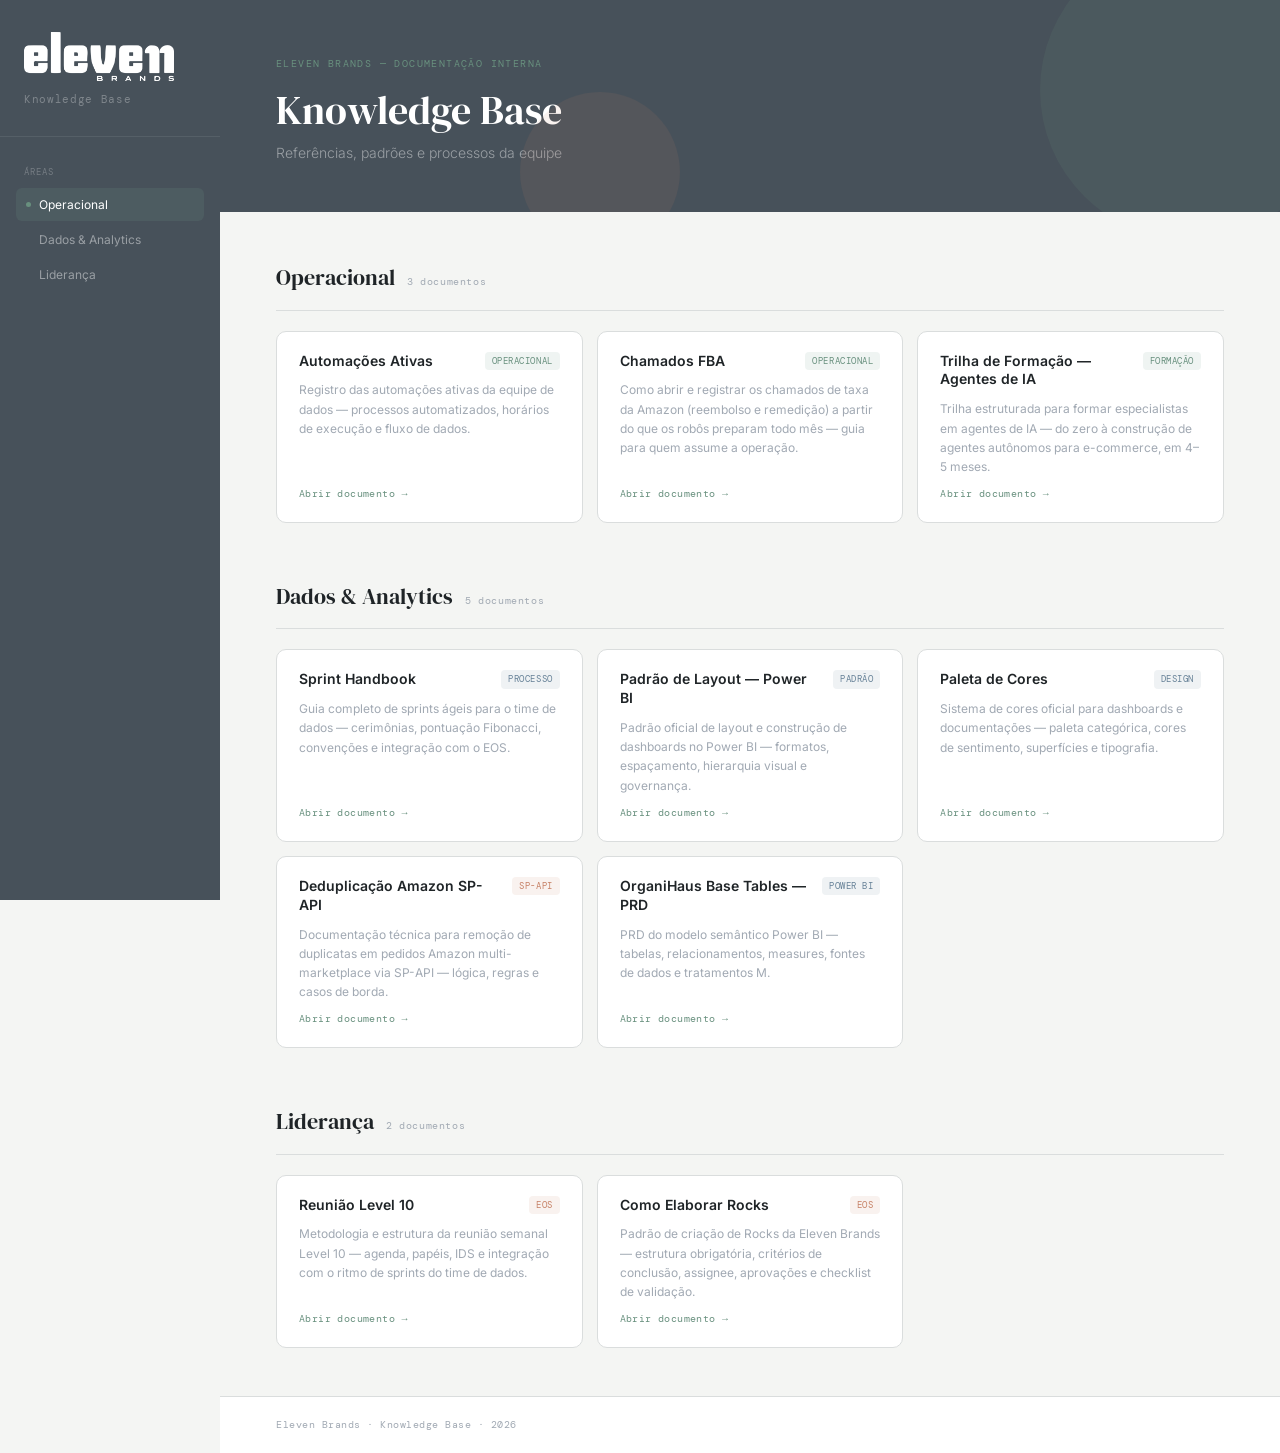
<file: docs/index.html>
<!DOCTYPE html>
<html lang="pt-BR">
<head>
<meta charset="UTF-8">
<meta name="viewport" content="width=device-width, initial-scale=1.0">
<title>Knowledge Base — Eleven Brands</title>
<link href="https://fonts.googleapis.com/css2?family=DM+Serif+Display&family=DM+Mono:wght@400;500&family=Inter:wght@300;400;500;600&display=swap" rel="stylesheet">
<style>
  /* ── VARIABLES ── */
  :root {
    --sage: #68907E;
    --graphite: #47515A;
    --blue-gray: #668197;
    --terracotta: #C68065;
    --gray-mid: #A1A9B3;
    --bg-page: #F4F5F3;
    --bg-visual: #FFFFFF;
    --border: #DADDDD;
    --text-title: #1F2427;
    --text-label: #47515A;
    --font-serif: 'DM Serif Display', serif;
    --font-sans: 'Inter', sans-serif;
    --font-mono: 'DM Mono', monospace;
  }

  * { margin: 0; padding: 0; box-sizing: border-box; }

  body {
    font-family: var(--font-sans);
    background: var(--bg-page);
    color: var(--text-title);
    font-size: 14px;
    line-height: 1.6;
    display: flex;
    min-height: 100vh;
  }

  /* ── SIDEBAR ── */
  .sidebar {
    width: 220px;
    flex-shrink: 0;
    background: var(--graphite);
    min-height: 100vh;
    position: fixed;
    top: 0; left: 0; bottom: 0;
    display: flex;
    flex-direction: column;
    padding: 32px 0;
    z-index: 10;
  }
  .sidebar-logo {
    padding: 0 24px 28px;
    border-bottom: 1px solid rgba(255,255,255,0.08);
    margin-bottom: 24px;
  }
  .sidebar-logo-img {
    width: 100%;
    max-width: 150px;
    height: auto;
    display: block;
  }
  .sidebar-logo-sub {
    font-family: var(--font-mono);
    font-size: 11px;
    letter-spacing: 0.06em;
    color: rgba(255,255,255,0.3);
    margin-top: 10px;
  }
  .sidebar-nav { padding: 0 16px; display: flex; flex-direction: column; gap: 2px; }
  .sidebar-section-label {
    font-family: var(--font-mono);
    font-size: 9px;
    text-transform: uppercase;
    letter-spacing: 0.12em;
    color: rgba(255,255,255,0.25);
    padding: 0 8px;
    margin-bottom: 6px;
    margin-top: 4px;
  }
  .sidebar-link {
    display: flex;
    align-items: center;
    gap: 8px;
    padding: 7px 10px;
    border-radius: 6px;
    font-size: 12px;
    color: rgba(255,255,255,0.45);
    text-decoration: none;
    transition: background 0.15s, color 0.15s;
  }
  .sidebar-link:hover { background: rgba(255,255,255,0.07); color: rgba(255,255,255,0.8); }
  .sidebar-link.active { background: rgba(104,144,126,0.18); color: #fff; }
  .sidebar-dot {
    width: 5px; height: 5px;
    border-radius: 50%;
    background: var(--sage);
    flex-shrink: 0;
    opacity: 0;
    transition: opacity 0.15s;
  }
  .sidebar-link.active .sidebar-dot { opacity: 1; }

  /* ── MAIN ── */
  .main {
    margin-left: 220px;
    flex: 1;
    min-height: 100vh;
    display: flex;
    flex-direction: column;
  }

  /* ── HERO ── */
  .hero {
    background: var(--graphite);
    padding: 56px 56px 48px;
    position: relative;
    overflow: hidden;
  }
  .hero::before {
    content: '';
    position: absolute;
    top: -60px; right: -60px;
    width: 300px; height: 300px;
    border-radius: 50%;
    background: var(--sage);
    opacity: 0.12;
  }
  .hero::after {
    content: '';
    position: absolute;
    bottom: -40px; left: 300px;
    width: 160px; height: 160px;
    border-radius: 50%;
    background: var(--terracotta);
    opacity: 0.1;
  }
  .hero-label {
    font-family: var(--font-mono);
    font-size: 10px;
    letter-spacing: 0.14em;
    text-transform: uppercase;
    color: var(--sage);
    margin-bottom: 16px;
  }
  .hero h1 {
    font-family: var(--font-serif);
    font-size: 40px;
    font-weight: 400;
    color: #fff;
    line-height: 1.1;
    margin-bottom: 10px;
  }
  .hero-sub {
    font-size: 14px;
    color: rgba(255,255,255,0.45);
    font-weight: 300;
  }

  /* ── CONTENT ── */
  .content {
    flex: 1;
    padding: 48px 56px;
    display: flex;
    flex-direction: column;
    gap: 56px;
  }

  /* ── GROUP ── */
  .group-header {
    display: flex;
    align-items: baseline;
    gap: 12px;
    margin-bottom: 20px;
    padding-bottom: 14px;
    border-bottom: 1px solid var(--border);
  }
  .group-title {
    font-family: var(--font-serif);
    font-size: 22px;
    font-weight: 400;
    color: var(--text-title);
  }
  .group-count {
    font-family: var(--font-mono);
    font-size: 10px;
    color: var(--gray-mid);
    letter-spacing: 0.06em;
  }

  /* ── DOC GRID ── */
  .doc-grid {
    display: grid;
    grid-template-columns: repeat(auto-fill, minmax(260px, 1fr));
    gap: 14px;
  }
  .doc-card {
    background: var(--bg-visual);
    border: 1px solid var(--border);
    border-radius: 10px;
    padding: 20px 22px;
    text-decoration: none;
    display: flex;
    flex-direction: column;
    gap: 10px;
    transition: border-color 0.15s, box-shadow 0.15s;
  }
  .doc-card:hover {
    border-color: var(--sage);
    box-shadow: 0 2px 12px rgba(104,144,126,0.1);
  }
  .doc-card-top {
    display: flex;
    align-items: flex-start;
    justify-content: space-between;
    gap: 10px;
  }
  .doc-card-title {
    font-weight: 600;
    font-size: 14px;
    color: var(--text-title);
    line-height: 1.35;
  }
  .doc-card-tag {
    font-family: var(--font-mono);
    font-size: 9px;
    padding: 2px 7px;
    border-radius: 4px;
    background: rgba(104,144,126,0.1);
    color: var(--sage);
    text-transform: uppercase;
    letter-spacing: 0.06em;
    white-space: nowrap;
    flex-shrink: 0;
  }
  .doc-card-tag.blue { background: rgba(102,129,151,0.1); color: var(--blue-gray); }
  .doc-card-tag.terra { background: rgba(198,128,101,0.1); color: var(--terracotta); }
  .doc-card-desc {
    font-size: 12px;
    color: var(--gray-mid);
    line-height: 1.6;
    flex: 1;
  }
  .doc-card-action {
    font-family: var(--font-mono);
    font-size: 10px;
    color: var(--sage);
    letter-spacing: 0.04em;
  }

  /* ── FOOTER ── */
  .footer {
    padding: 20px 56px;
    border-top: 1px solid var(--border);
    font-family: var(--font-mono);
    font-size: 10px;
    color: var(--gray-mid);
    letter-spacing: 0.05em;
    background: var(--bg-visual);
  }
</style>
</head>
<body>

<!-- SIDEBAR -->
<aside class="sidebar">
  <div class="sidebar-logo">
    <img class="sidebar-logo-img" src="./11_brands/assets/eleven-brands-logo.png" alt="Eleven Brands">
    <div class="sidebar-logo-sub">Knowledge Base</div>
  </div>
  <nav class="sidebar-nav">
    <div class="sidebar-section-label">Áreas</div>
    <a href="#operacional" class="sidebar-link" data-section="operacional">
      <span class="sidebar-dot"></span> Operacional
    </a>
    <a href="#dados" class="sidebar-link" data-section="dados">
      <span class="sidebar-dot"></span> Dados & Analytics
    </a>
    <a href="#lideranca" class="sidebar-link" data-section="lideranca">
      <span class="sidebar-dot"></span> Liderança
    </a>
  </nav>
</aside>

<!-- MAIN -->
<div class="main">

  <!-- HERO -->
  <div class="hero">
    <div class="hero-label">Eleven Brands — Documentação Interna</div>
    <h1>Knowledge Base</h1>
    <div class="hero-sub">Referências, padrões e processos da equipe</div>
  </div>

  <!-- CONTENT -->
  <div class="content">

    <!-- GROUP: OPERACIONAL -->
    <section class="group" id="operacional">
      <div class="group-header">
        <h2 class="group-title">Operacional</h2>
        <span class="group-count">3 documentos</span>
      </div>
      <div class="doc-grid">

        <a class="doc-card" href="./11_brands/operacional/automations.html">
          <div class="doc-card-top">
            <h3 class="doc-card-title">Automações Ativas</h3>
            <span class="doc-card-tag">Operacional</span>
          </div>
          <p class="doc-card-desc">Registro das automações ativas da equipe de dados — processos automatizados, horários de execução e fluxo de dados.</p>
          <span class="doc-card-action">Abrir documento →</span>
        </a>

        <a class="doc-card" href="./11_brands/operacional/chamados_fba.html">
          <div class="doc-card-top">
            <h3 class="doc-card-title">Chamados FBA</h3>
            <span class="doc-card-tag">Operacional</span>
          </div>
          <p class="doc-card-desc">Como abrir e registrar os chamados de taxa da Amazon (reembolso e remedição) a partir do que os robôs preparam todo mês — guia para quem assume a operação.</p>
          <span class="doc-card-action">Abrir documento →</span>
        </a>

        <a class="doc-card" href="./11_brands/operacional/recommended_courses.html">
          <div class="doc-card-top">
            <h3 class="doc-card-title">Trilha de Formação — Agentes de IA</h3>
            <span class="doc-card-tag">Formação</span>
          </div>
          <p class="doc-card-desc">Trilha estruturada para formar especialistas em agentes de IA — do zero à construção de agentes autônomos para e-commerce, em 4–5 meses.</p>
          <span class="doc-card-action">Abrir documento →</span>
        </a>

      </div>
    </section>

    <!-- GROUP: DADOS & ANALYTICS -->
    <section class="group" id="dados">
      <div class="group-header">
        <h2 class="group-title">Dados & Analytics</h2>
        <span class="group-count">5 documentos</span>
      </div>
      <div class="doc-grid">

        <a class="doc-card" href="./11_brands/dados-analytics/data_sprint_handbook.html">
          <div class="doc-card-top">
            <h3 class="doc-card-title">Sprint Handbook</h3>
            <span class="doc-card-tag blue">Processo</span>
          </div>
          <p class="doc-card-desc">Guia completo de sprints ágeis para o time de dados — cerimônias, pontuação Fibonacci, convenções e integração com o EOS.</p>
          <span class="doc-card-action">Abrir documento →</span>
        </a>

        <a class="doc-card" href="./11_brands/dados-analytics/layout_standard_for_power_bi.html">
          <div class="doc-card-top">
            <h3 class="doc-card-title">Padrão de Layout — Power BI</h3>
            <span class="doc-card-tag blue">Padrão</span>
          </div>
          <p class="doc-card-desc">Padrão oficial de layout e construção de dashboards no Power BI — formatos, espaçamento, hierarquia visual e governança.</p>
          <span class="doc-card-action">Abrir documento →</span>
        </a>

        <a class="doc-card" href="./11_brands/dados-analytics/color_palette.html">
          <div class="doc-card-top">
            <h3 class="doc-card-title">Paleta de Cores</h3>
            <span class="doc-card-tag blue">Design</span>
          </div>
          <p class="doc-card-desc">Sistema de cores oficial para dashboards e documentações — paleta categórica, cores de sentimento, superfícies e tipografia.</p>
          <span class="doc-card-action">Abrir documento →</span>
        </a>

        <a class="doc-card" href="./11_brands/dados-analytics/amazon_multimarketplace_dedup.html">
          <div class="doc-card-top">
            <h3 class="doc-card-title">Deduplicação Amazon SP-API</h3>
            <span class="doc-card-tag terra">SP-API</span>
          </div>
          <p class="doc-card-desc">Documentação técnica para remoção de duplicatas em pedidos Amazon multi-marketplace via SP-API — lógica, regras e casos de borda.</p>
          <span class="doc-card-action">Abrir documento →</span>
        </a>

        <a class="doc-card" href="./11_brands/dados-analytics/organihaus_base_tables_prd.html">
          <div class="doc-card-top">
            <h3 class="doc-card-title">OrganiHaus Base Tables — PRD</h3>
            <span class="doc-card-tag blue">Power BI</span>
          </div>
          <p class="doc-card-desc">PRD do modelo semântico Power BI — tabelas, relacionamentos, measures, fontes de dados e tratamentos M.</p>
          <span class="doc-card-action">Abrir documento →</span>
        </a>

      </div>
    </section>

    <!-- GROUP: LIDERANÇA -->
    <section class="group" id="lideranca">
      <div class="group-header">
        <h2 class="group-title">Liderança</h2>
        <span class="group-count">2 documentos</span>
      </div>
      <div class="doc-grid">

        <a class="doc-card" href="./11_brands/lideranca/l10_meetings.html">
          <div class="doc-card-top">
            <h3 class="doc-card-title">Reunião Level 10</h3>
            <span class="doc-card-tag terra">EOS</span>
          </div>
          <p class="doc-card-desc">Metodologia e estrutura da reunião semanal Level 10 — agenda, papéis, IDS e integração com o ritmo de sprints do time de dados.</p>
          <span class="doc-card-action">Abrir documento →</span>
        </a>

        <a class="doc-card" href="./11_brands/lideranca/rocks_sop.html">
          <div class="doc-card-top">
            <h3 class="doc-card-title">Como Elaborar Rocks</h3>
            <span class="doc-card-tag terra">EOS</span>
          </div>
          <p class="doc-card-desc">Padrão de criação de Rocks da Eleven Brands — estrutura obrigatória, critérios de conclusão, assignee, aprovações e checklist de validação.</p>
          <span class="doc-card-action">Abrir documento →</span>
        </a>

      </div>
    </section>

  </div><!-- /content -->

  <div class="footer">
    Eleven Brands · Knowledge Base · 2026
  </div>

</div><!-- /main -->

<script>
  const links = document.querySelectorAll('.sidebar-link[data-section]');
  const sections = Array.from(links).map(l => document.getElementById(l.dataset.section)).filter(Boolean);

  function setActive() {
    let current = sections[0];
    sections.forEach(s => { if (s.getBoundingClientRect().top <= 120) current = s; });
    links.forEach(l => l.classList.toggle('active', l.dataset.section === current.id));
  }

  window.addEventListener('scroll', setActive, { passive: true });
  setActive();
</script>

</body>
</html>
</file>
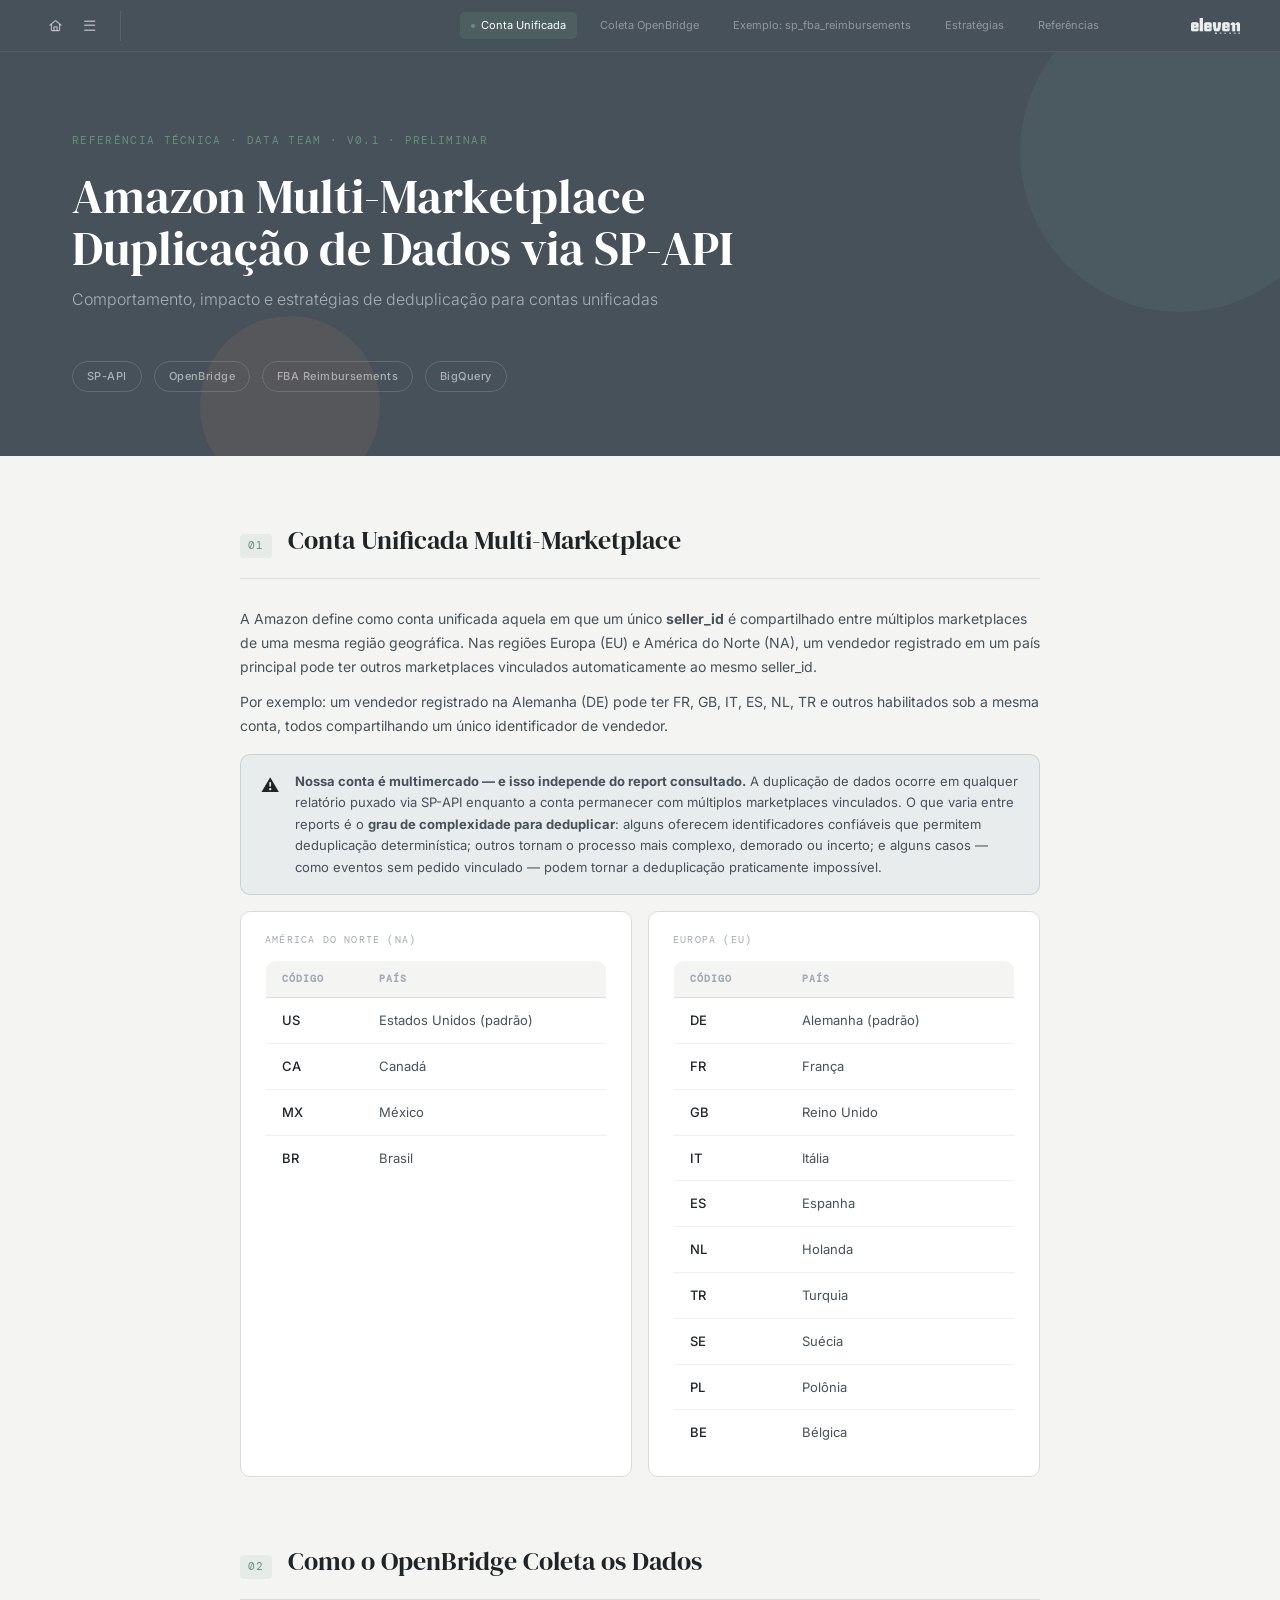
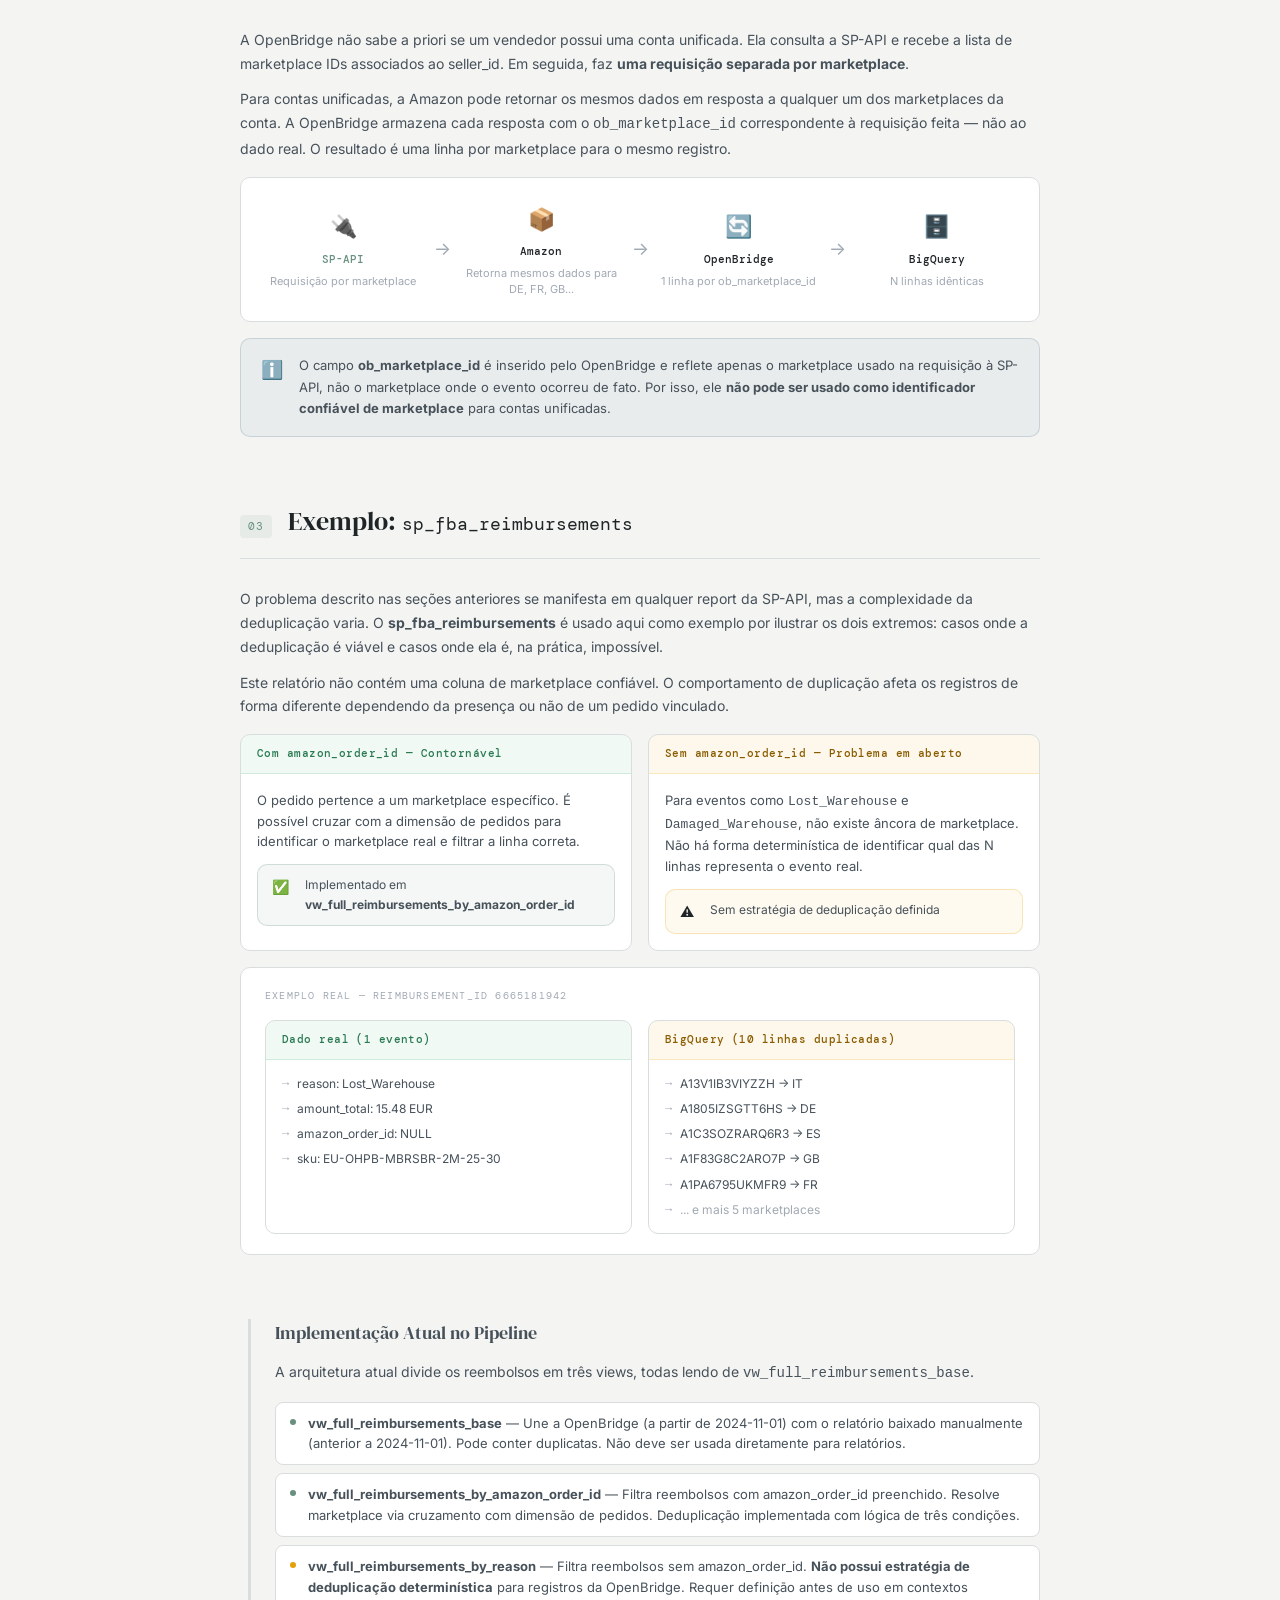
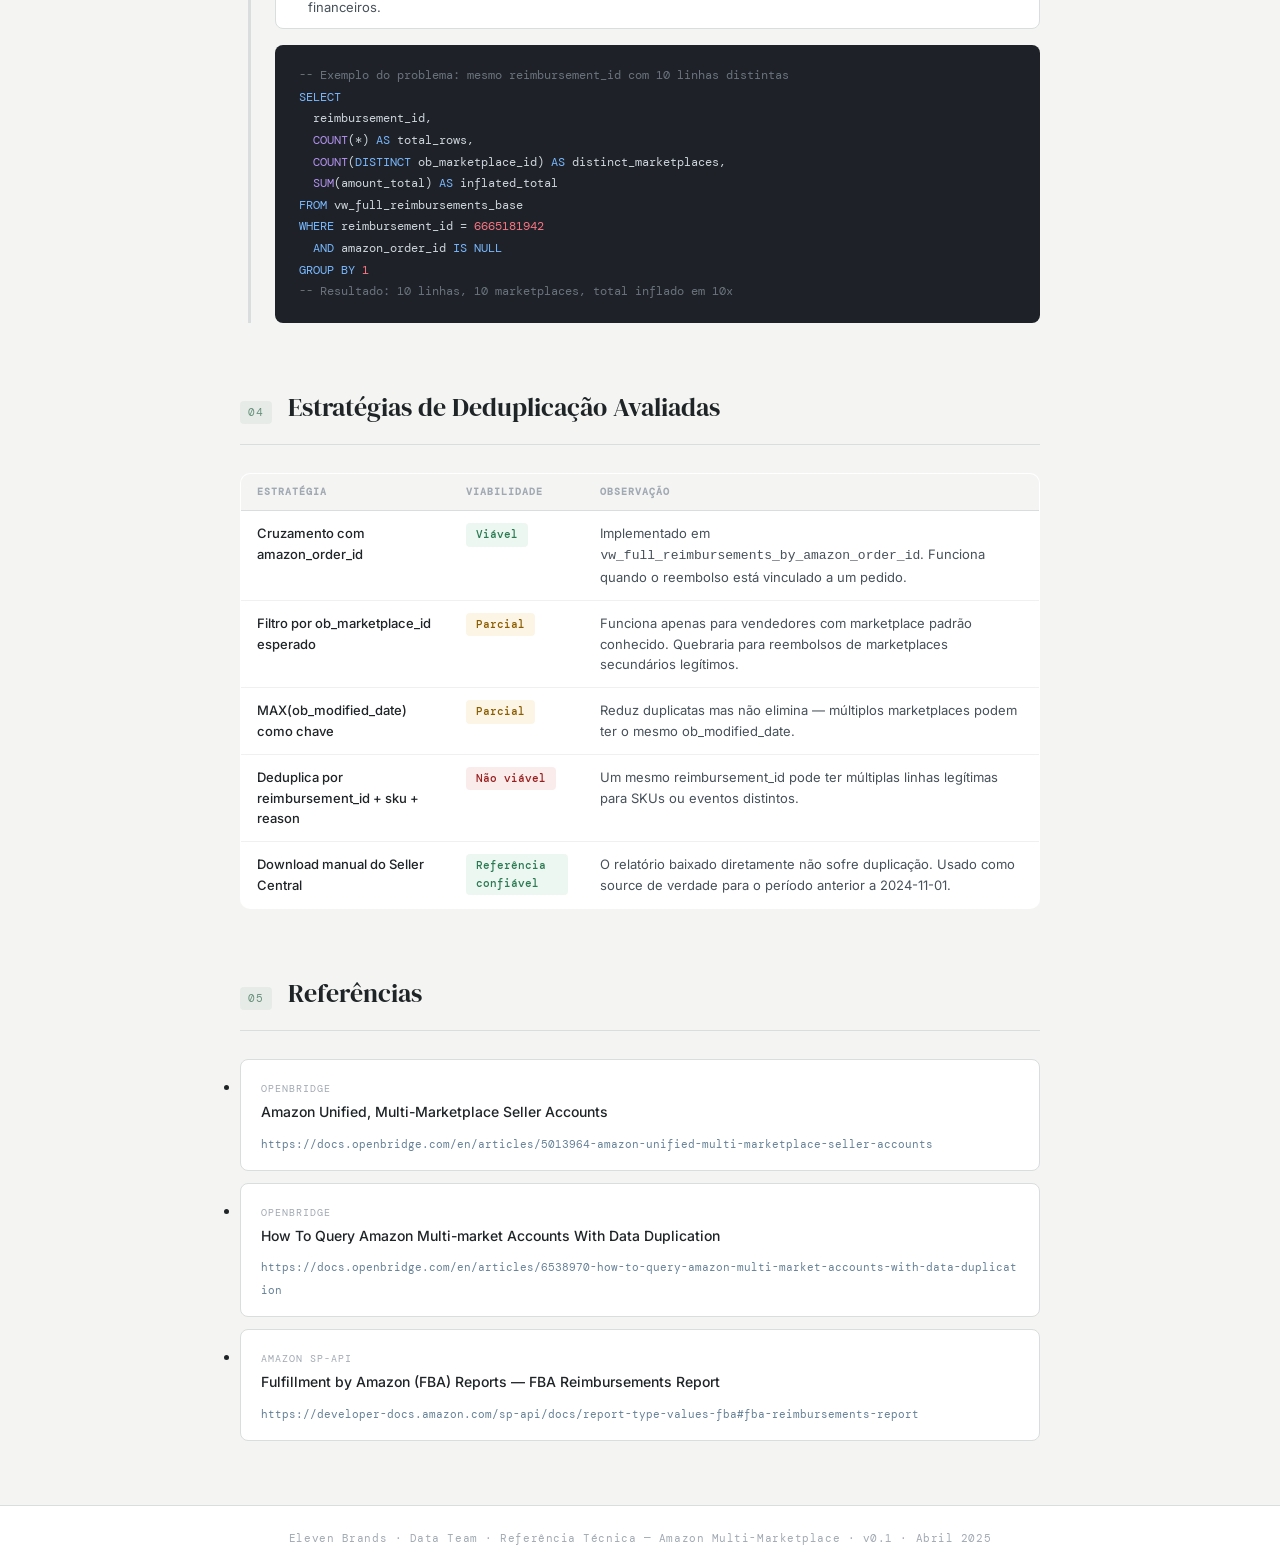
<file: docs/11_brands/dados-analytics/amazon_multimarketplace_dedup.html>
<!DOCTYPE html>
<html lang="pt-BR">
<head>
  <meta charset="UTF-8" />
  <meta name="viewport" content="width=device-width, initial-scale=1.0" />
  <title>Amazon Multi-Marketplace — Duplicação de Dados via SP-API</title>
  <link href="https://fonts.googleapis.com/css2?family=DM+Serif+Display&family=DM+Mono:wght@400;500&family=Inter:wght@300;400;500;600&display=swap" rel="stylesheet" />
  <link rel="stylesheet" href="../assets/style.css">
  <link rel="stylesheet" href="./amazon_multimarketplace_dedup.css">
</head>
<body>

<header class="site-header">
  <div class="nav-actions">
    <a href="../../index.html" class="nav-back" title="Voltar para a Knowledge Base" aria-label="Voltar para a Knowledge Base"><svg width="15" height="15" viewBox="0 0 24 24" fill="none" stroke="currentColor" stroke-width="2" stroke-linecap="round" stroke-linejoin="round"><path d="M3 11.5 12 4l9 7.5"/><path d="M5.5 10v9a1 1 0 0 0 1 1h11a1 1 0 0 0 1-1v-9"/><path d="M9.5 20v-6h5v6"/></svg></a>
    <button class="nav-menu-toggle" id="nav-menu-toggle" aria-label="Abrir menu de documentos">☰</button>
  </div>
  <div id="nav-logo" class="nav-logo">
    Multi-Marketplace
    <span>Referência Técnica · Eleven Brands</span>
  </div>
  <nav class="nav">
    <div class="nav-links">
      <a href="#conta"><span class="nav-dot"></span> Conta Unificada</a>
      <a href="#coleta"><span class="nav-dot"></span> Coleta OpenBridge</a>
      <a href="#impacto"><span class="nav-dot"></span> Exemplo: sp_fba_reimbursements</a>
      <a href="#estrategias"><span class="nav-dot"></span> Estratégias</a>
      <a href="#referencias"><span class="nav-dot"></span> Referências</a>
    </div>
  </nav>
  <img src="../assets/eleven-brands-logo.png" alt="Eleven Brands" class="nav-brand-logo">
</header>
<div class="nav-menu-panel" id="nav-menu-panel"></div>

<div class="main">

<div class="cover">
  <div class="cover-label">Referência Técnica · Data Team · v0.1 · Preliminar</div>
  <h1>Amazon Multi-Marketplace<br>Duplicação de Dados via SP-API</h1>
  <p class="cover-sub">Comportamento, impacto e estratégias de deduplicação para contas unificadas</p>
  <div class="cover-tags">
    <span class="cover-tag">SP-API</span>
    <span class="cover-tag">OpenBridge</span>
    <span class="cover-tag">FBA Reimbursements</span>
    <span class="cover-tag">BigQuery</span>
  </div>
</div>

<div class="doc-body">
  <!-- 01 -->
  <div class="section" id="conta">
    <div class="section-header">
      <span class="section-number">01</span>
      <h2 class="section-title">Conta Unificada Multi-Marketplace</h2>
    </div>
    <div class="prose">
      <p>A Amazon define como conta unificada aquela em que um único <strong>seller_id</strong> é compartilhado entre múltiplos marketplaces de uma mesma região geográfica. Nas regiões Europa (EU) e América do Norte (NA), um vendedor registrado em um país principal pode ter outros marketplaces vinculados automaticamente ao mesmo seller_id.</p>
      <p>Por exemplo: um vendedor registrado na Alemanha (DE) pode ter FR, GB, IT, ES, NL, TR e outros habilitados sob a mesma conta, todos compartilhando um único identificador de vendedor.</p>
    </div>
    <div class="callout blue">
      <div class="callout-icon">⚠️</div>
      <div class="callout-text"><strong>Nossa conta é multimercado — e isso independe do report consultado.</strong> A duplicação de dados ocorre em qualquer relatório puxado via SP-API enquanto a conta permanecer com múltiplos marketplaces vinculados. O que varia entre reports é o <strong>grau de complexidade para deduplicar</strong>: alguns oferecem identificadores confiáveis que permitem deduplicação determinística; outros tornam o processo mais complexo, demorado ou incerto; e alguns casos — como eventos sem pedido vinculado — podem tornar a deduplicação praticamente impossível.</div>
    </div>
    <div class="two-col">
      <div class="info-card" style="margin-top:0;">
        <div class="info-card-title">América do Norte (NA)</div>
        <table class="data-table" style="margin-top:8px;">
          <thead><tr><th>Código</th><th>País</th></tr></thead>
          <tbody>
            <tr><td>US</td><td>Estados Unidos (padrão)</td></tr>
            <tr><td>CA</td><td>Canadá</td></tr>
            <tr><td>MX</td><td>México</td></tr>
            <tr><td>BR</td><td>Brasil</td></tr>
          </tbody>
        </table>
      </div>

      <div class="info-card" style="margin-top:0;">
        <div class="info-card-title">Europa (EU)</div>
        <table class="data-table" style="margin-top:8px;">
          <thead><tr><th>Código</th><th>País</th></tr></thead>
          <tbody>
            <tr><td>DE</td><td>Alemanha (padrão)</td></tr>
            <tr><td>FR</td><td>França</td></tr>
            <tr><td>GB</td><td>Reino Unido</td></tr>
            <tr><td>IT</td><td>Itália</td></tr>
            <tr><td>ES</td><td>Espanha</td></tr>
            <tr><td>NL</td><td>Holanda</td></tr>
            <tr><td>TR</td><td>Turquia</td></tr>
            <tr><td>SE</td><td>Suécia</td></tr>
            <tr><td>PL</td><td>Polônia</td></tr>
            <tr><td>BE</td><td>Bélgica</td></tr>
          </tbody>
        </table>
      </div>
    </div>
  </div>

  <!-- 02 -->
  <div class="section" id="coleta">
    <div class="section-header">
      <span class="section-number">02</span>
      <h2 class="section-title">Como o OpenBridge Coleta os Dados</h2>
    </div>
    <div class="prose">
      <p>A OpenBridge não sabe a priori se um vendedor possui uma conta unificada. Ela consulta a SP-API e recebe a lista de marketplace IDs associados ao seller_id. Em seguida, faz <strong>uma requisição separada por marketplace</strong>.</p>
      <p>Para contas unificadas, a Amazon pode retornar os mesmos dados em resposta a qualquer um dos marketplaces da conta. A OpenBridge armazena cada resposta com o <code>ob_marketplace_id</code> correspondente à requisição feita — não ao dado real. O resultado é uma linha por marketplace para o mesmo registro.</p>
    </div>
    <div class="flow">
      <div class="flow-step highlight">
        <div class="flow-step-icon">🔌</div>
        <div class="flow-step-label">SP-API</div>
        <div class="flow-step-sub">Requisição por marketplace</div>
      </div>
      <div class="flow-arrow">→</div>
      <div class="flow-step">
        <div class="flow-step-icon">📦</div>
        <div class="flow-step-label">Amazon</div>
        <div class="flow-step-sub">Retorna mesmos dados para DE, FR, GB...</div>
      </div>
      <div class="flow-arrow">→</div>
      <div class="flow-step">
        <div class="flow-step-icon">🔄</div>
        <div class="flow-step-label">OpenBridge</div>
        <div class="flow-step-sub">1 linha por ob_marketplace_id</div>
      </div>
      <div class="flow-arrow">→</div>
      <div class="flow-step">
        <div class="flow-step-icon">🗄️</div>
        <div class="flow-step-label">BigQuery</div>
        <div class="flow-step-sub">N linhas idênticas</div>
      </div>
    </div>
    <div class="callout blue">
      <div class="callout-icon">ℹ️</div>
      <div class="callout-text">O campo <strong>ob_marketplace_id</strong> é inserido pelo OpenBridge e reflete apenas o marketplace usado na requisição à SP-API, não o marketplace onde o evento ocorreu de fato. Por isso, ele <strong>não pode ser usado como identificador confiável de marketplace</strong> para contas unificadas.</div>
    </div>
  </div>

  <!-- 03 -->
  <div class="section" id="impacto">
    <div class="section-header">
      <span class="section-number">03</span>
      <h2 class="section-title">Exemplo: <code style="font-family:var(--font-mono);font-size:18px;">sp_fba_reimbursements</code></h2>
    </div>
    <div class="prose">
      <p>O problema descrito nas seções anteriores se manifesta em qualquer report da SP-API, mas a complexidade da deduplicação varia. O <strong>sp_fba_reimbursements</strong> é usado aqui como exemplo por ilustrar os dois extremos: casos onde a deduplicação é viável e casos onde ela é, na prática, impossível.</p>
      <p>Este relatório não contém uma coluna de marketplace confiável. O comportamento de duplicação afeta os registros de forma diferente dependendo da presença ou não de um pedido vinculado.</p>
    </div>
    <div class="two-col">
      <div class="gov-card">
        <div class="gov-card-header can">Com amazon_order_id — Contornável</div>
        <div class="gov-card-body">
          <p style="font-size:13px; color:var(--text-label); line-height:1.6; margin-bottom:12px;">O pedido pertence a um marketplace específico. É possível cruzar com a dimensão de pedidos para identificar o marketplace real e filtrar a linha correta.</p>
          <div class="callout" style="padding:10px 14px; margin-top:0;">
            <div class="callout-icon" style="font-size:14px;">✅</div>
            <div class="callout-text" style="font-size:12px;">Implementado em <strong>vw_full_reimbursements_by_amazon_order_id</strong></div>
          </div>
        </div>
      </div>
      <div class="gov-card">
        <div class="gov-card-header cannot">Sem amazon_order_id — Problema em aberto</div>
        <div class="gov-card-body">
          <p style="font-size:13px; color:var(--text-label); line-height:1.6; margin-bottom:12px;">Para eventos como <code>Lost_Warehouse</code> e <code>Damaged_Warehouse</code>, não existe âncora de marketplace. Não há forma determinística de identificar qual das N linhas representa o evento real.</p>
          <div class="callout amber" style="padding:10px 14px; margin-top:0;">
            <div class="callout-icon" style="font-size:14px;">⚠️</div>
            <div class="callout-text" style="font-size:12px;">Sem estratégia de deduplicação definida</div>
          </div>
        </div>
      </div>
    </div>

    <div class="info-card">
      <div class="info-card-title">Exemplo real — reimbursement_id 6665181942</div>
      <div class="two-col">
        <div class="gov-card">
          <div class="gov-card-header can">Dado real (1 evento)</div>
          <div class="gov-card-body" style="padding:14px 16px;">
            <ul class="gov-list">
              <li>reason: Lost_Warehouse</li>
              <li>amount_total: 15.48 EUR</li>
              <li>amazon_order_id: NULL</li>
              <li>sku: EU-OHPB-MBRSBR-2M-25-30</li>
            </ul>
          </div>
        </div>
        <div class="gov-card">
          <div class="gov-card-header cannot">BigQuery (10 linhas duplicadas)</div>
          <div class="gov-card-body" style="padding:14px 16px;">
            <ul class="gov-list">
              <li>A13V1IB3VIYZZH → IT</li>
              <li>A1805IZSGTT6HS → DE</li>
              <li>A1C3SOZRARQ6R3 → ES</li>
              <li>A1F83G8C2ARO7P → GB</li>
              <li>A1PA6795UKMFR9 → FR</li>
              <li style="color:var(--gray-mid);">... e mais 5 marketplaces</li>
            </ul>
          </div>
        </div>
      </div>
    </div>
  </div>

  <!-- SUBSECAO: PIPELINE (dentro do exemplo sp_fba_reimbursements) -->
  <div class="section" id="pipeline" style="border-left: 3px solid var(--border); padding-left: 24px; margin-left: 8px;">
    <div class="section-header" style="border-bottom: none; margin-bottom: 12px; padding-bottom: 0;">
      <h3 class="section-title" style="font-size: 18px; color: var(--text-label);">Implementação Atual no Pipeline</h3>
    </div>
    <div class="prose">
      <p>A arquitetura atual divide os reembolsos em três views, todas lendo de <code>vw_full_reimbursements_base</code>.</p>
    </div>
    <div class="rules-list">
      <div class="rule-item">
        <div class="rule-dot"></div>
        <span><strong>vw_full_reimbursements_base</strong> — Une a OpenBridge (a partir de 2024-11-01) com o relatório baixado manualmente (anterior a 2024-11-01). Pode conter duplicatas. Não deve ser usada diretamente para relatórios.</span>
      </div>
      <div class="rule-item">
        <div class="rule-dot"></div>
        <span><strong>vw_full_reimbursements_by_amazon_order_id</strong> — Filtra reembolsos com amazon_order_id preenchido. Resolve marketplace via cruzamento com dimensão de pedidos. Deduplicação implementada com lógica de três condições.</span>
      </div>
      <div class="rule-item">
        <div class="rule-dot amber"></div>
        <span><strong>vw_full_reimbursements_by_reason</strong> — Filtra reembolsos sem amazon_order_id. <strong>Não possui estratégia de deduplicação determinística</strong> para registros da OpenBridge. Requer definição antes de uso em contextos financeiros.</span>
      </div>
    </div>

    <div class="code-block"><span class="c">-- Exemplo do problema: mesmo reimbursement_id com 10 linhas distintas</span>
<span class="k">SELECT</span>
  reimbursement_id,
  <span class="f">COUNT</span>(*) <span class="k">AS</span> total_rows,
  <span class="f">COUNT</span>(<span class="k">DISTINCT</span> ob_marketplace_id) <span class="k">AS</span> distinct_marketplaces,
  <span class="f">SUM</span>(amount_total) <span class="k">AS</span> inflated_total
<span class="k">FROM</span> vw_full_reimbursements_base
<span class="k">WHERE</span> reimbursement_id = <span class="s">6665181942</span>
  <span class="k">AND</span> amazon_order_id <span class="k">IS NULL</span>
<span class="k">GROUP BY</span> <span class="s">1</span>
<span class="c">-- Resultado: 10 linhas, 10 marketplaces, total inflado em 10x</span></div>
  </div>

  <!-- 04 -->
  <div class="section" id="estrategias">
    <div class="section-header">
      <span class="section-number">04</span>
      <h2 class="section-title">Estratégias de Deduplicação Avaliadas</h2>
    </div>
    <table class="data-table">
      <thead>
        <tr><th>Estratégia</th><th>Viabilidade</th><th>Observação</th></tr>
      </thead>
      <tbody>
        <tr>
          <td>Cruzamento com amazon_order_id</td>
          <td><span class="badge-ok">Viável</span></td>
          <td>Implementado em <code>vw_full_reimbursements_by_amazon_order_id</code>. Funciona quando o reembolso está vinculado a um pedido.</td>
        </tr>
        <tr>
          <td>Filtro por ob_marketplace_id esperado</td>
          <td><span class="badge-warn">Parcial</span></td>
          <td>Funciona apenas para vendedores com marketplace padrão conhecido. Quebraria para reembolsos de marketplaces secundários legítimos.</td>
        </tr>
        <tr>
          <td>MAX(ob_modified_date) como chave</td>
          <td><span class="badge-warn">Parcial</span></td>
          <td>Reduz duplicatas mas não elimina — múltiplos marketplaces podem ter o mesmo ob_modified_date.</td>
        </tr>
        <tr>
          <td>Deduplica por reimbursement_id + sku + reason</td>
          <td><span class="badge-block">Não viável</span></td>
          <td>Um mesmo reimbursement_id pode ter múltiplas linhas legítimas para SKUs ou eventos distintos.</td>
        </tr>
        <tr>
          <td>Download manual do Seller Central</td>
          <td><span class="badge-ok">Referência confiável</span></td>
          <td>O relatório baixado diretamente não sofre duplicação. Usado como source de verdade para o período anterior a 2024-11-01.</td>
        </tr>
      </tbody>
    </table>
  </div>

  <!-- 05 -->
  <div class="section" id="referencias">
    <div class="section-header">
      <span class="section-number">05</span>
      <h2 class="section-title">Referências</h2>
    </div>
    <ul class="ref-list">
      <li class="ref-item">
        <div class="ref-source">OpenBridge</div>
        <div class="ref-title">Amazon Unified, Multi-Marketplace Seller Accounts</div>
        <a class="ref-link" href="https://docs.openbridge.com/en/articles/5013964-amazon-unified-multi-marketplace-seller-accounts" target="_blank">https://docs.openbridge.com/en/articles/5013964-amazon-unified-multi-marketplace-seller-accounts</a>
      </li>
      <li class="ref-item">
        <div class="ref-source">OpenBridge</div>
        <div class="ref-title">How To Query Amazon Multi-market Accounts With Data Duplication</div>
        <a class="ref-link" href="https://docs.openbridge.com/en/articles/6538970-how-to-query-amazon-multi-market-accounts-with-data-duplication" target="_blank">https://docs.openbridge.com/en/articles/6538970-how-to-query-amazon-multi-market-accounts-with-data-duplication</a>
      </li>
      <li class="ref-item">
        <div class="ref-source">Amazon SP-API</div>
        <div class="ref-title">Fulfillment by Amazon (FBA) Reports — FBA Reimbursements Report</div>
        <a class="ref-link" href="https://developer-docs.amazon.com/sp-api/docs/report-type-values-fba#fba-reimbursements-report" target="_blank">https://developer-docs.amazon.com/sp-api/docs/report-type-values-fba#fba-reimbursements-report</a>
      </li>
    </ul>
  </div>

</div>

</div><!-- /.main -->

<div class="footer">
  Eleven Brands · Data Team · Referência Técnica — Amazon Multi-Marketplace · v0.1 · Abril 2025
</div>

<script src="../assets/nav.js"></script>
</body>
</html>
</file>
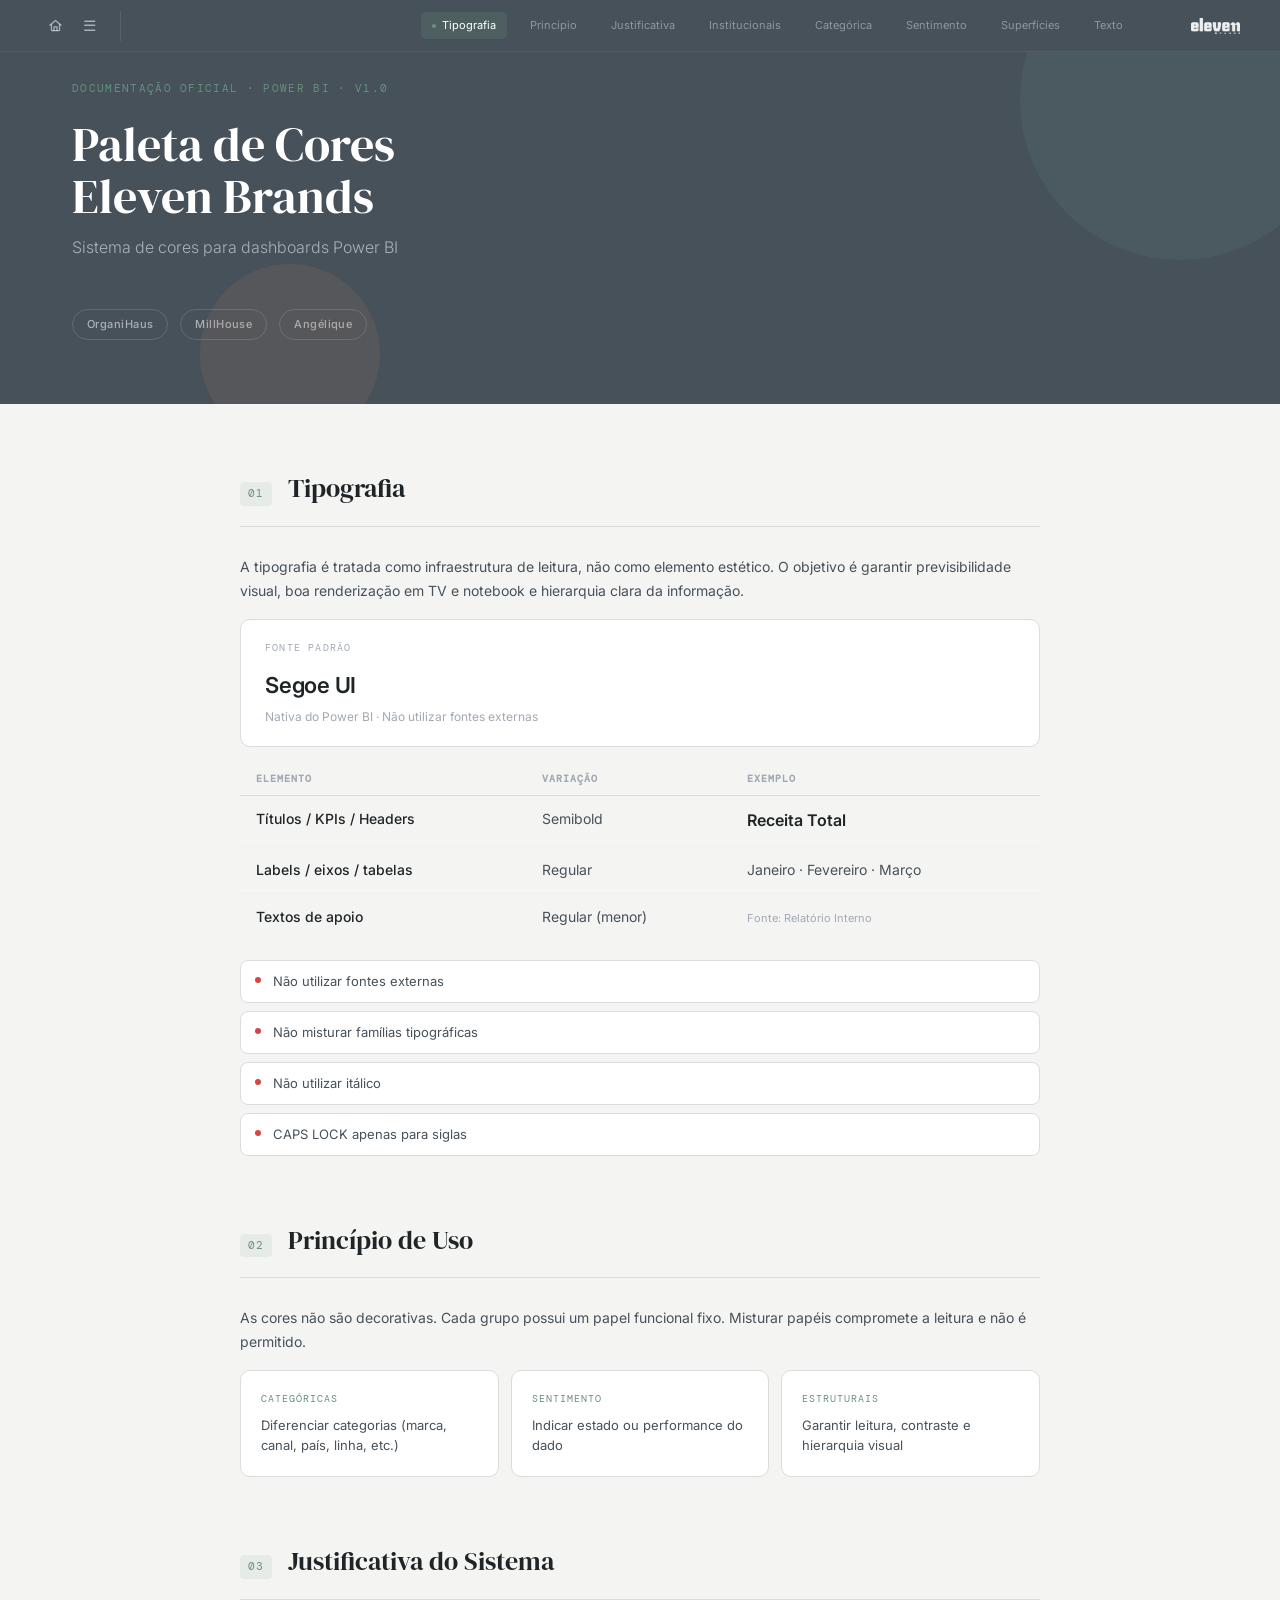
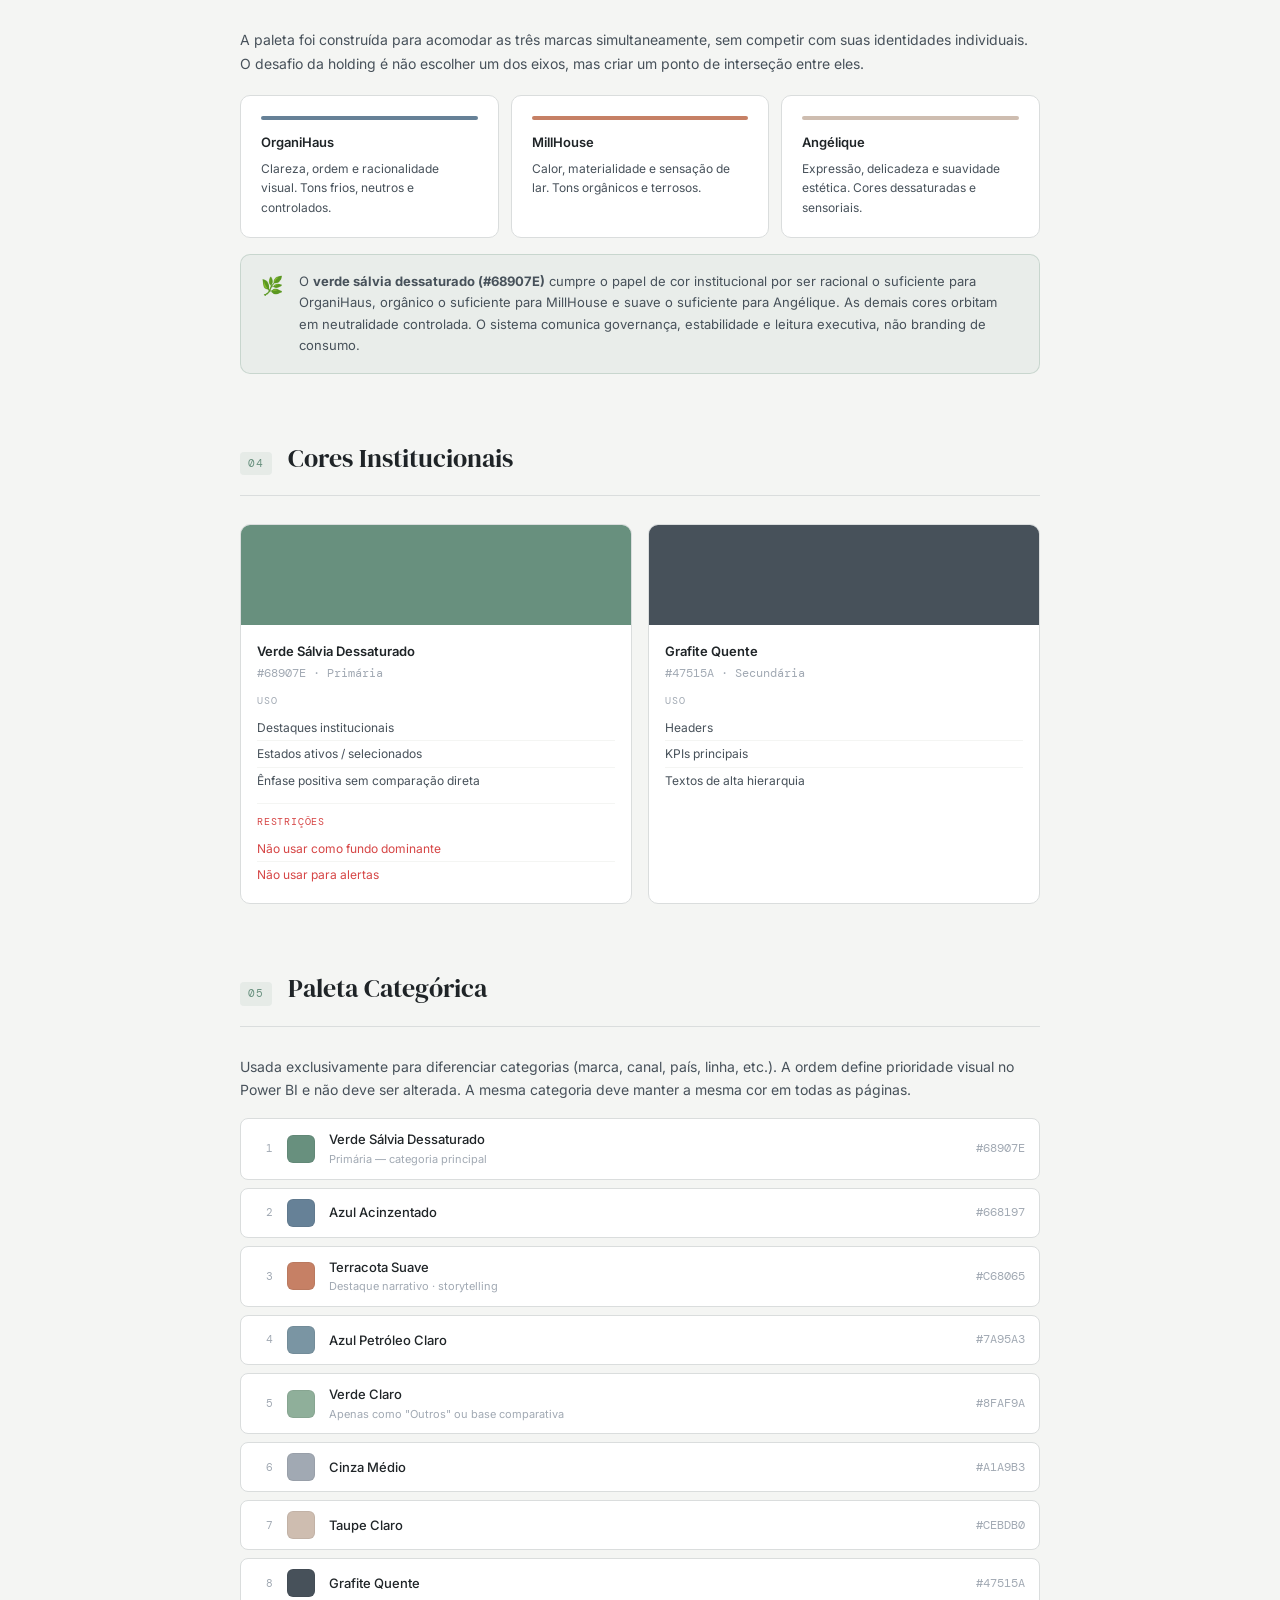
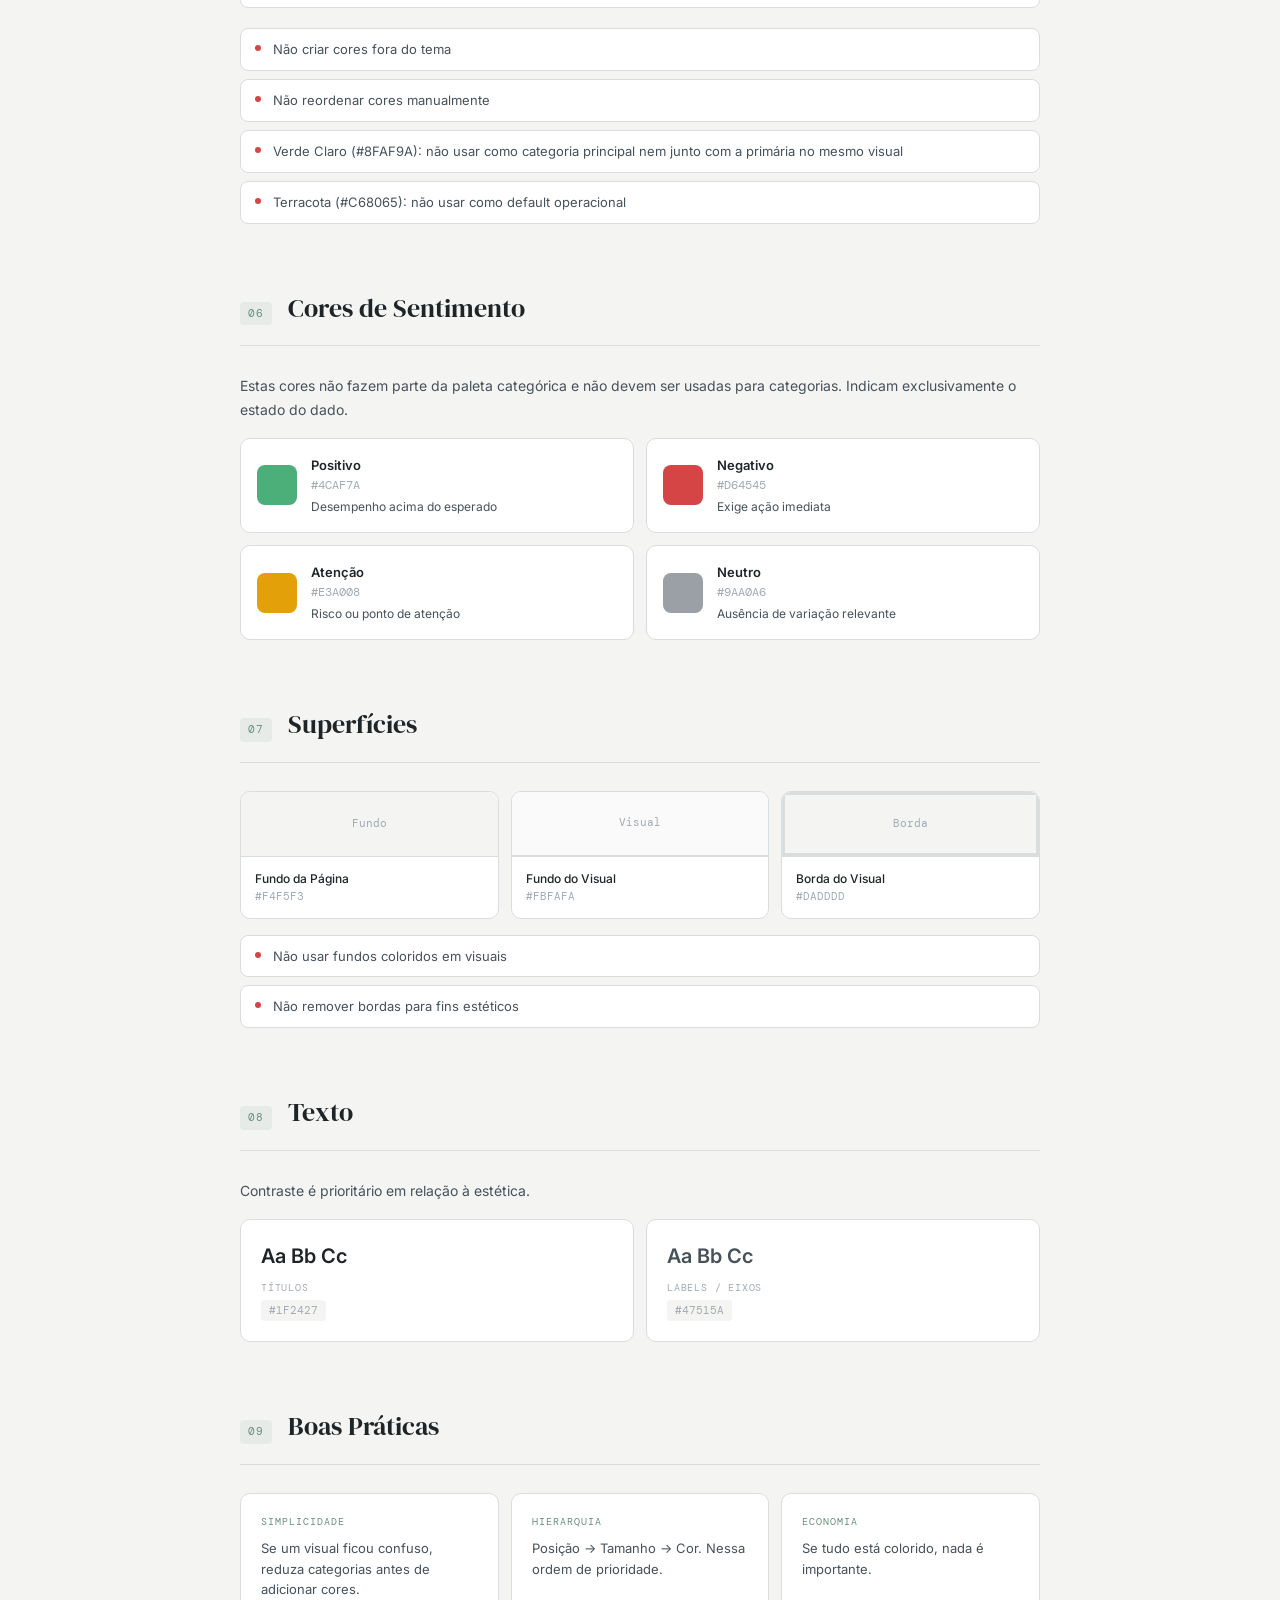
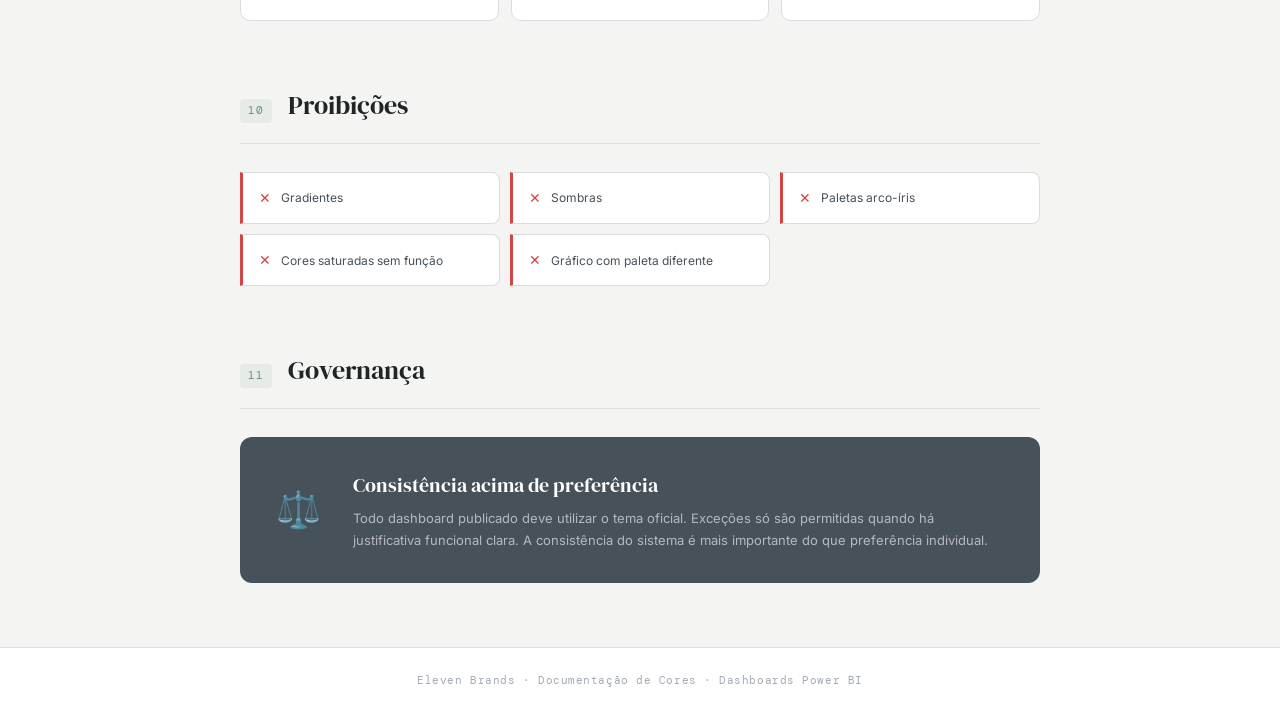
<file: docs/11_brands/dados-analytics/color_palette.html>
<!DOCTYPE html>
<html lang="pt-BR">
<head>
<meta charset="UTF-8">
<meta name="viewport" content="width=device-width, initial-scale=1.0">
<title>Documentação de Cores — Eleven Brands</title>
<link href="https://fonts.googleapis.com/css2?family=DM+Serif+Display&family=DM+Mono:wght@400;500&family=Inter:wght@300;400;500;600&display=swap" rel="stylesheet">
<link rel="stylesheet" href="../assets/style.css">
<link rel="stylesheet" href="./color_palette.css">
</head>
<body>

<!-- HEADER + NAV -->
<header class="site-header">
  <div class="nav-actions">
    <a href="../../index.html" class="nav-back" title="Voltar para a Knowledge Base" aria-label="Voltar para a Knowledge Base"><svg width="15" height="15" viewBox="0 0 24 24" fill="none" stroke="currentColor" stroke-width="2" stroke-linecap="round" stroke-linejoin="round"><path d="M3 11.5 12 4l9 7.5"/><path d="M5.5 10v9a1 1 0 0 0 1 1h11a1 1 0 0 0 1-1v-9"/><path d="M9.5 20v-6h5v6"/></svg></a>
    <button class="nav-menu-toggle" id="nav-menu-toggle" aria-label="Abrir menu de documentos">☰</button>
  </div>
  <div class="nav-logo" id="nav-logo">
    Paleta de Cores
    <span>Documentação · Eleven Brands</span>
  </div>
  <nav class="nav">
    <div class="nav-links">
      <a href="#tipografia"><span class="nav-dot"></span> Tipografia</a>
      <a href="#principio"><span class="nav-dot"></span> Princípio</a>
      <a href="#justificativa"><span class="nav-dot"></span> Justificativa</a>
      <a href="#institucionais"><span class="nav-dot"></span> Institucionais</a>
      <a href="#categorica"><span class="nav-dot"></span> Categórica</a>
      <a href="#sentimento"><span class="nav-dot"></span> Sentimento</a>
      <a href="#superficies"><span class="nav-dot"></span> Superfícies</a>
      <a href="#texto"><span class="nav-dot"></span> Texto</a>
      <a href="#praticas"><span class="nav-dot"></span> Boas Práticas</a>
      <a href="#proibicoes"><span class="nav-dot"></span> Proibições</a>
      <a href="#governanca"><span class="nav-dot"></span> Governança</a>
    </div>
  </nav>
  <img src="../assets/eleven-brands-logo.png" alt="Eleven Brands" class="nav-brand-logo">
</header>
<div class="nav-menu-panel" id="nav-menu-panel"></div>

<!-- COVER -->
<div class="cover">
  <div class="cover-label">Documentação Oficial · Power BI · v1.0</div>
  <h1>Paleta de Cores<br>Eleven Brands</h1>
  <p class="cover-sub">Sistema de cores para dashboards Power BI</p>
  <div class="cover-tags">
    <span class="cover-tag">OrganiHaus</span>
    <span class="cover-tag">MillHouse</span>
    <span class="cover-tag">Angélique</span>
  </div>
</div>

<div class="doc-body">

  <!-- SEÇÃO 1 — TIPOGRAFIA -->
  <div class="section" id="tipografia">
    <div class="section-header">
      <span class="section-number">01</span>
      <h2 class="section-title">Tipografia</h2>
    </div>
    <div class="prose">
      <p>A tipografia é tratada como infraestrutura de leitura, não como elemento estético. O objetivo é garantir previsibilidade visual, boa renderização em TV e notebook e hierarquia clara da informação.</p>
    </div>

    <div class="info-card">
      <div class="info-card-title">Fonte padrão</div>
      <div style="font-size:22px; font-weight:600; color:var(--text-title); letter-spacing:-0.01em;">Segoe UI</div>
      <div style="font-size:12px; color:var(--gray-mid); margin-top:4px;">Nativa do Power BI · Não utilizar fontes externas</div>
    </div>

    <table class="type-table" style="margin-top:16px;">
      <thead>
        <tr>
          <th>Elemento</th>
          <th>Variação</th>
          <th>Exemplo</th>
        </tr>
      </thead>
      <tbody>
        <tr>
          <td>Títulos / KPIs / Headers</td>
          <td>Semibold</td>
          <td><span class="font-semibold" style="font-size:16px; color:var(--text-title);">Receita Total</span></td>
        </tr>
        <tr>
          <td>Labels / eixos / tabelas</td>
          <td>Regular</td>
          <td><span class="font-regular" style="color:var(--text-label);">Janeiro · Fevereiro · Março</span></td>
        </tr>
        <tr>
          <td>Textos de apoio</td>
          <td>Regular (menor)</td>
          <td><span class="font-regular" style="font-size:11px; color:var(--gray-mid);">Fonte: Relatório Interno</span></td>
        </tr>
      </tbody>
    </table>

    <div class="rules-list" style="margin-top:20px;">
      <div class="rule-item"><div class="rule-dot red"></div><span>Não utilizar fontes externas</span></div>
      <div class="rule-item"><div class="rule-dot red"></div><span>Não misturar famílias tipográficas</span></div>
      <div class="rule-item"><div class="rule-dot red"></div><span>Não utilizar itálico</span></div>
      <div class="rule-item"><div class="rule-dot red"></div><span>CAPS LOCK apenas para siglas</span></div>
    </div>
  </div>

  <!-- SEÇÃO 2 — PRINCÍPIO DE USO -->
  <div class="section" id="principio">
    <div class="section-header">
      <span class="section-number">02</span>
      <h2 class="section-title">Princípio de Uso</h2>
    </div>
    <div class="prose">
      <p>As cores não são decorativas. Cada grupo possui um papel funcional fixo. Misturar papéis compromete a leitura e não é permitido.</p>
    </div>
    <div class="principles-grid">
      <div class="principle-card">
        <div class="principle-label">Categóricas</div>
        <div class="principle-text">Diferenciar categorias (marca, canal, país, linha, etc.)</div>
      </div>
      <div class="principle-card">
        <div class="principle-label">Sentimento</div>
        <div class="principle-text">Indicar estado ou performance do dado</div>
      </div>
      <div class="principle-card">
        <div class="principle-label">Estruturais</div>
        <div class="principle-text">Garantir leitura, contraste e hierarquia visual</div>
      </div>
    </div>
  </div>

  <!-- SEÇÃO 3 — JUSTIFICATIVA -->
  <div class="section" id="justificativa">
    <div class="section-header">
      <span class="section-number">03</span>
      <h2 class="section-title">Justificativa do Sistema</h2>
    </div>
    <div class="prose">
      <p>A paleta foi construída para acomodar as três marcas simultaneamente, sem competir com suas identidades individuais. O desafio da holding é não escolher um dos eixos, mas criar um ponto de interseção entre eles.</p>
    </div>

    <div class="brand-justify">
      <div class="brand-card">
        <div class="brand-bar" style="background: #668197;"></div>
        <div class="brand-card-name">OrganiHaus</div>
        <div class="brand-card-desc">Clareza, ordem e racionalidade visual. Tons frios, neutros e controlados.</div>
      </div>
      <div class="brand-card">
        <div class="brand-bar" style="background: #C68065;"></div>
        <div class="brand-card-name">MillHouse</div>
        <div class="brand-card-desc">Calor, materialidade e sensação de lar. Tons orgânicos e terrosos.</div>
      </div>
      <div class="brand-card">
        <div class="brand-bar" style="background: #CEBDB0;"></div>
        <div class="brand-card-name">Angélique</div>
        <div class="brand-card-desc">Expressão, delicadeza e suavidade estética. Cores dessaturadas e sensoriais.</div>
      </div>
    </div>

    <div class="callout">
      <div class="callout-icon">🌿</div>
      <div class="callout-text">O <strong>verde sálvia dessaturado (#68907E)</strong> cumpre o papel de cor institucional por ser racional o suficiente para OrganiHaus, orgânico o suficiente para MillHouse e suave o suficiente para Angélique. As demais cores orbitam em neutralidade controlada. O sistema comunica governança, estabilidade e leitura executiva, não branding de consumo.</div>
    </div>
  </div>

  <!-- SEÇÃO 4 — CORES INSTITUCIONAIS -->
  <div class="section" id="institucionais">
    <div class="section-header">
      <span class="section-number">04</span>
      <h2 class="section-title">Cores Institucionais</h2>
    </div>
    <div class="color-pair">
      <div class="color-card">
        <div class="color-swatch" style="background:#68907E;"></div>
        <div class="color-meta">
          <div class="color-name">Verde Sálvia Dessaturado</div>
          <div class="color-hex">#68907E · Primária</div>
          <div class="color-use-label">Uso</div>
          <ul class="color-use-list">
            <li>Destaques institucionais</li>
            <li>Estados ativos / selecionados</li>
            <li>Ênfase positiva sem comparação direta</li>
          </ul>
          <div style="margin-top:10px; padding-top:10px; border-top:1px solid var(--bg-page);">
            <div class="color-use-label" style="color:var(--negative);">Restrições</div>
            <ul class="color-use-list">
              <li style="color:var(--negative);">Não usar como fundo dominante</li>
              <li style="color:var(--negative);">Não usar para alertas</li>
            </ul>
          </div>
        </div>
      </div>
      <div class="color-card">
        <div class="color-swatch" style="background:#47515A;"></div>
        <div class="color-meta">
          <div class="color-name">Grafite Quente</div>
          <div class="color-hex">#47515A · Secundária</div>
          <div class="color-use-label">Uso</div>
          <ul class="color-use-list">
            <li>Headers</li>
            <li>KPIs principais</li>
            <li>Textos de alta hierarquia</li>
          </ul>
        </div>
      </div>
    </div>
  </div>

  <!-- SEÇÃO 5 — PALETA CATEGÓRICA -->
  <div class="section" id="categorica">
    <div class="section-header">
      <span class="section-number">05</span>
      <h2 class="section-title">Paleta Categórica</h2>
    </div>
    <div class="prose">
      <p>Usada exclusivamente para diferenciar categorias (marca, canal, país, linha, etc.). A ordem define prioridade visual no Power BI e não deve ser alterada. A mesma categoria deve manter a mesma cor em todas as páginas.</p>
    </div>

    <div class="palette-grid">
      <div class="palette-row">
        <span class="palette-order">1</span>
        <div class="palette-dot" style="background:#68907E;"></div>
        <div class="palette-info">
          <div class="palette-name">Verde Sálvia Dessaturado</div>
          <div class="palette-note">Primária — categoria principal</div>
        </div>
        <span class="palette-hex">#68907E</span>
      </div>
      <div class="palette-row">
        <span class="palette-order">2</span>
        <div class="palette-dot" style="background:#668197;"></div>
        <div class="palette-info">
          <div class="palette-name">Azul Acinzentado</div>
        </div>
        <span class="palette-hex">#668197</span>
      </div>
      <div class="palette-row">
        <span class="palette-order">3</span>
        <div class="palette-dot" style="background:#C68065;"></div>
        <div class="palette-info">
          <div class="palette-name">Terracota Suave</div>
          <div class="palette-note">Destaque narrativo · storytelling</div>
        </div>
        <span class="palette-hex">#C68065</span>
      </div>
      <div class="palette-row">
        <span class="palette-order">4</span>
        <div class="palette-dot" style="background:#7A95A3;"></div>
        <div class="palette-info">
          <div class="palette-name">Azul Petróleo Claro</div>
        </div>
        <span class="palette-hex">#7A95A3</span>
      </div>
      <div class="palette-row">
        <span class="palette-order">5</span>
        <div class="palette-dot" style="background:#8FAF9A;"></div>
        <div class="palette-info">
          <div class="palette-name">Verde Claro</div>
          <div class="palette-note">Apenas como "Outros" ou base comparativa</div>
        </div>
        <span class="palette-hex">#8FAF9A</span>
      </div>
      <div class="palette-row">
        <span class="palette-order">6</span>
        <div class="palette-dot" style="background:#A1A9B3;"></div>
        <div class="palette-info">
          <div class="palette-name">Cinza Médio</div>
        </div>
        <span class="palette-hex">#A1A9B3</span>
      </div>
      <div class="palette-row">
        <span class="palette-order">7</span>
        <div class="palette-dot" style="background:#CEBDB0;"></div>
        <div class="palette-info">
          <div class="palette-name">Taupe Claro</div>
        </div>
        <span class="palette-hex">#CEBDB0</span>
      </div>
      <div class="palette-row">
        <span class="palette-order">8</span>
        <div class="palette-dot" style="background:#47515A;"></div>
        <div class="palette-info">
          <div class="palette-name">Grafite Quente</div>
        </div>
        <span class="palette-hex">#47515A</span>
      </div>
    </div>

    <div class="rules-list" style="margin-top:20px;">
      <div class="rule-item"><div class="rule-dot red"></div><span>Não criar cores fora do tema</span></div>
      <div class="rule-item"><div class="rule-dot red"></div><span>Não reordenar cores manualmente</span></div>
      <div class="rule-item"><div class="rule-dot red"></div><span>Verde Claro (#8FAF9A): não usar como categoria principal nem junto com a primária no mesmo visual</span></div>
      <div class="rule-item"><div class="rule-dot red"></div><span>Terracota (#C68065): não usar como default operacional</span></div>
    </div>
  </div>

  <!-- SEÇÃO 6 — CORES DE SENTIMENTO -->
  <div class="section" id="sentimento">
    <div class="section-header">
      <span class="section-number">06</span>
      <h2 class="section-title">Cores de Sentimento</h2>
    </div>
    <div class="prose">
      <p>Estas cores não fazem parte da paleta categórica e não devem ser usadas para categorias. Indicam exclusivamente o estado do dado.</p>
    </div>
    <div class="sentiment-grid">
      <div class="sentiment-card">
        <div class="sentiment-color" style="background:#4CAF7A;"></div>
        <div>
          <div class="sentiment-label">Positivo</div>
          <div class="sentiment-hex">#4CAF7A</div>
          <div class="sentiment-meaning">Desempenho acima do esperado</div>
        </div>
      </div>
      <div class="sentiment-card">
        <div class="sentiment-color" style="background:#D64545;"></div>
        <div>
          <div class="sentiment-label">Negativo</div>
          <div class="sentiment-hex">#D64545</div>
          <div class="sentiment-meaning">Exige ação imediata</div>
        </div>
      </div>
      <div class="sentiment-card">
        <div class="sentiment-color" style="background:#E3A008;"></div>
        <div>
          <div class="sentiment-label">Atenção</div>
          <div class="sentiment-hex">#E3A008</div>
          <div class="sentiment-meaning">Risco ou ponto de atenção</div>
        </div>
      </div>
      <div class="sentiment-card">
        <div class="sentiment-color" style="background:#9AA0A6;"></div>
        <div>
          <div class="sentiment-label">Neutro</div>
          <div class="sentiment-hex">#9AA0A6</div>
          <div class="sentiment-meaning">Ausência de variação relevante</div>
        </div>
      </div>
    </div>
  </div>

  <!-- SEÇÃO 7 — SUPERFÍCIES -->
  <div class="section" id="superficies">
    <div class="section-header">
      <span class="section-number">07</span>
      <h2 class="section-title">Superfícies</h2>
    </div>
    <div class="surfaces-grid">
      <div class="surface-card">
        <div class="surface-preview" style="background:#F4F5F3;">Fundo</div>
        <div class="surface-meta">
          <div class="surface-name">Fundo da Página</div>
          <div class="surface-hex">#F4F5F3</div>
        </div>
      </div>
      <div class="surface-card">
        <div class="surface-preview" style="background:#FBFAFA; border-bottom:1px solid var(--border);">Visual</div>
        <div class="surface-meta">
          <div class="surface-name">Fundo do Visual</div>
          <div class="surface-hex">#FBFAFA</div>
        </div>
      </div>
      <div class="surface-card">
        <div class="surface-preview" style="background:var(--bg-page); border: 3px solid #DADDDD;">Borda</div>
        <div class="surface-meta">
          <div class="surface-name">Borda do Visual</div>
          <div class="surface-hex">#DADDDD</div>
        </div>
      </div>
    </div>
    <div class="rules-list" style="margin-top:16px;">
      <div class="rule-item"><div class="rule-dot red"></div><span>Não usar fundos coloridos em visuais</span></div>
      <div class="rule-item"><div class="rule-dot red"></div><span>Não remover bordas para fins estéticos</span></div>
    </div>
  </div>

  <!-- SEÇÃO 8 — TEXTO -->
  <div class="section" id="texto">
    <div class="section-header">
      <span class="section-number">08</span>
      <h2 class="section-title">Texto</h2>
    </div>
    <div class="prose">
      <p>Contraste é prioritário em relação à estética.</p>
    </div>
    <div class="text-color-grid">
      <div class="text-color-card">
        <div class="text-color-sample" style="color:#1F2427;">Aa Bb Cc</div>
        <div class="text-color-role">Títulos</div>
        <div class="text-color-hex-badge">#1F2427</div>
      </div>
      <div class="text-color-card">
        <div class="text-color-sample" style="color:#47515A;">Aa Bb Cc</div>
        <div class="text-color-role">Labels / Eixos</div>
        <div class="text-color-hex-badge">#47515A</div>
      </div>
    </div>
  </div>

  <!-- SEÇÃO 9 — BOAS PRÁTICAS -->
  <div class="section" id="praticas">
    <div class="section-header">
      <span class="section-number">09</span>
      <h2 class="section-title">Boas Práticas</h2>
    </div>
    <div class="principles-grid">
      <div class="principle-card">
        <div class="principle-label">Simplicidade</div>
        <div class="principle-text">Se um visual ficou confuso, reduza categorias antes de adicionar cores.</div>
      </div>
      <div class="principle-card">
        <div class="principle-label">Hierarquia</div>
        <div class="principle-text">Posição → Tamanho → Cor. Nessa ordem de prioridade.</div>
      </div>
      <div class="principle-card">
        <div class="principle-label">Economia</div>
        <div class="principle-text">Se tudo está colorido, nada é importante.</div>
      </div>
    </div>
  </div>

  <!-- SEÇÃO 10 — PROIBIÇÕES -->
  <div class="section" id="proibicoes">
    <div class="section-header">
      <span class="section-number">10</span>
      <h2 class="section-title">Proibições</h2>
    </div>
    <div class="prohibit-grid">
      <div class="prohibit-item"><span class="prohibit-x">✕</span> Gradientes</div>
      <div class="prohibit-item"><span class="prohibit-x">✕</span> Sombras</div>
      <div class="prohibit-item"><span class="prohibit-x">✕</span> Paletas arco-íris</div>
      <div class="prohibit-item"><span class="prohibit-x">✕</span> Cores saturadas sem função</div>
      <div class="prohibit-item"><span class="prohibit-x">✕</span> Gráfico com paleta diferente</div>
    </div>
  </div>

  <!-- SEÇÃO 11 — GOVERNANÇA -->
  <div class="section" id="governanca">
    <div class="section-header">
      <span class="section-number">11</span>
      <h2 class="section-title">Governança</h2>
    </div>
    <div class="gov-box">
      <div class="gov-icon">⚖️</div>
      <div>
        <div class="gov-title">Consistência acima de preferência</div>
        <div class="gov-text">Todo dashboard publicado deve utilizar o tema oficial. Exceções só são permitidas quando há justificativa funcional clara. A consistência do sistema é mais importante do que preferência individual.</div>
      </div>
    </div>
  </div>

</div>

<div class="footer">
  Eleven Brands · Documentação de Cores · Dashboards Power BI
</div>

<script src="../assets/nav.js"></script>
</body>
</html>
</file>
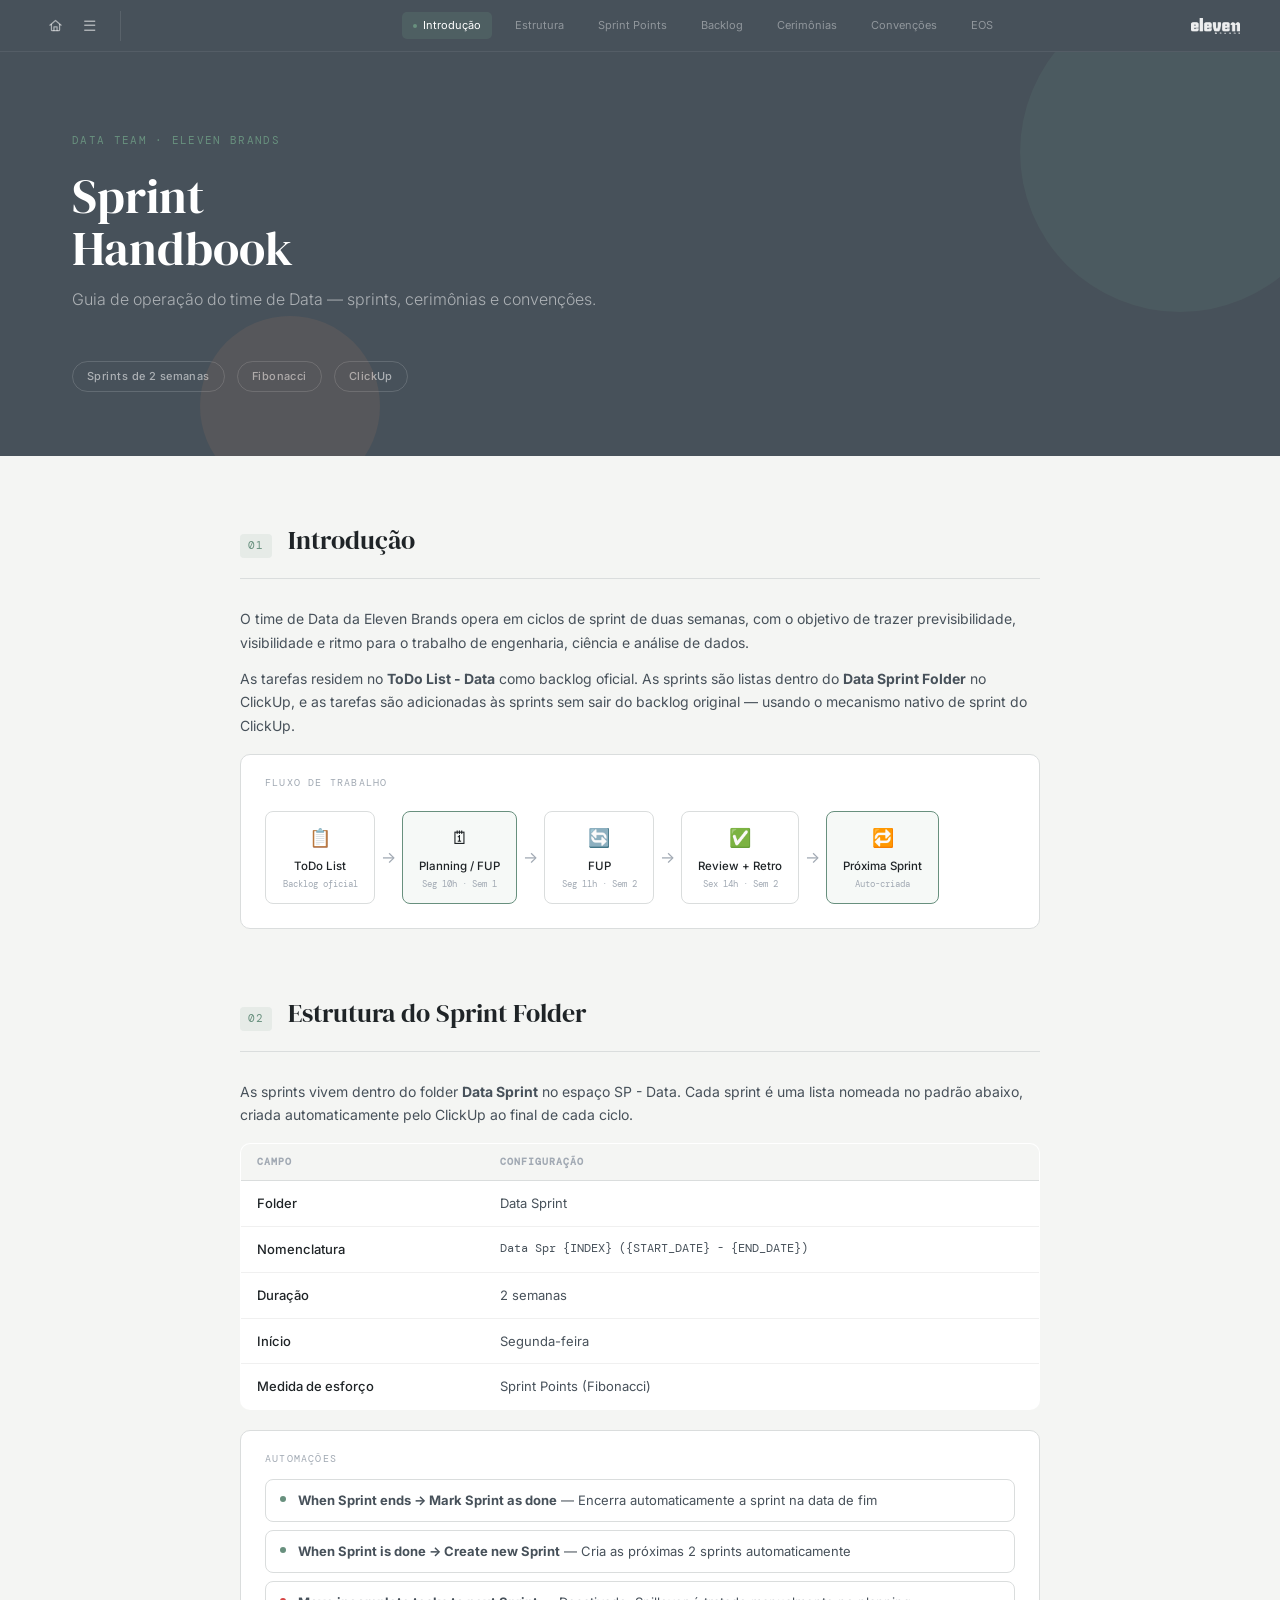
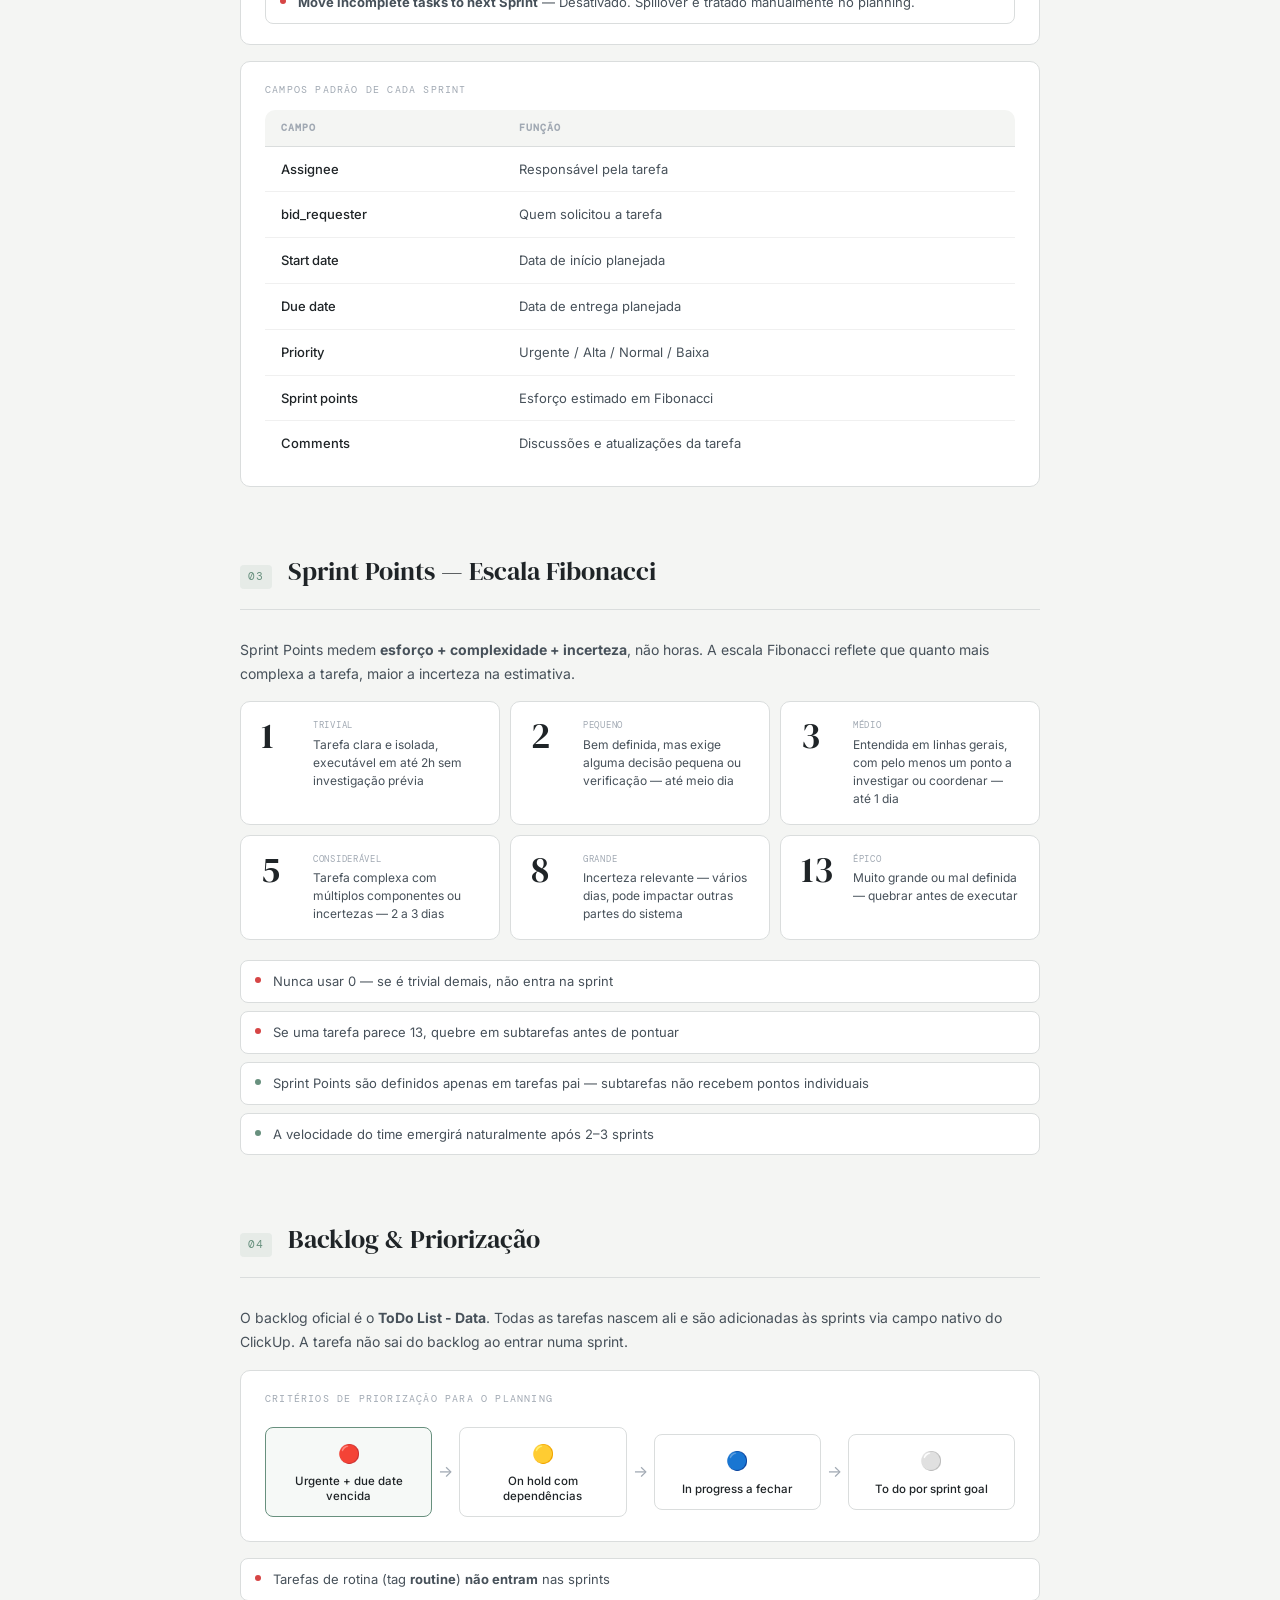
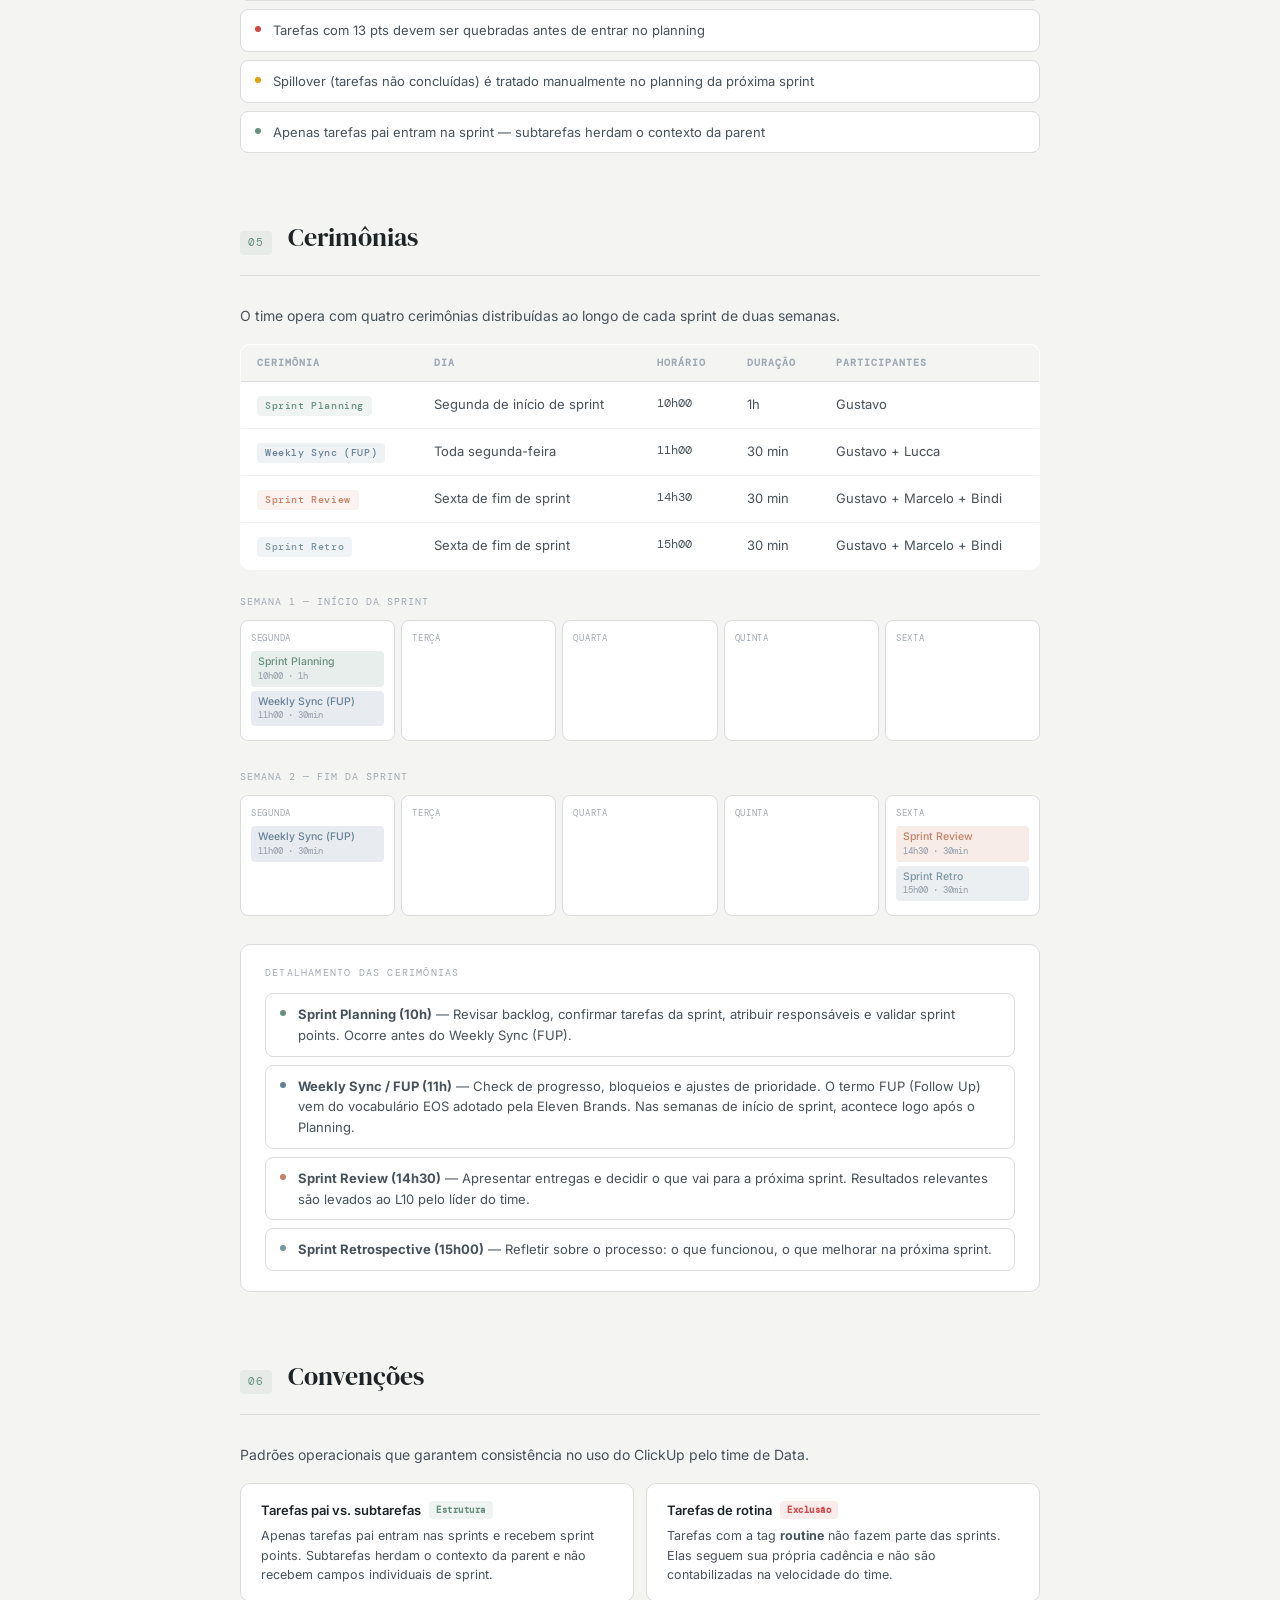
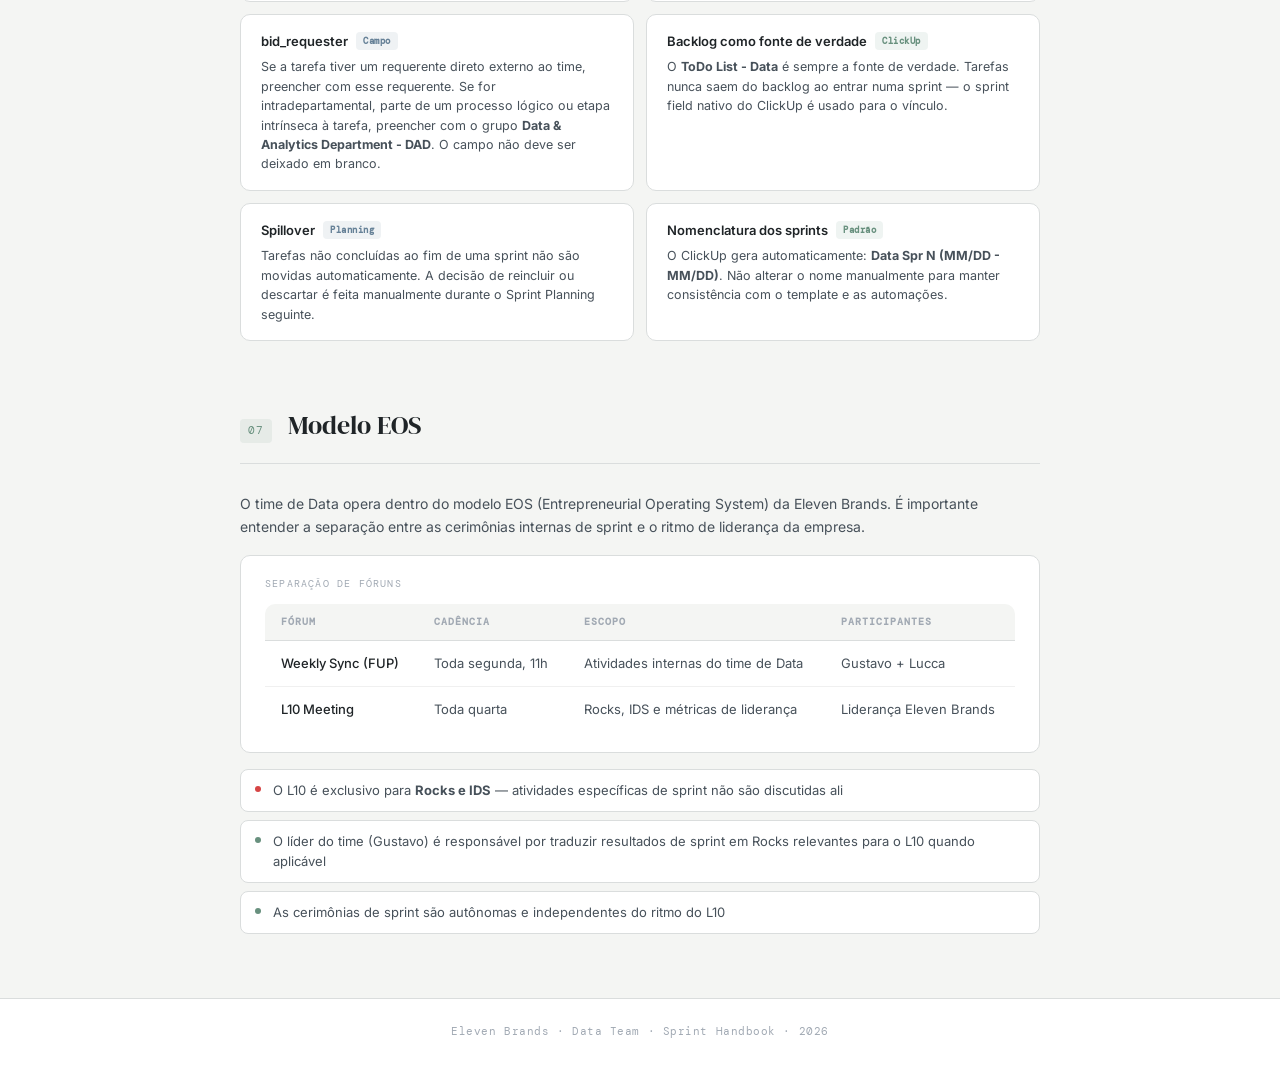
<file: docs/11_brands/dados-analytics/data_sprint_handbook.html>
<!DOCTYPE html>
<html lang="pt-BR">
<head>
<meta charset="UTF-8">
<meta name="viewport" content="width=device-width, initial-scale=1.0">
<title>Sprint Handbook — Data Team · Eleven Brands</title>
<link href="https://fonts.googleapis.com/css2?family=DM+Serif+Display&family=DM+Mono:wght@400;500&family=Inter:wght@300;400;500;600&display=swap" rel="stylesheet">
<link rel="stylesheet" href="../assets/style.css">
<link rel="stylesheet" href="./data_sprint_handbook.css">
</head>
<body>

<!-- HEADER + NAV -->
<header class="site-header">
  <div class="nav-actions">
    <a href="../../index.html" class="nav-back" title="Voltar para a Knowledge Base" aria-label="Voltar para a Knowledge Base"><svg width="15" height="15" viewBox="0 0 24 24" fill="none" stroke="currentColor" stroke-width="2" stroke-linecap="round" stroke-linejoin="round"><path d="M3 11.5 12 4l9 7.5"/><path d="M5.5 10v9a1 1 0 0 0 1 1h11a1 1 0 0 0 1-1v-9"/><path d="M9.5 20v-6h5v6"/></svg></a>
    <button class="nav-menu-toggle" id="nav-menu-toggle" aria-label="Abrir menu de documentos">☰</button>
  </div>
  <div class="nav-logo" id="nav-logo">
    Sprint Handbook
    <span id="nav-subtitle">Data Team · Eleven Brands</span>
  </div>
  <nav class="nav">
    <div class="nav-links">
      <a href="#intro"><span class="nav-dot"></span> Introdução</a>
      <a href="#estrutura"><span class="nav-dot"></span> Estrutura</a>
      <a href="#fibonacci"><span class="nav-dot"></span> Sprint Points</a>
      
      <a href="#backlog"><span class="nav-dot"></span> Backlog</a>
      <a href="#cerimonias"><span class="nav-dot"></span> Cerimônias</a>
      <a href="#convencoes"><span class="nav-dot"></span> Convenções</a>
      <a href="#eos"><span class="nav-dot"></span> EOS</a>
    </div>
  </nav>
  <img src="../assets/eleven-brands-logo.png" alt="Eleven Brands" class="nav-brand-logo">
</header>
<div class="nav-menu-panel" id="nav-menu-panel"></div>

<!-- MAIN -->
<div class="main">


  <!-- COVER -->
  <div class="cover">
    <div class="cover-label">Data Team · Eleven Brands</div>
    <h1>Sprint<br>Handbook</h1>
    <div class="cover-sub">Guia de operação do time de Data — sprints, cerimônias e convenções.</div>
    <div class="cover-tags">
      <span class="cover-tag">Sprints de 2 semanas</span>
      <span class="cover-tag">Fibonacci</span>
      <span class="cover-tag">ClickUp</span>
    </div>
  </div>

  <!-- BODY -->
  <div class="doc-body">

    <!-- 01 INTRODUÇÃO -->
    <div class="section" id="intro">
      <div class="section-header">
        <span class="section-number">01</span>
        <h2 class="section-title">Introdução</h2>
      </div>
      <div class="prose">
        <p>O time de Data da Eleven Brands opera em ciclos de sprint de duas semanas, com o objetivo de trazer previsibilidade, visibilidade e ritmo para o trabalho de engenharia, ciência e análise de dados.</p>
        <p>As tarefas residem no <strong>ToDo List - Data</strong> como backlog oficial. As sprints são listas dentro do <strong>Data Sprint Folder</strong> no ClickUp, e as tarefas são adicionadas às sprints sem sair do backlog original — usando o mecanismo nativo de sprint do ClickUp.</p>
      </div>

      <div class="info-card">
        <div class="info-card-title">Fluxo de trabalho</div>
        <div class="flow">
          <div class="flow-step">
            <div class="flow-step-icon">📋</div>
            <div class="flow-step-label">ToDo List</div>
            <div class="flow-step-sub">Backlog oficial</div>
          </div>
          <div class="flow-arrow">→</div>
          <div class="flow-step highlight">
            <div class="flow-step-icon">🗓</div>
            <div class="flow-step-label">Planning / FUP</div>
            <div class="flow-step-sub">Seg 10h · Sem 1</div>
          </div>
          <div class="flow-arrow">→</div>
          <div class="flow-step">
            <div class="flow-step-icon">🔄</div>
            <div class="flow-step-label">FUP</div>
            <div class="flow-step-sub">Seg 11h · Sem 2</div>
          </div>
          <div class="flow-arrow">→</div>
          <div class="flow-step">
            <div class="flow-step-icon">✅</div>
            <div class="flow-step-label">Review + Retro</div>
            <div class="flow-step-sub">Sex 14h · Sem 2</div>
          </div>
          <div class="flow-arrow">→</div>
          <div class="flow-step highlight">
            <div class="flow-step-icon">🔁</div>
            <div class="flow-step-label">Próxima Sprint</div>
            <div class="flow-step-sub">Auto-criada</div>
          </div>
        </div>
      </div>
    </div>

    <!-- 02 ESTRUTURA -->
    <div class="section" id="estrutura">
      <div class="section-header">
        <span class="section-number">02</span>
        <h2 class="section-title">Estrutura do Sprint Folder</h2>
      </div>
      <div class="prose">
        <p>As sprints vivem dentro do folder <strong>Data Sprint</strong> no espaço SP - Data. Cada sprint é uma lista nomeada no padrão abaixo, criada automaticamente pelo ClickUp ao final de cada ciclo.</p>
      </div>

      <table class="data-table">
        <thead>
          <tr>
            <th>Campo</th>
            <th>Configuração</th>
          </tr>
        </thead>
        <tbody>
          <tr><td>Folder</td><td>Data Sprint</td></tr>
          <tr><td>Nomenclatura</td><td class="mono">Data Spr {INDEX} ({START_DATE} - {END_DATE})</td></tr>
          <tr><td>Duração</td><td>2 semanas</td></tr>
          <tr><td>Início</td><td>Segunda-feira</td></tr>
          <tr><td>Medida de esforço</td><td>Sprint Points (Fibonacci)</td></tr>
        </tbody>
      </table>

      <div class="info-card" style="margin-top:20px;">
        <div class="info-card-title">Automações</div>
        <div class="rules-list" style="margin-top:0;">
          <div class="rule-item"><div class="rule-dot"></div><span><strong>When Sprint ends → Mark Sprint as done</strong> — Encerra automaticamente a sprint na data de fim</span></div>
          <div class="rule-item"><div class="rule-dot"></div><span><strong>When Sprint is done → Create new Sprint</strong> — Cria as próximas 2 sprints automaticamente</span></div>
          <div class="rule-item"><div class="rule-dot red"></div><span><strong>Move incomplete tasks to next Sprint</strong> — Desativado. Spillover é tratado manualmente no planning.</span></div>
        </div>
      </div>

      <div class="info-card" style="margin-top:16px;">
        <div class="info-card-title">Campos padrão de cada sprint</div>
        <table class="data-table" style="margin-top:0; border:none;">
          <thead>
            <tr><th>Campo</th><th>Função</th></tr>
          </thead>
          <tbody>
            <tr><td>Assignee</td><td>Responsável pela tarefa</td></tr>
            <tr><td>bid_requester</td><td>Quem solicitou a tarefa</td></tr>
            <tr><td>Start date</td><td>Data de início planejada</td></tr>
            <tr><td>Due date</td><td>Data de entrega planejada</td></tr>
            <tr><td>Priority</td><td>Urgente / Alta / Normal / Baixa</td></tr>
            <tr><td>Sprint points</td><td>Esforço estimado em Fibonacci</td></tr>
            <tr><td>Comments</td><td>Discussões e atualizações da tarefa</td></tr>
          </tbody>
        </table>
      </div>
    </div>

    <!-- 03 SPRINT POINTS -->
    <div class="section" id="fibonacci">
      <div class="section-header">
        <span class="section-number">03</span>
        <h2 class="section-title">Sprint Points — Escala Fibonacci</h2>
      </div>
      <div class="prose">
        <p>Sprint Points medem <strong>esforço + complexidade + incerteza</strong>, não horas. A escala Fibonacci reflete que quanto mais complexa a tarefa, maior a incerteza na estimativa.</p>
      </div>

      <div class="fib-grid">
        <div class="fib-card">
          <div class="fib-number">1</div>
          <div class="fib-content">
            <div class="fib-label">Trivial</div>
            <div class="fib-desc">Tarefa clara e isolada, executável em até 2h sem investigação prévia</div>
          </div>
        </div>
        <div class="fib-card">
          <div class="fib-number">2</div>
          <div class="fib-content">
            <div class="fib-label">Pequeno</div>
            <div class="fib-desc">Bem definida, mas exige alguma decisão pequena ou verificação — até meio dia</div>
          </div>
        </div>
        <div class="fib-card">
          <div class="fib-number">3</div>
          <div class="fib-content">
            <div class="fib-label">Médio</div>
            <div class="fib-desc">Entendida em linhas gerais, com pelo menos um ponto a investigar ou coordenar — até 1 dia</div>
          </div>
        </div>
        <div class="fib-card">
          <div class="fib-number">5</div>
          <div class="fib-content">
            <div class="fib-label">Considerável</div>
            <div class="fib-desc">Tarefa complexa com múltiplos componentes ou incertezas — 2 a 3 dias</div>
          </div>
        </div>
        <div class="fib-card">
          <div class="fib-number">8</div>
          <div class="fib-content">
            <div class="fib-label">Grande</div>
            <div class="fib-desc">Incerteza relevante — vários dias, pode impactar outras partes do sistema</div>
          </div>
        </div>
        <div class="fib-card">
          <div class="fib-number">13</div>
          <div class="fib-content">
            <div class="fib-label">Épico</div>
            <div class="fib-desc">Muito grande ou mal definida — quebrar antes de executar</div>
          </div>
        </div>
      </div>

      <div class="rules-list" style="margin-top:20px;">
        <div class="rule-item"><div class="rule-dot red"></div><span>Nunca usar 0 — se é trivial demais, não entra na sprint</span></div>
        <div class="rule-item"><div class="rule-dot red"></div><span>Se uma tarefa parece 13, quebre em subtarefas antes de pontuar</span></div>
        <div class="rule-item"><div class="rule-dot"></div><span>Sprint Points são definidos apenas em tarefas pai — subtarefas não recebem pontos individuais</span></div>
        <div class="rule-item"><div class="rule-dot"></div><span>A velocidade do time emergirá naturalmente após 2–3 sprints</span></div>
      </div>
    </div>

    <!-- 04 BACKLOG -->
    <div class="section" id="backlog">
      <div class="section-header">
        <span class="section-number">04</span>
        <h2 class="section-title">Backlog & Priorização</h2>
      </div>
      <div class="prose">
        <p>O backlog oficial é o <strong>ToDo List - Data</strong>. Todas as tarefas nascem ali e são adicionadas às sprints via campo nativo do ClickUp. A tarefa não sai do backlog ao entrar numa sprint.</p>
      </div>

      <div class="info-card">
        <div class="info-card-title">Critérios de priorização para o planning</div>
        <div class="flow" style="display:grid; grid-template-columns: 1fr auto 1fr auto 1fr auto 1fr; align-items:center; gap:0;">
          <div class="flow-step highlight" style="min-width:0;">
            <div class="flow-step-icon">🔴</div>
            <div class="flow-step-label">Urgente + due date vencida</div>
          </div>
          <div class="flow-arrow">→</div>
          <div class="flow-step" style="min-width:0;">
            <div class="flow-step-icon">🟡</div>
            <div class="flow-step-label">On hold com dependências</div>
          </div>
          <div class="flow-arrow">→</div>
          <div class="flow-step" style="min-width:0;">
            <div class="flow-step-icon">🔵</div>
            <div class="flow-step-label">In progress a fechar</div>
          </div>
          <div class="flow-arrow">→</div>
          <div class="flow-step" style="min-width:0;">
            <div class="flow-step-icon">⚪</div>
            <div class="flow-step-label">To do por sprint goal</div>
          </div>
        </div>
      </div>

      <div class="rules-list" style="margin-top:16px;">
        <div class="rule-item"><div class="rule-dot red"></div><span>Tarefas de rotina (tag <strong>routine</strong>) <strong>não entram</strong> nas sprints</span></div>
        <div class="rule-item"><div class="rule-dot red"></div><span>Tarefas com 13 pts devem ser quebradas antes de entrar no planning</span></div>
        <div class="rule-item"><div class="rule-dot yellow"></div><span>Spillover (tarefas não concluídas) é tratado manualmente no planning da próxima sprint</span></div>
        <div class="rule-item"><div class="rule-dot"></div><span>Apenas tarefas pai entram na sprint — subtarefas herdam o contexto da parent</span></div>
      </div>
    </div>

    <!-- 05 CERIMÔNIAS -->
    <div class="section" id="cerimonias">
      <div class="section-header">
        <span class="section-number">05</span>
        <h2 class="section-title">Cerimônias</h2>
      </div>
      <div class="prose">
        <p>O time opera com quatro cerimônias distribuídas ao longo de cada sprint de duas semanas.</p>
      </div>

      <table class="data-table">
        <thead>
          <tr>
            <th>Cerimônia</th>
            <th>Dia</th>
            <th>Horário</th>
            <th>Duração</th>
            <th>Participantes</th>
          </tr>
        </thead>
        <tbody>
          <tr>
            <td><span class="badge">Sprint Planning</span></td>
            <td>Segunda de início de sprint</td>
            <td class="mono">10h00</td>
            <td>1h</td>
            <td>Gustavo</td>
          </tr>
          <tr>
            <td><span class="badge blue">Weekly Sync (FUP)</span></td>
            <td>Toda segunda-feira</td>
            <td class="mono">11h00</td>
            <td>30 min</td>
            <td>Gustavo + Lucca</td>
          </tr>
          <tr>
            <td><span class="badge terracotta">Sprint Review</span></td>
            <td>Sexta de fim de sprint</td>
            <td class="mono">14h30</td>
            <td>30 min</td>
            <td>Gustavo + Marcelo + Bindi</td>
          </tr>
          <tr>
            <td><span class="badge" style="background:rgba(122,149,163,0.1);color:var(--petrol);">Sprint Retro</span></td>
            <td>Sexta de fim de sprint</td>
            <td class="mono">15h00</td>
            <td>30 min</td>
            <td>Gustavo + Marcelo + Bindi</td>
          </tr>
        </tbody>
      </table>

      <!-- Timeline Visual -->
      <div class="ceremony-timeline">
        <div class="timeline-week">
          <div class="timeline-week-label">Semana 1 — Início da Sprint</div>
          <div class="timeline-days">
            <div class="timeline-day">
              <div class="timeline-day-label">Segunda</div>
              <div class="timeline-event ev-planning">Sprint Planning<div class="ev-time">10h00 · 1h</div></div>
              <div class="timeline-event ev-sync">Weekly Sync (FUP)<div class="ev-time">11h00 · 30min</div></div>
            </div>
            <div class="timeline-day">
              <div class="timeline-day-label">Terça</div>
            </div>
            <div class="timeline-day">
              <div class="timeline-day-label">Quarta</div>
            </div>
            <div class="timeline-day">
              <div class="timeline-day-label">Quinta</div>
            </div>
            <div class="timeline-day">
              <div class="timeline-day-label">Sexta</div>
            </div>
          </div>
        </div>
        <div class="timeline-week">
          <div class="timeline-week-label">Semana 2 — Fim da Sprint</div>
          <div class="timeline-days">
            <div class="timeline-day">
              <div class="timeline-day-label">Segunda</div>
              <div class="timeline-event ev-sync">Weekly Sync (FUP)<div class="ev-time">11h00 · 30min</div></div>
            </div>
            <div class="timeline-day">
              <div class="timeline-day-label">Terça</div>
            </div>
            <div class="timeline-day">
              <div class="timeline-day-label">Quarta</div>
            </div>
            <div class="timeline-day">
              <div class="timeline-day-label">Quinta</div>
            </div>
            <div class="timeline-day">
              <div class="timeline-day-label">Sexta</div>
              <div class="timeline-event ev-review">Sprint Review<div class="ev-time">14h30 · 30min</div></div>
              <div class="timeline-event ev-retro">Sprint Retro<div class="ev-time">15h00 · 30min</div></div>
            </div>
          </div>
        </div>
      </div>

      <div class="info-card" style="margin-top:8px;">
        <div class="info-card-title">Detalhamento das cerimônias</div>
        <div class="rules-list" style="margin-top:0;">
          <div class="rule-item"><div class="rule-dot" style="background:var(--sage)"></div><span><strong>Sprint Planning (10h)</strong> — Revisar backlog, confirmar tarefas da sprint, atribuir responsáveis e validar sprint points. Ocorre antes do Weekly Sync (FUP).</span></div>
          <div class="rule-item"><div class="rule-dot" style="background:var(--blue-gray)"></div><span><strong>Weekly Sync / FUP (11h)</strong> — Check de progresso, bloqueios e ajustes de prioridade. O termo FUP (Follow Up) vem do vocabulário EOS adotado pela Eleven Brands. Nas semanas de início de sprint, acontece logo após o Planning.</span></div>
          <div class="rule-item"><div class="rule-dot" style="background:var(--terracotta)"></div><span><strong>Sprint Review (14h30)</strong> — Apresentar entregas e decidir o que vai para a próxima sprint. Resultados relevantes são levados ao L10 pelo líder do time.</span></div>
          <div class="rule-item"><div class="rule-dot" style="background:var(--petrol)"></div><span><strong>Sprint Retrospective (15h00)</strong> — Refletir sobre o processo: o que funcionou, o que melhorar na próxima sprint.</span></div>
        </div>
      </div>
    </div>

    <!-- 06 CONVENÇÕES -->
    <div class="section" id="convencoes">
      <div class="section-header">
        <span class="section-number">06</span>
        <h2 class="section-title">Convenções</h2>
      </div>
      <div class="prose">
        <p>Padrões operacionais que garantem consistência no uso do ClickUp pelo time de Data.</p>
      </div>

      <div class="convention-grid">
        <div class="convention-card">
          <div class="convention-card-title">
            Tarefas pai vs. subtarefas
            <span class="convention-badge">Estrutura</span>
          </div>
          <p>Apenas tarefas pai entram nas sprints e recebem sprint points. Subtarefas herdam o contexto da parent e não recebem campos individuais de sprint.</p>
        </div>
        <div class="convention-card">
          <div class="convention-card-title">
            Tarefas de rotina
            <span class="convention-badge red">Exclusão</span>
          </div>
          <p>Tarefas com a tag <strong>routine</strong> não fazem parte das sprints. Elas seguem sua própria cadência e não são contabilizadas na velocidade do time.</p>
        </div>
        <div class="convention-card">
          <div class="convention-card-title">
            bid_requester
            <span class="convention-badge blue">Campo</span>
          </div>
          <p>Se a tarefa tiver um requerente direto externo ao time, preencher com esse requerente. Se for intradepartamental, parte de um processo lógico ou etapa intrínseca à tarefa, preencher com o grupo <strong>Data & Analytics Department - DAD</strong>. O campo não deve ser deixado em branco.</p>
        </div>
        <div class="convention-card">
          <div class="convention-card-title">
            Backlog como fonte de verdade
            <span class="convention-badge">ClickUp</span>
          </div>
          <p>O <strong>ToDo List - Data</strong> é sempre a fonte de verdade. Tarefas nunca saem do backlog ao entrar numa sprint — o sprint field nativo do ClickUp é usado para o vínculo.</p>
        </div>
        <div class="convention-card">
          <div class="convention-card-title">
            Spillover
            <span class="convention-badge blue">Planning</span>
          </div>
          <p>Tarefas não concluídas ao fim de uma sprint não são movidas automaticamente. A decisão de reincluir ou descartar é feita manualmente durante o Sprint Planning seguinte.</p>
        </div>
        <div class="convention-card">
          <div class="convention-card-title">
            Nomenclatura dos sprints
            <span class="convention-badge">Padrão</span>
          </div>
          <p>O ClickUp gera automaticamente: <strong>Data Spr N (MM/DD - MM/DD)</strong>. Não alterar o nome manualmente para manter consistência com o template e as automações.</p>
        </div>
      </div>
    </div>

    <!-- 07 EOS -->
    <div class="section" id="eos">
      <div class="section-header">
        <span class="section-number">07</span>
        <h2 class="section-title">Modelo EOS</h2>
      </div>
      <div class="prose">
        <p>O time de Data opera dentro do modelo EOS (Entrepreneurial Operating System) da Eleven Brands. É importante entender a separação entre as cerimônias internas de sprint e o ritmo de liderança da empresa.</p>
      </div>

      <div class="info-card">
        <div class="info-card-title">Separação de fóruns</div>
        <table class="data-table" style="margin-top:0; border:none;">
          <thead>
            <tr>
              <th>Fórum</th>
              <th>Cadência</th>
              <th>Escopo</th>
              <th>Participantes</th>
            </tr>
          </thead>
          <tbody>
            <tr>
              <td>Weekly Sync (FUP)</td>
              <td>Toda segunda, 11h</td>
              <td>Atividades internas do time de Data</td>
              <td>Gustavo + Lucca</td>
            </tr>
            <tr>
              <td>L10 Meeting</td>
              <td>Toda quarta</td>
              <td>Rocks, IDS e métricas de liderança</td>
              <td>Liderança Eleven Brands</td>
            </tr>
          </tbody>
        </table>
      </div>

      <div class="rules-list" style="margin-top:16px;">
        <div class="rule-item"><div class="rule-dot red"></div><span>O L10 é exclusivo para <strong>Rocks e IDS</strong> — atividades específicas de sprint não são discutidas ali</span></div>
        <div class="rule-item"><div class="rule-dot"></div><span>O líder do time (Gustavo) é responsável por traduzir resultados de sprint em Rocks relevantes para o L10 quando aplicável</span></div>
        <div class="rule-item"><div class="rule-dot"></div><span>As cerimônias de sprint são autônomas e independentes do ritmo do L10</span></div>
      </div>
    </div>

  </div><!-- /doc-body -->

  <div class="footer">
    Eleven Brands · Data Team · Sprint Handbook · 2026
  </div>

</div><!-- /main -->

<script src="../assets/nav.js"></script>

</body>
</html>
</file>
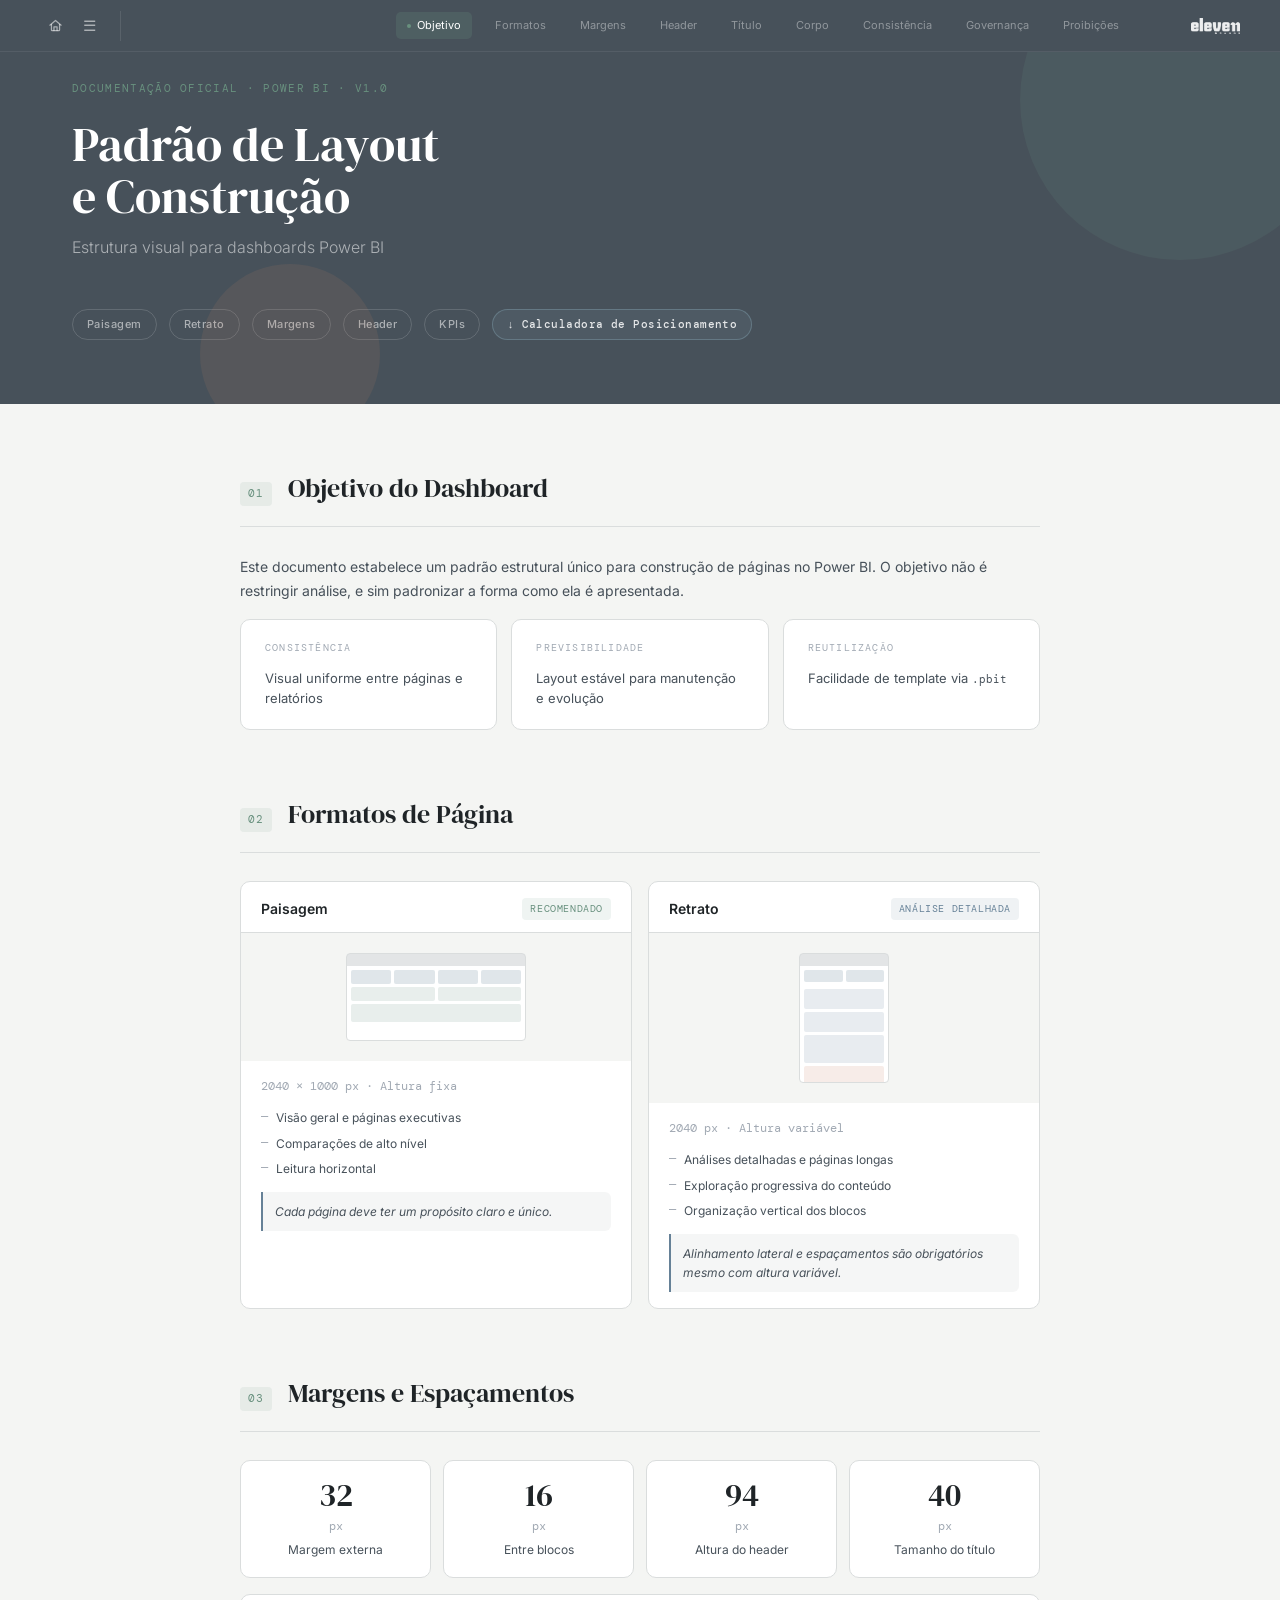
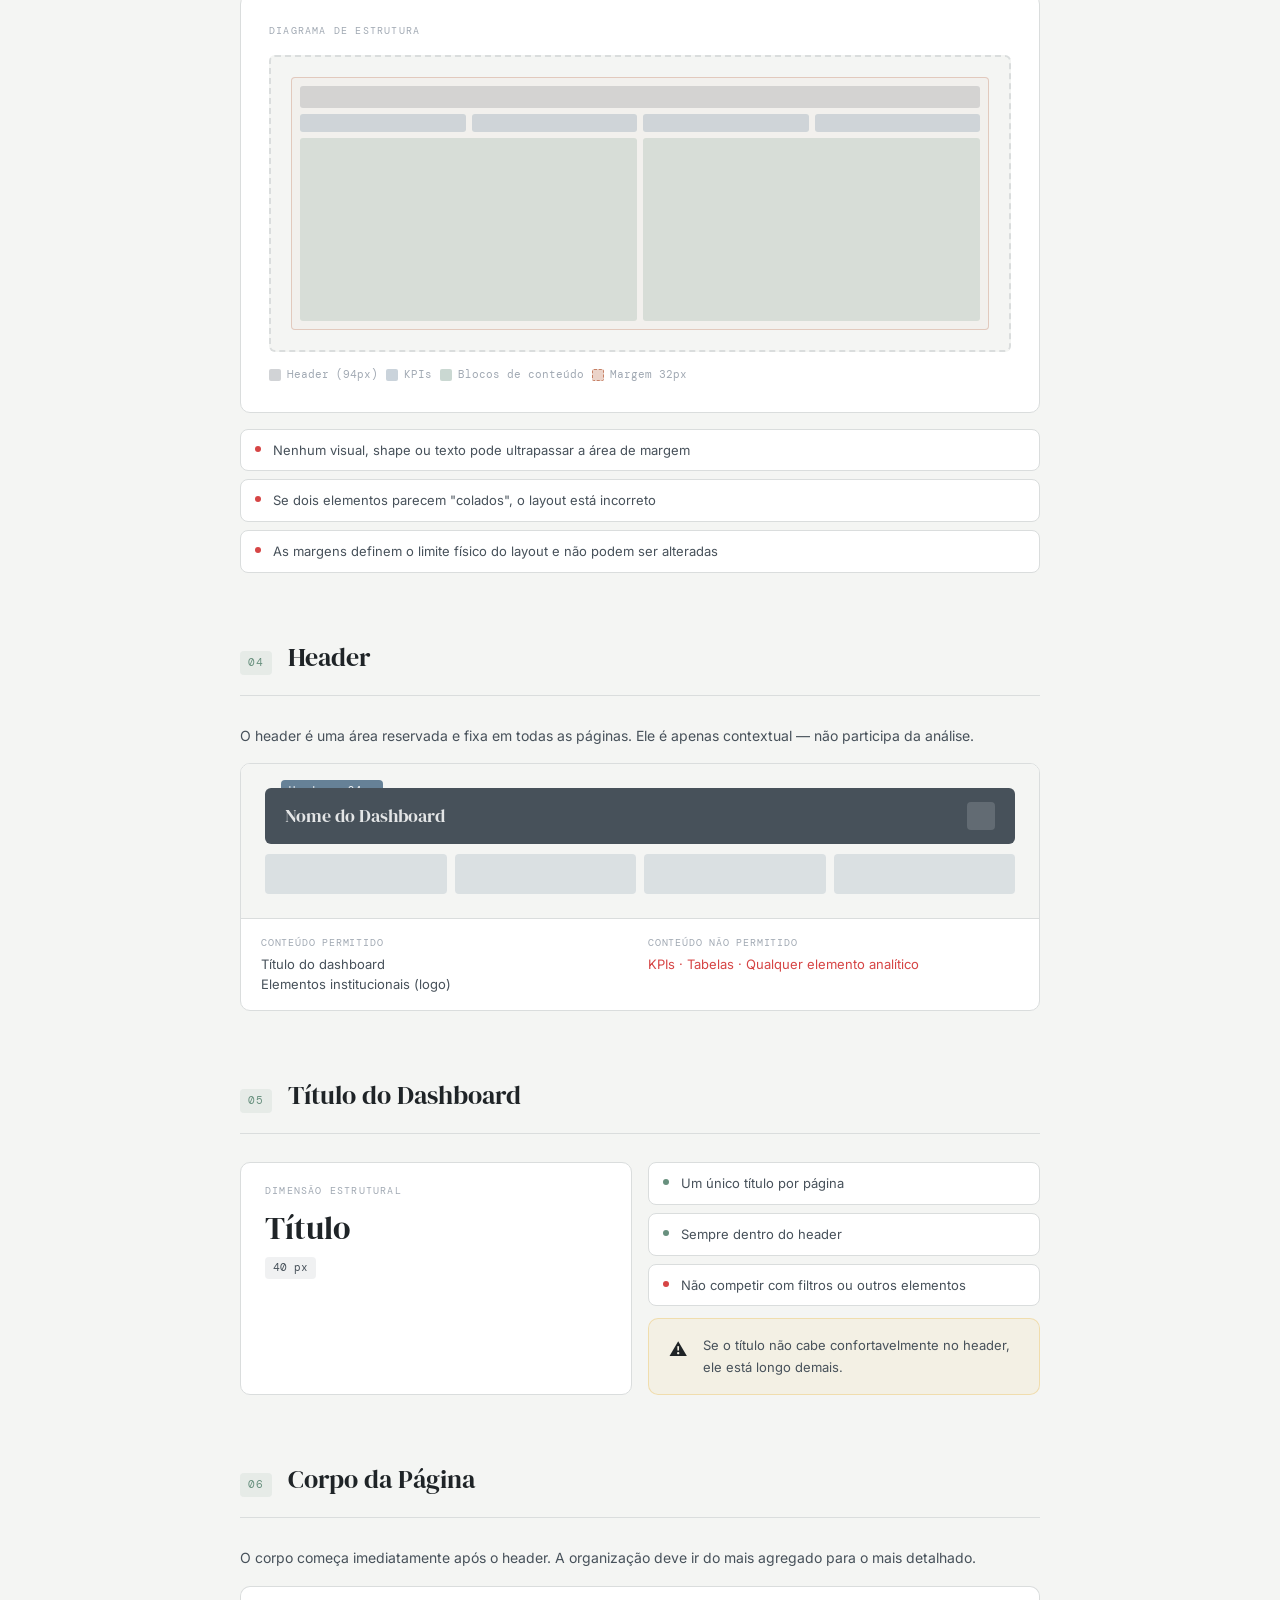
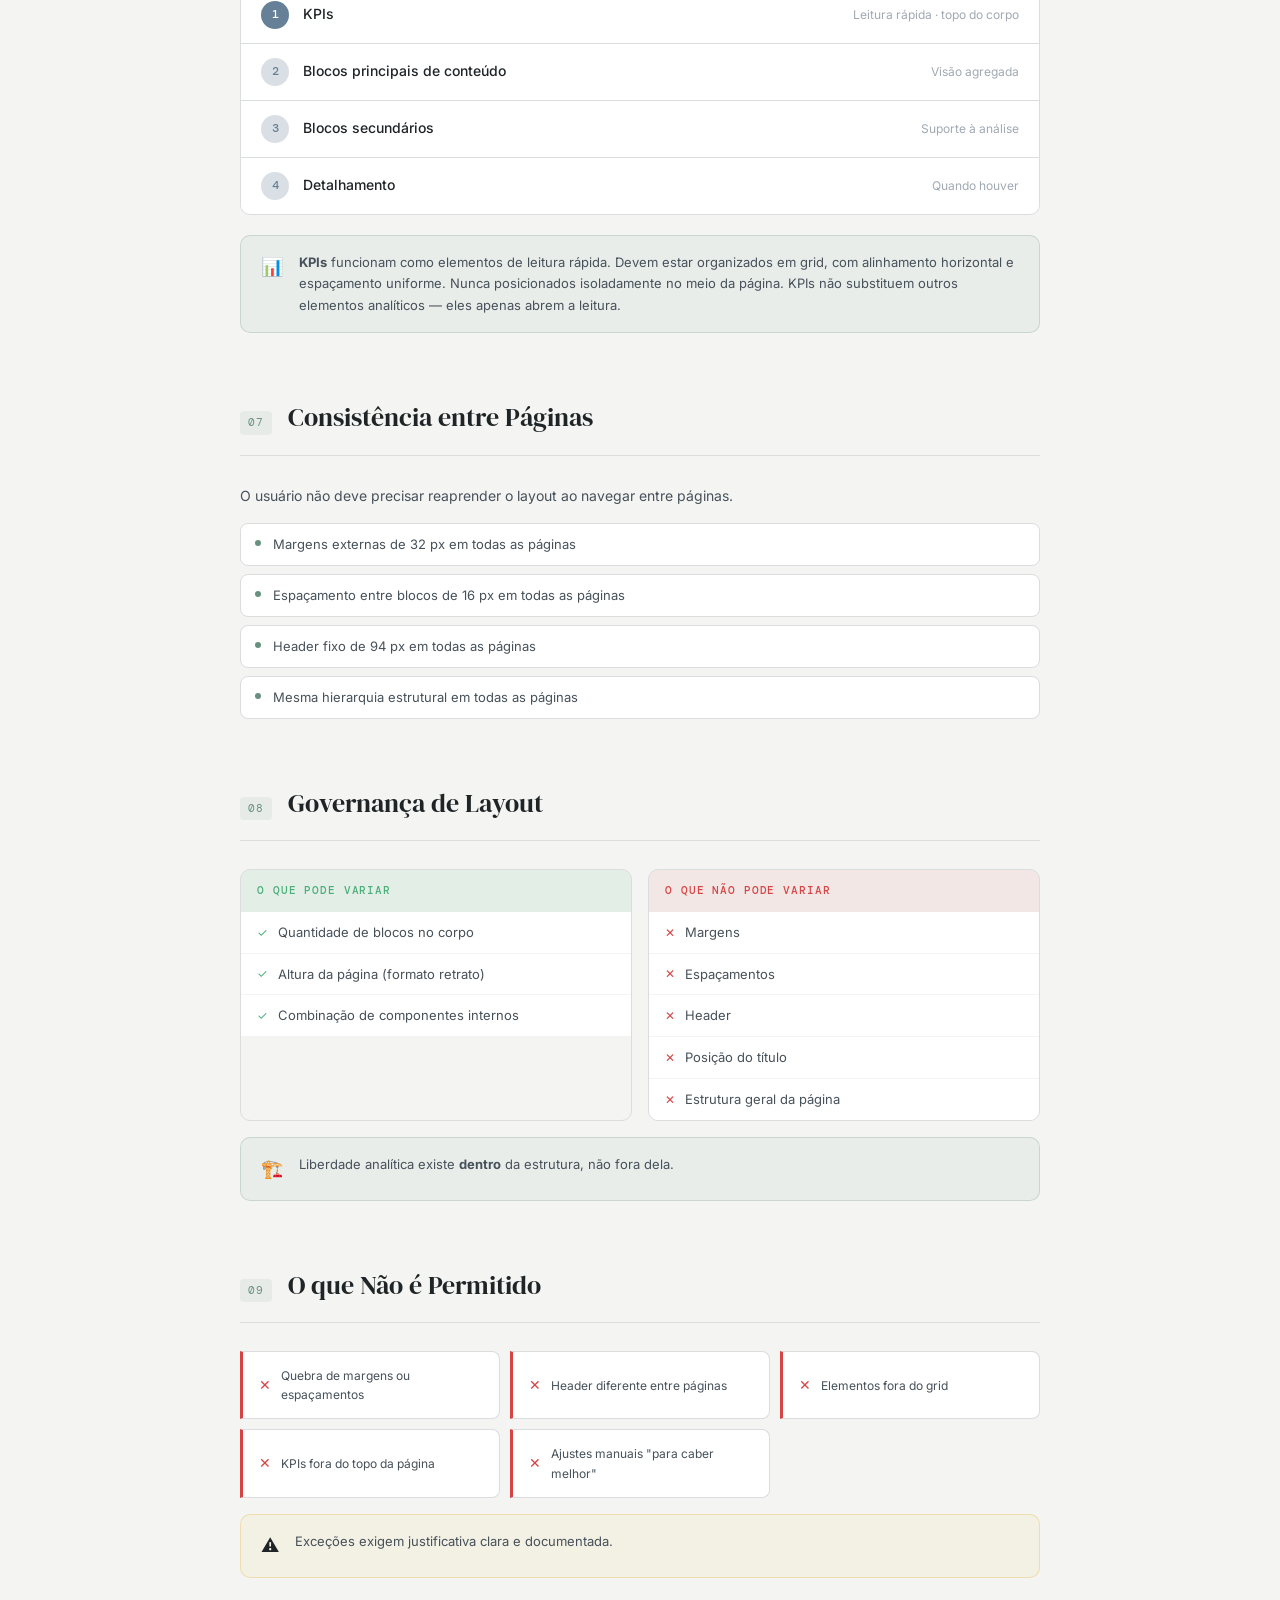
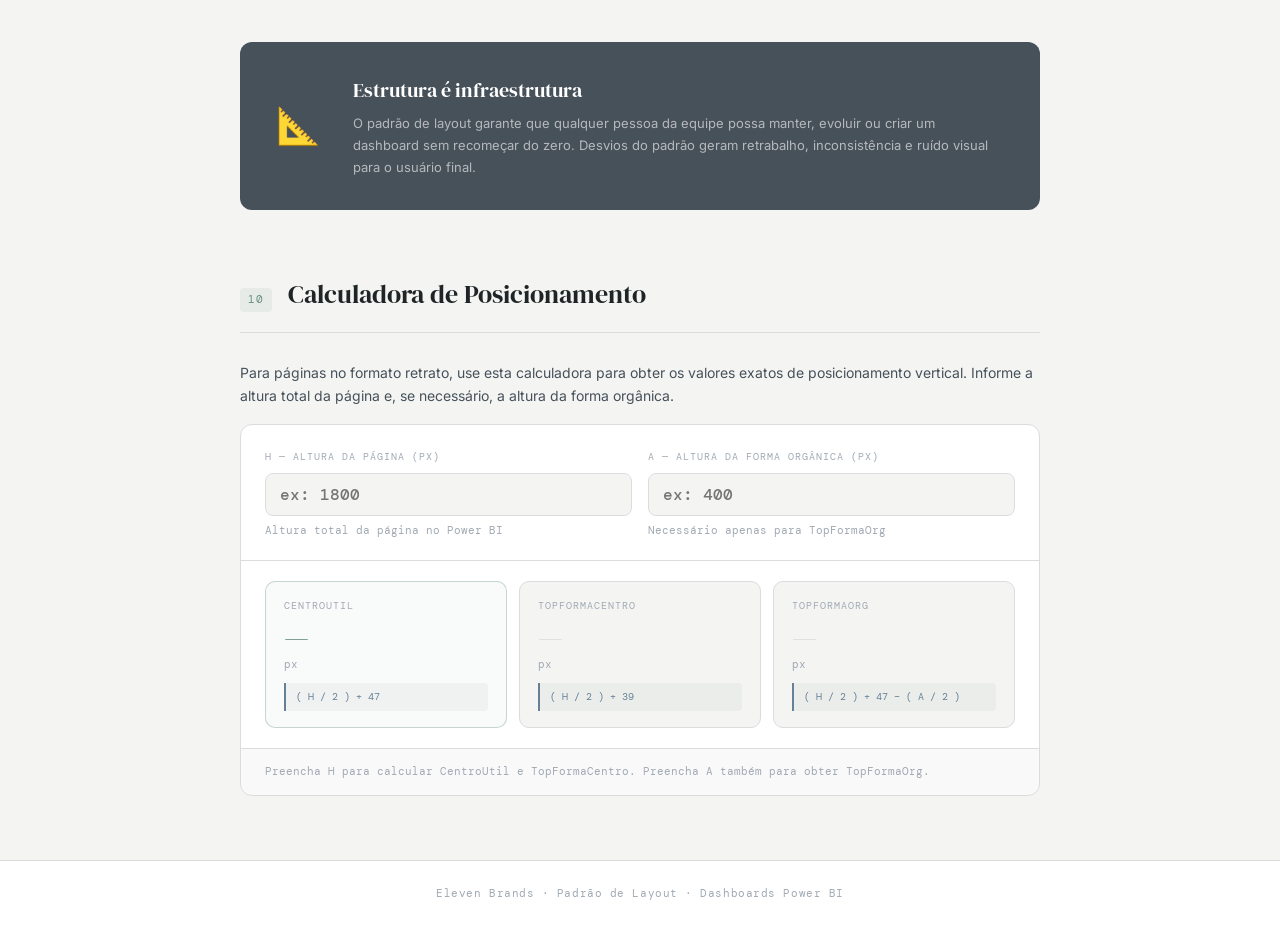
<file: docs/11_brands/dados-analytics/layout_standard_for_power_bi.html>
<!DOCTYPE html>
<html lang="pt-BR">
<head>
<meta charset="UTF-8">
<meta name="viewport" content="width=device-width, initial-scale=1.0">
<title>Padrão de Layout — Power BI · Eleven Brands</title>
<link href="https://fonts.googleapis.com/css2?family=DM+Serif+Display&family=DM+Mono:wght@400;500&family=Inter:wght@300;400;500;600&display=swap" rel="stylesheet">
<link rel="stylesheet" href="../assets/style.css">
<link rel="stylesheet" href="./layout_standard_for_power_bi.css">
</head>
<body>

<!-- HEADER + NAV -->
<header class="site-header">
  <div class="nav-actions">
    <a href="../../index.html" class="nav-back" title="Voltar para a Knowledge Base" aria-label="Voltar para a Knowledge Base"><svg width="15" height="15" viewBox="0 0 24 24" fill="none" stroke="currentColor" stroke-width="2" stroke-linecap="round" stroke-linejoin="round"><path d="M3 11.5 12 4l9 7.5"/><path d="M5.5 10v9a1 1 0 0 0 1 1h11a1 1 0 0 0 1-1v-9"/><path d="M9.5 20v-6h5v6"/></svg></a>
    <button class="nav-menu-toggle" id="nav-menu-toggle" aria-label="Abrir menu de documentos">☰</button>
  </div>
  <div class="nav-logo" id="nav-logo">
    Padrão de Layout
    <span>Power BI · Eleven Brands</span>
  </div>
  <nav class="nav">
    <div class="nav-links">
      <a href="#objetivo"><span class="nav-dot"></span> Objetivo</a>
      <a href="#formatos"><span class="nav-dot"></span> Formatos</a>
      <a href="#margens"><span class="nav-dot"></span> Margens</a>
      <a href="#header"><span class="nav-dot"></span> Header</a>
      <a href="#titulo"><span class="nav-dot"></span> Título</a>
      <a href="#corpo"><span class="nav-dot"></span> Corpo</a>
      <a href="#consistencia"><span class="nav-dot"></span> Consistência</a>
      <a href="#governanca"><span class="nav-dot"></span> Governança</a>
      <a href="#proibicoes"><span class="nav-dot"></span> Proibições</a>
      <a href="#calculadora"><span class="nav-dot"></span> Calculadora</a>
    </div>
  </nav>
  <img src="../assets/eleven-brands-logo.png" alt="Eleven Brands" class="nav-brand-logo">
</header>
<div class="nav-menu-panel" id="nav-menu-panel"></div>

<div class="cover">
  <div class="cover-label">Documentação Oficial · Power BI · v1.0</div>
  <h1>Padrão de Layout<br>e Construção</h1>
  <p class="cover-sub">Estrutura visual para dashboards Power BI</p>
  <div class="cover-tags">
    <span class="cover-tag">Paisagem</span>
    <span class="cover-tag">Retrato</span>
    <span class="cover-tag">Margens</span>
    <span class="cover-tag">Header</span>
    <span class="cover-tag">KPIs</span>
    <a href="#calculadora" class="cover-tag highlight">↓ Calculadora de Posicionamento</a>
  </div>
</div>

<div class="doc-body">

  <!-- 01 OBJETIVO -->
  <div class="section" id="objetivo">
    <div class="section-header">
      <span class="section-number">01</span>
      <h2 class="section-title">Objetivo do Dashboard</h2>
    </div>
    <div class="prose">
      <p>Este documento estabelece um padrão estrutural único para construção de páginas no Power BI. O objetivo não é restringir análise, e sim padronizar a forma como ela é apresentada.</p>
    </div>
    <div class="three-col" style="margin-top:16px;">
      <div class="info-card" style="margin-top:0;">
        <div class="info-card-title">Consistência</div>
        <div style="font-size:13px; color:var(--text-label);">Visual uniforme entre páginas e relatórios</div>
      </div>
      <div class="info-card" style="margin-top:0;">
        <div class="info-card-title">Previsibilidade</div>
        <div style="font-size:13px; color:var(--text-label);">Layout estável para manutenção e evolução</div>
      </div>
      <div class="info-card" style="margin-top:0;">
        <div class="info-card-title">Reutilização</div>
        <div style="font-size:13px; color:var(--text-label);">Facilidade de template via <span style="font-family:var(--font-mono); font-size:11px;">.pbit</span></div>
      </div>
    </div>
  </div>

  <!-- 02 FORMATOS -->
  <div class="section" id="formatos">
    <div class="section-header">
      <span class="section-number">02</span>
      <h2 class="section-title">Formatos de Página</h2>
    </div>
    <div class="two-col">

      <div class="format-card">
        <div class="format-card-header">
          <span class="format-card-name">Paisagem</span>
          <span class="format-badge">Recomendado</span>
        </div>
        <div class="format-preview">
          <div class="preview-landscape">
            <div class="preview-header"></div>
            <div class="preview-body">
              <div class="preview-kpis">
                <div class="preview-kpi"></div>
                <div class="preview-kpi"></div>
                <div class="preview-kpi"></div>
                <div class="preview-kpi"></div>
              </div>
              <div class="preview-blocks">
                <div class="preview-block"></div>
                <div class="preview-block"></div>
                <div class="preview-block" style="grid-column: span 2; height: 18px;"></div>
              </div>
            </div>
          </div>
        </div>
        <div class="format-body">
          <div class="format-dim">2040 × 1000 px · Altura fixa</div>
          <ul class="format-list">
            <li>Visão geral e páginas executivas</li>
            <li>Comparações de alto nível</li>
            <li>Leitura horizontal</li>
          </ul>
          <div class="format-rule">Cada página deve ter um propósito claro e único.</div>
        </div>
      </div>

      <div class="format-card">
        <div class="format-card-header">
          <span class="format-card-name">Retrato</span>
          <span class="format-badge secondary">Análise detalhada</span>
        </div>
        <div class="format-preview">
          <div class="preview-portrait">
            <div class="preview-header"></div>
            <div class="preview-body">
              <div class="preview-kpis" style="height:12px; margin-bottom:4px;">
                <div class="preview-kpi"></div>
                <div class="preview-kpi"></div>
              </div>
              <div class="preview-block-tall"></div>
              <div class="preview-block-tall"></div>
              <div class="preview-block-tall" style="height:28px;"></div>
              <div class="preview-block-tall" style="background:var(--terracotta); opacity:0.15;"></div>
            </div>
          </div>
        </div>
        <div class="format-body">
          <div class="format-dim">2040 px · Altura variável</div>
          <ul class="format-list">
            <li>Análises detalhadas e páginas longas</li>
            <li>Exploração progressiva do conteúdo</li>
            <li>Organização vertical dos blocos</li>
          </ul>
          <div class="format-rule">Alinhamento lateral e espaçamentos são obrigatórios mesmo com altura variável.</div>
        </div>
      </div>

    </div>
  </div>

  <!-- 03 MARGENS -->
  <div class="section" id="margens">
    <div class="section-header">
      <span class="section-number">03</span>
      <h2 class="section-title">Margens e Espaçamentos</h2>
    </div>

    <div class="metric-row">
      <div class="metric-card">
        <div class="metric-value">32</div>
        <div class="metric-unit">px</div>
        <div class="metric-label">Margem externa</div>
      </div>
      <div class="metric-card">
        <div class="metric-value">16</div>
        <div class="metric-unit">px</div>
        <div class="metric-label">Entre blocos</div>
      </div>
      <div class="metric-card">
        <div class="metric-value">94</div>
        <div class="metric-unit">px</div>
        <div class="metric-label">Altura do header</div>
      </div>
      <div class="metric-card">
        <div class="metric-value">40</div>
        <div class="metric-unit">px</div>
        <div class="metric-label">Tamanho do título</div>
      </div>
    </div>

    <div class="spacing-diagram">
      <div class="info-card-title" style="margin-bottom:16px;">Diagrama de estrutura</div>
      <div class="diagram-inner">
        <div class="diagram-content-area">
          <div class="diagram-header-block"></div>
          <div class="diagram-kpi-row">
            <div class="diagram-kpi"></div>
            <div class="diagram-kpi"></div>
            <div class="diagram-kpi"></div>
            <div class="diagram-kpi"></div>
          </div>
          <div class="diagram-content-row">
            <div class="diagram-content-block"></div>
            <div class="diagram-content-block"></div>
          </div>
        </div>
      </div>
      <div class="diagram-annotation">
        <div class="annotation-item">
          <div class="annotation-dot" style="background:rgba(71,81,90,0.25);"></div>
          Header (94px)
        </div>
        <div class="annotation-item">
          <div class="annotation-dot" style="background:rgba(102,129,151,0.35);"></div>
          KPIs
        </div>
        <div class="annotation-item">
          <div class="annotation-dot" style="background:rgba(104,144,126,0.35);"></div>
          Blocos de conteúdo
        </div>
        <div class="annotation-item">
          <div class="annotation-dot" style="background:rgba(198,128,101,0.35); border: 1px dashed var(--terracotta);"></div>
          Margem 32px
        </div>
      </div>
    </div>

    <div class="rules-list">
      <div class="rule-item"><div class="rule-dot red"></div><span>Nenhum visual, shape ou texto pode ultrapassar a área de margem</span></div>
      <div class="rule-item"><div class="rule-dot red"></div><span>Se dois elementos parecem "colados", o layout está incorreto</span></div>
      <div class="rule-item"><div class="rule-dot red"></div><span>As margens definem o limite físico do layout e não podem ser alteradas</span></div>
    </div>
  </div>

  <!-- 04 HEADER -->
  <div class="section" id="header">
    <div class="section-header">
      <span class="section-number">04</span>
      <h2 class="section-title">Header</h2>
    </div>
    <div class="prose">
      <p>O header é uma área reservada e fixa em todas as páginas. Ele é apenas contextual — não participa da análise.</p>
    </div>

    <div class="header-anatomy">
      <div class="anatomy-preview">
        <div style="position:relative;">
          <div class="anatomy-badge">Header · 94px</div>
          <div class="anatomy-header-mock">
            <div class="anatomy-title-mock">Nome do Dashboard</div>
            <div class="anatomy-logo-mock"></div>
          </div>
        </div>
        <div class="anatomy-body-mock">
          <div class="anatomy-kpi-mock"></div>
          <div class="anatomy-kpi-mock"></div>
          <div class="anatomy-kpi-mock"></div>
          <div class="anatomy-kpi-mock"></div>
        </div>
      </div>
      <div class="anatomy-meta">
        <div class="anatomy-meta-item">
          <div class="anatomy-meta-label">Conteúdo permitido</div>
          <div class="anatomy-meta-value">Título do dashboard<br>Elementos institucionais (logo)</div>
        </div>
        <div class="anatomy-meta-item">
          <div class="anatomy-meta-label">Conteúdo não permitido</div>
          <div class="anatomy-meta-value" style="color:var(--negative);">KPIs · Tabelas · Qualquer elemento analítico</div>
        </div>
      </div>
    </div>
  </div>

  <!-- 05 TÍTULO -->
  <div class="section" id="titulo">
    <div class="section-header">
      <span class="section-number">05</span>
      <h2 class="section-title">Título do Dashboard</h2>
    </div>
    <div class="two-col">
      <div class="info-card" style="margin-top:0;">
        <div class="info-card-title">Dimensão estrutural</div>
        <div style="font-size:32px; font-family:var(--font-serif); color:var(--text-title); line-height:1.1; margin-bottom:8px;">Título</div>
        <div class="dim-badge">40 px</div>
      </div>
      <div>
        <div class="rules-list" style="margin-top:0;">
          <div class="rule-item"><div class="rule-dot"></div><span>Um único título por página</span></div>
          <div class="rule-item"><div class="rule-dot"></div><span>Sempre dentro do header</span></div>
          <div class="rule-item"><div class="rule-dot red"></div><span>Não competir com filtros ou outros elementos</span></div>
        </div>
        <div class="callout amber" style="margin-top:12px;">
          <div class="callout-icon">⚠️</div>
          <div class="callout-text">Se o título não cabe confortavelmente no header, ele está longo demais.</div>
        </div>
      </div>
    </div>
  </div>

  <!-- 06 CORPO -->
  <div class="section" id="corpo">
    <div class="section-header">
      <span class="section-number">06</span>
      <h2 class="section-title">Corpo da Página</h2>
    </div>
    <div class="prose">
      <p>O corpo começa imediatamente após o header. A organização deve ir do mais agregado para o mais detalhado.</p>
    </div>

    <div class="hierarchy" style="margin-top:16px;">
      <div class="hierarchy-step">
        <div class="hierarchy-num">1</div>
        <div class="hierarchy-label">KPIs</div>
        <div class="hierarchy-desc">Leitura rápida · topo do corpo</div>
      </div>
      <div class="hierarchy-step">
        <div class="hierarchy-num dim">2</div>
        <div class="hierarchy-label">Blocos principais de conteúdo</div>
        <div class="hierarchy-desc">Visão agregada</div>
      </div>
      <div class="hierarchy-step">
        <div class="hierarchy-num dim">3</div>
        <div class="hierarchy-label">Blocos secundários</div>
        <div class="hierarchy-desc">Suporte à análise</div>
      </div>
      <div class="hierarchy-step">
        <div class="hierarchy-num dim">4</div>
        <div class="hierarchy-label">Detalhamento</div>
        <div class="hierarchy-desc">Quando houver</div>
      </div>
    </div>

    <div class="callout" style="margin-top:20px;">
      <div class="callout-icon">📊</div>
      <div class="callout-text"><strong>KPIs</strong> funcionam como elementos de leitura rápida. Devem estar organizados em grid, com alinhamento horizontal e espaçamento uniforme. Nunca posicionados isoladamente no meio da página. KPIs não substituem outros elementos analíticos — eles apenas abrem a leitura.</div>
    </div>
  </div>

  <!-- 07 CONSISTÊNCIA -->
  <div class="section" id="consistencia">
    <div class="section-header">
      <span class="section-number">07</span>
      <h2 class="section-title">Consistência entre Páginas</h2>
    </div>
    <div class="prose">
      <p>O usuário não deve precisar reaprender o layout ao navegar entre páginas.</p>
    </div>
    <div class="rules-list">
      <div class="rule-item"><div class="rule-dot"></div><span>Margens externas de 32 px em todas as páginas</span></div>
      <div class="rule-item"><div class="rule-dot"></div><span>Espaçamento entre blocos de 16 px em todas as páginas</span></div>
      <div class="rule-item"><div class="rule-dot"></div><span>Header fixo de 94 px em todas as páginas</span></div>
      <div class="rule-item"><div class="rule-dot"></div><span>Mesma hierarquia estrutural em todas as páginas</span></div>
    </div>
  </div>

  <!-- 08 GOVERNANÇA -->
  <div class="section" id="governanca">
    <div class="section-header">
      <span class="section-number">08</span>
      <h2 class="section-title">Governança de Layout</h2>
    </div>
    <div class="gov-two">
      <div class="gov-card">
        <div class="gov-card-header can">O que pode variar</div>
        <div class="gov-card-body">
          <ul class="gov-list">
            <li>Quantidade de blocos no corpo</li>
            <li>Altura da página (formato retrato)</li>
            <li>Combinação de componentes internos</li>
          </ul>
        </div>
      </div>
      <div class="gov-card">
        <div class="gov-card-header cannot">O que não pode variar</div>
        <div class="gov-card-body">
          <ul class="gov-list no">
            <li>Margens</li>
            <li>Espaçamentos</li>
            <li>Header</li>
            <li>Posição do título</li>
            <li>Estrutura geral da página</li>
          </ul>
        </div>
      </div>
    </div>
    <div class="callout" style="margin-top:16px;">
      <div class="callout-icon">🏗️</div>
      <div class="callout-text">Liberdade analítica existe <strong>dentro</strong> da estrutura, não fora dela.</div>
    </div>
  </div>

  <!-- 09 PROIBIÇÕES -->
  <div class="section" id="proibicoes">
    <div class="section-header">
      <span class="section-number">09</span>
      <h2 class="section-title">O que Não é Permitido</h2>
    </div>
    <div class="prohibit-grid">
      <div class="prohibit-item"><span class="prohibit-x">✕</span> Quebra de margens ou espaçamentos</div>
      <div class="prohibit-item"><span class="prohibit-x">✕</span> Header diferente entre páginas</div>
      <div class="prohibit-item"><span class="prohibit-x">✕</span> Elementos fora do grid</div>
      <div class="prohibit-item"><span class="prohibit-x">✕</span> KPIs fora do topo da página</div>
      <div class="prohibit-item"><span class="prohibit-x">✕</span> Ajustes manuais "para caber melhor"</div>
    </div>
    <div class="callout amber" style="margin-top:16px;">
      <div class="callout-icon">⚠️</div>
      <div class="callout-text">Exceções exigem justificativa clara e documentada.</div>
    </div>
  </div>

  <!-- GOVERNANÇA FINAL -->
  <div class="gov-box">
    <div class="gov-icon">📐</div>
    <div>
      <div class="gov-title">Estrutura é infraestrutura</div>
      <div class="gov-text">O padrão de layout garante que qualquer pessoa da equipe possa manter, evoluir ou criar um dashboard sem recomeçar do zero. Desvios do padrão geram retrabalho, inconsistência e ruído visual para o usuário final.</div>
    </div>
  </div>

  <!-- 10 CALCULADORA -->
  <div class="section" id="calculadora">
    <div class="section-header">
      <span class="section-number">10</span>
      <h2 class="section-title">Calculadora de Posicionamento</h2>
    </div>
    <div class="prose">
      <p>Para páginas no formato retrato, use esta calculadora para obter os valores exatos de posicionamento vertical. Informe a altura total da página e, se necessário, a altura da forma orgânica.</p>
    </div>

    <div class="calc-wrapper">
      <div class="calc-inputs">
        <div class="calc-field">
          <label for="input-h">H — Altura da página (px)</label>
          <input type="number" id="input-h" placeholder="ex: 1800" min="94" step="1" oninput="calcular()">
          <div class="field-hint">Altura total da página no Power BI</div>
        </div>
        <div class="calc-field">
          <label for="input-a">A — Altura da forma orgânica (px)</label>
          <input type="number" id="input-a" placeholder="ex: 400" min="1" step="1" oninput="calcular()">
          <div class="field-hint">Necessário apenas para TopFormaOrg</div>
        </div>
      </div>

      <div class="calc-results">
        <div class="calc-result-card primary" id="card-centro">
          <div class="calc-result-label">CentroUtil</div>
          <div class="calc-result-value empty" id="val-centro">—</div>
          <div class="calc-result-unit">px</div>
          <div class="calc-result-formula">( H / 2 ) + 47</div>
        </div>
        <div class="calc-result-card" id="card-forma-centro">
          <div class="calc-result-label">TopFormaCentro</div>
          <div class="calc-result-value empty" id="val-forma-centro">—</div>
          <div class="calc-result-unit">px</div>
          <div class="calc-result-formula">( H / 2 ) + 39</div>
        </div>
        <div class="calc-result-card" id="card-forma-org">
          <div class="calc-result-label">TopFormaOrg</div>
          <div class="calc-result-value empty" id="val-forma-org">—</div>
          <div class="calc-result-unit">px</div>
          <div class="calc-result-formula">( H / 2 ) + 47 − ( A / 2 )</div>
        </div>
      </div>

      <div class="calc-note" id="calc-note">
        Preencha H para calcular CentroUtil e TopFormaCentro. Preencha A também para obter TopFormaOrg.
      </div>
    </div>
  </div>

</div>

<div class="footer">
  Eleven Brands · Padrão de Layout · Dashboards Power BI
</div>

<script src="../assets/nav.js"></script>
<script>
function calcular() {
  var h = parseFloat(document.getElementById('input-h').value);
  var a = parseFloat(document.getElementById('input-a').value);

  var valCentro = document.getElementById('val-centro');
  var valFormaCentro = document.getElementById('val-forma-centro');
  var valFormaOrg = document.getElementById('val-forma-org');
  var note = document.getElementById('calc-note');

  var hOk = !isNaN(h) && h > 0;
  var aOk = !isNaN(a) && a > 0;

  if (hOk) {
    var centro = (h / 2) + 47;
    var formaCentro = (h / 2) + 39;

    valCentro.textContent = Math.round(centro);
    valCentro.classList.remove('empty');

    valFormaCentro.textContent = Math.round(formaCentro);
    valFormaCentro.classList.remove('empty');

    if (aOk) {
      var formaOrg = (h / 2) + 47 - (a / 2);
      valFormaOrg.textContent = Math.round(formaOrg);
      valFormaOrg.classList.remove('empty');
      note.textContent = 'Valores calculados para H = ' + Math.round(h) + ' px · A = ' + Math.round(a) + ' px';
    } else {
      valFormaOrg.textContent = '—';
      valFormaOrg.classList.add('empty');
      note.textContent = 'Preencha A (altura da forma orgânica) para calcular TopFormaOrg.';
    }
  } else {
    valCentro.textContent = '—';
    valCentro.classList.add('empty');
    valFormaCentro.textContent = '—';
    valFormaCentro.classList.add('empty');
    valFormaOrg.textContent = '—';
    valFormaOrg.classList.add('empty');
    note.textContent = 'Preencha H para calcular CentroUtil e TopFormaCentro. Preencha A também para obter TopFormaOrg.';
  }
}
</script>
</body>
</html>
</file>
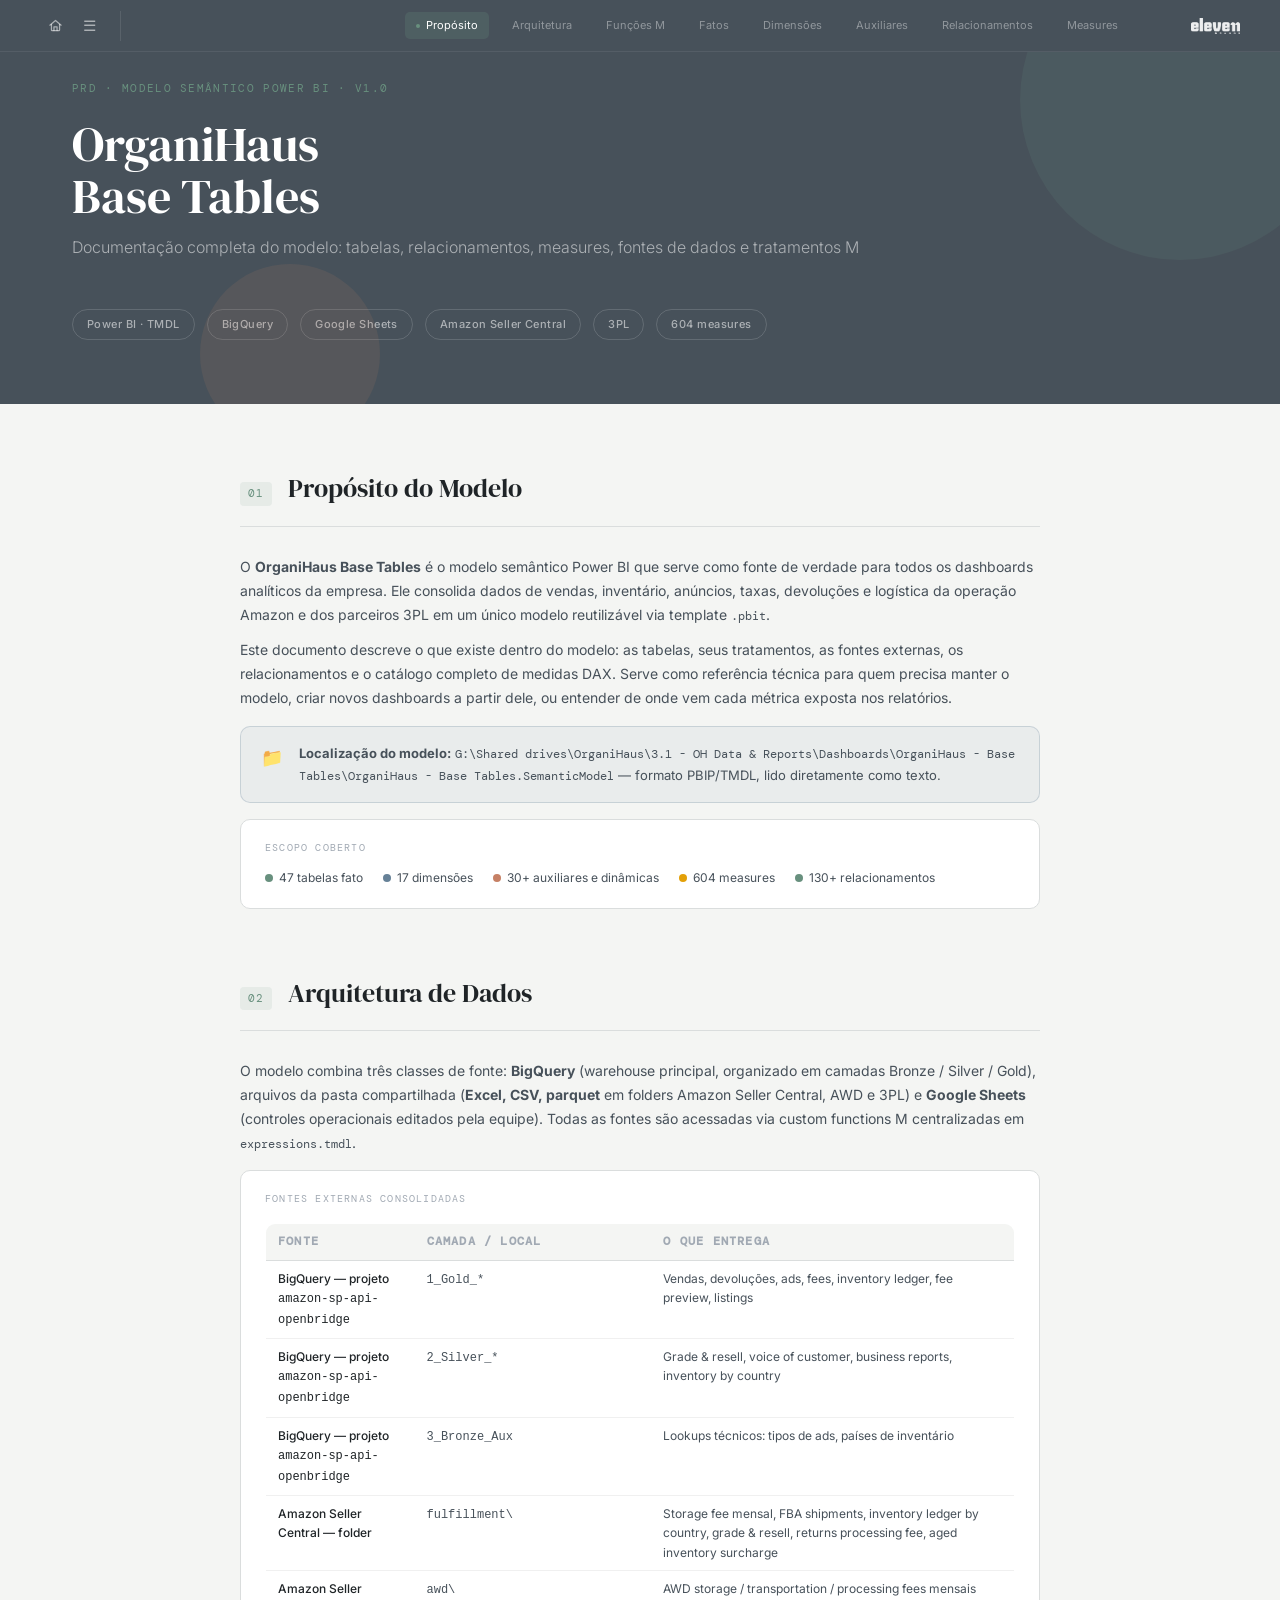
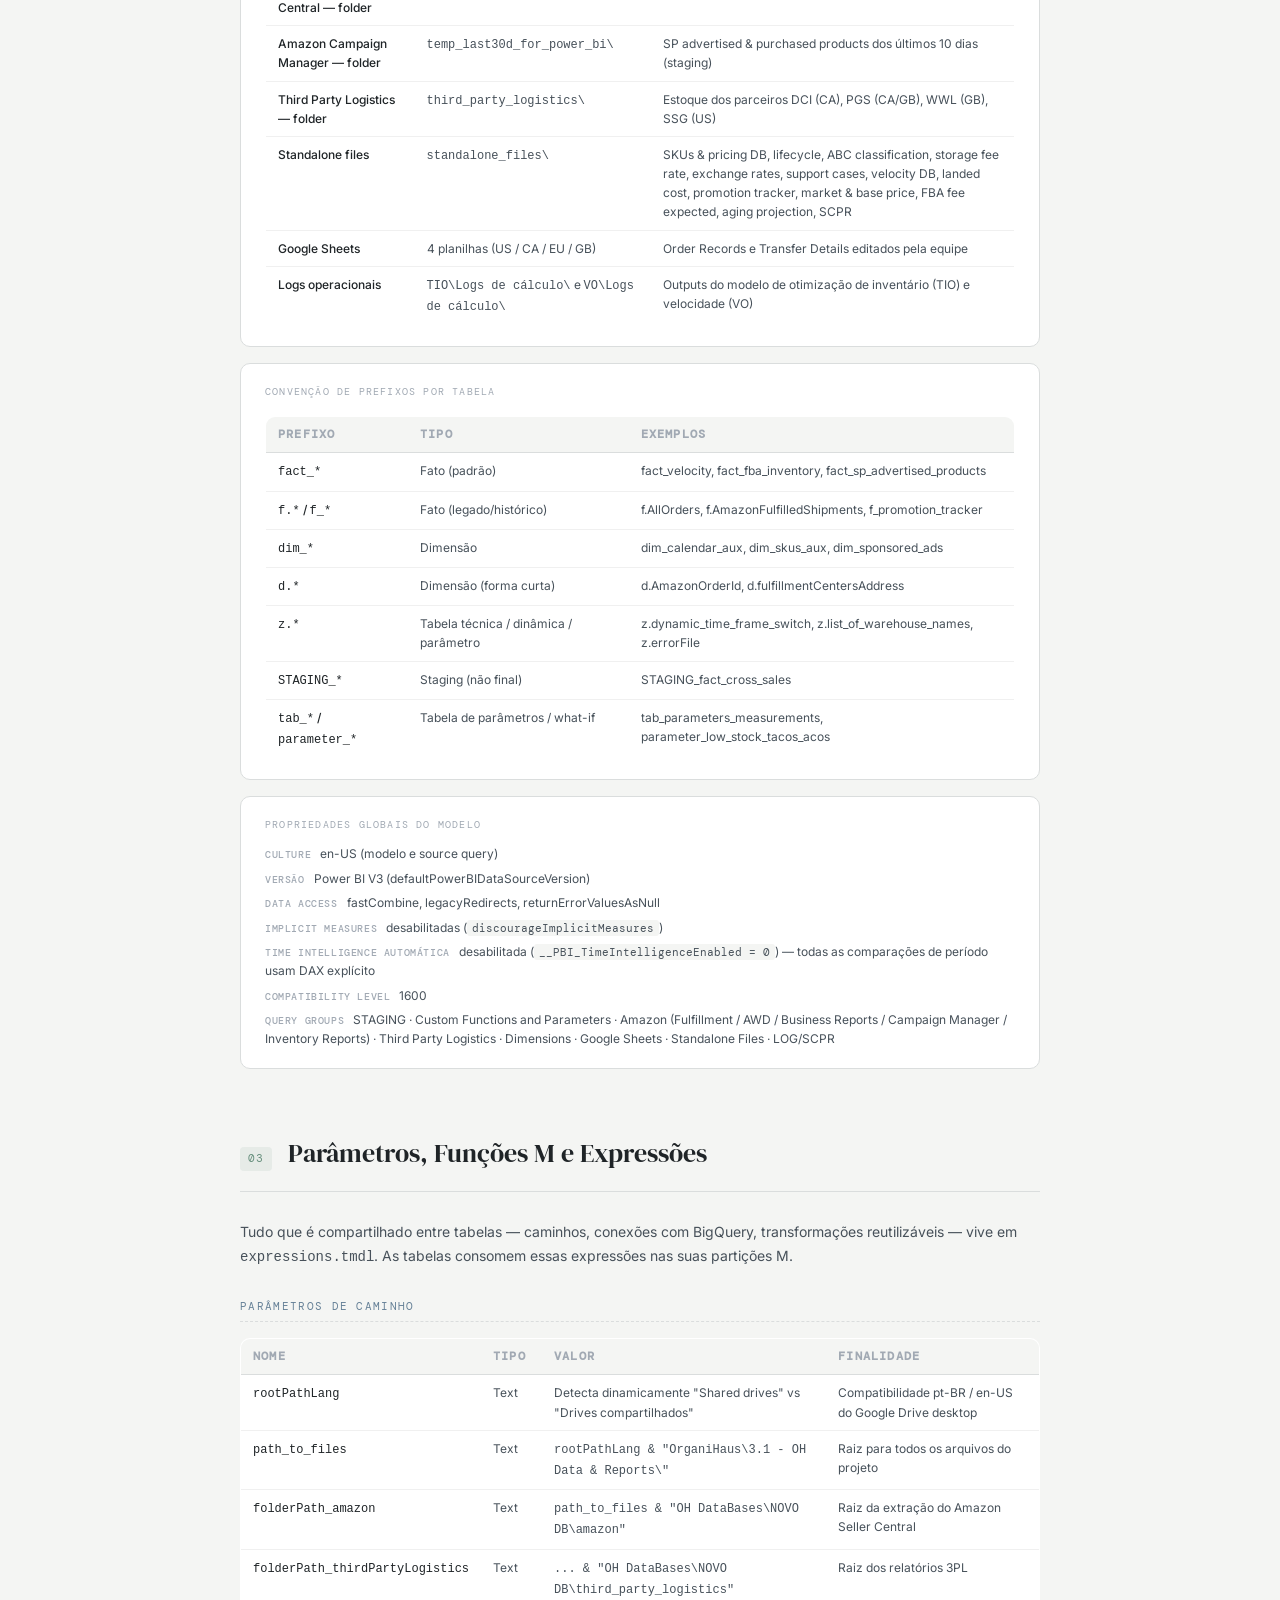
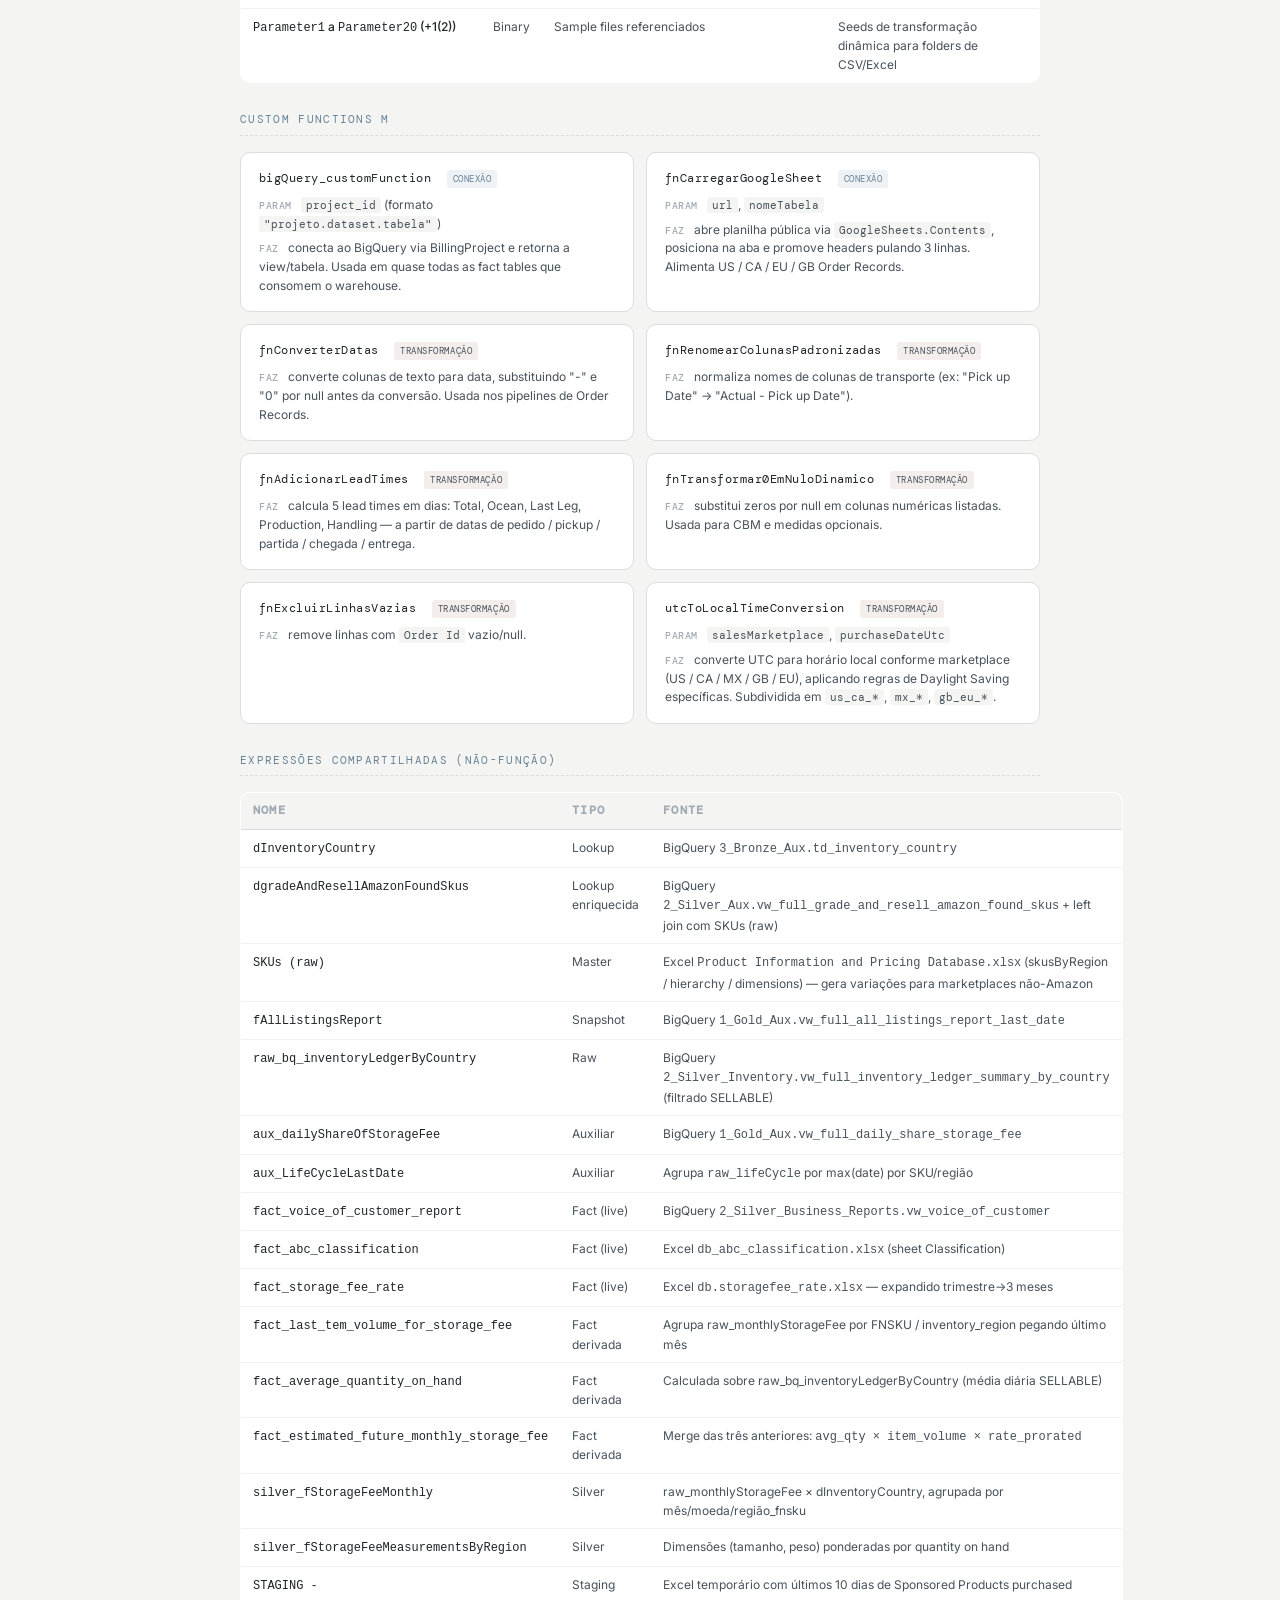
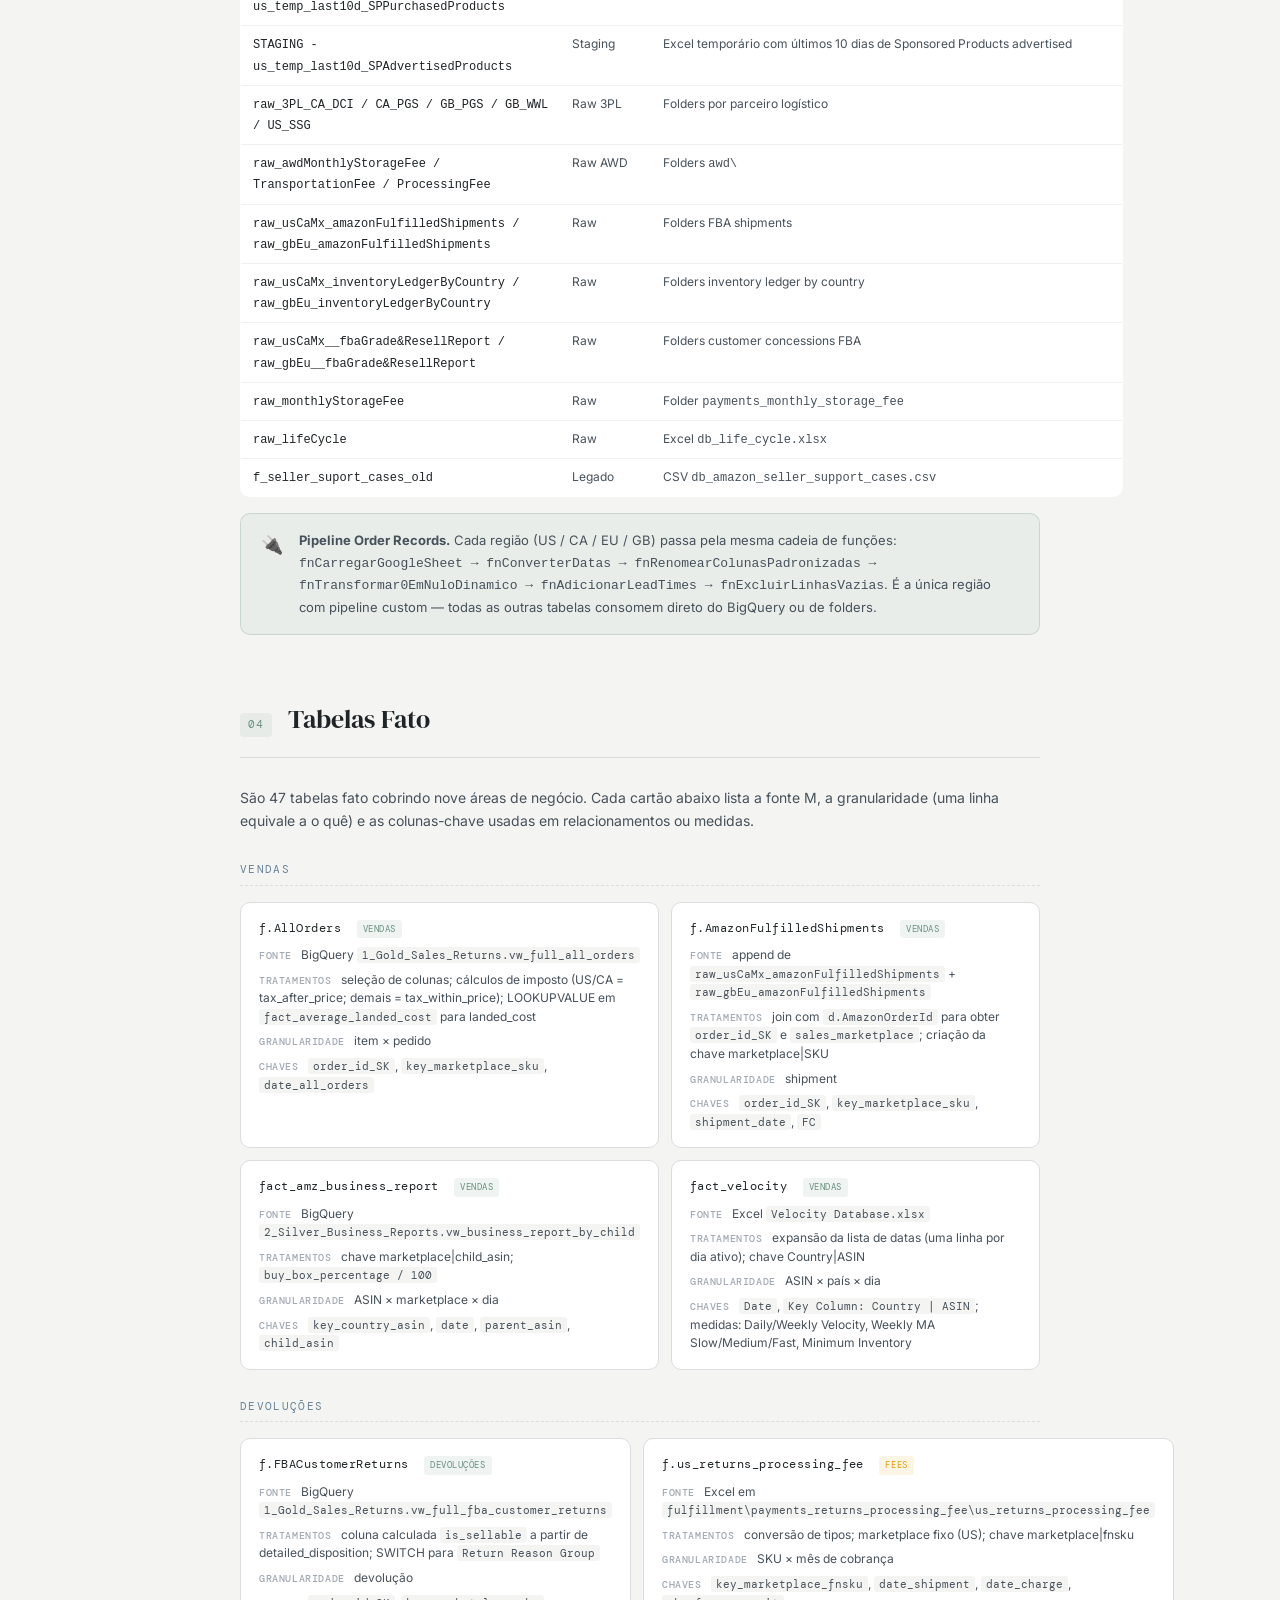
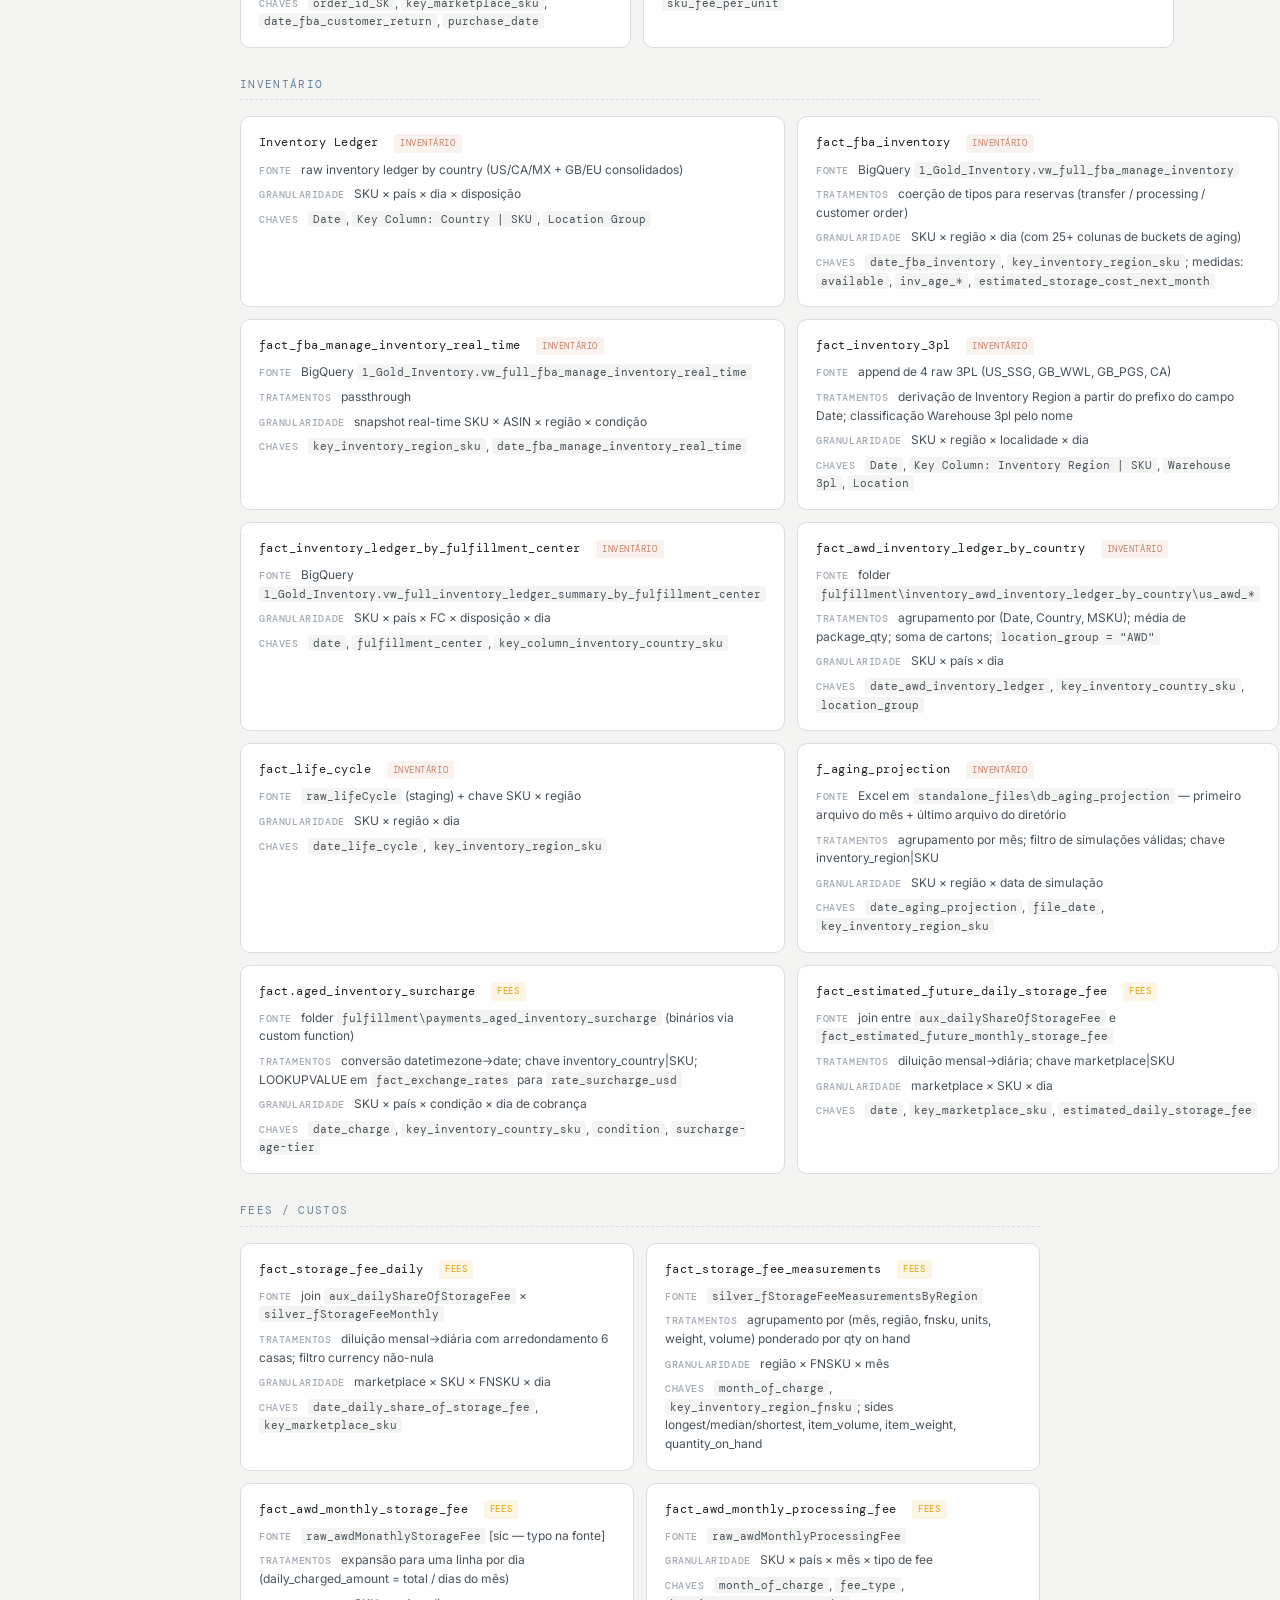
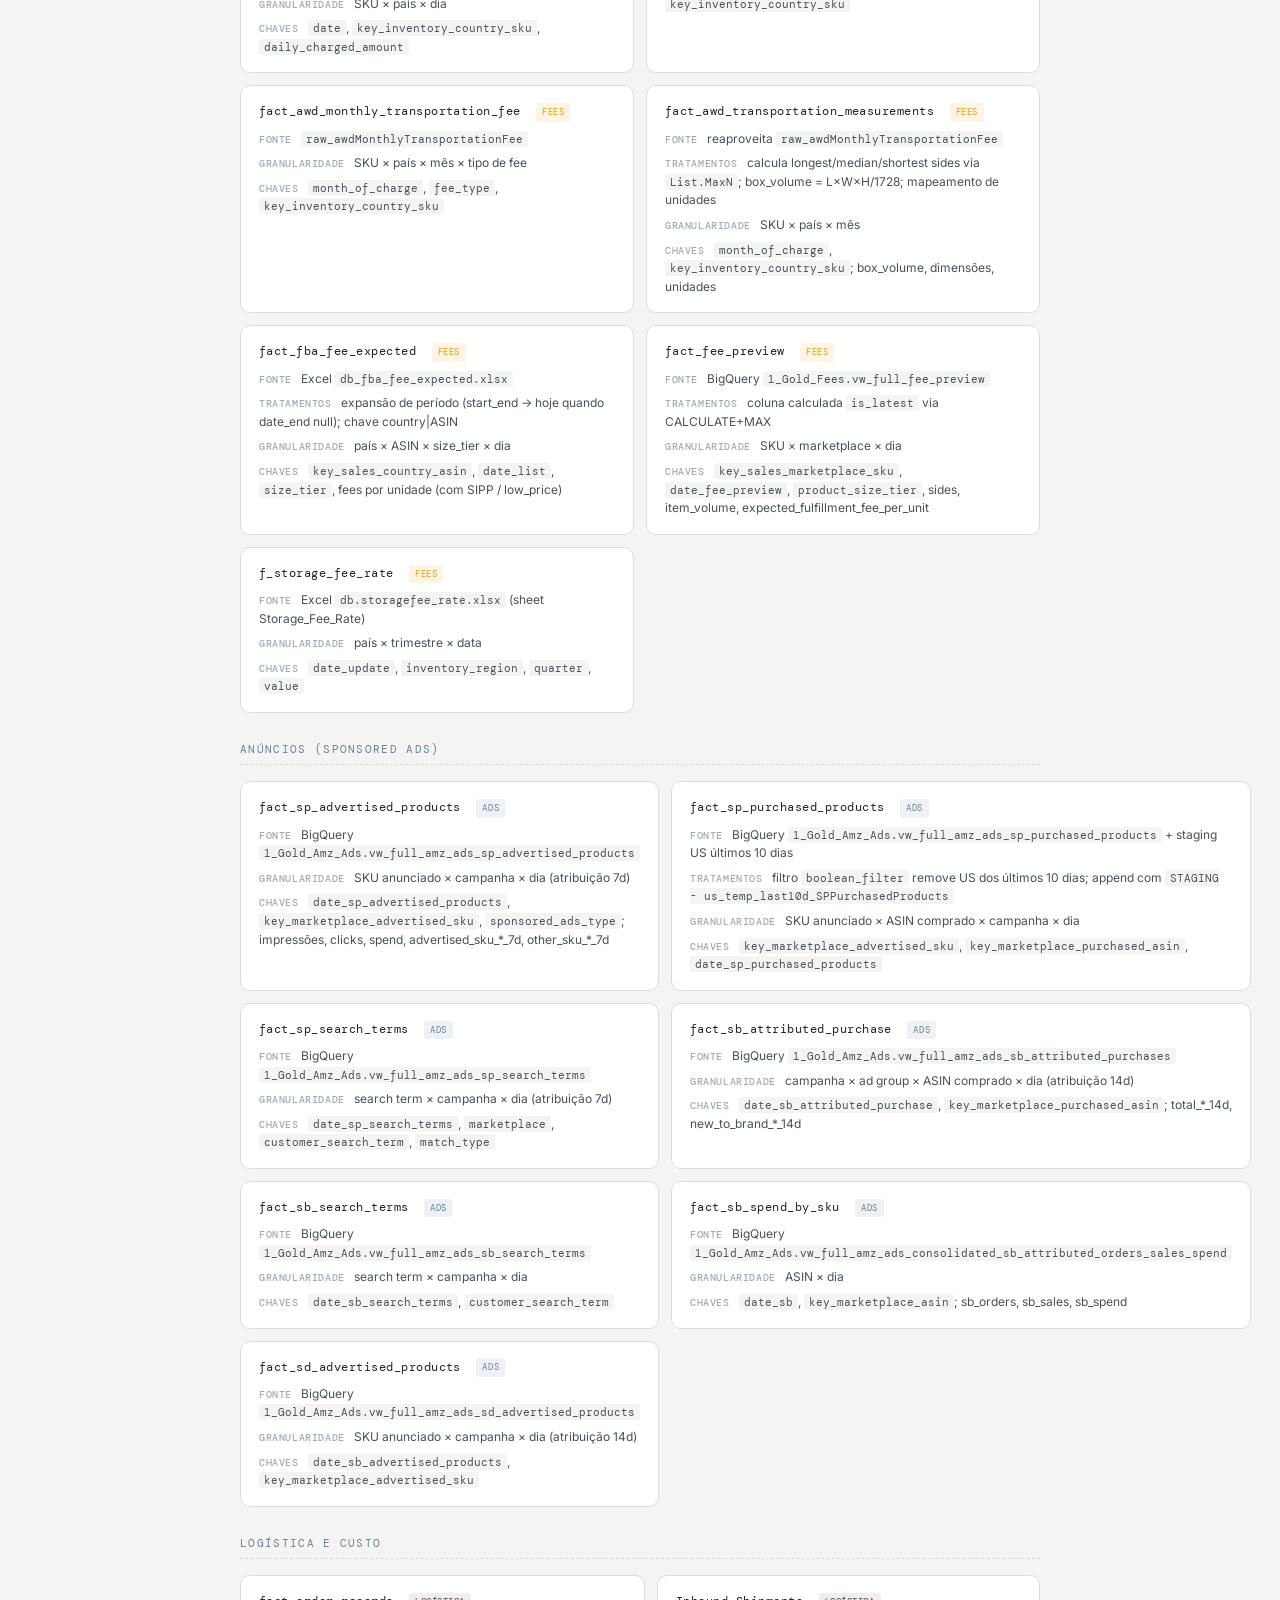
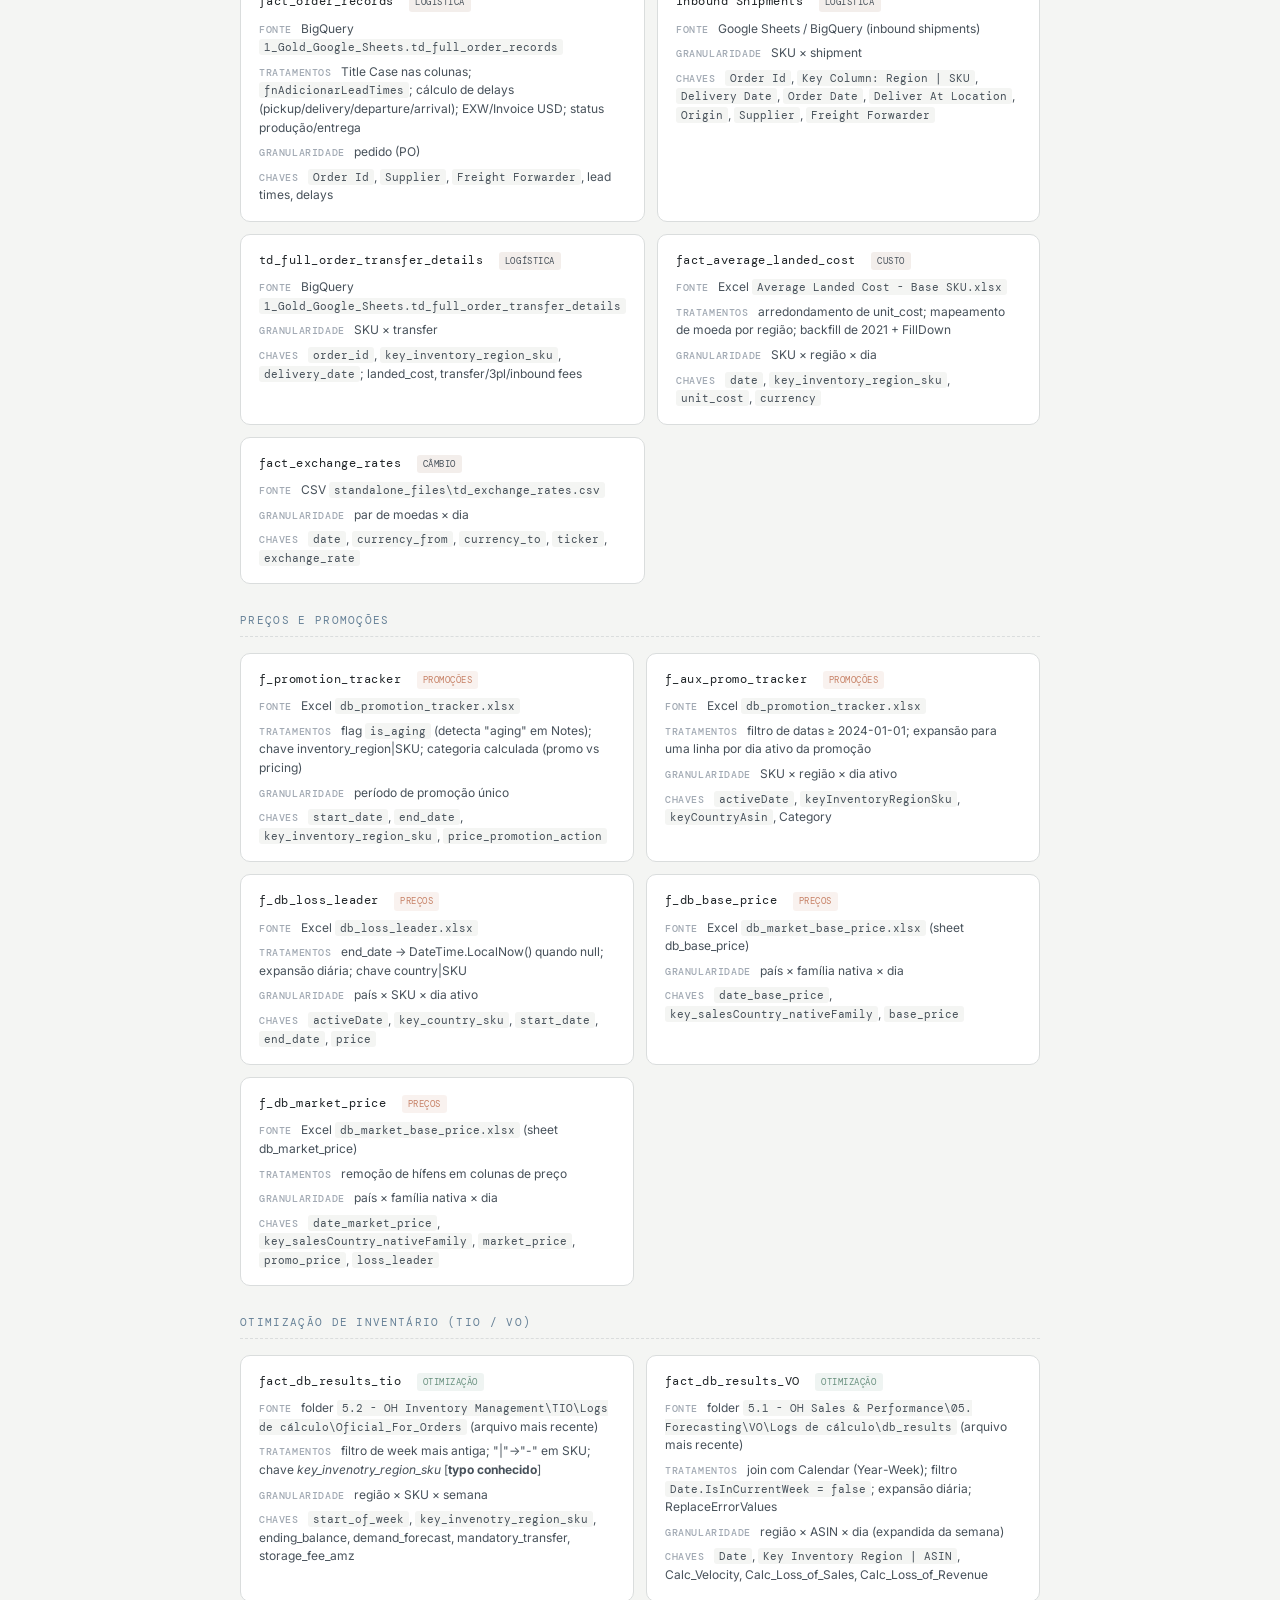
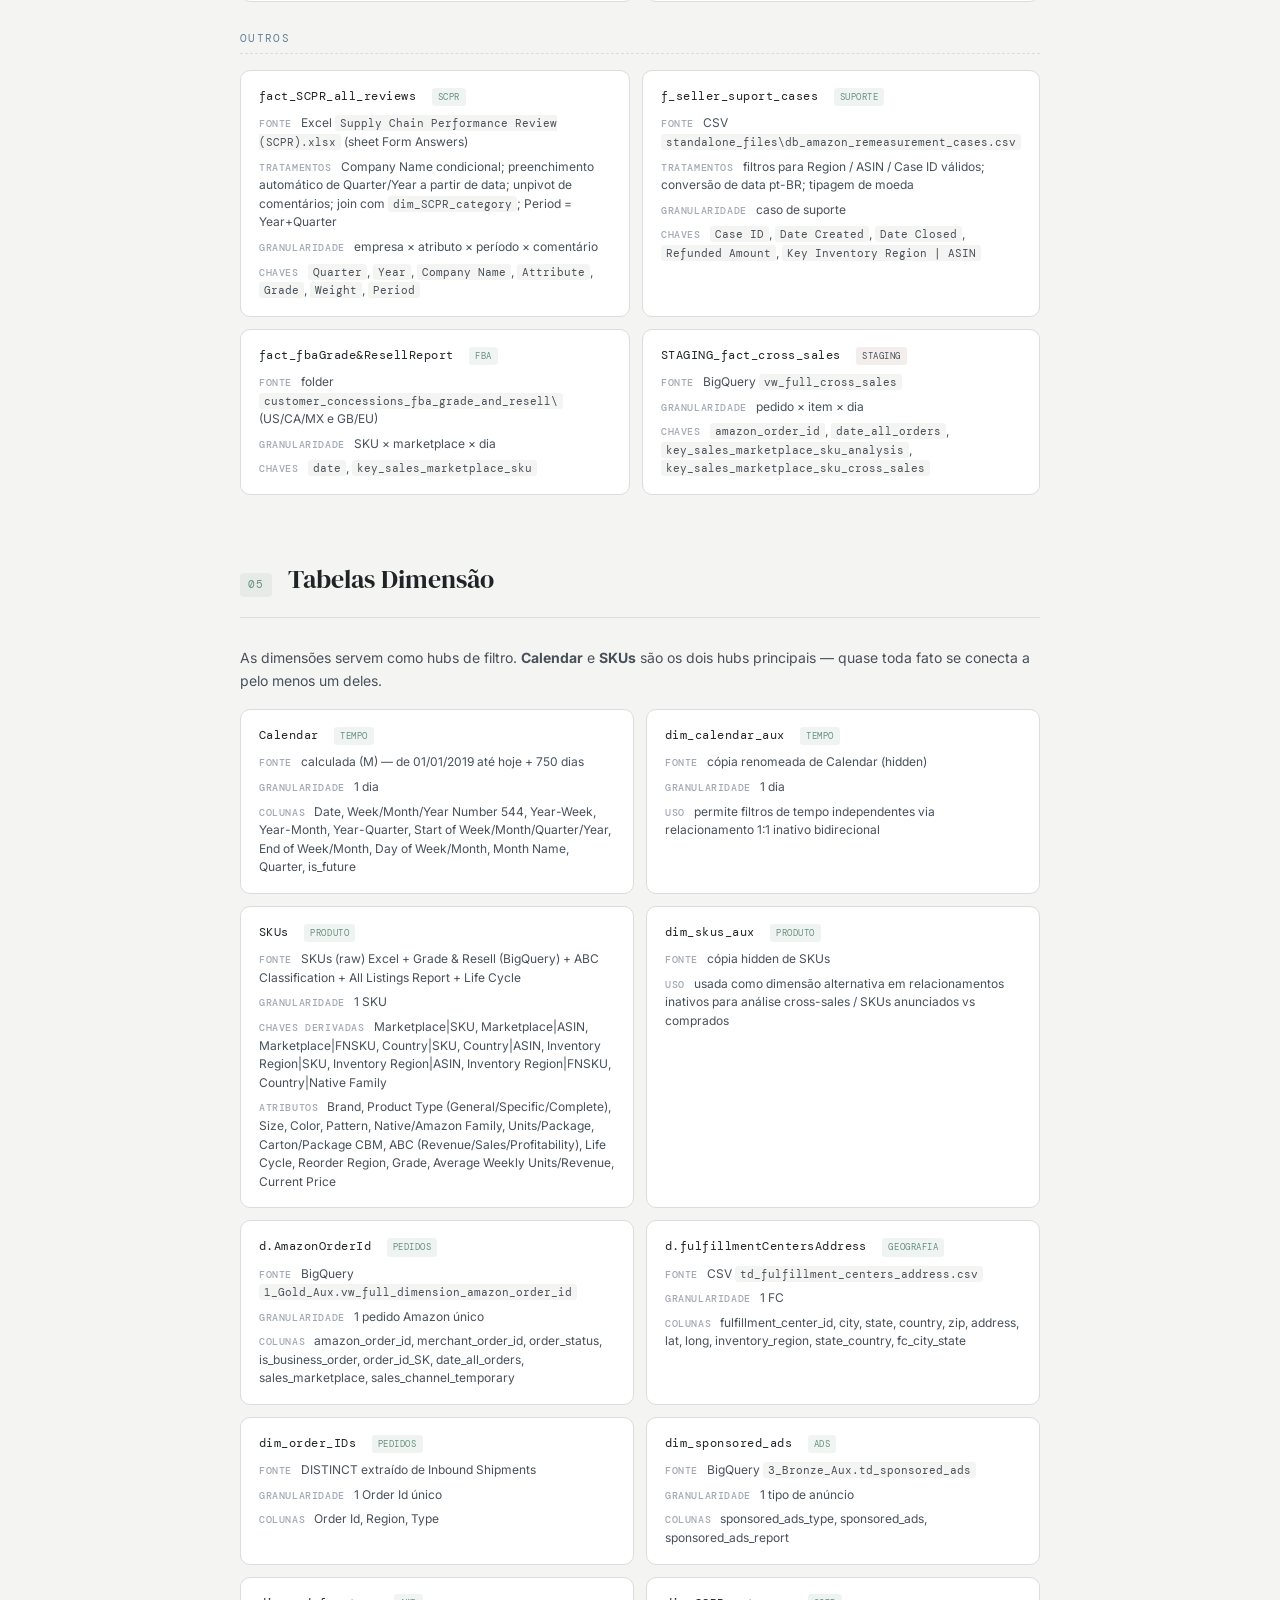
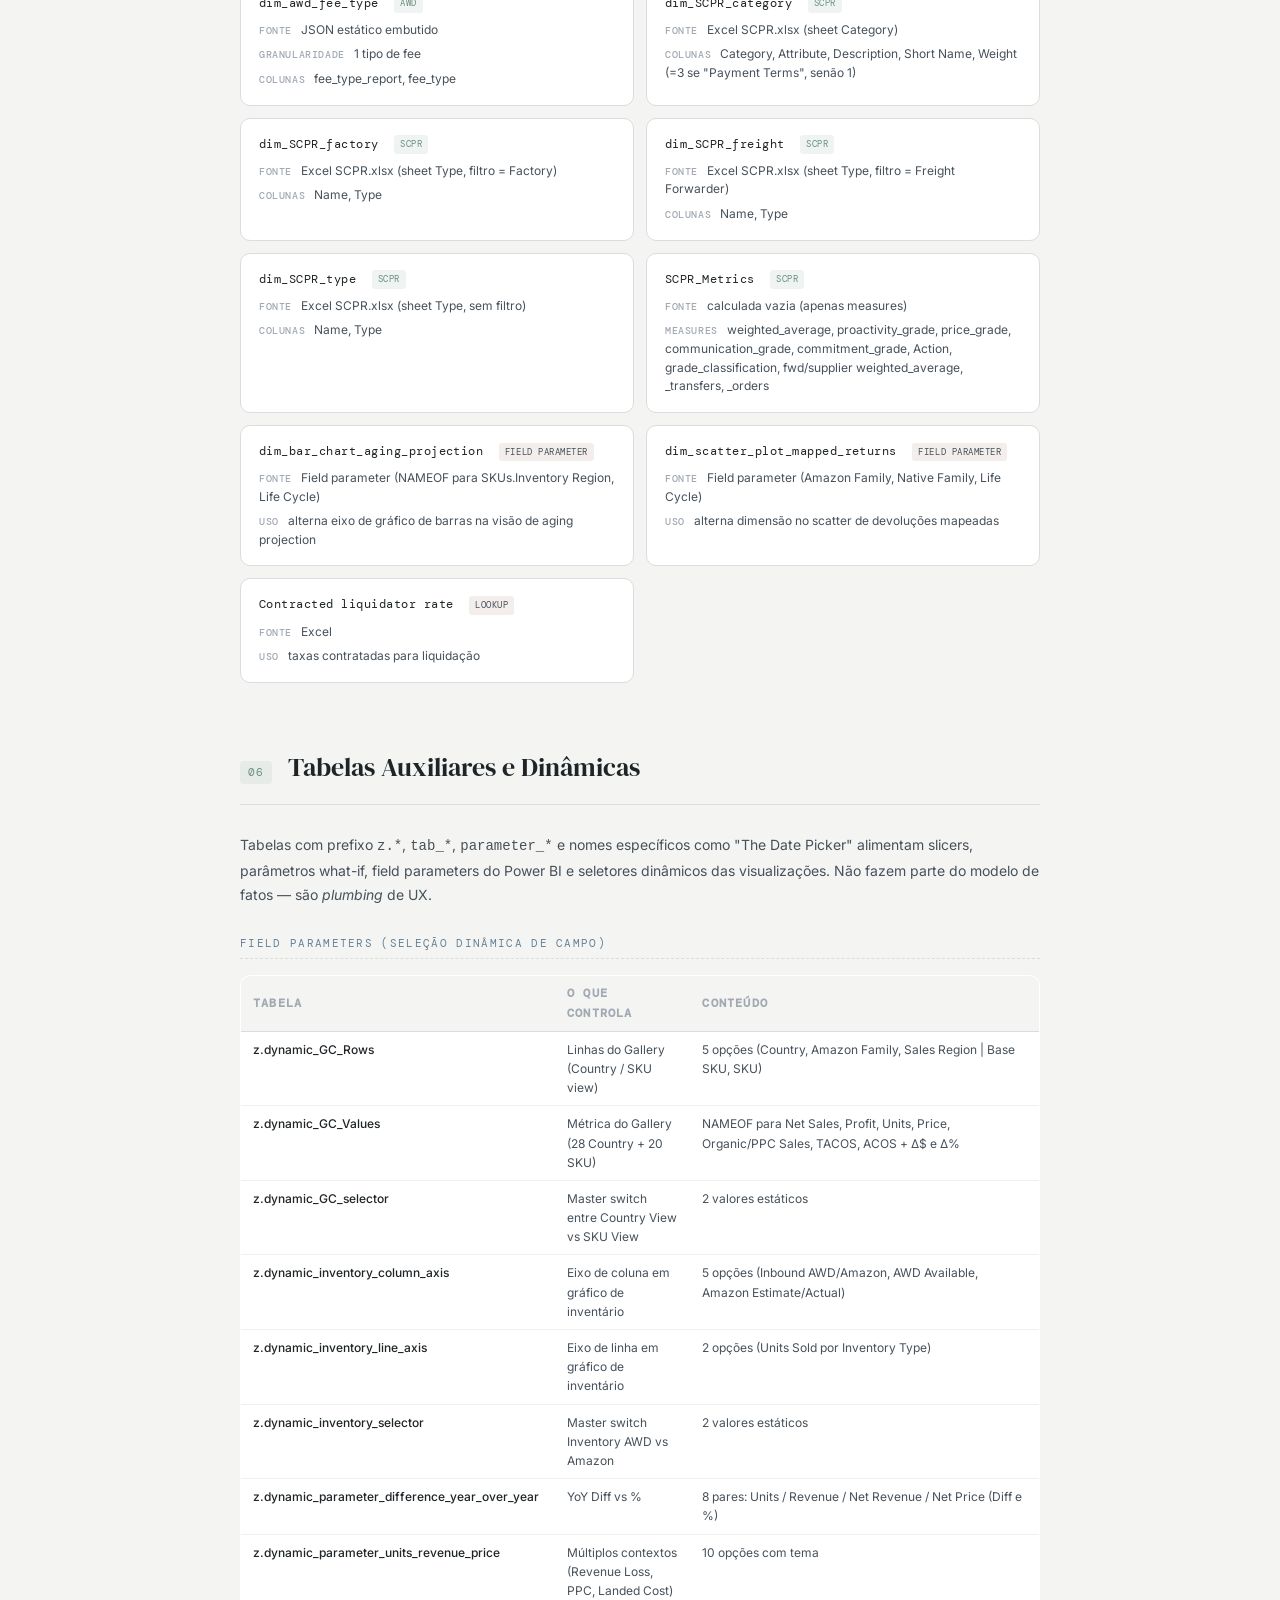
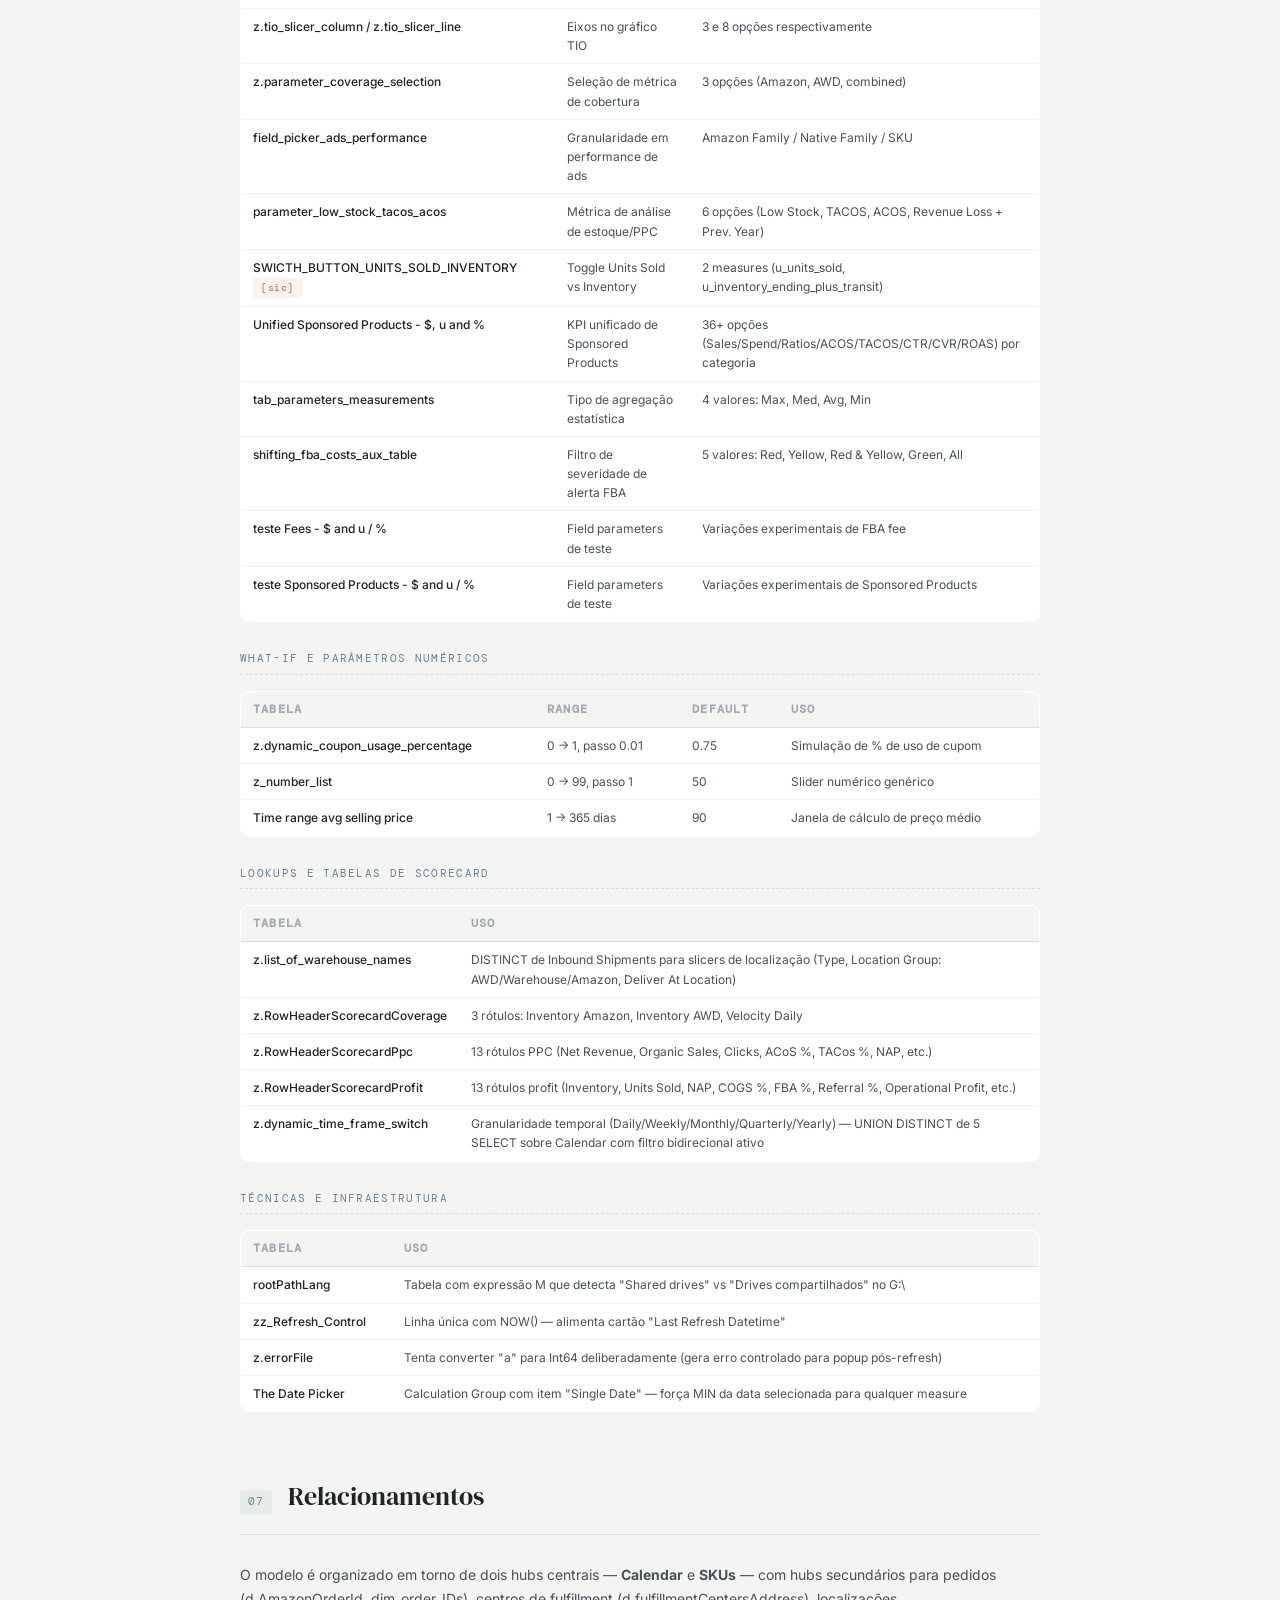
<file: docs/11_brands/dados-analytics/organihaus_base_tables_prd.html>
<!DOCTYPE html>
<html lang="pt-BR">
<head>
<meta charset="UTF-8">
<meta name="viewport" content="width=device-width, initial-scale=1.0">
<title>OrganiHaus Base Tables — PRD do Modelo Power BI · Eleven Brands</title>
<link href="https://fonts.googleapis.com/css2?family=DM+Serif+Display&family=DM+Mono:wght@400;500&family=Inter:wght@300;400;500;600&display=swap" rel="stylesheet">
<link rel="stylesheet" href="../assets/style.css">
<link rel="stylesheet" href="./organihaus_base_tables_prd.css">
</head>
<body>

<!-- HEADER + NAV -->
<header class="site-header">
  <div class="nav-actions">
    <a href="../../index.html" class="nav-back" title="Voltar para a Knowledge Base" aria-label="Voltar para a Knowledge Base"><svg width="15" height="15" viewBox="0 0 24 24" fill="none" stroke="currentColor" stroke-width="2" stroke-linecap="round" stroke-linejoin="round"><path d="M3 11.5 12 4l9 7.5"/><path d="M5.5 10v9a1 1 0 0 0 1 1h11a1 1 0 0 0 1-1v-9"/><path d="M9.5 20v-6h5v6"/></svg></a>
    <button class="nav-menu-toggle" id="nav-menu-toggle" aria-label="Abrir menu de documentos">☰</button>
  </div>
  <div class="nav-logo" id="nav-logo">
    OrganiHaus Base Tables
    <span>PRD · Modelo Power BI</span>
  </div>
  <nav class="nav">
    <div class="nav-links">
      <a href="#proposito"><span class="nav-dot"></span> Propósito</a>
      <a href="#arquitetura"><span class="nav-dot"></span> Arquitetura</a>
      <a href="#expressions"><span class="nav-dot"></span> Funções M</a>
      <a href="#fatos"><span class="nav-dot"></span> Fatos</a>
      <a href="#dimensoes"><span class="nav-dot"></span> Dimensões</a>
      <a href="#auxiliares"><span class="nav-dot"></span> Auxiliares</a>
      <a href="#relacionamentos"><span class="nav-dot"></span> Relacionamentos</a>
      <a href="#measures"><span class="nav-dot"></span> Measures</a>
      <a href="#convencoes"><span class="nav-dot"></span> Convenções</a>
      <a href="#atencao"><span class="nav-dot"></span> Atenção</a>
    </div>
  </nav>
  <img src="../assets/eleven-brands-logo.png" alt="Eleven Brands" class="nav-brand-logo">
</header>
<div class="nav-menu-panel" id="nav-menu-panel"></div>

<div class="cover">
  <div class="cover-label">PRD · Modelo Semântico Power BI · v1.0</div>
  <h1>OrganiHaus<br>Base Tables</h1>
  <p class="cover-sub">Documentação completa do modelo: tabelas, relacionamentos, measures, fontes de dados e tratamentos M</p>
  <div class="cover-tags">
    <span class="cover-tag">Power BI · TMDL</span>
    <span class="cover-tag">BigQuery</span>
    <span class="cover-tag">Google Sheets</span>
    <span class="cover-tag">Amazon Seller Central</span>
    <span class="cover-tag">3PL</span>
    <span class="cover-tag">604 measures</span>
  </div>
</div>

<div class="doc-body">

  <!-- 01 PROPÓSITO -->
  <div class="section" id="proposito">
    <div class="section-header">
      <span class="section-number">01</span>
      <h2 class="section-title">Propósito do Modelo</h2>
    </div>
    <div class="prose">
      <p>O <strong>OrganiHaus Base Tables</strong> é o modelo semântico Power BI que serve como fonte de verdade para todos os dashboards analíticos da empresa. Ele consolida dados de vendas, inventário, anúncios, taxas, devoluções e logística da operação Amazon e dos parceiros 3PL em um único modelo reutilizável via template <code style="font-family:var(--font-mono); font-size:12px;">.pbit</code>.</p>
      <p>Este documento descreve o que existe dentro do modelo: as tabelas, seus tratamentos, as fontes externas, os relacionamentos e o catálogo completo de medidas DAX. Serve como referência técnica para quem precisa manter o modelo, criar novos dashboards a partir dele, ou entender de onde vem cada métrica exposta nos relatórios.</p>
    </div>

    <div class="callout blue">
      <div class="callout-icon">📁</div>
      <div class="callout-text"><strong>Localização do modelo:</strong> <code style="font-family:var(--font-mono); font-size:12px;">G:\Shared drives\OrganiHaus\3.1 - OH Data &amp; Reports\Dashboards\OrganiHaus - Base Tables\OrganiHaus - Base Tables.SemanticModel</code> — formato PBIP/TMDL, lido diretamente como texto.</div>
    </div>

    <div class="info-card">
      <div class="info-card-title">Escopo coberto</div>
      <div class="legend-row">
        <span><span class="legend-dot"></span> 47 tabelas fato</span>
        <span><span class="legend-dot blue"></span> 17 dimensões</span>
        <span><span class="legend-dot terra"></span> 30+ auxiliares e dinâmicas</span>
        <span><span class="legend-dot amber"></span> 604 measures</span>
        <span><span class="legend-dot"></span> 130+ relacionamentos</span>
      </div>
    </div>
  </div>

  <!-- 02 ARQUITETURA -->
  <div class="section" id="arquitetura">
    <div class="section-header">
      <span class="section-number">02</span>
      <h2 class="section-title">Arquitetura de Dados</h2>
    </div>
    <div class="prose">
      <p>O modelo combina três classes de fonte: <strong>BigQuery</strong> (warehouse principal, organizado em camadas Bronze / Silver / Gold), arquivos da pasta compartilhada (<strong>Excel, CSV, parquet</strong> em folders Amazon Seller Central, AWD e 3PL) e <strong>Google Sheets</strong> (controles operacionais editados pela equipe). Todas as fontes são acessadas via custom functions M centralizadas em <code style="font-family:var(--font-mono); font-size:12px;">expressions.tmdl</code>.</p>
    </div>

    <div class="info-card">
      <div class="info-card-title">Fontes externas consolidadas</div>
      <table class="data-table compact">
        <thead><tr><th>Fonte</th><th>Camada / Local</th><th>O que entrega</th></tr></thead>
        <tbody>
          <tr><td>BigQuery — projeto <code>amazon-sp-api-openbridge</code></td><td><code>1_Gold_*</code></td><td>Vendas, devoluções, ads, fees, inventory ledger, fee preview, listings</td></tr>
          <tr><td>BigQuery — projeto <code>amazon-sp-api-openbridge</code></td><td><code>2_Silver_*</code></td><td>Grade &amp; resell, voice of customer, business reports, inventory by country</td></tr>
          <tr><td>BigQuery — projeto <code>amazon-sp-api-openbridge</code></td><td><code>3_Bronze_Aux</code></td><td>Lookups técnicos: tipos de ads, países de inventário</td></tr>
          <tr><td>Amazon Seller Central — folder</td><td><code>fulfillment\</code></td><td>Storage fee mensal, FBA shipments, inventory ledger by country, grade &amp; resell, returns processing fee, aged inventory surcharge</td></tr>
          <tr><td>Amazon Seller Central — folder</td><td><code>awd\</code></td><td>AWD storage / transportation / processing fees mensais</td></tr>
          <tr><td>Amazon Campaign Manager — folder</td><td><code>temp_last30d_for_power_bi\</code></td><td>SP advertised &amp; purchased products dos últimos 10 dias (staging)</td></tr>
          <tr><td>Third Party Logistics — folder</td><td><code>third_party_logistics\</code></td><td>Estoque dos parceiros DCI (CA), PGS (CA/GB), WWL (GB), SSG (US)</td></tr>
          <tr><td>Standalone files</td><td><code>standalone_files\</code></td><td>SKUs &amp; pricing DB, lifecycle, ABC classification, storage fee rate, exchange rates, support cases, velocity DB, landed cost, promotion tracker, market &amp; base price, FBA fee expected, aging projection, SCPR</td></tr>
          <tr><td>Google Sheets</td><td>4 planilhas (US / CA / EU / GB)</td><td>Order Records e Transfer Details editados pela equipe</td></tr>
          <tr><td>Logs operacionais</td><td><code>TIO\Logs de cálculo\</code> e <code>VO\Logs de cálculo\</code></td><td>Outputs do modelo de otimização de inventário (TIO) e velocidade (VO)</td></tr>
        </tbody>
      </table>
    </div>

    <div class="info-card">
      <div class="info-card-title">Convenção de prefixos por tabela</div>
      <table class="data-table compact">
        <thead><tr><th>Prefixo</th><th>Tipo</th><th>Exemplos</th></tr></thead>
        <tbody>
          <tr><td><code>fact_*</code></td><td>Fato (padrão)</td><td>fact_velocity, fact_fba_inventory, fact_sp_advertised_products</td></tr>
          <tr><td><code>f.*</code> / <code>f_*</code></td><td>Fato (legado/histórico)</td><td>f.AllOrders, f.AmazonFulfilledShipments, f_promotion_tracker</td></tr>
          <tr><td><code>dim_*</code></td><td>Dimensão</td><td>dim_calendar_aux, dim_skus_aux, dim_sponsored_ads</td></tr>
          <tr><td><code>d.*</code></td><td>Dimensão (forma curta)</td><td>d.AmazonOrderId, d.fulfillmentCentersAddress</td></tr>
          <tr><td><code>z.*</code></td><td>Tabela técnica / dinâmica / parâmetro</td><td>z.dynamic_time_frame_switch, z.list_of_warehouse_names, z.errorFile</td></tr>
          <tr><td><code>STAGING_*</code></td><td>Staging (não final)</td><td>STAGING_fact_cross_sales</td></tr>
          <tr><td><code>tab_*</code> / <code>parameter_*</code></td><td>Tabela de parâmetros / what-if</td><td>tab_parameters_measurements, parameter_low_stock_tacos_acos</td></tr>
        </tbody>
      </table>
    </div>

    <div class="info-card">
      <div class="info-card-title">Propriedades globais do modelo</div>
      <div class="kv"><b>Culture</b> en-US (modelo e source query)</div>
      <div class="kv"><b>Versão</b> Power BI V3 (defaultPowerBIDataSourceVersion)</div>
      <div class="kv"><b>Data access</b> fastCombine, legacyRedirects, returnErrorValuesAsNull</div>
      <div class="kv"><b>Implicit measures</b> desabilitadas (<code>discourageImplicitMeasures</code>)</div>
      <div class="kv"><b>Time intelligence automática</b> desabilitada (<code>__PBI_TimeIntelligenceEnabled = 0</code>) — todas as comparações de período usam DAX explícito</div>
      <div class="kv"><b>Compatibility level</b> 1600</div>
      <div class="kv"><b>Query groups</b> STAGING · Custom Functions and Parameters · Amazon (Fulfillment / AWD / Business Reports / Campaign Manager / Inventory Reports) · Third Party Logistics · Dimensions · Google Sheets · Standalone Files · LOG/SCPR</div>
    </div>
  </div>

  <!-- 03 EXPRESSIONS -->
  <div class="section" id="expressions">
    <div class="section-header">
      <span class="section-number">03</span>
      <h2 class="section-title">Parâmetros, Funções M e Expressões</h2>
    </div>
    <div class="prose">
      <p>Tudo que é compartilhado entre tabelas — caminhos, conexões com BigQuery, transformações reutilizáveis — vive em <code>expressions.tmdl</code>. As tabelas consomem essas expressões nas suas partições M.</p>
    </div>

    <div class="subhead">Parâmetros de caminho</div>
    <table class="data-table compact">
      <thead><tr><th>Nome</th><th>Tipo</th><th>Valor</th><th>Finalidade</th></tr></thead>
      <tbody>
        <tr><td><code>rootPathLang</code></td><td>Text</td><td>Detecta dinamicamente "Shared drives" vs "Drives compartilhados"</td><td>Compatibilidade pt-BR / en-US do Google Drive desktop</td></tr>
        <tr><td><code>path_to_files</code></td><td>Text</td><td><code>rootPathLang &amp; "OrganiHaus\3.1 - OH Data &amp; Reports\"</code></td><td>Raiz para todos os arquivos do projeto</td></tr>
        <tr><td><code>folderPath_amazon</code></td><td>Text</td><td><code>path_to_files &amp; "OH DataBases\NOVO DB\amazon"</code></td><td>Raiz da extração do Amazon Seller Central</td></tr>
        <tr><td><code>folderPath_thirdPartyLogistics</code></td><td>Text</td><td><code>... &amp; "OH DataBases\NOVO DB\third_party_logistics"</code></td><td>Raiz dos relatórios 3PL</td></tr>
        <tr><td><code>Parameter1</code> a <code>Parameter20</code> (+1(2))</td><td>Binary</td><td>Sample files referenciados</td><td>Seeds de transformação dinâmica para folders de CSV/Excel</td></tr>
      </tbody>
    </table>

    <div class="subhead">Custom functions M</div>
    <div class="tbl-cat">
      <div class="info-card">
        <div class="info-card-title">bigQuery_customFunction <span class="area-tag blue">conexão</span></div>
        <div class="kv"><b>Param</b> <code>project_id</code> (formato <code>"projeto.dataset.tabela"</code>)</div>
        <div class="kv"><b>Faz</b> conecta ao BigQuery via BillingProject e retorna a view/tabela. Usada em quase todas as fact tables que consomem o warehouse.</div>
      </div>
      <div class="info-card">
        <div class="info-card-title">fnCarregarGoogleSheet <span class="area-tag blue">conexão</span></div>
        <div class="kv"><b>Param</b> <code>url</code>, <code>nomeTabela</code></div>
        <div class="kv"><b>Faz</b> abre planilha pública via <code>GoogleSheets.Contents</code>, posiciona na aba e promove headers pulando 3 linhas. Alimenta US / CA / EU / GB Order Records.</div>
      </div>
      <div class="info-card">
        <div class="info-card-title">fnConverterDatas <span class="area-tag taupe">transformação</span></div>
        <div class="kv"><b>Faz</b> converte colunas de texto para data, substituindo "-" e "0" por null antes da conversão. Usada nos pipelines de Order Records.</div>
      </div>
      <div class="info-card">
        <div class="info-card-title">fnRenomearColunasPadronizadas <span class="area-tag taupe">transformação</span></div>
        <div class="kv"><b>Faz</b> normaliza nomes de colunas de transporte (ex: "Pick up Date" → "Actual - Pick up Date").</div>
      </div>
      <div class="info-card">
        <div class="info-card-title">fnAdicionarLeadTimes <span class="area-tag taupe">transformação</span></div>
        <div class="kv"><b>Faz</b> calcula 5 lead times em dias: Total, Ocean, Last Leg, Production, Handling — a partir de datas de pedido / pickup / partida / chegada / entrega.</div>
      </div>
      <div class="info-card">
        <div class="info-card-title">fnTransformar0EmNuloDinamico <span class="area-tag taupe">transformação</span></div>
        <div class="kv"><b>Faz</b> substitui zeros por null em colunas numéricas listadas. Usada para CBM e medidas opcionais.</div>
      </div>
      <div class="info-card">
        <div class="info-card-title">fnExcluirLinhasVazias <span class="area-tag taupe">transformação</span></div>
        <div class="kv"><b>Faz</b> remove linhas com <code>Order Id</code> vazio/null.</div>
      </div>
      <div class="info-card">
        <div class="info-card-title">utcToLocalTimeConversion <span class="area-tag taupe">transformação</span></div>
        <div class="kv"><b>Param</b> <code>salesMarketplace</code>, <code>purchaseDateUtc</code></div>
        <div class="kv"><b>Faz</b> converte UTC para horário local conforme marketplace (US / CA / MX / GB / EU), aplicando regras de Daylight Saving específicas. Subdividida em <code>us_ca_*</code>, <code>mx_*</code>, <code>gb_eu_*</code>.</div>
      </div>
    </div>

    <div class="subhead">Expressões compartilhadas (não-função)</div>
    <table class="data-table compact">
      <thead><tr><th>Nome</th><th>Tipo</th><th>Fonte</th></tr></thead>
      <tbody>
        <tr><td><code>dInventoryCountry</code></td><td>Lookup</td><td>BigQuery <code>3_Bronze_Aux.td_inventory_country</code></td></tr>
        <tr><td><code>dgradeAndResellAmazonFoundSkus</code></td><td>Lookup enriquecida</td><td>BigQuery <code>2_Silver_Aux.vw_full_grade_and_resell_amazon_found_skus</code> + left join com SKUs (raw)</td></tr>
        <tr><td><code>SKUs (raw)</code></td><td>Master</td><td>Excel <code>Product Information and Pricing Database.xlsx</code> (skusByRegion / hierarchy / dimensions) — gera variações para marketplaces não-Amazon</td></tr>
        <tr><td><code>fAllListingsReport</code></td><td>Snapshot</td><td>BigQuery <code>1_Gold_Aux.vw_full_all_listings_report_last_date</code></td></tr>
        <tr><td><code>raw_bq_inventoryLedgerByCountry</code></td><td>Raw</td><td>BigQuery <code>2_Silver_Inventory.vw_full_inventory_ledger_summary_by_country</code> (filtrado SELLABLE)</td></tr>
        <tr><td><code>aux_dailyShareOfStorageFee</code></td><td>Auxiliar</td><td>BigQuery <code>1_Gold_Aux.vw_full_daily_share_storage_fee</code></td></tr>
        <tr><td><code>aux_LifeCycleLastDate</code></td><td>Auxiliar</td><td>Agrupa <code>raw_lifeCycle</code> por max(date) por SKU/região</td></tr>
        <tr><td><code>fact_voice_of_customer_report</code></td><td>Fact (live)</td><td>BigQuery <code>2_Silver_Business_Reports.vw_voice_of_customer</code></td></tr>
        <tr><td><code>fact_abc_classification</code></td><td>Fact (live)</td><td>Excel <code>db_abc_classification.xlsx</code> (sheet Classification)</td></tr>
        <tr><td><code>fact_storage_fee_rate</code></td><td>Fact (live)</td><td>Excel <code>db.storagefee_rate.xlsx</code> — expandido trimestre→3 meses</td></tr>
        <tr><td><code>fact_last_tem_volume_for_storage_fee</code></td><td>Fact derivada</td><td>Agrupa raw_monthlyStorageFee por FNSKU / inventory_region pegando último mês</td></tr>
        <tr><td><code>fact_average_quantity_on_hand</code></td><td>Fact derivada</td><td>Calculada sobre raw_bq_inventoryLedgerByCountry (média diária SELLABLE)</td></tr>
        <tr><td><code>fact_estimated_future_monthly_storage_fee</code></td><td>Fact derivada</td><td>Merge das três anteriores: <code>avg_qty × item_volume × rate_prorated</code></td></tr>
        <tr><td><code>silver_fStorageFeeMonthly</code></td><td>Silver</td><td>raw_monthlyStorageFee × dInventoryCountry, agrupada por mês/moeda/região_fnsku</td></tr>
        <tr><td><code>silver_fStorageFeeMeasurementsByRegion</code></td><td>Silver</td><td>Dimensões (tamanho, peso) ponderadas por quantity on hand</td></tr>
        <tr><td><code>STAGING - us_temp_last10d_SPPurchasedProducts</code></td><td>Staging</td><td>Excel temporário com últimos 10 dias de Sponsored Products purchased</td></tr>
        <tr><td><code>STAGING - us_temp_last10d_SPAdvertisedProducts</code></td><td>Staging</td><td>Excel temporário com últimos 10 dias de Sponsored Products advertised</td></tr>
        <tr><td><code>raw_3PL_CA_DCI / CA_PGS / GB_PGS / GB_WWL / US_SSG</code></td><td>Raw 3PL</td><td>Folders por parceiro logístico</td></tr>
        <tr><td><code>raw_awdMonthlyStorageFee / TransportationFee / ProcessingFee</code></td><td>Raw AWD</td><td>Folders <code>awd\</code></td></tr>
        <tr><td><code>raw_usCaMx_amazonFulfilledShipments / raw_gbEu_amazonFulfilledShipments</code></td><td>Raw</td><td>Folders FBA shipments</td></tr>
        <tr><td><code>raw_usCaMx_inventoryLedgerByCountry / raw_gbEu_inventoryLedgerByCountry</code></td><td>Raw</td><td>Folders inventory ledger by country</td></tr>
        <tr><td><code>raw_usCaMx__fbaGrade&amp;ResellReport / raw_gbEu__fbaGrade&amp;ResellReport</code></td><td>Raw</td><td>Folders customer concessions FBA</td></tr>
        <tr><td><code>raw_monthlyStorageFee</code></td><td>Raw</td><td>Folder <code>payments_monthly_storage_fee</code></td></tr>
        <tr><td><code>raw_lifeCycle</code></td><td>Raw</td><td>Excel <code>db_life_cycle.xlsx</code></td></tr>
        <tr><td><code>f_seller_suport_cases_old</code></td><td>Legado</td><td>CSV <code>db_amazon_seller_support_cases.csv</code></td></tr>
      </tbody>
    </table>

    <div class="callout">
      <div class="callout-icon">🔌</div>
      <div class="callout-text"><strong>Pipeline Order Records.</strong> Cada região (US / CA / EU / GB) passa pela mesma cadeia de funções: <code>fnCarregarGoogleSheet → fnConverterDatas → fnRenomearColunasPadronizadas → fnTransformar0EmNuloDinamico → fnAdicionarLeadTimes → fnExcluirLinhasVazias</code>. É a única região com pipeline custom — todas as outras tabelas consomem direto do BigQuery ou de folders.</div>
    </div>
  </div>

  <!-- 04 FATOS -->
  <div class="section" id="fatos">
    <div class="section-header">
      <span class="section-number">04</span>
      <h2 class="section-title">Tabelas Fato</h2>
    </div>
    <div class="prose">
      <p>São 47 tabelas fato cobrindo nove áreas de negócio. Cada cartão abaixo lista a fonte M, a granularidade (uma linha equivale a o quê) e as colunas-chave usadas em relacionamentos ou medidas.</p>
    </div>

    <div class="subhead">Vendas</div>
    <div class="tbl-cat">
      <div class="info-card">
        <div class="info-card-title">f.AllOrders <span class="area-tag">vendas</span></div>
        <div class="kv"><b>Fonte</b> BigQuery <code>1_Gold_Sales_Returns.vw_full_all_orders</code></div>
        <div class="kv"><b>Tratamentos</b> seleção de colunas; cálculos de imposto (US/CA = tax_after_price; demais = tax_within_price); LOOKUPVALUE em <code>fact_average_landed_cost</code> para landed_cost</div>
        <div class="kv"><b>Granularidade</b> item × pedido</div>
        <div class="kv"><b>Chaves</b> <code>order_id_SK</code>, <code>key_marketplace_sku</code>, <code>date_all_orders</code></div>
      </div>
      <div class="info-card">
        <div class="info-card-title">f.AmazonFulfilledShipments <span class="area-tag">vendas</span></div>
        <div class="kv"><b>Fonte</b> append de <code>raw_usCaMx_amazonFulfilledShipments</code> + <code>raw_gbEu_amazonFulfilledShipments</code></div>
        <div class="kv"><b>Tratamentos</b> join com <code>d.AmazonOrderId</code> para obter <code>order_id_SK</code> e <code>sales_marketplace</code>; criação da chave marketplace|SKU</div>
        <div class="kv"><b>Granularidade</b> shipment</div>
        <div class="kv"><b>Chaves</b> <code>order_id_SK</code>, <code>key_marketplace_sku</code>, <code>shipment_date</code>, <code>FC</code></div>
      </div>
      <div class="info-card">
        <div class="info-card-title">fact_amz_business_report <span class="area-tag">vendas</span></div>
        <div class="kv"><b>Fonte</b> BigQuery <code>2_Silver_Business_Reports.vw_business_report_by_child</code></div>
        <div class="kv"><b>Tratamentos</b> chave marketplace|child_asin; <code>buy_box_percentage / 100</code></div>
        <div class="kv"><b>Granularidade</b> ASIN × marketplace × dia</div>
        <div class="kv"><b>Chaves</b> <code>key_country_asin</code>, <code>date</code>, <code>parent_asin</code>, <code>child_asin</code></div>
      </div>
      <div class="info-card">
        <div class="info-card-title">fact_velocity <span class="area-tag">vendas</span></div>
        <div class="kv"><b>Fonte</b> Excel <code>Velocity Database.xlsx</code></div>
        <div class="kv"><b>Tratamentos</b> expansão da lista de datas (uma linha por dia ativo); chave Country|ASIN</div>
        <div class="kv"><b>Granularidade</b> ASIN × país × dia</div>
        <div class="kv"><b>Chaves</b> <code>Date</code>, <code>Key Column: Country | ASIN</code>; medidas: Daily/Weekly Velocity, Weekly MA Slow/Medium/Fast, Minimum Inventory</div>
      </div>
    </div>

    <div class="subhead">Devoluções</div>
    <div class="tbl-cat">
      <div class="info-card">
        <div class="info-card-title">f.FBACustomerReturns <span class="area-tag">devoluções</span></div>
        <div class="kv"><b>Fonte</b> BigQuery <code>1_Gold_Sales_Returns.vw_full_fba_customer_returns</code></div>
        <div class="kv"><b>Tratamentos</b> coluna calculada <code>is_sellable</code> a partir de detailed_disposition; SWITCH para <code>Return Reason Group</code></div>
        <div class="kv"><b>Granularidade</b> devolução</div>
        <div class="kv"><b>Chaves</b> <code>order_id_SK</code>, <code>key_marketplace_sku</code>, <code>date_fba_customer_return</code>, <code>purchase_date</code></div>
      </div>
      <div class="info-card">
        <div class="info-card-title">f.us_returns_processing_fee <span class="area-tag amber">fees</span></div>
        <div class="kv"><b>Fonte</b> Excel em <code>fulfillment\payments_returns_processing_fee\us_returns_processing_fee</code></div>
        <div class="kv"><b>Tratamentos</b> conversão de tipos; marketplace fixo (US); chave marketplace|fnsku</div>
        <div class="kv"><b>Granularidade</b> SKU × mês de cobrança</div>
        <div class="kv"><b>Chaves</b> <code>key_marketplace_fnsku</code>, <code>date_shipment</code>, <code>date_charge</code>, <code>sku_fee_per_unit</code></div>
      </div>
    </div>

    <div class="subhead">Inventário</div>
    <div class="tbl-cat">
      <div class="info-card">
        <div class="info-card-title">Inventory Ledger <span class="area-tag terra">inventário</span></div>
        <div class="kv"><b>Fonte</b> raw inventory ledger by country (US/CA/MX + GB/EU consolidados)</div>
        <div class="kv"><b>Granularidade</b> SKU × país × dia × disposição</div>
        <div class="kv"><b>Chaves</b> <code>Date</code>, <code>Key Column: Country | SKU</code>, <code>Location Group</code></div>
      </div>
      <div class="info-card">
        <div class="info-card-title">fact_fba_inventory <span class="area-tag terra">inventário</span></div>
        <div class="kv"><b>Fonte</b> BigQuery <code>1_Gold_Inventory.vw_full_fba_manage_inventory</code></div>
        <div class="kv"><b>Tratamentos</b> coerção de tipos para reservas (transfer / processing / customer order)</div>
        <div class="kv"><b>Granularidade</b> SKU × região × dia (com 25+ colunas de buckets de aging)</div>
        <div class="kv"><b>Chaves</b> <code>date_fba_inventory</code>, <code>key_inventory_region_sku</code>; medidas: <code>available</code>, <code>inv_age_*</code>, <code>estimated_storage_cost_next_month</code></div>
      </div>
      <div class="info-card">
        <div class="info-card-title">fact_fba_manage_inventory_real_time <span class="area-tag terra">inventário</span></div>
        <div class="kv"><b>Fonte</b> BigQuery <code>1_Gold_Inventory.vw_full_fba_manage_inventory_real_time</code></div>
        <div class="kv"><b>Tratamentos</b> passthrough</div>
        <div class="kv"><b>Granularidade</b> snapshot real-time SKU × ASIN × região × condição</div>
        <div class="kv"><b>Chaves</b> <code>key_inventory_region_sku</code>, <code>date_fba_manage_inventory_real_time</code></div>
      </div>
      <div class="info-card">
        <div class="info-card-title">fact_inventory_3pl <span class="area-tag terra">inventário</span></div>
        <div class="kv"><b>Fonte</b> append de 4 raw 3PL (US_SSG, GB_WWL, GB_PGS, CA)</div>
        <div class="kv"><b>Tratamentos</b> derivação de Inventory Region a partir do prefixo do campo Date; classificação Warehouse 3pl pelo nome</div>
        <div class="kv"><b>Granularidade</b> SKU × região × localidade × dia</div>
        <div class="kv"><b>Chaves</b> <code>Date</code>, <code>Key Column: Inventory Region | SKU</code>, <code>Warehouse 3pl</code>, <code>Location</code></div>
      </div>
      <div class="info-card">
        <div class="info-card-title">fact_inventory_ledger_by_fulfillment_center <span class="area-tag terra">inventário</span></div>
        <div class="kv"><b>Fonte</b> BigQuery <code>1_Gold_Inventory.vw_full_inventory_ledger_summary_by_fulfillment_center</code></div>
        <div class="kv"><b>Granularidade</b> SKU × país × FC × disposição × dia</div>
        <div class="kv"><b>Chaves</b> <code>date</code>, <code>fulfillment_center</code>, <code>key_column_inventory_country_sku</code></div>
      </div>
      <div class="info-card">
        <div class="info-card-title">fact_awd_inventory_ledger_by_country <span class="area-tag terra">inventário</span></div>
        <div class="kv"><b>Fonte</b> folder <code>fulfillment\inventory_awd_inventory_ledger_by_country\us_awd_*</code></div>
        <div class="kv"><b>Tratamentos</b> agrupamento por (Date, Country, MSKU); média de package_qty; soma de cartons; <code>location_group = "AWD"</code></div>
        <div class="kv"><b>Granularidade</b> SKU × país × dia</div>
        <div class="kv"><b>Chaves</b> <code>date_awd_inventory_ledger</code>, <code>key_inventory_country_sku</code>, <code>location_group</code></div>
      </div>
      <div class="info-card">
        <div class="info-card-title">fact_life_cycle <span class="area-tag terra">inventário</span></div>
        <div class="kv"><b>Fonte</b> <code>raw_lifeCycle</code> (staging) + chave SKU × região</div>
        <div class="kv"><b>Granularidade</b> SKU × região × dia</div>
        <div class="kv"><b>Chaves</b> <code>date_life_cycle</code>, <code>key_inventory_region_sku</code></div>
      </div>
      <div class="info-card">
        <div class="info-card-title">f_aging_projection <span class="area-tag terra">inventário</span></div>
        <div class="kv"><b>Fonte</b> Excel em <code>standalone_files\db_aging_projection</code> — primeiro arquivo do mês + último arquivo do diretório</div>
        <div class="kv"><b>Tratamentos</b> agrupamento por mês; filtro de simulações válidas; chave inventory_region|SKU</div>
        <div class="kv"><b>Granularidade</b> SKU × região × data de simulação</div>
        <div class="kv"><b>Chaves</b> <code>date_aging_projection</code>, <code>file_date</code>, <code>key_inventory_region_sku</code></div>
      </div>
      <div class="info-card">
        <div class="info-card-title">fact.aged_inventory_surcharge <span class="area-tag amber">fees</span></div>
        <div class="kv"><b>Fonte</b> folder <code>fulfillment\payments_aged_inventory_surcharge</code> (binários via custom function)</div>
        <div class="kv"><b>Tratamentos</b> conversão datetimezone→date; chave inventory_country|SKU; LOOKUPVALUE em <code>fact_exchange_rates</code> para <code>rate_surcharge_usd</code></div>
        <div class="kv"><b>Granularidade</b> SKU × país × condição × dia de cobrança</div>
        <div class="kv"><b>Chaves</b> <code>date_charge</code>, <code>key_inventory_country_sku</code>, <code>condition</code>, <code>surcharge-age-tier</code></div>
      </div>
      <div class="info-card">
        <div class="info-card-title">fact_estimated_future_daily_storage_fee <span class="area-tag amber">fees</span></div>
        <div class="kv"><b>Fonte</b> join entre <code>aux_dailyShareOfStorageFee</code> e <code>fact_estimated_future_monthly_storage_fee</code></div>
        <div class="kv"><b>Tratamentos</b> diluição mensal→diária; chave marketplace|SKU</div>
        <div class="kv"><b>Granularidade</b> marketplace × SKU × dia</div>
        <div class="kv"><b>Chaves</b> <code>date</code>, <code>key_marketplace_sku</code>, <code>estimated_daily_storage_fee</code></div>
      </div>
    </div>

    <div class="subhead">Fees / Custos</div>
    <div class="tbl-cat">
      <div class="info-card">
        <div class="info-card-title">fact_storage_fee_daily <span class="area-tag amber">fees</span></div>
        <div class="kv"><b>Fonte</b> join <code>aux_dailyShareOfStorageFee</code> × <code>silver_fStorageFeeMonthly</code></div>
        <div class="kv"><b>Tratamentos</b> diluição mensal→diária com arredondamento 6 casas; filtro currency não-nula</div>
        <div class="kv"><b>Granularidade</b> marketplace × SKU × FNSKU × dia</div>
        <div class="kv"><b>Chaves</b> <code>date_daily_share_of_storage_fee</code>, <code>key_marketplace_sku</code></div>
      </div>
      <div class="info-card">
        <div class="info-card-title">fact_storage_fee_measurements <span class="area-tag amber">fees</span></div>
        <div class="kv"><b>Fonte</b> <code>silver_fStorageFeeMeasurementsByRegion</code></div>
        <div class="kv"><b>Tratamentos</b> agrupamento por (mês, região, fnsku, units, weight, volume) ponderado por qty on hand</div>
        <div class="kv"><b>Granularidade</b> região × FNSKU × mês</div>
        <div class="kv"><b>Chaves</b> <code>month_of_charge</code>, <code>key_inventory_region_fnsku</code>; sides longest/median/shortest, item_volume, item_weight, quantity_on_hand</div>
      </div>
      <div class="info-card">
        <div class="info-card-title">fact_awd_monthly_storage_fee <span class="area-tag amber">fees</span></div>
        <div class="kv"><b>Fonte</b> <code>raw_awdMonathlyStorageFee</code> [sic — typo na fonte]</div>
        <div class="kv"><b>Tratamentos</b> expansão para uma linha por dia (daily_charged_amount = total / dias do mês)</div>
        <div class="kv"><b>Granularidade</b> SKU × país × dia</div>
        <div class="kv"><b>Chaves</b> <code>date</code>, <code>key_inventory_country_sku</code>, <code>daily_charged_amount</code></div>
      </div>
      <div class="info-card">
        <div class="info-card-title">fact_awd_monthly_processing_fee <span class="area-tag amber">fees</span></div>
        <div class="kv"><b>Fonte</b> <code>raw_awdMonthlyProcessingFee</code></div>
        <div class="kv"><b>Granularidade</b> SKU × país × mês × tipo de fee</div>
        <div class="kv"><b>Chaves</b> <code>month_of_charge</code>, <code>fee_type</code>, <code>key_inventory_country_sku</code></div>
      </div>
      <div class="info-card">
        <div class="info-card-title">fact_awd_monthly_transportation_fee <span class="area-tag amber">fees</span></div>
        <div class="kv"><b>Fonte</b> <code>raw_awdMonthlyTransportationFee</code></div>
        <div class="kv"><b>Granularidade</b> SKU × país × mês × tipo de fee</div>
        <div class="kv"><b>Chaves</b> <code>month_of_charge</code>, <code>fee_type</code>, <code>key_inventory_country_sku</code></div>
      </div>
      <div class="info-card">
        <div class="info-card-title">fact_awd_transportation_measurements <span class="area-tag amber">fees</span></div>
        <div class="kv"><b>Fonte</b> reaproveita <code>raw_awdMonthlyTransportationFee</code></div>
        <div class="kv"><b>Tratamentos</b> calcula longest/median/shortest sides via <code>List.MaxN</code>; box_volume = L×W×H/1728; mapeamento de unidades</div>
        <div class="kv"><b>Granularidade</b> SKU × país × mês</div>
        <div class="kv"><b>Chaves</b> <code>month_of_charge</code>, <code>key_inventory_country_sku</code>; box_volume, dimensões, unidades</div>
      </div>
      <div class="info-card">
        <div class="info-card-title">fact_fba_fee_expected <span class="area-tag amber">fees</span></div>
        <div class="kv"><b>Fonte</b> Excel <code>db_fba_fee_expected.xlsx</code></div>
        <div class="kv"><b>Tratamentos</b> expansão de período (start_end → hoje quando date_end null); chave country|ASIN</div>
        <div class="kv"><b>Granularidade</b> país × ASIN × size_tier × dia</div>
        <div class="kv"><b>Chaves</b> <code>key_sales_country_asin</code>, <code>date_list</code>, <code>size_tier</code>, fees por unidade (com SIPP / low_price)</div>
      </div>
      <div class="info-card">
        <div class="info-card-title">fact_fee_preview <span class="area-tag amber">fees</span></div>
        <div class="kv"><b>Fonte</b> BigQuery <code>1_Gold_Fees.vw_full_fee_preview</code></div>
        <div class="kv"><b>Tratamentos</b> coluna calculada <code>is_latest</code> via CALCULATE+MAX</div>
        <div class="kv"><b>Granularidade</b> SKU × marketplace × dia</div>
        <div class="kv"><b>Chaves</b> <code>key_sales_marketplace_sku</code>, <code>date_fee_preview</code>, <code>product_size_tier</code>, sides, item_volume, expected_fulfillment_fee_per_unit</div>
      </div>
      <div class="info-card">
        <div class="info-card-title">f_storage_fee_rate <span class="area-tag amber">fees</span></div>
        <div class="kv"><b>Fonte</b> Excel <code>db.storagefee_rate.xlsx</code> (sheet Storage_Fee_Rate)</div>
        <div class="kv"><b>Granularidade</b> país × trimestre × data</div>
        <div class="kv"><b>Chaves</b> <code>date_update</code>, <code>inventory_region</code>, <code>quarter</code>, <code>value</code></div>
      </div>
    </div>

    <div class="subhead">Anúncios (Sponsored Ads)</div>
    <div class="tbl-cat">
      <div class="info-card">
        <div class="info-card-title">fact_sp_advertised_products <span class="area-tag blue">ads</span></div>
        <div class="kv"><b>Fonte</b> BigQuery <code>1_Gold_Amz_Ads.vw_full_amz_ads_sp_advertised_products</code></div>
        <div class="kv"><b>Granularidade</b> SKU anunciado × campanha × dia (atribuição 7d)</div>
        <div class="kv"><b>Chaves</b> <code>date_sp_advertised_products</code>, <code>key_marketplace_advertised_sku</code>, <code>sponsored_ads_type</code>; impressões, clicks, spend, advertised_sku_*_7d, other_sku_*_7d</div>
      </div>
      <div class="info-card">
        <div class="info-card-title">fact_sp_purchased_products <span class="area-tag blue">ads</span></div>
        <div class="kv"><b>Fonte</b> BigQuery <code>1_Gold_Amz_Ads.vw_full_amz_ads_sp_purchased_products</code> + staging US últimos 10 dias</div>
        <div class="kv"><b>Tratamentos</b> filtro <code>boolean_filter</code> remove US dos últimos 10 dias; append com <code>STAGING - us_temp_last10d_SPPurchasedProducts</code></div>
        <div class="kv"><b>Granularidade</b> SKU anunciado × ASIN comprado × campanha × dia</div>
        <div class="kv"><b>Chaves</b> <code>key_marketplace_advertised_sku</code>, <code>key_marketplace_purchased_asin</code>, <code>date_sp_purchased_products</code></div>
      </div>
      <div class="info-card">
        <div class="info-card-title">fact_sp_search_terms <span class="area-tag blue">ads</span></div>
        <div class="kv"><b>Fonte</b> BigQuery <code>1_Gold_Amz_Ads.vw_full_amz_ads_sp_search_terms</code></div>
        <div class="kv"><b>Granularidade</b> search term × campanha × dia (atribuição 7d)</div>
        <div class="kv"><b>Chaves</b> <code>date_sp_search_terms</code>, <code>marketplace</code>, <code>customer_search_term</code>, <code>match_type</code></div>
      </div>
      <div class="info-card">
        <div class="info-card-title">fact_sb_attributed_purchase <span class="area-tag blue">ads</span></div>
        <div class="kv"><b>Fonte</b> BigQuery <code>1_Gold_Amz_Ads.vw_full_amz_ads_sb_attributed_purchases</code></div>
        <div class="kv"><b>Granularidade</b> campanha × ad group × ASIN comprado × dia (atribuição 14d)</div>
        <div class="kv"><b>Chaves</b> <code>date_sb_attributed_purchase</code>, <code>key_marketplace_purchased_asin</code>; total_*_14d, new_to_brand_*_14d</div>
      </div>
      <div class="info-card">
        <div class="info-card-title">fact_sb_search_terms <span class="area-tag blue">ads</span></div>
        <div class="kv"><b>Fonte</b> BigQuery <code>1_Gold_Amz_Ads.vw_full_amz_ads_sb_search_terms</code></div>
        <div class="kv"><b>Granularidade</b> search term × campanha × dia</div>
        <div class="kv"><b>Chaves</b> <code>date_sb_search_terms</code>, <code>customer_search_term</code></div>
      </div>
      <div class="info-card">
        <div class="info-card-title">fact_sb_spend_by_sku <span class="area-tag blue">ads</span></div>
        <div class="kv"><b>Fonte</b> BigQuery <code>1_Gold_Amz_Ads.vw_full_amz_ads_consolidated_sb_attributed_orders_sales_spend</code></div>
        <div class="kv"><b>Granularidade</b> ASIN × dia</div>
        <div class="kv"><b>Chaves</b> <code>date_sb</code>, <code>key_marketplace_asin</code>; sb_orders, sb_sales, sb_spend</div>
      </div>
      <div class="info-card">
        <div class="info-card-title">fact_sd_advertised_products <span class="area-tag blue">ads</span></div>
        <div class="kv"><b>Fonte</b> BigQuery <code>1_Gold_Amz_Ads.vw_full_amz_ads_sd_advertised_products</code></div>
        <div class="kv"><b>Granularidade</b> SKU anunciado × campanha × dia (atribuição 14d)</div>
        <div class="kv"><b>Chaves</b> <code>date_sb_advertised_products</code>, <code>key_marketplace_advertised_sku</code></div>
      </div>
    </div>

    <div class="subhead">Logística e custo</div>
    <div class="tbl-cat">
      <div class="info-card">
        <div class="info-card-title">fact_order_records <span class="area-tag taupe">logística</span></div>
        <div class="kv"><b>Fonte</b> BigQuery <code>1_Gold_Google_Sheets.td_full_order_records</code></div>
        <div class="kv"><b>Tratamentos</b> Title Case nas colunas; <code>fnAdicionarLeadTimes</code>; cálculo de delays (pickup/delivery/departure/arrival); EXW/Invoice USD; status produção/entrega</div>
        <div class="kv"><b>Granularidade</b> pedido (PO)</div>
        <div class="kv"><b>Chaves</b> <code>Order Id</code>, <code>Supplier</code>, <code>Freight Forwarder</code>, lead times, delays</div>
      </div>
      <div class="info-card">
        <div class="info-card-title">Inbound Shipments <span class="area-tag taupe">logística</span></div>
        <div class="kv"><b>Fonte</b> Google Sheets / BigQuery (inbound shipments)</div>
        <div class="kv"><b>Granularidade</b> SKU × shipment</div>
        <div class="kv"><b>Chaves</b> <code>Order Id</code>, <code>Key Column: Region | SKU</code>, <code>Delivery Date</code>, <code>Order Date</code>, <code>Deliver At Location</code>, <code>Origin</code>, <code>Supplier</code>, <code>Freight Forwarder</code></div>
      </div>
      <div class="info-card">
        <div class="info-card-title">td_full_order_transfer_details <span class="area-tag taupe">logística</span></div>
        <div class="kv"><b>Fonte</b> BigQuery <code>1_Gold_Google_Sheets.td_full_order_transfer_details</code></div>
        <div class="kv"><b>Granularidade</b> SKU × transfer</div>
        <div class="kv"><b>Chaves</b> <code>order_id</code>, <code>key_inventory_region_sku</code>, <code>delivery_date</code>; landed_cost, transfer/3pl/inbound fees</div>
      </div>
      <div class="info-card">
        <div class="info-card-title">fact_average_landed_cost <span class="area-tag taupe">custo</span></div>
        <div class="kv"><b>Fonte</b> Excel <code>Average Landed Cost - Base SKU.xlsx</code></div>
        <div class="kv"><b>Tratamentos</b> arredondamento de unit_cost; mapeamento de moeda por região; backfill de 2021 + FillDown</div>
        <div class="kv"><b>Granularidade</b> SKU × região × dia</div>
        <div class="kv"><b>Chaves</b> <code>date</code>, <code>key_inventory_region_sku</code>, <code>unit_cost</code>, <code>currency</code></div>
      </div>
      <div class="info-card">
        <div class="info-card-title">fact_exchange_rates <span class="area-tag taupe">câmbio</span></div>
        <div class="kv"><b>Fonte</b> CSV <code>standalone_files\td_exchange_rates.csv</code></div>
        <div class="kv"><b>Granularidade</b> par de moedas × dia</div>
        <div class="kv"><b>Chaves</b> <code>date</code>, <code>currency_from</code>, <code>currency_to</code>, <code>ticker</code>, <code>exchange_rate</code></div>
      </div>
    </div>

    <div class="subhead">Preços e promoções</div>
    <div class="tbl-cat">
      <div class="info-card">
        <div class="info-card-title">f_promotion_tracker <span class="area-tag terra">promoções</span></div>
        <div class="kv"><b>Fonte</b> Excel <code>db_promotion_tracker.xlsx</code></div>
        <div class="kv"><b>Tratamentos</b> flag <code>is_aging</code> (detecta "aging" em Notes); chave inventory_region|SKU; categoria calculada (promo vs pricing)</div>
        <div class="kv"><b>Granularidade</b> período de promoção único</div>
        <div class="kv"><b>Chaves</b> <code>start_date</code>, <code>end_date</code>, <code>key_inventory_region_sku</code>, <code>price_promotion_action</code></div>
      </div>
      <div class="info-card">
        <div class="info-card-title">f_aux_promo_tracker <span class="area-tag terra">promoções</span></div>
        <div class="kv"><b>Fonte</b> Excel <code>db_promotion_tracker.xlsx</code></div>
        <div class="kv"><b>Tratamentos</b> filtro de datas ≥ 2024-01-01; expansão para uma linha por dia ativo da promoção</div>
        <div class="kv"><b>Granularidade</b> SKU × região × dia ativo</div>
        <div class="kv"><b>Chaves</b> <code>activeDate</code>, <code>keyInventoryRegionSku</code>, <code>keyCountryAsin</code>, Category</div>
      </div>
      <div class="info-card">
        <div class="info-card-title">f_db_loss_leader <span class="area-tag terra">preços</span></div>
        <div class="kv"><b>Fonte</b> Excel <code>db_loss_leader.xlsx</code></div>
        <div class="kv"><b>Tratamentos</b> end_date → DateTime.LocalNow() quando null; expansão diária; chave country|SKU</div>
        <div class="kv"><b>Granularidade</b> país × SKU × dia ativo</div>
        <div class="kv"><b>Chaves</b> <code>activeDate</code>, <code>key_country_sku</code>, <code>start_date</code>, <code>end_date</code>, <code>price</code></div>
      </div>
      <div class="info-card">
        <div class="info-card-title">f_db_base_price <span class="area-tag terra">preços</span></div>
        <div class="kv"><b>Fonte</b> Excel <code>db_market_base_price.xlsx</code> (sheet db_base_price)</div>
        <div class="kv"><b>Granularidade</b> país × família nativa × dia</div>
        <div class="kv"><b>Chaves</b> <code>date_base_price</code>, <code>key_salesCountry_nativeFamily</code>, <code>base_price</code></div>
      </div>
      <div class="info-card">
        <div class="info-card-title">f_db_market_price <span class="area-tag terra">preços</span></div>
        <div class="kv"><b>Fonte</b> Excel <code>db_market_base_price.xlsx</code> (sheet db_market_price)</div>
        <div class="kv"><b>Tratamentos</b> remoção de hífens em colunas de preço</div>
        <div class="kv"><b>Granularidade</b> país × família nativa × dia</div>
        <div class="kv"><b>Chaves</b> <code>date_market_price</code>, <code>key_salesCountry_nativeFamily</code>, <code>market_price</code>, <code>promo_price</code>, <code>loss_leader</code></div>
      </div>
    </div>

    <div class="subhead">Otimização de inventário (TIO / VO)</div>
    <div class="tbl-cat">
      <div class="info-card">
        <div class="info-card-title">fact_db_results_tio <span class="area-tag">otimização</span></div>
        <div class="kv"><b>Fonte</b> folder <code>5.2 - OH Inventory Management\TIO\Logs de cálculo\Oficial_For_Orders</code> (arquivo mais recente)</div>
        <div class="kv"><b>Tratamentos</b> filtro de week mais antiga; "|"→"-" em SKU; chave <em>key_invenotry_region_sku</em> [<strong>typo conhecido</strong>]</div>
        <div class="kv"><b>Granularidade</b> região × SKU × semana</div>
        <div class="kv"><b>Chaves</b> <code>start_of_week</code>, <code>key_invenotry_region_sku</code>, ending_balance, demand_forecast, mandatory_transfer, storage_fee_amz</div>
      </div>
      <div class="info-card">
        <div class="info-card-title">fact_db_results_VO <span class="area-tag">otimização</span></div>
        <div class="kv"><b>Fonte</b> folder <code>5.1 - OH Sales &amp; Performance\05. Forecasting\VO\Logs de cálculo\db_results</code> (arquivo mais recente)</div>
        <div class="kv"><b>Tratamentos</b> join com Calendar (Year-Week); filtro <code>Date.IsInCurrentWeek = false</code>; expansão diária; ReplaceErrorValues</div>
        <div class="kv"><b>Granularidade</b> região × ASIN × dia (expandida da semana)</div>
        <div class="kv"><b>Chaves</b> <code>Date</code>, <code>Key Inventory Region | ASIN</code>, Calc_Velocity, Calc_Loss_of_Sales, Calc_Loss_of_Revenue</div>
      </div>
    </div>

    <div class="subhead">Outros</div>
    <div class="tbl-cat">
      <div class="info-card">
        <div class="info-card-title">fact_SCPR_all_reviews <span class="area-tag">SCPR</span></div>
        <div class="kv"><b>Fonte</b> Excel <code>Supply Chain Performance Review (SCPR).xlsx</code> (sheet Form Answers)</div>
        <div class="kv"><b>Tratamentos</b> Company Name condicional; preenchimento automático de Quarter/Year a partir de data; unpivot de comentários; join com <code>dim_SCPR_category</code>; Period = Year+Quarter</div>
        <div class="kv"><b>Granularidade</b> empresa × atributo × período × comentário</div>
        <div class="kv"><b>Chaves</b> <code>Quarter</code>, <code>Year</code>, <code>Company Name</code>, <code>Attribute</code>, <code>Grade</code>, <code>Weight</code>, <code>Period</code></div>
      </div>
      <div class="info-card">
        <div class="info-card-title">f_seller_suport_cases <span class="area-tag">suporte</span></div>
        <div class="kv"><b>Fonte</b> CSV <code>standalone_files\db_amazon_remeasurement_cases.csv</code></div>
        <div class="kv"><b>Tratamentos</b> filtros para Region / ASIN / Case ID válidos; conversão de data pt-BR; tipagem de moeda</div>
        <div class="kv"><b>Granularidade</b> caso de suporte</div>
        <div class="kv"><b>Chaves</b> <code>Case ID</code>, <code>Date Created</code>, <code>Date Closed</code>, <code>Refunded Amount</code>, <code>Key Inventory Region | ASIN</code></div>
      </div>
      <div class="info-card">
        <div class="info-card-title">fact_fbaGrade&amp;ResellReport <span class="area-tag">FBA</span></div>
        <div class="kv"><b>Fonte</b> folder <code>customer_concessions_fba_grade_and_resell\</code> (US/CA/MX e GB/EU)</div>
        <div class="kv"><b>Granularidade</b> SKU × marketplace × dia</div>
        <div class="kv"><b>Chaves</b> <code>date</code>, <code>key_sales_marketplace_sku</code></div>
      </div>
      <div class="info-card">
        <div class="info-card-title">STAGING_fact_cross_sales <span class="area-tag taupe">staging</span></div>
        <div class="kv"><b>Fonte</b> BigQuery <code>vw_full_cross_sales</code></div>
        <div class="kv"><b>Granularidade</b> pedido × item × dia</div>
        <div class="kv"><b>Chaves</b> <code>amazon_order_id</code>, <code>date_all_orders</code>, <code>key_sales_marketplace_sku_analysis</code>, <code>key_sales_marketplace_sku_cross_sales</code></div>
      </div>
    </div>
  </div>

  <!-- 05 DIMENSÕES -->
  <div class="section" id="dimensoes">
    <div class="section-header">
      <span class="section-number">05</span>
      <h2 class="section-title">Tabelas Dimensão</h2>
    </div>
    <div class="prose">
      <p>As dimensões servem como hubs de filtro. <strong>Calendar</strong> e <strong>SKUs</strong> são os dois hubs principais — quase toda fato se conecta a pelo menos um deles.</p>
    </div>

    <div class="tbl-cat">
      <div class="info-card">
        <div class="info-card-title">Calendar <span class="area-tag">tempo</span></div>
        <div class="kv"><b>Fonte</b> calculada (M) — de 01/01/2019 até hoje + 750 dias</div>
        <div class="kv"><b>Granularidade</b> 1 dia</div>
        <div class="kv"><b>Colunas</b> Date, Week/Month/Year Number 544, Year-Week, Year-Month, Year-Quarter, Start of Week/Month/Quarter/Year, End of Week/Month, Day of Week/Month, Month Name, Quarter, is_future</div>
      </div>
      <div class="info-card">
        <div class="info-card-title">dim_calendar_aux <span class="area-tag">tempo</span></div>
        <div class="kv"><b>Fonte</b> cópia renomeada de Calendar (hidden)</div>
        <div class="kv"><b>Granularidade</b> 1 dia</div>
        <div class="kv"><b>Uso</b> permite filtros de tempo independentes via relacionamento 1:1 inativo bidirecional</div>
      </div>
      <div class="info-card">
        <div class="info-card-title">SKUs <span class="area-tag">produto</span></div>
        <div class="kv"><b>Fonte</b> SKUs (raw) Excel + Grade &amp; Resell (BigQuery) + ABC Classification + All Listings Report + Life Cycle</div>
        <div class="kv"><b>Granularidade</b> 1 SKU</div>
        <div class="kv"><b>Chaves derivadas</b> Marketplace|SKU, Marketplace|ASIN, Marketplace|FNSKU, Country|SKU, Country|ASIN, Inventory Region|SKU, Inventory Region|ASIN, Inventory Region|FNSKU, Country|Native Family</div>
        <div class="kv"><b>Atributos</b> Brand, Product Type (General/Specific/Complete), Size, Color, Pattern, Native/Amazon Family, Units/Package, Carton/Package CBM, ABC (Revenue/Sales/Profitability), Life Cycle, Reorder Region, Grade, Average Weekly Units/Revenue, Current Price</div>
      </div>
      <div class="info-card">
        <div class="info-card-title">dim_skus_aux <span class="area-tag">produto</span></div>
        <div class="kv"><b>Fonte</b> cópia hidden de SKUs</div>
        <div class="kv"><b>Uso</b> usada como dimensão alternativa em relacionamentos inativos para análise cross-sales / SKUs anunciados vs comprados</div>
      </div>
      <div class="info-card">
        <div class="info-card-title">d.AmazonOrderId <span class="area-tag">pedidos</span></div>
        <div class="kv"><b>Fonte</b> BigQuery <code>1_Gold_Aux.vw_full_dimension_amazon_order_id</code></div>
        <div class="kv"><b>Granularidade</b> 1 pedido Amazon único</div>
        <div class="kv"><b>Colunas</b> amazon_order_id, merchant_order_id, order_status, is_business_order, order_id_SK, date_all_orders, sales_marketplace, sales_channel_temporary</div>
      </div>
      <div class="info-card">
        <div class="info-card-title">d.fulfillmentCentersAddress <span class="area-tag">geografia</span></div>
        <div class="kv"><b>Fonte</b> CSV <code>td_fulfillment_centers_address.csv</code></div>
        <div class="kv"><b>Granularidade</b> 1 FC</div>
        <div class="kv"><b>Colunas</b> fulfillment_center_id, city, state, country, zip, address, lat, long, inventory_region, state_country, fc_city_state</div>
      </div>
      <div class="info-card">
        <div class="info-card-title">dim_order_IDs <span class="area-tag">pedidos</span></div>
        <div class="kv"><b>Fonte</b> DISTINCT extraído de Inbound Shipments</div>
        <div class="kv"><b>Granularidade</b> 1 Order Id único</div>
        <div class="kv"><b>Colunas</b> Order Id, Region, Type</div>
      </div>
      <div class="info-card">
        <div class="info-card-title">dim_sponsored_ads <span class="area-tag">ads</span></div>
        <div class="kv"><b>Fonte</b> BigQuery <code>3_Bronze_Aux.td_sponsored_ads</code></div>
        <div class="kv"><b>Granularidade</b> 1 tipo de anúncio</div>
        <div class="kv"><b>Colunas</b> sponsored_ads_type, sponsored_ads, sponsored_ads_report</div>
      </div>
      <div class="info-card">
        <div class="info-card-title">dim_awd_fee_type <span class="area-tag">AWD</span></div>
        <div class="kv"><b>Fonte</b> JSON estático embutido</div>
        <div class="kv"><b>Granularidade</b> 1 tipo de fee</div>
        <div class="kv"><b>Colunas</b> fee_type_report, fee_type</div>
      </div>
      <div class="info-card">
        <div class="info-card-title">dim_SCPR_category <span class="area-tag">SCPR</span></div>
        <div class="kv"><b>Fonte</b> Excel SCPR.xlsx (sheet Category)</div>
        <div class="kv"><b>Colunas</b> Category, Attribute, Description, Short Name, Weight (=3 se "Payment Terms", senão 1)</div>
      </div>
      <div class="info-card">
        <div class="info-card-title">dim_SCPR_factory <span class="area-tag">SCPR</span></div>
        <div class="kv"><b>Fonte</b> Excel SCPR.xlsx (sheet Type, filtro = Factory)</div>
        <div class="kv"><b>Colunas</b> Name, Type</div>
      </div>
      <div class="info-card">
        <div class="info-card-title">dim_SCPR_freight <span class="area-tag">SCPR</span></div>
        <div class="kv"><b>Fonte</b> Excel SCPR.xlsx (sheet Type, filtro = Freight Forwarder)</div>
        <div class="kv"><b>Colunas</b> Name, Type</div>
      </div>
      <div class="info-card">
        <div class="info-card-title">dim_SCPR_type <span class="area-tag">SCPR</span></div>
        <div class="kv"><b>Fonte</b> Excel SCPR.xlsx (sheet Type, sem filtro)</div>
        <div class="kv"><b>Colunas</b> Name, Type</div>
      </div>
      <div class="info-card">
        <div class="info-card-title">SCPR_Metrics <span class="area-tag">SCPR</span></div>
        <div class="kv"><b>Fonte</b> calculada vazia (apenas measures)</div>
        <div class="kv"><b>Measures</b> weighted_average, proactivity_grade, price_grade, communication_grade, commitment_grade, Action, grade_classification, fwd/supplier weighted_average, _transfers, _orders</div>
      </div>
      <div class="info-card">
        <div class="info-card-title">dim_bar_chart_aging_projection <span class="area-tag taupe">field parameter</span></div>
        <div class="kv"><b>Fonte</b> Field parameter (NAMEOF para SKUs.Inventory Region, Life Cycle)</div>
        <div class="kv"><b>Uso</b> alterna eixo de gráfico de barras na visão de aging projection</div>
      </div>
      <div class="info-card">
        <div class="info-card-title">dim_scatter_plot_mapped_returns <span class="area-tag taupe">field parameter</span></div>
        <div class="kv"><b>Fonte</b> Field parameter (Amazon Family, Native Family, Life Cycle)</div>
        <div class="kv"><b>Uso</b> alterna dimensão no scatter de devoluções mapeadas</div>
      </div>
      <div class="info-card">
        <div class="info-card-title">Contracted liquidator rate <span class="area-tag taupe">lookup</span></div>
        <div class="kv"><b>Fonte</b> Excel</div>
        <div class="kv"><b>Uso</b> taxas contratadas para liquidação</div>
      </div>
    </div>
  </div>

  <!-- 06 AUXILIARES -->
  <div class="section" id="auxiliares">
    <div class="section-header">
      <span class="section-number">06</span>
      <h2 class="section-title">Tabelas Auxiliares e Dinâmicas</h2>
    </div>
    <div class="prose">
      <p>Tabelas com prefixo <code>z.*</code>, <code>tab_*</code>, <code>parameter_*</code> e nomes específicos como "The Date Picker" alimentam slicers, parâmetros what-if, field parameters do Power BI e seletores dinâmicos das visualizações. Não fazem parte do modelo de fatos — são <em>plumbing</em> de UX.</p>
    </div>

    <div class="subhead">Field parameters (seleção dinâmica de campo)</div>
    <table class="data-table compact">
      <thead><tr><th>Tabela</th><th>O que controla</th><th>Conteúdo</th></tr></thead>
      <tbody>
        <tr><td>z.dynamic_GC_Rows</td><td>Linhas do Gallery (Country / SKU view)</td><td>5 opções (Country, Amazon Family, Sales Region | Base SKU, SKU)</td></tr>
        <tr><td>z.dynamic_GC_Values</td><td>Métrica do Gallery (28 Country + 20 SKU)</td><td>NAMEOF para Net Sales, Profit, Units, Price, Organic/PPC Sales, TACOS, ACOS + Δ$ e Δ%</td></tr>
        <tr><td>z.dynamic_GC_selector</td><td>Master switch entre Country View vs SKU View</td><td>2 valores estáticos</td></tr>
        <tr><td>z.dynamic_inventory_column_axis</td><td>Eixo de coluna em gráfico de inventário</td><td>5 opções (Inbound AWD/Amazon, AWD Available, Amazon Estimate/Actual)</td></tr>
        <tr><td>z.dynamic_inventory_line_axis</td><td>Eixo de linha em gráfico de inventário</td><td>2 opções (Units Sold por Inventory Type)</td></tr>
        <tr><td>z.dynamic_inventory_selector</td><td>Master switch Inventory AWD vs Amazon</td><td>2 valores estáticos</td></tr>
        <tr><td>z.dynamic_parameter_difference_year_over_year</td><td>YoY Diff vs %</td><td>8 pares: Units / Revenue / Net Revenue / Net Price (Diff e %)</td></tr>
        <tr><td>z.dynamic_parameter_units_revenue_price</td><td>Múltiplos contextos (Revenue Loss, PPC, Landed Cost)</td><td>10 opções com tema</td></tr>
        <tr><td>z.tio_slicer_column / z.tio_slicer_line</td><td>Eixos no gráfico TIO</td><td>3 e 8 opções respectivamente</td></tr>
        <tr><td>z.parameter_coverage_selection</td><td>Seleção de métrica de cobertura</td><td>3 opções (Amazon, AWD, combined)</td></tr>
        <tr><td>field_picker_ads_performance</td><td>Granularidade em performance de ads</td><td>Amazon Family / Native Family / SKU</td></tr>
        <tr><td>parameter_low_stock_tacos_acos</td><td>Métrica de análise de estoque/PPC</td><td>6 opções (Low Stock, TACOS, ACOS, Revenue Loss + Prev. Year)</td></tr>
        <tr><td>SWICTH_BUTTON_UNITS_SOLD_INVENTORY <span class="badge terracotta">[sic]</span></td><td>Toggle Units Sold vs Inventory</td><td>2 measures (u_units_sold, u_inventory_ending_plus_transit)</td></tr>
        <tr><td>Unified Sponsored Products - $, u and %</td><td>KPI unificado de Sponsored Products</td><td>36+ opções (Sales/Spend/Ratios/ACOS/TACOS/CTR/CVR/ROAS) por categoria</td></tr>
        <tr><td>tab_parameters_measurements</td><td>Tipo de agregação estatística</td><td>4 valores: Max, Med, Avg, Min</td></tr>
        <tr><td>shifting_fba_costs_aux_table</td><td>Filtro de severidade de alerta FBA</td><td>5 valores: Red, Yellow, Red & Yellow, Green, All</td></tr>
        <tr><td>teste Fees - $ and u / %</td><td>Field parameters de teste</td><td>Variações experimentais de FBA fee</td></tr>
        <tr><td>teste Sponsored Products - $ and u / %</td><td>Field parameters de teste</td><td>Variações experimentais de Sponsored Products</td></tr>
      </tbody>
    </table>

    <div class="subhead">What-if e parâmetros numéricos</div>
    <table class="data-table compact">
      <thead><tr><th>Tabela</th><th>Range</th><th>Default</th><th>Uso</th></tr></thead>
      <tbody>
        <tr><td>z.dynamic_coupon_usage_percentage</td><td>0 → 1, passo 0.01</td><td>0.75</td><td>Simulação de % de uso de cupom</td></tr>
        <tr><td>z_number_list</td><td>0 → 99, passo 1</td><td>50</td><td>Slider numérico genérico</td></tr>
        <tr><td>Time range avg selling price</td><td>1 → 365 dias</td><td>90</td><td>Janela de cálculo de preço médio</td></tr>
      </tbody>
    </table>

    <div class="subhead">Lookups e tabelas de scorecard</div>
    <table class="data-table compact">
      <thead><tr><th>Tabela</th><th>Uso</th></tr></thead>
      <tbody>
        <tr><td>z.list_of_warehouse_names</td><td>DISTINCT de Inbound Shipments para slicers de localização (Type, Location Group: AWD/Warehouse/Amazon, Deliver At Location)</td></tr>
        <tr><td>z.RowHeaderScorecardCoverage</td><td>3 rótulos: Inventory Amazon, Inventory AWD, Velocity Daily</td></tr>
        <tr><td>z.RowHeaderScorecardPpc</td><td>13 rótulos PPC (Net Revenue, Organic Sales, Clicks, ACoS %, TACos %, NAP, etc.)</td></tr>
        <tr><td>z.RowHeaderScorecardProfit</td><td>13 rótulos profit (Inventory, Units Sold, NAP, COGS %, FBA %, Referral %, Operational Profit, etc.)</td></tr>
        <tr><td>z.dynamic_time_frame_switch</td><td>Granularidade temporal (Daily/Weekly/Monthly/Quarterly/Yearly) — UNION DISTINCT de 5 SELECT sobre Calendar com filtro bidirecional ativo</td></tr>
      </tbody>
    </table>

    <div class="subhead">Técnicas e infraestrutura</div>
    <table class="data-table compact">
      <thead><tr><th>Tabela</th><th>Uso</th></tr></thead>
      <tbody>
        <tr><td>rootPathLang</td><td>Tabela com expressão M que detecta "Shared drives" vs "Drives compartilhados" no G:\</td></tr>
        <tr><td>zz_Refresh_Control</td><td>Linha única com NOW() — alimenta cartão "Last Refresh Datetime"</td></tr>
        <tr><td>z.errorFile</td><td>Tenta converter "a" para Int64 deliberadamente (gera erro controlado para popup pós-refresh)</td></tr>
        <tr><td>The Date Picker</td><td>Calculation Group com item "Single Date" — força MIN da data selecionada para qualquer measure</td></tr>
      </tbody>
    </table>
  </div>

  <!-- 07 RELACIONAMENTOS -->
  <div class="section" id="relacionamentos">
    <div class="section-header">
      <span class="section-number">07</span>
      <h2 class="section-title">Relacionamentos</h2>
    </div>
    <div class="prose">
      <p>O modelo é organizado em torno de dois hubs centrais — <strong>Calendar</strong> e <strong>SKUs</strong> — com hubs secundários para pedidos (d.AmazonOrderId, dim_order_IDs), centros de fulfillment (d.fulfillmentCentersAddress), localizações (z.list_of_warehouse_names), tipos de anúncio (dim_sponsored_ads) e SCPR.</p>
    </div>

    <div class="info-card">
      <div class="info-card-title">Hubs principais</div>
      <div class="tree"><b>Calendar</b>
├─ Date ──── ~50 fatos e dimensões
├─ Start of Month ──── fact_awd_monthly_storage_fee · fact_awd_monthly_transportation_fee · fact_storage_fee_measurements
└─ Start of Week ──── fact_db_results_tio

<b>SKUs</b>
├─ Marketplace | SKU ──── ~30 fatos
├─ Country | SKU ──── ~15 fatos AWD / armazenamento
├─ Inventory Region | SKU ──── ~10 fatos de inventory
├─ Marketplace | ASIN ──── Sponsored Ads, Customer Returns
├─ Country | ASIN ──── fact_amz_business_report, f_seller_suport_cases, fact_velocity, fact_db_results_VO
├─ Marketplace | FNSKU ──── f.us_returns_processing_fee
├─ Inventory Region | FNSKU ──── fact_storage_fee_measurements
└─ Country | Native Family ──── f_db_base_price, f_db_market_price

<b>d.AmazonOrderId</b>
├─ order_id_SK ──── f.AllOrders, f.AmazonFulfilledShipments, f.FBACustomerReturns
└─ amazon_order_id ──── STAGING_fact_cross_sales

<b>dim_order_IDs</b>
└─ Order Id ──── fact_order_records, Inbound Shipments, td_full_order_transfer_details

<b>d.fulfillmentCentersAddress</b>
└─ fulfillment_center_id ──── fact_inventory_ledger_by_fulfillment_center, f.AmazonFulfilledShipments

<b>z.list_of_warehouse_names</b>
├─ Location Group ──── Inventory Ledger, fact_awd_inventory_ledger_by_country
└─ Deliver At Location ──── fact_inventory_3pl, Inbound Shipments [inativo]

<b>dim_sponsored_ads</b>
└─ sponsored_ads_type ──── fact_sp_*, fact_sb_*, fact_sd_*

<b>SCPR (factory / freight / category / type)</b>
└─ Name ──── fact_SCPR_all_reviews, fact_order_records, Inbound Shipments

<b>dim_awd_fee_type</b>
└─ fee_type_report ──── fact_awd_monthly_processing_fee, fact_awd_monthly_transportation_fee</div>
    </div>

    <div class="info-card">
      <div class="info-card-title">Catálogo completo de relacionamentos</div>
      <div class="legend-row">
        <span><span class="legend-dot"></span> Active</span>
        <span><span class="legend-dot amber"></span> Inactive</span>
        <span><span class="legend-dot blue"></span> Filtro bidirecional</span>
      </div>
      <table class="data-table compact" style="margin-top:14px;">
        <thead>
          <tr>
            <th>Origem · coluna</th>
            <th>Destino · coluna</th>
            <th class="nowrap">Card.</th>
            <th class="nowrap">Filtro</th>
            <th>Obs</th>
          </tr>
        </thead>
        <tbody>
          <tr><td>fact_velocity · Date</td><td>Calendar · Date</td><td>N:1</td><td>single</td><td></td></tr>
          <tr><td>fact_velocity · Country | ASIN</td><td>SKUs · Inventory Region | ASIN</td><td>N:1</td><td>single</td><td></td></tr>
          <tr><td>Inbound Shipments · Delivery Date</td><td>Calendar · Date</td><td>N:1</td><td>single</td><td></td></tr>
          <tr><td>fact_inventory_3pl · Inventory Region | SKU</td><td>SKUs · Inventory Region | SKU</td><td>N:1</td><td>single</td><td></td></tr>
          <tr><td>fact_inventory_3pl · Date</td><td>Calendar · Date</td><td>N:1</td><td>single</td><td></td></tr>
          <tr><td>Inventory Ledger · Date</td><td>Calendar · Date</td><td>N:1</td><td>single</td><td></td></tr>
          <tr><td>Inventory Ledger · Country | SKU</td><td>SKUs · Country | SKU</td><td>N:1</td><td>single</td><td></td></tr>
          <tr><td>fact_inventory_ledger_by_fulfillment_center · date</td><td>Calendar · Date</td><td>N:1</td><td>single</td><td></td></tr>
          <tr><td>fact_fba_inventory · date_fba_inventory</td><td>Calendar · Date</td><td>N:1</td><td>single</td><td></td></tr>
          <tr class="inactive"><td>Inventory Ledger · Country | ASIN</td><td>SKUs · Country | ASIN</td><td>N:1</td><td>single</td><td>inactive — duplicado com SKU</td></tr>
          <tr><td>z.dynamic_time_frame_switch · Start Date</td><td>Calendar · Date</td><td>N:1</td><td><b>both</b></td><td>bidirecional</td></tr>
          <tr><td>fact_sp_advertised_products · date_sp_advertised_products</td><td>Calendar · Date</td><td>N:1</td><td>single</td><td></td></tr>
          <tr><td>fact_fba_manage_inventory_real_time · key_inventory_region_sku</td><td>SKUs · Inventory Region | SKU</td><td>N:1</td><td>single</td><td></td></tr>
          <tr><td>fact_fba_manage_inventory_real_time · date_*</td><td>Calendar · Date</td><td>N:1</td><td>single</td><td></td></tr>
          <tr><td>fact_fba_inventory · key_inventory_region_sku</td><td>SKUs · Inventory Region | SKU</td><td>N:1</td><td>single</td><td></td></tr>
          <tr class="inactive"><td>Calendar · Date</td><td>dim_calendar_aux · Date aux</td><td>1:1</td><td><b>both</b></td><td>inactive — bidirecional disponível</td></tr>
          <tr><td>fact_fee_preview · date_fee_preview</td><td>Calendar · Date</td><td>N:1</td><td>single</td><td></td></tr>
          <tr><td>fact_fee_preview · key_sales_marketplace_sku</td><td>SKUs · Marketplace | SKU</td><td>N:1</td><td>single</td><td></td></tr>
          <tr class="inactive"><td>f.FBACustomerReturns · date_fba_customer_return</td><td>Calendar · Date</td><td>N:1</td><td>single</td><td>inactive</td></tr>
          <tr><td>fact_storage_fee_daily · date_*</td><td>Calendar · Date</td><td>N:1</td><td>single</td><td></td></tr>
          <tr><td>fact_storage_fee_daily · key_marketplace_sku</td><td>SKUs · Marketplace | SKU</td><td>N:1</td><td>single</td><td></td></tr>
          <tr><td>fact_db_results_tio · start_of_week</td><td>Calendar · Start of Week</td><td>N:1</td><td>single</td><td></td></tr>
          <tr><td>fact_db_results_tio · key_invenotry_region_sku</td><td>SKUs · Inventory Region | SKU</td><td>N:1</td><td>single</td><td>typo "invenotry" na origem</td></tr>
          <tr><td>fact_storage_fee_measurements · key_inventory_region_fnsku</td><td>SKUs · Inventory Region | FNSKU</td><td>N:1</td><td>single</td><td></td></tr>
          <tr><td>fact_storage_fee_measurements · month_of_charge</td><td>Calendar · Start of Month</td><td>N:1</td><td>single</td><td></td></tr>
          <tr><td>fact_sp_purchased_products · key_marketplace_advertised_sku</td><td>SKUs · Marketplace | SKU</td><td>N:1</td><td>single</td><td></td></tr>
          <tr><td>fact_sp_purchased_products · date_*</td><td>Calendar · Date</td><td>N:1</td><td>single</td><td></td></tr>
          <tr class="inactive"><td>fact_sp_purchased_products · key_marketplace_purchased_asin</td><td>dim_skus_aux · Marketplace | ASIN</td><td>N:1</td><td>single</td><td>inactive — análise cross-SKU</td></tr>
          <tr class="inactive"><td>fact_sp_advertised_products · key_marketplace_advertised_sku</td><td>dim_skus_aux · Marketplace | SKU</td><td>N:1</td><td>single</td><td>inactive — análise cross-SKU</td></tr>
          <tr><td>fact_fba_fee_expected · date_list</td><td>Calendar · Date</td><td>N:1</td><td>single</td><td></td></tr>
          <tr><td>fact_fba_fee_expected · key_sales_country_asin</td><td>SKUs · Country | ASIN</td><td>N:1</td><td>single</td><td></td></tr>
          <tr><td>fact_life_cycle · date_life_cycle</td><td>Calendar · Date</td><td>N:1</td><td>single</td><td></td></tr>
          <tr><td>fact_life_cycle · key_inventory_region_sku</td><td>SKUs · Inventory Region | SKU</td><td>N:1</td><td>single</td><td></td></tr>
          <tr><td>fact_sp_search_terms · marketplace</td><td>SKUs · Marketplace</td><td>N:1</td><td>single</td><td>chave genérica</td></tr>
          <tr><td>fact_sp_search_terms · date_*</td><td>Calendar · Date</td><td>N:1</td><td>single</td><td></td></tr>
          <tr><td>fact_sd_advertised_products · key_marketplace_advertised_sku</td><td>SKUs · Marketplace | SKU</td><td>N:1</td><td>single</td><td></td></tr>
          <tr><td>fact_sd_advertised_products · date_*</td><td>Calendar · Date</td><td>N:1</td><td>single</td><td></td></tr>
          <tr><td>fact_awd_monthly_storage_fee · key_inventory_country_sku</td><td>SKUs · Country | SKU</td><td>N:1</td><td>single</td><td></td></tr>
          <tr><td>STAGING_fact_cross_sales · date_all_orders</td><td>Calendar · Date</td><td>N:1</td><td>single</td><td></td></tr>
          <tr><td>STAGING_fact_cross_sales · key_sales_marketplace_sku_analysis</td><td>SKUs · Marketplace | SKU</td><td>N:1</td><td>single</td><td></td></tr>
          <tr class="inactive"><td>STAGING_fact_cross_sales · key_sales_marketplace_sku_cross_sales</td><td>dim_skus_aux · Marketplace | SKU</td><td>N:1</td><td>single</td><td>inactive — segunda chave SKU</td></tr>
          <tr><td>fact_awd_monthly_transportation_fee · month_of_charge</td><td>Calendar · Start of Month</td><td>N:1</td><td>single</td><td></td></tr>
          <tr><td>fact_awd_monthly_processing_fee · month_of_charge</td><td>Calendar · Start of Month</td><td>N:1</td><td>single</td><td></td></tr>
          <tr><td>fact_awd_monthly_transportation_fee · key_inventory_country_sku</td><td>SKUs · Country | SKU</td><td>N:1</td><td>single</td><td></td></tr>
          <tr><td>fact_awd_monthly_processing_fee · key_inventory_country_sku</td><td>SKUs · Country | SKU</td><td>N:1</td><td>single</td><td></td></tr>
          <tr><td>fact_awd_monthly_transportation_fee · fee_type</td><td>dim_awd_fee_type · fee_type_report</td><td>N:1</td><td>single</td><td></td></tr>
          <tr><td>fact_awd_monthly_processing_fee · fee_type</td><td>dim_awd_fee_type · fee_type_report</td><td>N:1</td><td>single</td><td></td></tr>
          <tr><td>fact_sb_spend_by_sku · date_sb</td><td>Calendar · Date</td><td>N:1</td><td>single</td><td></td></tr>
          <tr><td>fact_sb_spend_by_sku · key_marketplace_asin</td><td>SKUs · Marketplace | ASIN</td><td>N:1</td><td>single</td><td></td></tr>
          <tr><td>fact_sb_attributed_purchase · date_*</td><td>Calendar · Date</td><td>N:1</td><td>single</td><td></td></tr>
          <tr><td>fact_sb_attributed_purchase · key_marketplace_purchased_asin</td><td>SKUs · Marketplace | ASIN</td><td>N:1</td><td>single</td><td></td></tr>
          <tr class="inactive"><td>f.FBACustomerReturns · key_marketplace_sku</td><td>SKUs · Marketplace | SKU</td><td>N:1</td><td>single</td><td>inactive — duplicado</td></tr>
          <tr><td>f.FBACustomerReturns · purchase_date</td><td>Calendar · Date</td><td>N:1</td><td>single</td><td></td></tr>
          <tr><td>f.FBACustomerReturns · order_id_SK</td><td>d.AmazonOrderId · order_id_SK</td><td>N:1</td><td>single</td><td></td></tr>
          <tr><td>f.AllOrders · date_all_orders</td><td>Calendar · Date</td><td>N:1</td><td>single</td><td></td></tr>
          <tr><td>f.AllOrders · order_id_SK</td><td>d.AmazonOrderId · order_id_SK</td><td>N:1</td><td>single</td><td></td></tr>
          <tr><td>f.AllOrders · key_marketplace_sku</td><td>SKUs · Marketplace | SKU</td><td>N:1</td><td>single</td><td></td></tr>
          <tr><td>f.AmazonFulfilledShipments · shipment_date</td><td>Calendar · Date</td><td>N:1</td><td>single</td><td></td></tr>
          <tr><td>f.AmazonFulfilledShipments · key_marketplace_sku</td><td>SKUs · Marketplace | SKU</td><td>N:1</td><td>single</td><td></td></tr>
          <tr><td>STAGING_fact_cross_sales · amazon_order_id</td><td>d.AmazonOrderId · amazon_order_id</td><td>N:1</td><td>single</td><td></td></tr>
          <tr><td>f.AmazonFulfilledShipments · order_id_SK</td><td>d.AmazonOrderId · order_id_SK</td><td>N:1</td><td>single</td><td></td></tr>
          <tr><td>fact_sp_purchased_products · sponsored_ads_type</td><td>dim_sponsored_ads · sponsored_ads_type</td><td>N:1</td><td>single</td><td></td></tr>
          <tr><td>fact_sp_advertised_products · sponsored_ads_type</td><td>dim_sponsored_ads · sponsored_ads_type</td><td>N:1</td><td>single</td><td></td></tr>
          <tr><td>fact_sp_search_terms · sponsored_ads_type</td><td>dim_sponsored_ads · sponsored_ads_type</td><td>N:1</td><td>single</td><td></td></tr>
          <tr><td>fact_sb_attributed_purchase · sponsored_ads_type</td><td>dim_sponsored_ads · sponsored_ads_type</td><td>N:1</td><td>single</td><td></td></tr>
          <tr><td>fact_sd_advertised_products · sponsored_ads_type</td><td>dim_sponsored_ads · sponsored_ads_type</td><td>N:1</td><td>single</td><td></td></tr>
          <tr><td>fact_sb_spend_by_sku · sponsored_ads_type</td><td>dim_sponsored_ads · sponsored_ads_type</td><td>N:1</td><td>single</td><td></td></tr>
          <tr><td>fact_sp_advertised_products · key_marketplace_advertised_sku</td><td>SKUs · Marketplace | SKU</td><td>N:1</td><td>single</td><td>duplicado ativo</td></tr>
          <tr><td>fact_awd_transportation_measurements · key_inventory_country_sku</td><td>SKUs · Country | SKU</td><td>N:1</td><td>single</td><td></td></tr>
          <tr><td>fact_awd_transportation_measurements · month_of_charge</td><td>Calendar · Start of Month</td><td>N:1</td><td>single</td><td></td></tr>
          <tr><td>fact_inventory_ledger_by_fulfillment_center · key_column_inventory_country_sku</td><td>SKUs · Country | SKU</td><td>N:1</td><td>single</td><td></td></tr>
          <tr><td>f_db_market_price · key_salesCountry_nativeFamily</td><td>SKUs · Country | Native Family</td><td>N:1</td><td>single</td><td></td></tr>
          <tr><td>f_db_base_price · key_salesCountry_nativeFamily</td><td>SKUs · Country | Native Family</td><td>N:1</td><td>single</td><td></td></tr>
          <tr><td>f_db_base_price · date_base_price</td><td>Calendar · Date</td><td>N:1</td><td>single</td><td></td></tr>
          <tr><td>f_db_market_price · date_market_price</td><td>Calendar · Date</td><td>N:1</td><td>single</td><td></td></tr>
          <tr><td>fact_SCPR_all_reviews · Attribute</td><td>dim_SCPR_category · Attribute</td><td>N:1</td><td><b>both</b></td><td>bidirecional</td></tr>
          <tr><td>fact_SCPR_all_reviews · Company Name</td><td>dim_SCPR_type · Name</td><td>N:1</td><td>single</td><td></td></tr>
          <tr><td>f.us_returns_processing_fee · date_shipment</td><td>Calendar · Date</td><td>N:1</td><td>single</td><td></td></tr>
          <tr><td>f.us_returns_processing_fee · key_marketplace_fnsku</td><td>SKUs · Marketplace | FNSKU</td><td>N:1</td><td>single</td><td></td></tr>
          <tr><td>fact_order_records · Order Id</td><td>dim_order_IDs · Order Id</td><td>N:1</td><td>single</td><td></td></tr>
          <tr><td>fact_awd_inventory_ledger_by_country · date_*</td><td>Calendar · Date</td><td>N:1</td><td>single</td><td></td></tr>
          <tr><td>fact_awd_inventory_ledger_by_country · key_inventory_country_sku</td><td>SKUs · Country | SKU</td><td>N:1</td><td>single</td><td></td></tr>
          <tr><td>fact_order_records · Actual - Pick up Date</td><td>Calendar · Date</td><td>N:1</td><td>single</td><td></td></tr>
          <tr><td>Inbound Shipments · Order Id</td><td>dim_order_IDs · Order Id</td><td>N:1</td><td><b>both</b></td><td>bidirecional</td></tr>
          <tr><td>fact_fbaGrade&amp;ResellReport · date</td><td>Calendar · Date</td><td>N:1</td><td>single</td><td></td></tr>
          <tr><td>fact_fbaGrade&amp;ResellReport · key_sales_marketplace_sku</td><td>SKUs · Marketplace | SKU</td><td>N:1</td><td>single</td><td></td></tr>
          <tr><td>f_aging_projection · date_aging_projection</td><td>Calendar · Date</td><td>N:1</td><td>single</td><td></td></tr>
          <tr class="inactive"><td>f_aging_projection · file_date</td><td>Calendar · Date</td><td>N:1</td><td>single</td><td>inactive — segunda data</td></tr>
          <tr><td>fact.aged_inventory_surcharge · date_charge</td><td>Calendar · Date</td><td>N:1</td><td>single</td><td></td></tr>
          <tr><td>f_aging_projection · key_inventory_region_sku</td><td>SKUs · Inventory Region | SKU</td><td>N:1</td><td>single</td><td></td></tr>
          <tr><td>fact.aged_inventory_surcharge · key_inventory_country_sku</td><td>SKUs · Country | SKU</td><td>N:1</td><td>single</td><td></td></tr>
          <tr><td>f_storage_fee_rate · date_update</td><td>Calendar · Date</td><td>N:1</td><td>single</td><td></td></tr>
          <tr><td>f_promotion_tracker · end_date</td><td>Calendar · Date</td><td>N:1</td><td>single</td><td></td></tr>
          <tr class="inactive"><td>f_promotion_tracker · start_date</td><td>Calendar · Date</td><td>N:1</td><td>single</td><td>inactive — fim ativo</td></tr>
          <tr><td>f_promotion_tracker · key_inventory_region_sku</td><td>SKUs · Inventory Region | SKU</td><td>N:1</td><td>single</td><td></td></tr>
          <tr><td>f_storage_fee_rate · inventory_region</td><td>SKUs · Inventory Region</td><td>N:1</td><td>single</td><td>chave genérica</td></tr>
          <tr><td>f_seller_suport_cases · Date Created</td><td>Calendar · Date</td><td>N:1</td><td>single</td><td></td></tr>
          <tr><td>fact_inventory_ledger_by_fulfillment_center · fulfillment_center</td><td>d.fulfillmentCentersAddress · fulfillment_center_id</td><td>N:1</td><td>single</td><td></td></tr>
          <tr><td>f.AmazonFulfilledShipments · FC</td><td>d.fulfillmentCentersAddress · fulfillment_center_id</td><td>N:1</td><td>single</td><td></td></tr>
          <tr><td>Inbound Shipments · Region | SKU</td><td>SKUs · Inventory Region | SKU</td><td>N:1</td><td>single</td><td></td></tr>
          <tr><td>Inventory Ledger · Location Group</td><td>z.list_of_warehouse_names · Location Group</td><td>N:1</td><td>single</td><td></td></tr>
          <tr><td>fact_awd_inventory_ledger_by_country · location_group</td><td>z.list_of_warehouse_names · Location Group</td><td>N:1</td><td>single</td><td></td></tr>
          <tr><td>fact_inventory_3pl · Warehouse 3pl</td><td>z.list_of_warehouse_names · Deliver At Location</td><td>N:1</td><td>single</td><td></td></tr>
          <tr class="inactive"><td>Inbound Shipments · Deliver At Location</td><td>z.list_of_warehouse_names · Deliver At Location</td><td>N:1</td><td>single</td><td>inactive</td></tr>
          <tr class="inactive"><td>Inbound Shipments · Origin</td><td>z.list_of_warehouse_names · Deliver At Location</td><td>N:1</td><td>single</td><td>inactive</td></tr>
          <tr><td>fact_estimated_future_daily_storage_fee · date</td><td>Calendar · Date</td><td>N:1</td><td>single</td><td></td></tr>
          <tr><td>fact_estimated_future_daily_storage_fee · key_marketplace_sku</td><td>SKUs · Marketplace | SKU</td><td>N:1</td><td>single</td><td></td></tr>
          <tr><td>fact_average_landed_cost · date</td><td>Calendar · Date</td><td>N:1</td><td>single</td><td></td></tr>
          <tr><td>fact_average_landed_cost · key_inventory_region_sku</td><td>SKUs · Inventory Region | Base SKU</td><td>N:1</td><td>single</td><td></td></tr>
          <tr class="inactive"><td>Inbound Shipments · Order Date</td><td>Calendar · Date</td><td>N:1</td><td>single</td><td>inactive</td></tr>
          <tr><td>fact_order_records · Supplier</td><td>dim_SCPR_factory · Name</td><td>N:1</td><td>single</td><td></td></tr>
          <tr><td>fact_order_records · Freight Forwarder</td><td>dim_SCPR_freight · Name</td><td>N:1</td><td>single</td><td></td></tr>
          <tr><td>fact_SCPR_all_reviews · Company Name</td><td>dim_SCPR_freight · Name</td><td>N:1</td><td>single</td><td></td></tr>
          <tr><td>fact_SCPR_all_reviews · Company Name</td><td>dim_SCPR_factory · Name</td><td>N:1</td><td>single</td><td></td></tr>
          <tr><td>fact_exchange_rates · date</td><td>Calendar · Date</td><td>N:1</td><td>single</td><td></td></tr>
          <tr><td>td_full_order_transfer_details · order_id</td><td>dim_order_IDs · Order Id</td><td>N:1</td><td>single</td><td></td></tr>
          <tr><td>fact_sb_search_terms · sponsored_ads_type</td><td>dim_sponsored_ads · sponsored_ads_type</td><td>N:1</td><td>single</td><td></td></tr>
          <tr><td>td_full_order_transfer_details · key_inventory_region_sku</td><td>SKUs · Inventory Region | SKU</td><td>N:1</td><td><b>both</b></td><td>bidirecional</td></tr>
          <tr><td>Inbound Shipments · Supplier</td><td>dim_SCPR_factory · Name</td><td>N:1</td><td>single</td><td></td></tr>
          <tr><td>Inbound Shipments · Freight Forwarder</td><td>dim_SCPR_freight · Name</td><td>N:1</td><td>single</td><td></td></tr>
          <tr><td>fact_awd_monthly_storage_fee · date</td><td>Calendar · Date</td><td>N:1</td><td>single</td><td></td></tr>
          <tr><td>f_aux_promo_tracker · activeDate</td><td>Calendar · Date</td><td>N:1</td><td>single</td><td></td></tr>
          <tr><td>f_aux_promo_tracker · keyInventoryRegionSku</td><td>SKUs · Inventory Region | SKU</td><td>N:1</td><td>single</td><td></td></tr>
          <tr><td>f_db_loss_leader · activeDate</td><td>Calendar · Date</td><td>N:1</td><td>single</td><td></td></tr>
          <tr><td>f_db_loss_leader · key_country_sku</td><td>SKUs · Country | SKU</td><td>N:1</td><td>single</td><td></td></tr>
          <tr><td>fact_db_results_VO · Inventory Region | ASIN</td><td>SKUs · Inventory Region | ASIN</td><td>N:1</td><td>single</td><td></td></tr>
          <tr><td>fact_db_results_VO · Date</td><td>Calendar · Date</td><td>N:1</td><td>single</td><td></td></tr>
          <tr><td>z.dynamic_inventory_line_axis · Inventory Type</td><td>z.dynamic_inventory_selector · Inventory Type</td><td>N:1</td><td>single</td><td>parâmetros internos</td></tr>
          <tr><td>z.dynamic_inventory_column_axis · Inventory Type</td><td>z.dynamic_inventory_selector · Inventory Type</td><td>N:1</td><td>single</td><td>parâmetros internos</td></tr>
          <tr><td>z.dynamic_parameter_difference_year_over_year · Category</td><td>z.dynamic_parameter_units_revenue_price · Sales</td><td>N:1</td><td>single</td><td>parâmetros internos</td></tr>
          <tr><td>parameter_low_stock_tacos_acos · Theme</td><td>z.dynamic_parameter_units_revenue_price · Theme</td><td>N:1</td><td>single</td><td>parâmetros internos</td></tr>
          <tr><td>z.dynamic_GC_Rows · Group</td><td>z.dynamic_GC_selector · Group</td><td>N:1</td><td>single</td><td>parâmetros internos</td></tr>
          <tr><td>z.dynamic_GC_Values · Group</td><td>z.dynamic_GC_selector · Group</td><td>N:1</td><td>single</td><td>parâmetros internos</td></tr>
          <tr><td>f.FBACustomerReturns · order_id_sk | key_marketplace_sku</td><td>f.AllOrders · order_id_sk | key_marketplace_sku</td><td>N:1</td><td><b>both</b></td><td>bidirecional · chave composta</td></tr>
          <tr><td>f_seller_suport_cases · Inventory Region | ASIN</td><td>SKUs · Inventory Region | ASIN</td><td>N:1</td><td>single</td><td></td></tr>
          <tr><td>fact_amz_business_report · date</td><td>Calendar · Date</td><td>N:1</td><td>single</td><td></td></tr>
          <tr><td>fact_amz_business_report · key_country_asin</td><td>SKUs · Country | ASIN</td><td>N:1</td><td>single</td><td></td></tr>
        </tbody>
      </table>
    </div>
  </div>

  <!-- 08 MEASURES -->
  <div class="section" id="measures">
    <div class="section-header">
      <span class="section-number">08</span>
      <h2 class="section-title">Catálogo de Measures (DAX)</h2>
    </div>
    <div class="prose">
      <p>São <strong>604 medidas</strong> centralizadas em <code>Measurement Table</code>, organizadas pelo DisplayFolder. Esta seção mostra os grupos principais com a finalidade de cada measure — não inclui o código DAX (consultar diretamente em <code>Measurement Table.tmdl</code> quando necessário).</p>
    </div>

    <div class="callout">
      <div class="callout-icon">🏷️</div>
      <div class="callout-text"><strong>Convenção de prefixo</strong> · <code>$_</code> moeda · <code>u_</code> unidade/quantidade · <code>%_</code> ratio/percentual · <code>q_</code> contagem · <code>d_</code> data · <code>i_</code> atributo de SKU · <code>b_</code> booleano · <code>aux_</code> auxiliar · <code>ux_ui_</code> formatação de UI</div>
    </div>

    <div class="subhead">Vendas (f.AllOrders)</div>
    <table class="data-table compact">
      <thead><tr><th>Measure</th><th>Tipo</th><th>O que faz</th></tr></thead>
      <tbody>
        <tr><td><code>u_units_sold</code></td><td>integer</td><td>Soma quantidade vendida (exclui Non-Amazon)</td></tr>
        <tr><td><code>$_revenue</code></td><td>$</td><td>Soma item_price</td></tr>
        <tr><td><code>$_average_price</code></td><td>$</td><td>$_revenue / u_units_sold</td></tr>
        <tr><td><code>$_net_revenue</code></td><td>$</td><td>$_revenue − descontos de promoção</td></tr>
        <tr><td><code>$_net_average_price</code></td><td>$</td><td>$_net_revenue / u_units_sold</td></tr>
        <tr><td><code>$_organic_revenue</code></td><td>$</td><td>Receita não-PPC</td></tr>
        <tr><td><code>u_organic_units_sold</code></td><td>u</td><td>Unidades orgânicas</td></tr>
        <tr><td><code>%_discount</code></td><td>%</td><td>desconto / receita total</td></tr>
        <tr><td><code>q_orders</code></td><td>q</td><td>Contagem de pedidos</td></tr>
        <tr><td><code>u_units_sold_last_12_months</code> · <code>u_monthly_units_sold</code></td><td>u</td><td>Janelas de tempo curtas</td></tr>
        <tr><td><code>$_commercial_profit</code> · <code>$_operational_profit</code> · <code>$_operational_profit_before_awd</code></td><td>$</td><td>Lucro comercial / operacional / sem custos AWD</td></tr>
        <tr><td><code>%_commercial_profit_over_net_revenue</code> · <code>%_operational_profit_over_net_revenue</code> · <code>%_commercial_margin</code></td><td>%</td><td>Margens</td></tr>
      </tbody>
    </table>

    <div class="subhead">Comparações de período (Vendas)</div>
    <table class="data-table compact">
      <thead><tr><th>Família</th><th>Variantes</th></tr></thead>
      <tbody>
        <tr><td>YoY</td><td><code>%_units_sold_year_over_year_yoy</code> · <code>%_revenue_yoy</code> · <code>%_net_revenue_yoy</code> · <code>%_average_price_yoy</code> · <code>%_net_average_price_yoy</code> · <code>%_organic_revenue_yoy</code></td></tr>
        <tr><td>Previous Month</td><td><code>u_units_sold_previous_month</code> · <code>$_revenue_previous_month</code> · <code>$_net_revenue_previous_month</code> · <code>$_average_price_previous_month</code></td></tr>
        <tr><td>Previous Year</td><td><code>u_units_sold_previous_year</code> · <code>$_revenue_previous_year</code> · <code>$_net_revenue_previous_year</code> · <code>$_average_price_previous_year</code></td></tr>
        <tr><td>Sell-through</td><td><code>sell_through_last_30_days</code> · <code>sell_through_last_90_days</code></td></tr>
      </tbody>
    </table>

    <div class="subhead">Estoque / FBA</div>
    <table class="data-table compact">
      <thead><tr><th>Measure</th><th>Tipo</th><th>O que faz</th></tr></thead>
      <tbody>
        <tr><td><code>u_inventory_starting</code> · <code>u_inventory_ending_plus_transit</code></td><td>u</td><td>Saldos do Inventory Ledger</td></tr>
        <tr><td><code>u_inventory_3pl_current_plus_amazon_ending_plus_transit</code></td><td>u</td><td>Total 3PL + Amazon + trânsito</td></tr>
        <tr><td><code>u_inventory_3pl_on_hand</code> · <code>u_inventory_awd_available</code></td><td>u</td><td>3PL on-hand · AWD disponível</td></tr>
        <tr><td><code>u_fba_manage_inventory_real_time_available</code> · <code>_unsellable</code> · <code>_working</code> · <code>_receiving</code> · <code>_shipped</code> · <code>_reserved</code></td><td>u</td><td>FBA real-time por status</td></tr>
        <tr><td><code>u_fba_inventory_aging_0_to_030</code> · <code>_031_to_060</code> · <code>_061_to_090</code> · <code>_091_to_180</code> · <code>_181_plus</code> · <code>_365_plus</code></td><td>u</td><td>Aging buckets</td></tr>
        <tr><td><code>%_low_stock</code> · <code>count_low_stock</code> · <code>b_is_low_stock</code></td><td>%</td><td>Estoque baixo</td></tr>
        <tr><td><code>%_low_stock_previous_month</code> · <code>%_low_stock_previous_year</code></td><td>%</td><td>Estoque baixo histórico</td></tr>
        <tr><td><code>u_inventory_3pl_reports_on_hand</code> · <code>_available_for_transfer</code> · <code>_allocated</code> · <code>_receiving_area</code></td><td>u</td><td>Status 3PL</td></tr>
      </tbody>
    </table>

    <div class="subhead">PPC / Anúncios</div>
    <table class="data-table compact">
      <thead><tr><th>Família</th><th>Measures principais</th></tr></thead>
      <tbody>
        <tr><td>SP Advertised Products</td><td><code>$_ppc_sp_adv_prod_sales</code> · <code>spend</code> · <code>%_acos</code> · <code>%_roas</code> · <code>%_cvr</code> · <code>%_ctr</code> · <code>$_cpc</code> · <code>q_clicks</code> · <code>q_impressions</code> · <code>q_orders</code></td></tr>
        <tr><td>SP Adv. Prod. — SKU split</td><td><code>$_sales_advertised_sku</code> · <code>$_sales_other_sku</code> · <code>u_units_advertised_sku</code> · <code>u_units_other_sku</code> · <code>%_ratio_revenue_advertised_sku_sales</code></td></tr>
        <tr><td>PPC Consolidated</td><td><code>q_ppc_clicks</code> · <code>u_ppc_units_sold</code> · <code>$_ppc_sales</code> · <code>$_ppc_spend</code> · <code>%_ppc_acos</code> · <code>%_ppc_tacos</code> · <code>%_ppc_ratio_revenue</code></td></tr>
        <tr><td>SB Attributed Purchase</td><td><code>$_ppc_sb_att_pur_sales</code> · <code>$_spend_by_sku</code> · <code>%_acos</code> · <code>%_tacos</code> · <code>%_ratio_revenue</code></td></tr>
        <tr><td>SD Advertised Products</td><td><code>$_ppc_sd_adv_prod_sales</code> · <code>spend</code> · <code>%_acos</code> · <code>%_tacos</code> · <code>%_cvr</code> · <code>$_cpc</code></td></tr>
        <tr><td>Comparação histórica</td><td><code>$_ppc_spend_previous_month</code> · <code>$_ppc_revenue_previous_month</code> · <code>%_ppc_acos_previous_month</code> · <code>%_ppc_*_year_over_year_yoy</code></td></tr>
      </tbody>
    </table>

    <div class="subhead">Custos / Fees</div>
    <table class="data-table compact">
      <thead><tr><th>Família</th><th>Measures principais</th></tr></thead>
      <tbody>
        <tr><td>Storage Fee Amazon</td><td><code>$_estimated_storage_fee</code> · <code>_actual</code> · <code>_forecast</code> · <code>%_storage_fee_over_revenue</code> · <code>%_amz_storage_fee_over_net_revenue</code> · <code>i_amazon_storage_fee_item_weight</code> · <code>i_amazon_storage_fee_item_volume</code></td></tr>
        <tr><td>FBA Fees</td><td><code>$_total_fba_fee_fee_preview</code> · <code>$_unit_fba_fee_fee_preview</code> · <code>%_total_fba_fee_*_over_revenue</code> · <code>$_unit_last_fba_fee_calculation_expected</code> · <code>$_avg_fba_unit_fee</code> · <code>$_avg_fba_unit_fee_same_period_last_year</code></td></tr>
        <tr><td>Aging Surcharge</td><td><code>$_aging_surcharge_snapshot</code> · <code>_actual_previous_month</code> · <code>_actual_projection</code> · <code>$_avg_aging_surcharge_actual_previous_12_months</code> · <code>sum_aging_surcharge_total</code></td></tr>
        <tr><td>Referral Fee</td><td><code>$_referral_fee</code> · <code>%_referral_fee_over_revenue</code> · <code>%_referral_fee_over_net_revenue</code></td></tr>
        <tr><td>AWD Fees</td><td><code>$_awd_storage_fee</code> · <code>$_awd_processing_fee</code> · <code>$_awd_transportation_fee</code> · <code>$_awd_transportation_processing_fees</code> · <code>%_awd_storage_fee_over_revenue</code> · <code>%_awd_storage_fee_over_net_revenue</code></td></tr>
      </tbody>
    </table>

    <div class="subhead">Landed Cost & COGS</div>
    <table class="data-table compact">
      <thead><tr><th>Measure</th><th>O que faz</th></tr></thead>
      <tbody>
        <tr><td><code>$_unit_landed_cost</code> · <code>$_avg_landed_cost</code> · <code>$_avg_landed_cost_last_year</code></td><td>Custo unitário entregue</td></tr>
        <tr><td><code>$_unit_landed_cost_inbound_shipments</code> · <code>$_total_landed_cost_inbound_shipments</code></td><td>Custos por inbound shipment</td></tr>
        <tr><td><code>$_unit_purchase_cost_inbound_shipments</code> · <code>$_total_purchase_cost_inbound_shipments</code></td><td>Custo de compra</td></tr>
        <tr><td><code>$_unit_transfer_cost_inbound_shipments</code> · <code>$_total_transfer_cost_inbound_shipments</code></td><td>Custo de transferência</td></tr>
        <tr><td><code>%_cogs_over_net_revenue</code></td><td>COGS como % da receita líquida</td></tr>
      </tbody>
    </table>

    <div class="subhead">Devoluções</div>
    <table class="data-table compact">
      <thead><tr><th>Measure</th><th>O que faz</th></tr></thead>
      <tbody>
        <tr><td><code>u_units_shipped</code></td><td>Unidades enviadas (base do denominador)</td></tr>
        <tr><td><code>u_return_units</code> · <code>u_total_fba_returns</code> · <code>u_mapped_return_units</code></td><td>Unidades devolvidas</td></tr>
        <tr><td><code>%_total_fba_returns</code> · <code>%_mapped_return_rate</code> · <code>%_total_fba_returns_sellable</code></td><td>Taxas de devolução</td></tr>
        <tr><td><code>%_mapped_return_rate_US</code> · <code>_CA</code> · <code>_EU</code> · <code>_GB</code> · <code>_MX</code> · <code>%_avg_mapped_return_rate</code></td><td>Por região</td></tr>
        <tr><td><code>return_impact_share</code></td><td>Impacto financeiro relativo</td></tr>
        <tr><td><code>d_order_date</code> · <code>d_returns_return_date</code></td><td>Datas de referência</td></tr>
      </tbody>
    </table>

    <div class="subhead">Velocidade e cobertura</div>
    <table class="data-table compact">
      <thead><tr><th>Família</th><th>Measures</th></tr></thead>
      <tbody>
        <tr><td>Cobertura</td><td><code>d_coverage_in_months</code> · <code>d_amazon_coverage_in_days</code> · <code>d_awd_coverage_in_days</code> · <code>u_inventory_coverage</code> · <code>u_one_week_coverage_velocity</code> · <code>u_daily_coverage</code></td></tr>
        <tr><td>Velocidade diária</td><td><code>u_daily_velocity</code> · <code>_aggregated</code> · <code>_moving_average_fast</code> · <code>_medium</code></td></tr>
        <tr><td>Velocidade semanal</td><td><code>u_weekly_velocity</code> · <code>_aggregated</code> · <code>_moving_average_fast</code> · <code>_medium</code> · <code>_slow</code></td></tr>
        <tr><td>Time comparisons</td><td><code>u_sum_units_sold_last_30_days</code> · <code>_45_days</code> · <code>u_average_units_sold_previous_30_days</code> · <code>_21_days</code></td></tr>
      </tbody>
    </table>

    <div class="subhead">Calendário & datas de referência</div>
    <table class="data-table compact">
      <thead><tr><th>Measure</th><th>O que faz</th></tr></thead>
      <tbody>
        <tr><td><code>d_report_last_date_of_inventory_ledger_daily</code> · <code>_weekly</code></td><td>Última data do ledger</td></tr>
        <tr><td><code>d_report_last_date_of_inventory_3pl_daily</code> · <code>_weekly</code></td><td>Última data 3PL</td></tr>
        <tr><td><code>d_report_last_date_of_velocity_daily</code></td><td>Última data velocity</td></tr>
        <tr><td><code>d_inventory_first_date_of_week</code> · <code>_last_date_of_week</code></td><td>Bordas semanais</td></tr>
        <tr><td><code>d_first_date_of_sku_by_inventory</code> · <code>_last_date_of_sku_by_inventory</code> · ASIN equivalent</td><td>Primeira / última data por SKU/ASIN no estoque</td></tr>
        <tr><td><code>d_monthly_share_of_days</code></td><td>Proporção de dias no mês</td></tr>
        <tr><td><code>q_count_difference_between_two_dates</code> · <code>_for_visuals</code></td><td>Diferença em dias</td></tr>
      </tbody>
    </table>

    <div class="subhead">Atributos de SKU</div>
    <table class="data-table compact">
      <thead><tr><th>Family</th><th>Measures</th></tr></thead>
      <tbody>
        <tr><td>Listing &amp; pricing</td><td><code>$_amazon_all_listings_current_price</code> · <code>%_current_price_discount</code> · <code>$_base_price</code> · <code>$_market_price</code> · <code>$_promo_price</code></td></tr>
        <tr><td>Classificação</td><td><code>i_11Brands_abc_classification</code> · <code>i_11Brands_abc_sales</code> · <code>i_11Brands_life_cycle</code> · <code>i_is_loss_leader</code> · <code>i_has_promo_week</code></td></tr>
        <tr><td>Embalagem (Package)</td><td><code>i_11Brands_package_weight</code> · <code>_volume_converted</code> · <code>_longest_side_converted</code> · <code>_median_side_converted</code> · <code>_shortest_side_converted</code></td></tr>
        <tr><td>Caixa (Carton)</td><td><code>i_11Brands_carton_volume_cbm</code> · <code>_volume_converted</code> · <code>_weight</code> · <code>_units_per_carton</code></td></tr>
      </tbody>
    </table>

    <div class="subhead">Inactive Calendar (comparação livre)</div>
    <table class="data-table compact">
      <thead><tr><th>Measure</th><th>O que faz</th></tr></thead>
      <tbody>
        <tr><td><code>$_net_revenue_inactive_calendar</code> · <code>$_commercial_profit_inactive_calendar</code> · <code>$_operational_profit_inactive_calendar</code></td><td>Métricas calculadas sob calendário "inativo" (dim_calendar_aux)</td></tr>
        <tr><td><code>%_revenue_difference_between_periods_inactive_calendar</code> · análogos para net revenue / commercial / operational profit</td><td>Variações entre períodos arbitrários</td></tr>
        <tr><td><code>%_ppc_spend_difference_between_periods_inactive_calendar</code> · <code>%_ppc_acos_inactive_calendar</code> · <code>%_ppc_tacos_inactive_calendar</code></td><td>PPC sob calendário alternativo</td></tr>
      </tbody>
    </table>

    <div class="subhead">Tráfego (Business Reports)</div>
    <table class="data-table compact">
      <thead><tr><th>Measure</th><th>O que faz</th></tr></thead>
      <tbody>
        <tr><td><code>u_sessions_total</code> · <code>u_sessions_mobile</code> · <code>u_sessions_browser</code></td><td>Sessões</td></tr>
        <tr><td><code>u_page_views_total</code> · <code>u_page_views_mobile</code> · <code>u_page_views_browser</code></td><td>Page views</td></tr>
        <tr><td><code>%_unit_session</code> · <code>%_page_views_per_session</code></td><td>Conversões / engajamento</td></tr>
        <tr><td><code>%_avg_buy_box_percentage</code> · <code>%_weighted_avg_buy_box_percentage</code> · <code>%_buy_box_last_date</code></td><td>Buy Box</td></tr>
      </tbody>
    </table>

    <div class="subhead">Auxiliares de UX (slicers, cards, blanks)</div>
    <table class="data-table compact">
      <thead><tr><th>Family</th><th>Measures</th></tr></thead>
      <tbody>
        <tr><td>Slicer filters</td><td><code>aux_blank_measure_slicer_filter</code> e variantes blank</td></tr>
        <tr><td>UX Cards (variações)</td><td><code>ux_ui_%_revenue_month_over_month_mom</code> · <code>_yoy</code> · <code>_units_sold_*</code> · <code>_ppc_revenue_*</code> · <code>_ppc_spend_*</code> · <code>_ppc_acos_*</code> · <code>_ppc_tacos_*</code> · <code>_low_stock_*</code></td></tr>
      </tbody>
    </table>

    <div class="info-card">
      <div class="info-card-title">Padrões observados em todas as measures</div>
      <ul style="list-style:none; padding-left:0; display:flex; flex-direction:column; gap:8px; margin-top:8px;">
        <li style="font-size:13px; color:var(--text-label);"><strong>Time intelligence explícito.</strong> Como <code>__PBI_TimeIntelligenceEnabled</code> está desabilitado, todas as comparações usam DATEADD, SAMEPERIODLASTYEAR ou janelas calculadas explicitamente. Não há cálculo automático escondido.</li>
        <li style="font-size:13px; color:var(--text-label);"><strong>Composição de measures.</strong> Net revenue = revenue − promotion discount; ACOS = spend / sales; TACOS = spend / total revenue. Measures derivadas reusam outras measures em vez de recalcular do fato.</li>
        <li style="font-size:13px; color:var(--text-label);"><strong>FILTER + CALCULATE para exclusões.</strong> Vendas excluem Non-Amazon marketplace via FILTER. PPC isola por <code>sponsored_ads_type</code>.</li>
        <li style="font-size:13px; color:var(--text-label);"><strong>FormatString explícito.</strong> Moeda <code>\$#,0.00;(\$#,0.00);\$#,0.00</code> com negativo entre parênteses; percentuais <code>0.0%;-0.0%;0.0%</code>; inteiros <code>#,0</code>.</li>
        <li style="font-size:13px; color:var(--text-label);"><strong>DisplayFolder hierárquico.</strong> Organização por domínio (Sales / Inventory / PPC / Fees) com sub-pastas para variantes (Previous Month / YoY / Inactive Calendar). Pastas <em>Delete?</em> sinalizam medidas em deprecação.</li>
      </ul>
    </div>
  </div>

  <!-- 09 CONVENÇÕES -->
  <div class="section" id="convencoes">
    <div class="section-header">
      <span class="section-number">09</span>
      <h2 class="section-title">Convenções e Padrões</h2>
    </div>

    <div class="info-card">
      <div class="info-card-title">Chaves compostas</div>
      <p style="font-size:13px; color:var(--text-label); line-height:1.7; margin-top:8px;">As chaves de relacionamento são <em>concatenadas em texto com separador <code>|</code></em>, criadas em M e usadas como string. Há nove variações principais sobre <strong>SKUs</strong>: Marketplace|SKU, Marketplace|ASIN, Marketplace|FNSKU, Country|SKU, Country|ASIN, Inventory Region|SKU, Inventory Region|ASIN, Inventory Region|FNSKU e Country|Native Family. Cada fato escolhe a chave conforme sua granularidade — vendas costumam usar Marketplace|SKU, AWD usa Country|SKU, inventário 3PL usa Inventory Region|SKU.</p>
    </div>

    <div class="info-card">
      <div class="info-card-title">Camadas BigQuery (medallion)</div>
      <p style="font-size:13px; color:var(--text-label); line-height:1.7; margin-top:8px;">O warehouse <code>amazon-sp-api-openbridge</code> segue Bronze / Silver / Gold:</p>
      <ul style="list-style:none; padding-left:0; display:flex; flex-direction:column; gap:6px; margin-top:8px;">
        <li style="font-size:13px; color:var(--text-label);"><strong>3_Bronze_Aux</strong> — lookups técnicos (countries, sponsored ads types).</li>
        <li style="font-size:13px; color:var(--text-label);"><strong>2_Silver_*</strong> — limpeza e enriquecimento (Aux, Inventory, Business Reports).</li>
        <li style="font-size:13px; color:var(--text-label);"><strong>1_Gold_*</strong> — pronto para consumo (Sales_Returns, Inventory, Fees, Amz_Ads, Aux, Google_Sheets, Business_Reports).</li>
      </ul>
      <p style="font-size:13px; color:var(--text-label); line-height:1.7; margin-top:8px;">O modelo Power BI consome principalmente Gold (vendas, devoluções, ads, fees, listings). Silver é usado para enriquecer dimensões; Bronze entra apenas em lookups pequenos.</p>
    </div>

    <div class="info-card">
      <div class="info-card-title">Estratégia de staging</div>
      <p style="font-size:13px; color:var(--text-label); line-height:1.7; margin-top:8px;">Para dados muito recentes (Sponsored Products dos últimos 10 dias), o modelo usa <strong>tabelas STAGING</strong> em Excel local que são <em>append</em>-adas sobre o BigQuery após filtrar a janela já presente em cloud. Isso permite latência menor para US sem reprocessar tudo.</p>
    </div>

    <div class="info-card">
      <div class="info-card-title">Relacionamentos inativos com USERELATIONSHIP</div>
      <p style="font-size:13px; color:var(--text-label); line-height:1.7; margin-top:8px;">Vários relacionamentos estão marcados como inativos (lista completa na seção 07). Eles existem para serem ativados via <code>USERELATIONSHIP</code> em measures específicas — comum em fatos com múltiplas datas (ex: <code>f_aging_projection</code> com <code>file_date</code> além de <code>date_aging_projection</code>; <code>f_promotion_tracker</code> com <code>start_date</code> além de <code>end_date</code>).</p>
    </div>

    <div class="info-card">
      <div class="info-card-title">Field parameters do Power BI</div>
      <p style="font-size:13px; color:var(--text-label); line-height:1.7; margin-top:8px;">As tabelas <code>z.dynamic_*</code>, <code>parameter_*</code> e demais com <code>ParameterMetadata version 3, kind 2</code> são <strong>field parameters</strong> nativos do Power BI. Estrutura padrão: Value1 (display label), Value2 (NAMEOF do field), Value3 (sort order), opcionalmente Value4/5 para metadata. Permitem trocar campo/measure de um visual via slicer.</p>
    </div>
  </div>

  <!-- 10 ATENÇÃO -->
  <div class="section" id="atencao">
    <div class="section-header">
      <span class="section-number">10</span>
      <h2 class="section-title">Pontos de Atenção</h2>
    </div>
    <div class="prose">
      <p>Inconsistências e particularidades catalogadas durante a leitura do modelo. Não são bugs ativos, mas merecem ciência de quem for manter ou refatorar.</p>
    </div>

    <div class="rules-list">
      <div class="rule-item"><div class="rule-dot amber"></div><span><strong>Typo "invenotry".</strong> A coluna <code>key_invenotry_region_sku</code> em <code>fact_db_results_tio</code> tem o nome digitado errado. O relacionamento aponta corretamente, mas a coluna de origem mantém o erro de digitação. Renomear envolveria atualizar referências em DAX/relationships.</span></div>
      <div class="rule-item"><div class="rule-dot amber"></div><span><strong>Typo no raw "Monathly".</strong> A expressão <code>raw_awdMonathlyStorageFee</code> consumida por <code>fact_awd_monthly_storage_fee</code> tem typo no nome (Monathly em vez de Monthly).</span></div>
      <div class="rule-item"><div class="rule-dot amber"></div><span><strong>Tabela "SWICTH_BUTTON_UNITS_SOLD_INVENTORY".</strong> Nome com letra invertida ("SWICTH" em vez de "SWITCH"). Renomear quebraria referências em visuais.</span></div>
      <div class="rule-item"><div class="rule-dot amber"></div><span><strong>Tabela "f_seller_suport_cases".</strong> Falta um "p" em "support". Mantida assim por compatibilidade.</span></div>
      <div class="rule-item"><div class="rule-dot"></div><span><strong>Relacionamentos duplicados.</strong> Vários SKU keys têm relacionamentos ativos e inativos para a mesma fato (ex: <code>fact_sp_advertised_products · key_marketplace_advertised_sku → SKUs</code> aparece duas vezes ativo). É intencional para suportar caminhos alternativos via <code>USERELATIONSHIP</code>, mas confunde quem analisa o diagrama.</span></div>
      <div class="rule-item"><div class="rule-dot"></div><span><strong>Filtros bidirecionais.</strong> Apenas 5 relacionamentos têm filtro <code>both</code>: <code>z.dynamic_time_frame_switch ↔ Calendar</code>, <code>Calendar ↔ dim_calendar_aux</code> (1:1, inativo), <code>fact_SCPR_all_reviews ↔ dim_SCPR_category</code>, <code>Inbound Shipments ↔ dim_order_IDs</code>, <code>td_full_order_transfer_details ↔ SKUs</code>, e <code>f.FBACustomerReturns ↔ f.AllOrders</code> (chave composta). Bidirecional aumenta o risco de loops em modelos complexos — conferir antes de adicionar mais.</span></div>
      <div class="rule-item"><div class="rule-dot"></div><span><strong>Pastas "Delete?" no DisplayFolder.</strong> Algumas measures estão em pastas marcadas <code>Delete?</code> indicando deprecação planejada, mas continuam carregadas. Auditar antes de remover qualquer medida — pode haver dependência em visual antigo.</span></div>
      <div class="rule-item"><div class="rule-dot"></div><span><strong>Pipeline staging US-only.</strong> A tabela <code>STAGING - us_temp_last10d_SPPurchasedProducts</code> só cobre US dos últimos 10 dias. Outras regiões dependem 100% do BigQuery — se esse refresh atrasar, não há fallback automático.</span></div>
      <div class="rule-item"><div class="rule-dot"></div><span><strong>Folders com nomes especiais.</strong> Tabelas como <code>fact_fbaGrade&amp;ResellReport</code>, <code>Inbound Shipments</code>, <code>Inventory Ledger</code> (espaços) e <code>teste Fees - $ and u</code> têm nomes com caracteres que dificultam comandos de shell e ferramentas que esperam identificadores limpos.</span></div>
      <div class="rule-item"><div class="rule-dot"></div><span><strong>Logs operacionais como fonte.</strong> <code>fact_db_results_tio</code> e <code>fact_db_results_VO</code> leem o arquivo <em>mais recente</em> de uma pasta de logs de cálculo. Isso significa que apagar ou mover um log antigo pode mudar o output do modelo — esses folders são parte do pipeline mesmo sem parecerem.</span></div>
    </div>
  </div>

  <!-- BOX FINAL -->
  <div class="gov-box">
    <div class="gov-icon">📊</div>
    <div>
      <div class="gov-title">O modelo é a fonte de verdade</div>
      <div class="gov-text">Toda métrica exposta nos dashboards da OrganiHaus tem origem aqui. Mudanças neste modelo se propagam — alteração em chave, relacionamento ou measure pode afetar dezenas de relatórios. Antes de refatorar, verifique dependências; antes de remover, audite o uso.</div>
    </div>
  </div>

</div>

<div class="footer">
  Eleven Brands · PRD do Modelo OrganiHaus Base Tables · Dados &amp; Analytics
</div>

<script src="../assets/nav.js"></script>
</body>
</html>
</file>
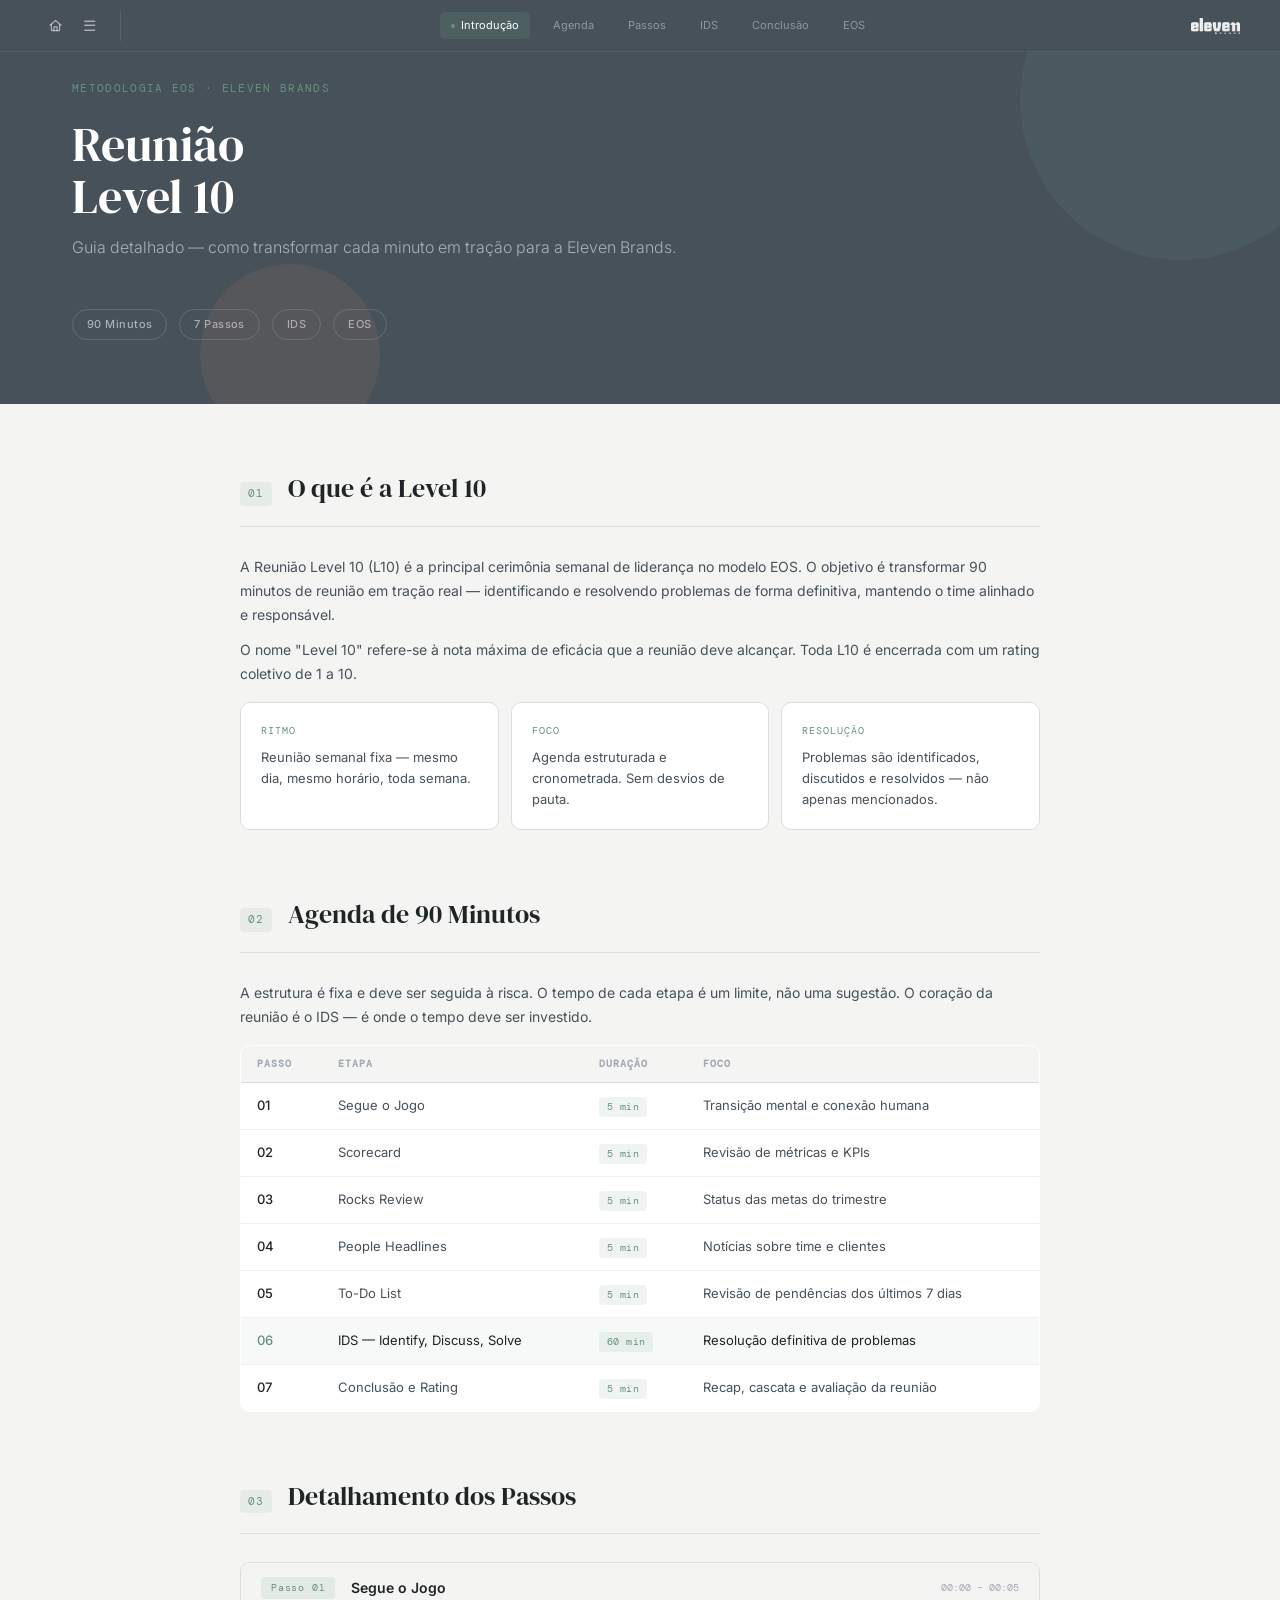
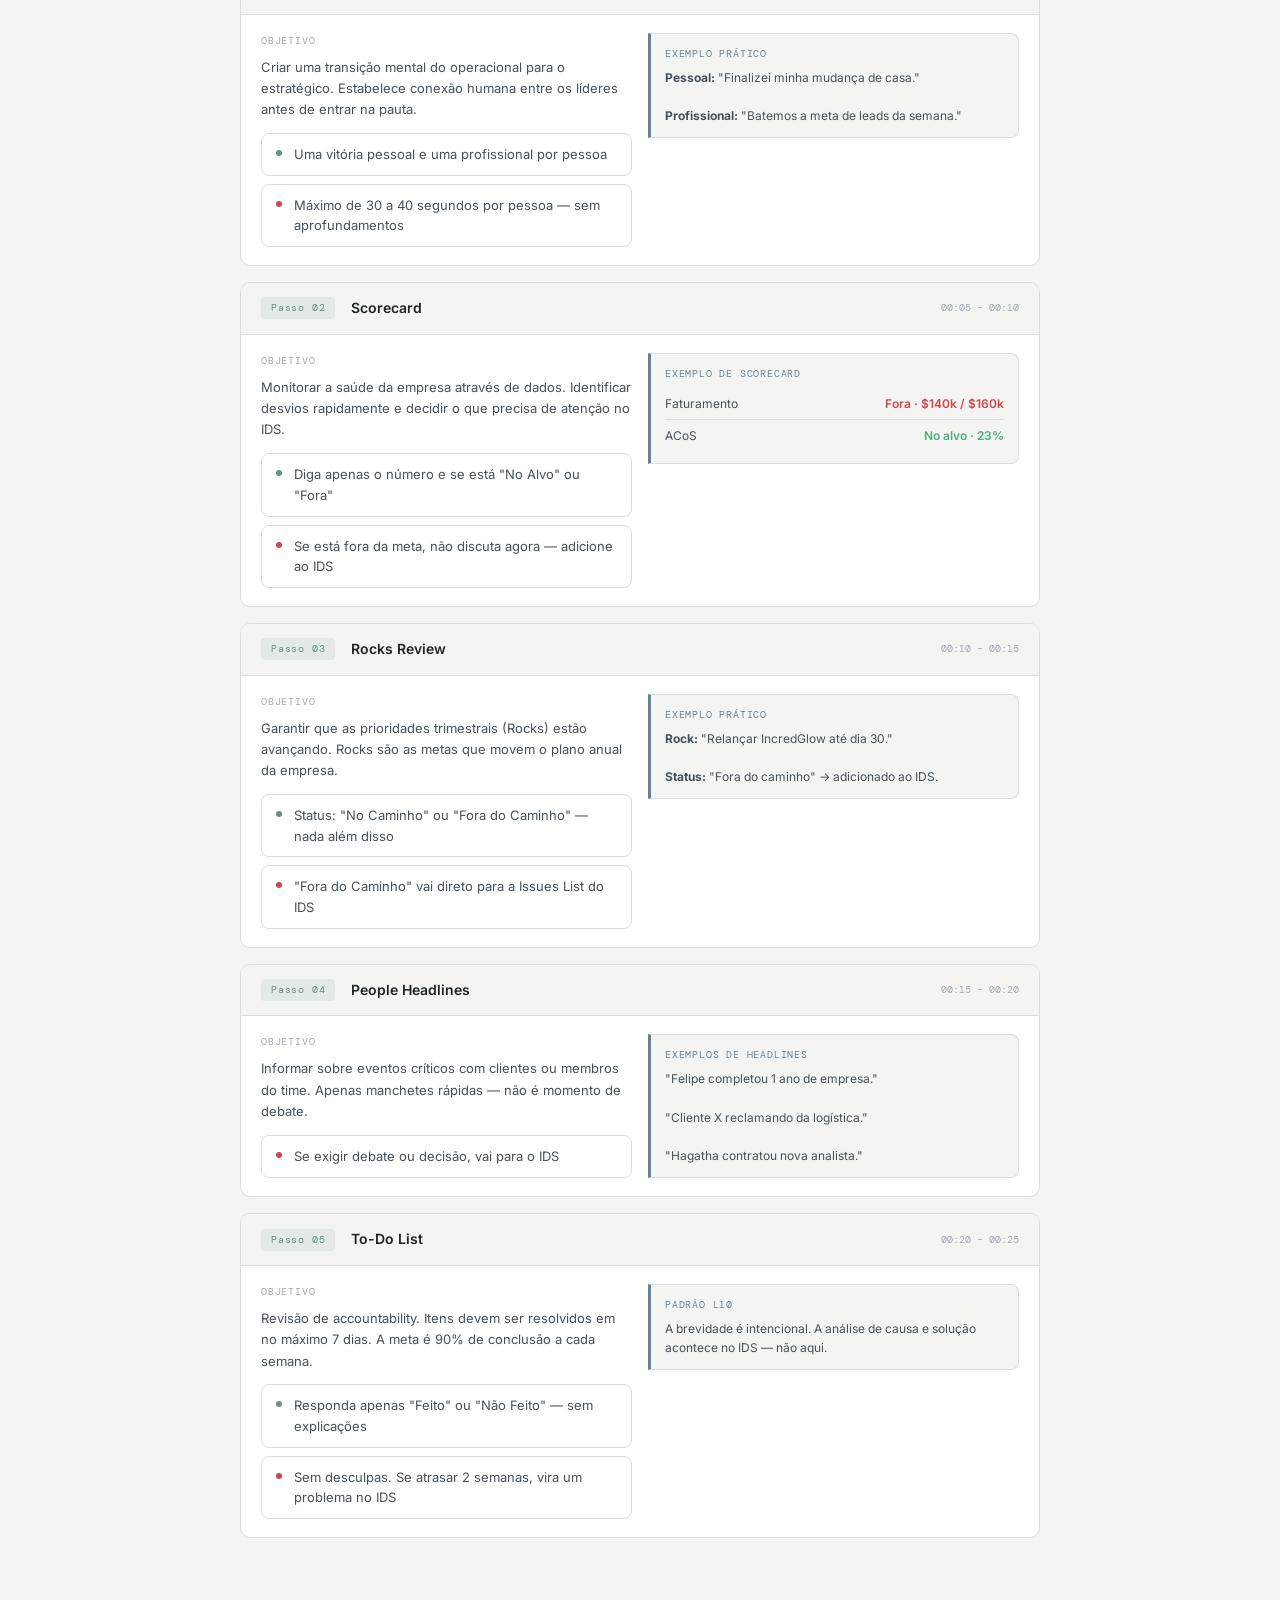
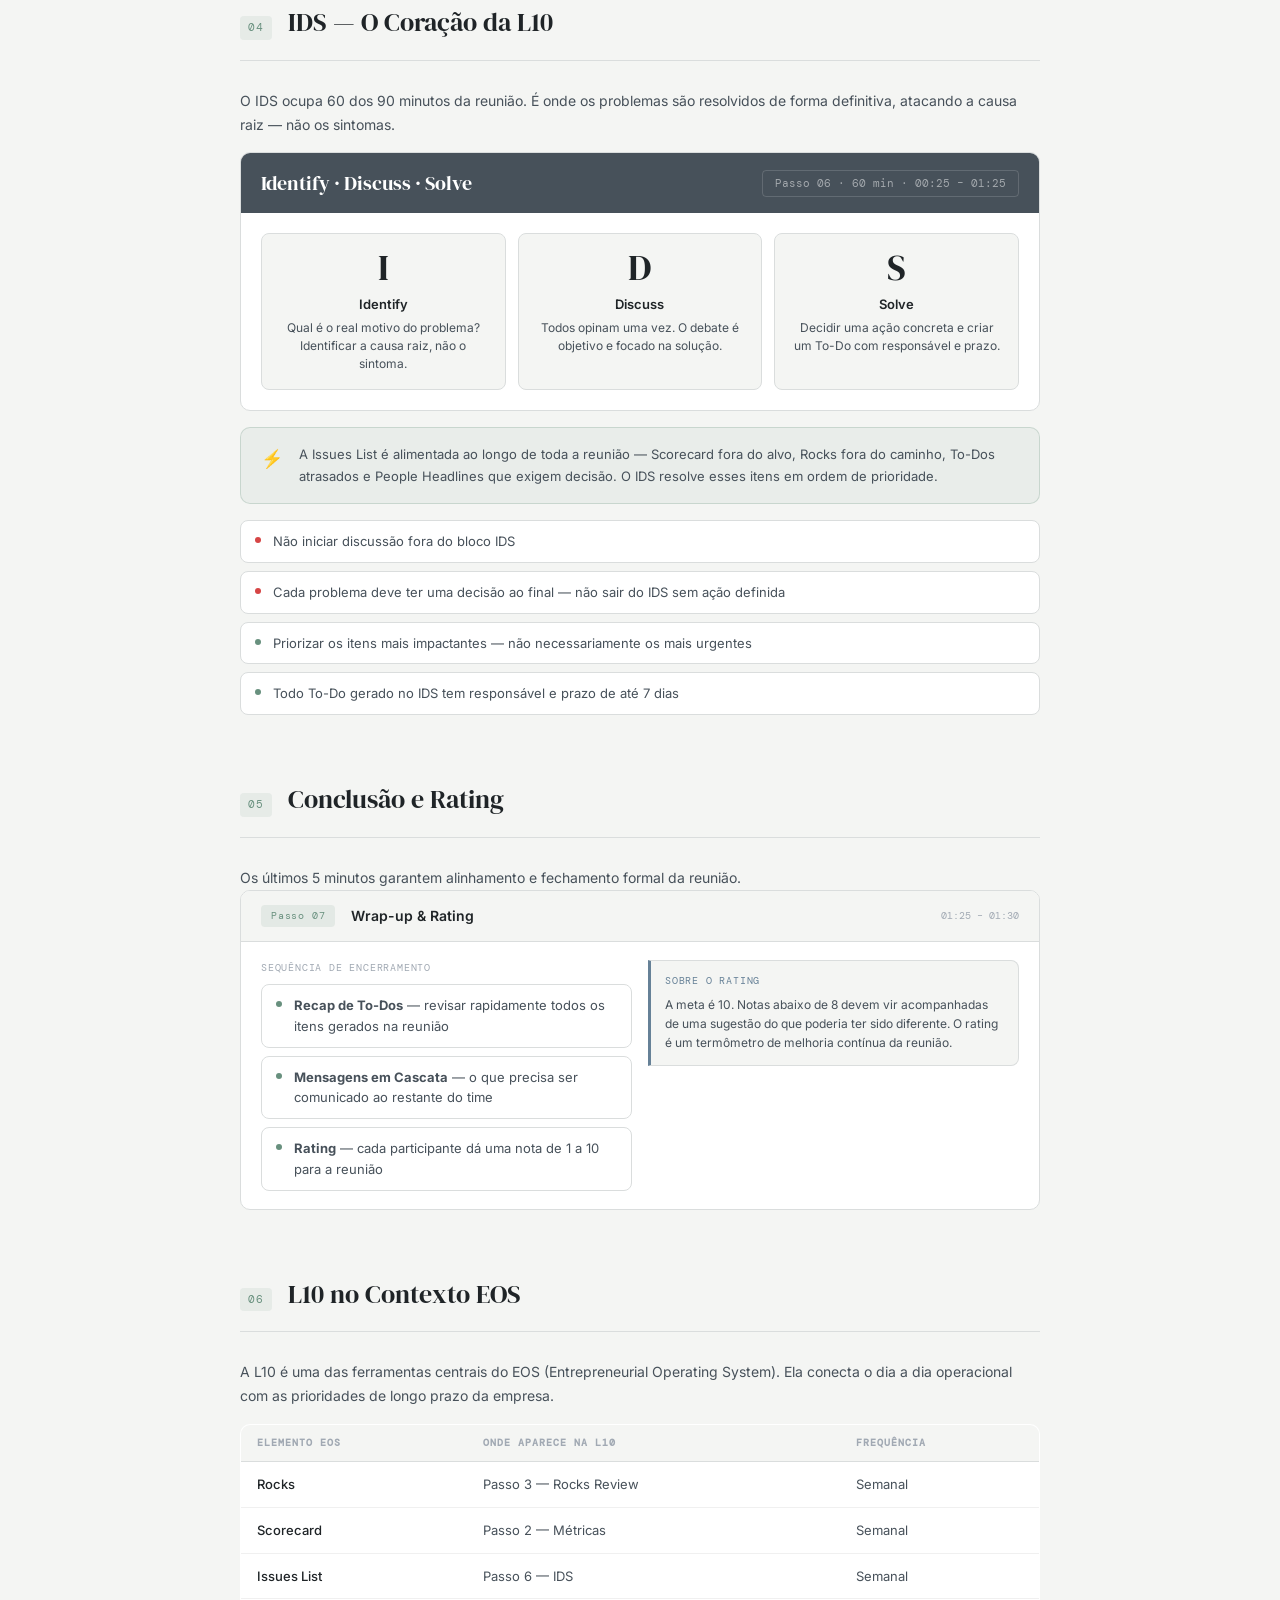
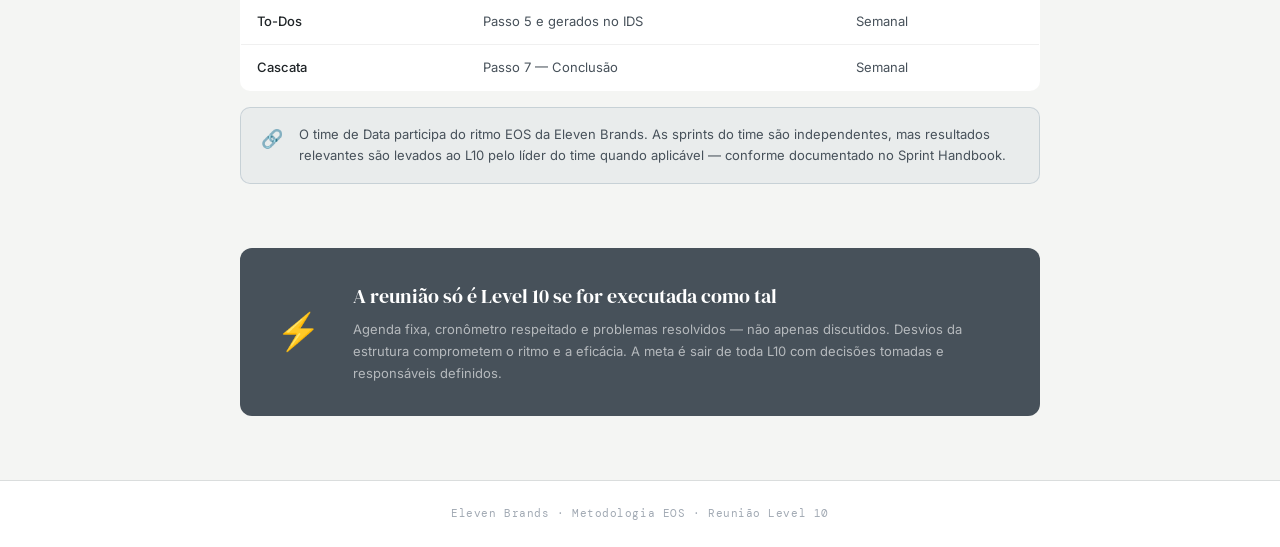
<file: docs/11_brands/lideranca/l10_meetings.html>
<!DOCTYPE html>
<html lang="pt-BR">
<head>
<meta charset="UTF-8">
<meta name="viewport" content="width=device-width, initial-scale=1.0">
<title>Reunião Level 10 — Eleven Brands</title>
<link href="https://fonts.googleapis.com/css2?family=DM+Serif+Display&family=DM+Mono:wght@400;500&family=Inter:wght@300;400;500;600&display=swap" rel="stylesheet">
<link rel="stylesheet" href="../assets/style.css">
<link rel="stylesheet" href="./l10_meetings.css">
</head>
<body>

<!-- HEADER + NAV -->
<header class="site-header">
  <div class="nav-actions">
    <a href="../../index.html" class="nav-back" title="Voltar para a Knowledge Base" aria-label="Voltar para a Knowledge Base"><svg width="15" height="15" viewBox="0 0 24 24" fill="none" stroke="currentColor" stroke-width="2" stroke-linecap="round" stroke-linejoin="round"><path d="M3 11.5 12 4l9 7.5"/><path d="M5.5 10v9a1 1 0 0 0 1 1h11a1 1 0 0 0 1-1v-9"/><path d="M9.5 20v-6h5v6"/></svg></a>
    <button class="nav-menu-toggle" id="nav-menu-toggle" aria-label="Abrir menu de documentos">☰</button>
  </div>
  <div class="nav-logo" id="nav-logo">
    Reunião Level 10
    <span>Metodologia EOS · Eleven Brands</span>
  </div>
  <nav class="nav">
    <div class="nav-links">
      <a href="#intro"><span class="nav-dot"></span> Introdução</a>
      <a href="#agenda"><span class="nav-dot"></span> Agenda</a>
      <a href="#passos"><span class="nav-dot"></span> Passos</a>
      <a href="#ids"><span class="nav-dot"></span> IDS</a>
      <a href="#conclusao"><span class="nav-dot"></span> Conclusão</a>
      <a href="#eos"><span class="nav-dot"></span> EOS</a>
    </div>
  </nav>
  <img src="../assets/eleven-brands-logo.png" alt="Eleven Brands" class="nav-brand-logo">
</header>
<div class="nav-menu-panel" id="nav-menu-panel"></div>

<!-- COVER -->
<div class="cover">
  <div class="cover-label">Metodologia EOS · Eleven Brands</div>
  <h1>Reunião<br>Level 10</h1>
  <p class="cover-sub">Guia detalhado — como transformar cada minuto em tração para a Eleven Brands.</p>
  <div class="cover-tags">
    <span class="cover-tag">90 Minutos</span>
    <span class="cover-tag">7 Passos</span>
    <span class="cover-tag">IDS</span>
    <span class="cover-tag">EOS</span>
  </div>
</div>

<div class="doc-body">

  <!-- 01 INTRODUÇÃO -->
  <div class="section" id="intro">
    <div class="section-header">
      <span class="section-number">01</span>
      <h2 class="section-title">O que é a Level 10</h2>
    </div>
    <div class="prose">
      <p>A Reunião Level 10 (L10) é a principal cerimônia semanal de liderança no modelo EOS. O objetivo é transformar 90 minutos de reunião em tração real — identificando e resolvendo problemas de forma definitiva, mantendo o time alinhado e responsável.</p>
      <p>O nome "Level 10" refere-se à nota máxima de eficácia que a reunião deve alcançar. Toda L10 é encerrada com um rating coletivo de 1 a 10.</p>
    </div>

    <div class="principles-grid">
      <div class="principle-card">
        <div class="principle-label">Ritmo</div>
        <div class="principle-text">Reunião semanal fixa — mesmo dia, mesmo horário, toda semana.</div>
      </div>
      <div class="principle-card">
        <div class="principle-label">Foco</div>
        <div class="principle-text">Agenda estruturada e cronometrada. Sem desvios de pauta.</div>
      </div>
      <div class="principle-card">
        <div class="principle-label">Resolução</div>
        <div class="principle-text">Problemas são identificados, discutidos e resolvidos — não apenas mencionados.</div>
      </div>
    </div>
  </div>

  <!-- 02 AGENDA -->
  <div class="section" id="agenda">
    <div class="section-header">
      <span class="section-number">02</span>
      <h2 class="section-title">Agenda de 90 Minutos</h2>
    </div>
    <div class="prose">
      <p>A estrutura é fixa e deve ser seguida à risca. O tempo de cada etapa é um limite, não uma sugestão. O coração da reunião é o IDS — é onde o tempo deve ser investido.</p>
    </div>

    <table class="data-table">
      <thead>
        <tr>
          <th>Passo</th>
          <th>Etapa</th>
          <th>Duração</th>
          <th>Foco</th>
        </tr>
      </thead>
      <tbody>
        <tr>
          <td>01</td>
          <td>Segue o Jogo</td>
          <td><span class="time-badge">5 min</span></td>
          <td>Transição mental e conexão humana</td>
        </tr>
        <tr>
          <td>02</td>
          <td>Scorecard</td>
          <td><span class="time-badge">5 min</span></td>
          <td>Revisão de métricas e KPIs</td>
        </tr>
        <tr>
          <td>03</td>
          <td>Rocks Review</td>
          <td><span class="time-badge">5 min</span></td>
          <td>Status das metas do trimestre</td>
        </tr>
        <tr>
          <td>04</td>
          <td>People Headlines</td>
          <td><span class="time-badge">5 min</span></td>
          <td>Notícias sobre time e clientes</td>
        </tr>
        <tr>
          <td>05</td>
          <td>To-Do List</td>
          <td><span class="time-badge">5 min</span></td>
          <td>Revisão de pendências dos últimos 7 dias</td>
        </tr>
        <tr class="row-highlight">
          <td>06</td>
          <td>IDS — Identify, Discuss, Solve</td>
          <td><span class="time-badge">60 min</span></td>
          <td>Resolução definitiva de problemas</td>
        </tr>
        <tr>
          <td>07</td>
          <td>Conclusão e Rating</td>
          <td><span class="time-badge">5 min</span></td>
          <td>Recap, cascata e avaliação da reunião</td>
        </tr>
      </tbody>
    </table>
  </div>

  <!-- 03 PASSOS -->
  <div class="section" id="passos">
    <div class="section-header">
      <span class="section-number">03</span>
      <h2 class="section-title">Detalhamento dos Passos</h2>
    </div>

    <div class="step-grid">

      <!-- Passo 1 -->
      <div class="step-card">
        <div class="step-card-header">
          <span class="step-number-badge">Passo 01</span>
          <span class="step-card-name">Segue o Jogo</span>
          <span class="step-timing">00:00 – 00:05</span>
        </div>
        <div class="step-card-body">
          <div>
            <div class="step-section-label">Objetivo</div>
            <div class="step-section-text">Criar uma transição mental do operacional para o estratégico. Estabelece conexão humana entre os líderes antes de entrar na pauta.</div>
            <div class="rules-list" style="margin-top:12px;">
              <div class="rule-item"><div class="rule-dot"></div><span>Uma vitória pessoal e uma profissional por pessoa</span></div>
              <div class="rule-item"><div class="rule-dot red"></div><span>Máximo de 30 a 40 segundos por pessoa — sem aprofundamentos</span></div>
            </div>
          </div>
          <div>
            <div class="step-example">
              <div class="step-example-label">Exemplo Prático</div>
              <div class="step-example-text"><strong>Pessoal:</strong> "Finalizei minha mudança de casa."<br><br><strong>Profissional:</strong> "Batemos a meta de leads da semana."</div>
            </div>
          </div>
        </div>
      </div>

      <!-- Passo 2 -->
      <div class="step-card">
        <div class="step-card-header">
          <span class="step-number-badge">Passo 02</span>
          <span class="step-card-name">Scorecard</span>
          <span class="step-timing">00:05 – 00:10</span>
        </div>
        <div class="step-card-body">
          <div>
            <div class="step-section-label">Objetivo</div>
            <div class="step-section-text">Monitorar a saúde da empresa através de dados. Identificar desvios rapidamente e decidir o que precisa de atenção no IDS.</div>
            <div class="rules-list" style="margin-top:12px;">
              <div class="rule-item"><div class="rule-dot"></div><span>Diga apenas o número e se está "No Alvo" ou "Fora"</span></div>
              <div class="rule-item"><div class="rule-dot red"></div><span>Se está fora da meta, não discuta agora — adicione ao IDS</span></div>
            </div>
          </div>
          <div>
            <div class="step-example">
              <div class="step-example-label">Exemplo de Scorecard</div>
              <div class="step-example-text">
                <div style="display:flex; justify-content:space-between; padding: 6px 0; border-bottom: 1px solid var(--border); font-size:12px;"><span>Faturamento</span><span style="color:var(--negative); font-weight:600;">Fora · $140k / $160k</span></div>
                <div style="display:flex; justify-content:space-between; padding: 6px 0; font-size:12px;"><span>ACoS</span><span style="color:var(--positive); font-weight:600;">No alvo · 23%</span></div>
              </div>
            </div>
          </div>
        </div>
      </div>

      <!-- Passo 3 -->
      <div class="step-card">
        <div class="step-card-header">
          <span class="step-number-badge">Passo 03</span>
          <span class="step-card-name">Rocks Review</span>
          <span class="step-timing">00:10 – 00:15</span>
        </div>
        <div class="step-card-body">
          <div>
            <div class="step-section-label">Objetivo</div>
            <div class="step-section-text">Garantir que as prioridades trimestrais (Rocks) estão avançando. Rocks são as metas que movem o plano anual da empresa.</div>
            <div class="rules-list" style="margin-top:12px;">
              <div class="rule-item"><div class="rule-dot"></div><span>Status: "No Caminho" ou "Fora do Caminho" — nada além disso</span></div>
              <div class="rule-item"><div class="rule-dot red"></div><span>"Fora do Caminho" vai direto para a Issues List do IDS</span></div>
            </div>
          </div>
          <div>
            <div class="step-example">
              <div class="step-example-label">Exemplo Prático</div>
              <div class="step-example-text"><strong>Rock:</strong> "Relançar IncredGlow até dia 30."<br><br><strong>Status:</strong> "Fora do caminho" → adicionado ao IDS.</div>
            </div>
          </div>
        </div>
      </div>

      <!-- Passo 4 -->
      <div class="step-card">
        <div class="step-card-header">
          <span class="step-number-badge">Passo 04</span>
          <span class="step-card-name">People Headlines</span>
          <span class="step-timing">00:15 – 00:20</span>
        </div>
        <div class="step-card-body">
          <div>
            <div class="step-section-label">Objetivo</div>
            <div class="step-section-text">Informar sobre eventos críticos com clientes ou membros do time. Apenas manchetes rápidas — não é momento de debate.</div>
            <div class="rules-list" style="margin-top:12px;">
              <div class="rule-item"><div class="rule-dot red"></div><span>Se exigir debate ou decisão, vai para o IDS</span></div>
            </div>
          </div>
          <div>
            <div class="step-example">
              <div class="step-example-label">Exemplos de Headlines</div>
              <div class="step-example-text">
                "Felipe completou 1 ano de empresa."<br><br>
                "Cliente X reclamando da logística."<br><br>
                "Hagatha contratou nova analista."
              </div>
            </div>
          </div>
        </div>
      </div>

      <!-- Passo 5 -->
      <div class="step-card">
        <div class="step-card-header">
          <span class="step-number-badge">Passo 05</span>
          <span class="step-card-name">To-Do List</span>
          <span class="step-timing">00:20 – 00:25</span>
        </div>
        <div class="step-card-body">
          <div>
            <div class="step-section-label">Objetivo</div>
            <div class="step-section-text">Revisão de accountability. Itens devem ser resolvidos em no máximo 7 dias. A meta é 90% de conclusão a cada semana.</div>
            <div class="rules-list" style="margin-top:12px;">
              <div class="rule-item"><div class="rule-dot"></div><span>Responda apenas "Feito" ou "Não Feito" — sem explicações</span></div>
              <div class="rule-item"><div class="rule-dot red"></div><span>Sem desculpas. Se atrasar 2 semanas, vira um problema no IDS</span></div>
            </div>
          </div>
          <div>
            <div class="step-example">
              <div class="step-example-label">Padrão L10</div>
              <div class="step-example-text">A brevidade é intencional. A análise de causa e solução acontece no IDS — não aqui.</div>
            </div>
          </div>
        </div>
      </div>

    </div>
  </div>

  <!-- 04 IDS -->
  <div class="section" id="ids">
    <div class="section-header">
      <span class="section-number">04</span>
      <h2 class="section-title">IDS — O Coração da L10</h2>
    </div>
    <div class="prose">
      <p>O IDS ocupa 60 dos 90 minutos da reunião. É onde os problemas são resolvidos de forma definitiva, atacando a causa raiz — não os sintomas.</p>
    </div>

    <div class="ids-card">
      <div class="ids-card-header">
        <div class="ids-card-title">Identify · Discuss · Solve</div>
        <span class="ids-time-badge">Passo 06 · 60 min · 00:25 – 01:25</span>
      </div>
      <div class="ids-card-body">
        <div class="ids-step">
          <div class="ids-letter">I</div>
          <div class="ids-step-name">Identify</div>
          <div class="ids-step-desc">Qual é o real motivo do problema? Identificar a causa raiz, não o sintoma.</div>
        </div>
        <div class="ids-step">
          <div class="ids-letter">D</div>
          <div class="ids-step-name">Discuss</div>
          <div class="ids-step-desc">Todos opinam uma vez. O debate é objetivo e focado na solução.</div>
        </div>
        <div class="ids-step">
          <div class="ids-letter">S</div>
          <div class="ids-step-name">Solve</div>
          <div class="ids-step-desc">Decidir uma ação concreta e criar um To-Do com responsável e prazo.</div>
        </div>
      </div>
    </div>

    <div class="callout" style="margin-top:16px;">
      <div class="callout-icon">⚡</div>
      <div class="callout-text">A Issues List é alimentada ao longo de toda a reunião — Scorecard fora do alvo, Rocks fora do caminho, To-Dos atrasados e People Headlines que exigem decisão. O IDS resolve esses itens em ordem de prioridade.</div>
    </div>

    <div class="rules-list">
      <div class="rule-item"><div class="rule-dot red"></div><span>Não iniciar discussão fora do bloco IDS</span></div>
      <div class="rule-item"><div class="rule-dot red"></div><span>Cada problema deve ter uma decisão ao final — não sair do IDS sem ação definida</span></div>
      <div class="rule-item"><div class="rule-dot"></div><span>Priorizar os itens mais impactantes — não necessariamente os mais urgentes</span></div>
      <div class="rule-item"><div class="rule-dot"></div><span>Todo To-Do gerado no IDS tem responsável e prazo de até 7 dias</span></div>
    </div>
  </div>

  <!-- 05 CONCLUSÃO -->
  <div class="section" id="conclusao">
    <div class="section-header">
      <span class="section-number">05</span>
      <h2 class="section-title">Conclusão e Rating</h2>
    </div>
    <div class="prose">
      <p>Os últimos 5 minutos garantem alinhamento e fechamento formal da reunião.</p>
    </div>

    <div class="step-card">
      <div class="step-card-header">
        <span class="step-number-badge">Passo 07</span>
        <span class="step-card-name">Wrap-up &amp; Rating</span>
        <span class="step-timing">01:25 – 01:30</span>
      </div>
      <div class="step-card-body">
        <div>
          <div class="step-section-label">Sequência de encerramento</div>
          <div class="rules-list" style="margin-top:0;">
            <div class="rule-item"><div class="rule-dot"></div><span><strong>Recap de To-Dos</strong> — revisar rapidamente todos os itens gerados na reunião</span></div>
            <div class="rule-item"><div class="rule-dot"></div><span><strong>Mensagens em Cascata</strong> — o que precisa ser comunicado ao restante do time</span></div>
            <div class="rule-item"><div class="rule-dot"></div><span><strong>Rating</strong> — cada participante dá uma nota de 1 a 10 para a reunião</span></div>
          </div>
        </div>
        <div>
          <div class="step-example">
            <div class="step-example-label">Sobre o Rating</div>
            <div class="step-example-text">A meta é 10. Notas abaixo de 8 devem vir acompanhadas de uma sugestão do que poderia ter sido diferente. O rating é um termômetro de melhoria contínua da reunião.</div>
          </div>
        </div>
      </div>
    </div>
  </div>

  <!-- 06 EOS -->
  <div class="section" id="eos">
    <div class="section-header">
      <span class="section-number">06</span>
      <h2 class="section-title">L10 no Contexto EOS</h2>
    </div>
    <div class="prose">
      <p>A L10 é uma das ferramentas centrais do EOS (Entrepreneurial Operating System). Ela conecta o dia a dia operacional com as prioridades de longo prazo da empresa.</p>
    </div>

    <table class="data-table">
      <thead>
        <tr>
          <th>Elemento EOS</th>
          <th>Onde aparece na L10</th>
          <th>Frequência</th>
        </tr>
      </thead>
      <tbody>
        <tr>
          <td>Rocks</td>
          <td>Passo 3 — Rocks Review</td>
          <td>Semanal</td>
        </tr>
        <tr>
          <td>Scorecard</td>
          <td>Passo 2 — Métricas</td>
          <td>Semanal</td>
        </tr>
        <tr>
          <td>Issues List</td>
          <td>Passo 6 — IDS</td>
          <td>Semanal</td>
        </tr>
        <tr>
          <td>To-Dos</td>
          <td>Passo 5 e gerados no IDS</td>
          <td>Semanal</td>
        </tr>
        <tr>
          <td>Cascata</td>
          <td>Passo 7 — Conclusão</td>
          <td>Semanal</td>
        </tr>
      </tbody>
    </table>

    <div class="callout blue" style="margin-top:16px;">
      <div class="callout-icon">🔗</div>
      <div class="callout-text">O time de Data participa do ritmo EOS da Eleven Brands. As sprints do time são independentes, mas resultados relevantes são levados ao L10 pelo líder do time quando aplicável — conforme documentado no Sprint Handbook.</div>
    </div>
  </div>

  <!-- GOV BOX -->
  <div class="gov-box">
    <div class="gov-icon">⚡</div>
    <div>
      <div class="gov-title">A reunião só é Level 10 se for executada como tal</div>
      <div class="gov-text">Agenda fixa, cronômetro respeitado e problemas resolvidos — não apenas discutidos. Desvios da estrutura comprometem o ritmo e a eficácia. A meta é sair de toda L10 com decisões tomadas e responsáveis definidos.</div>
    </div>
  </div>

</div>

<div class="footer">
  Eleven Brands · Metodologia EOS · Reunião Level 10
</div>

<script src="../assets/nav.js"></script>
</body>
</html>
</file>
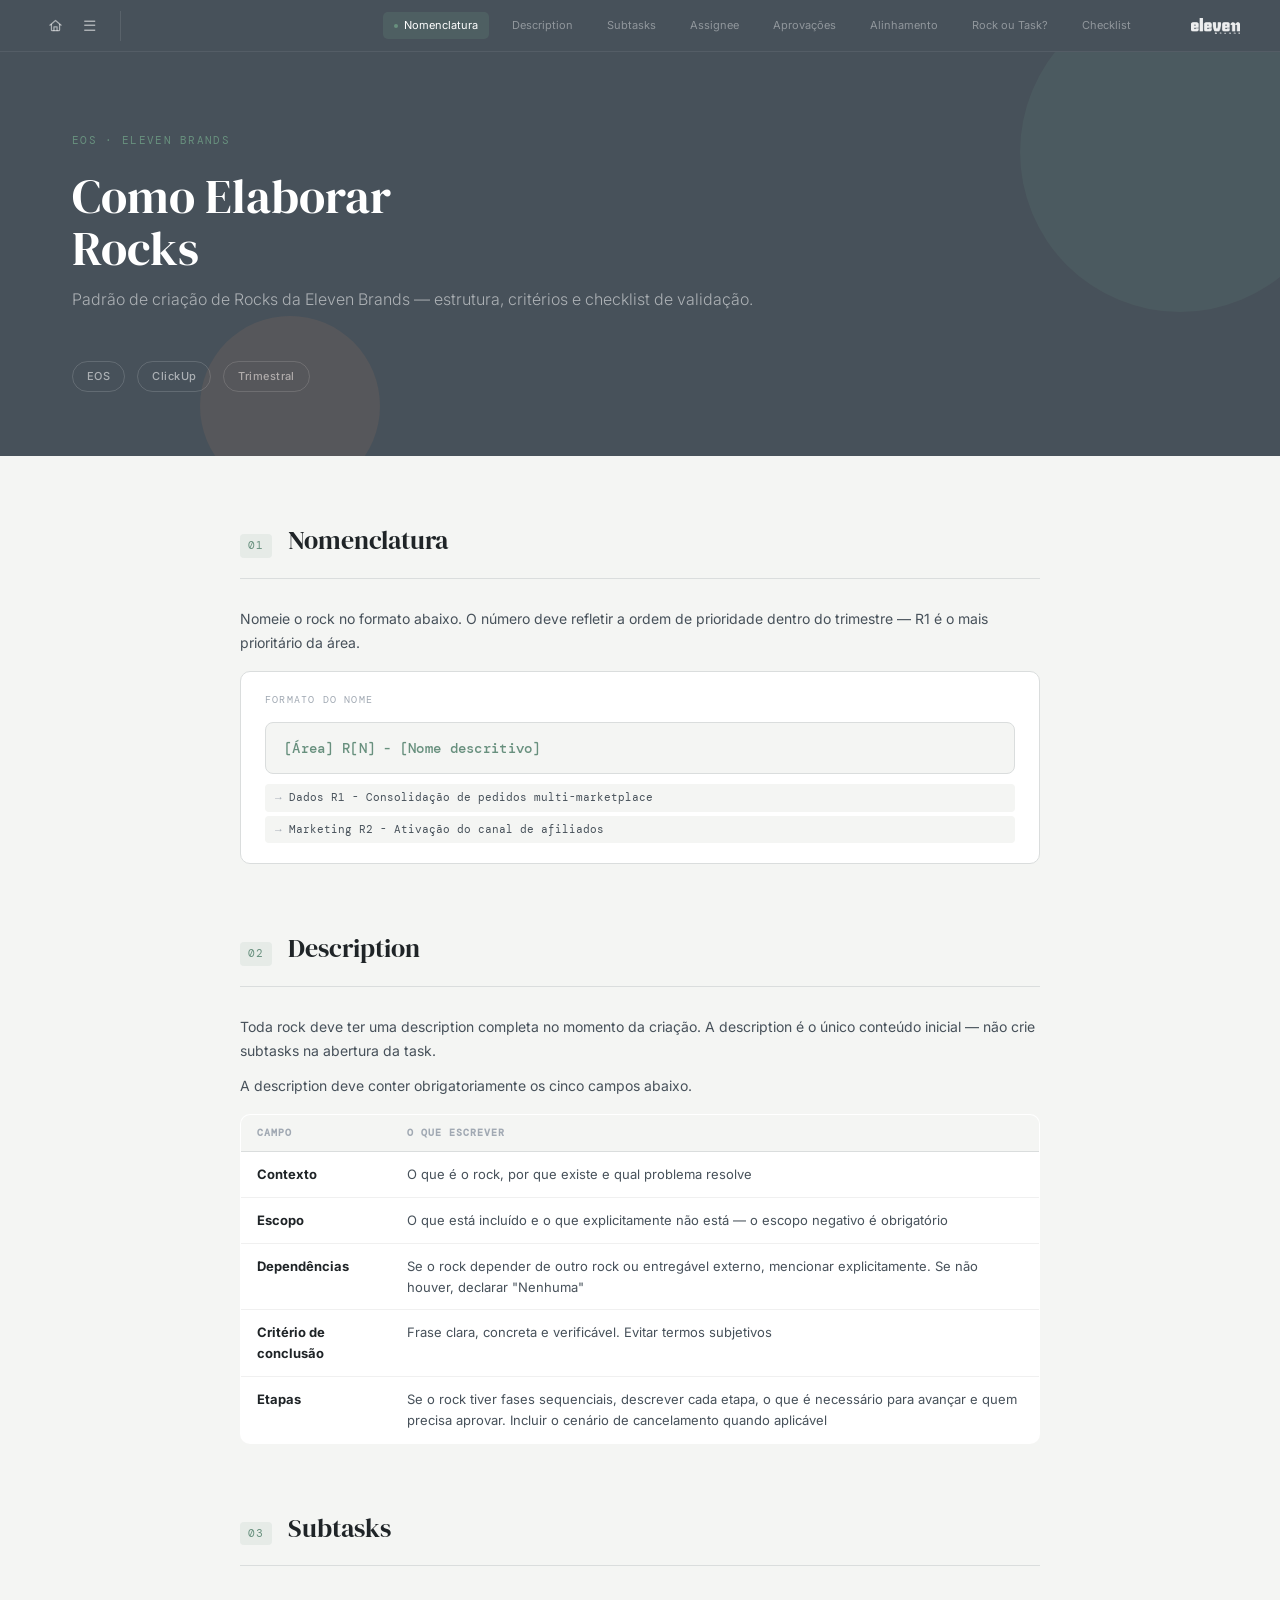
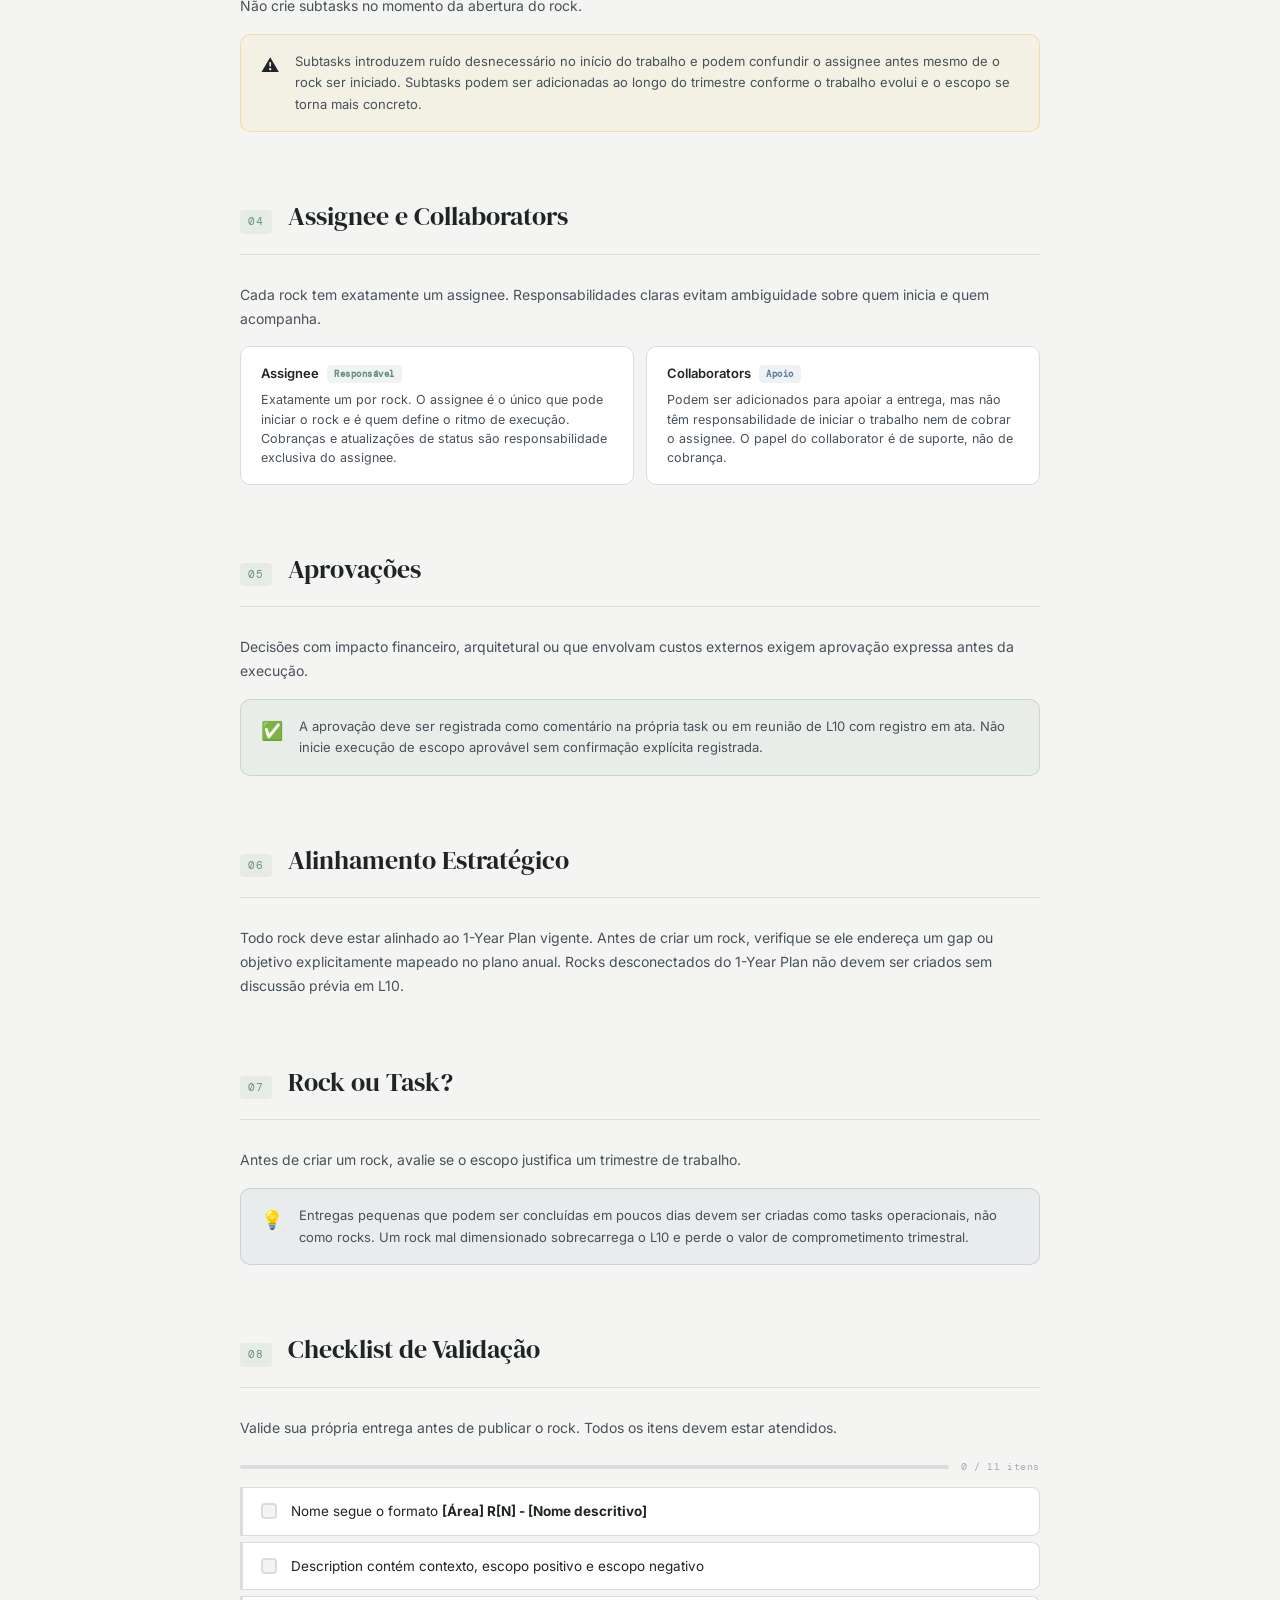
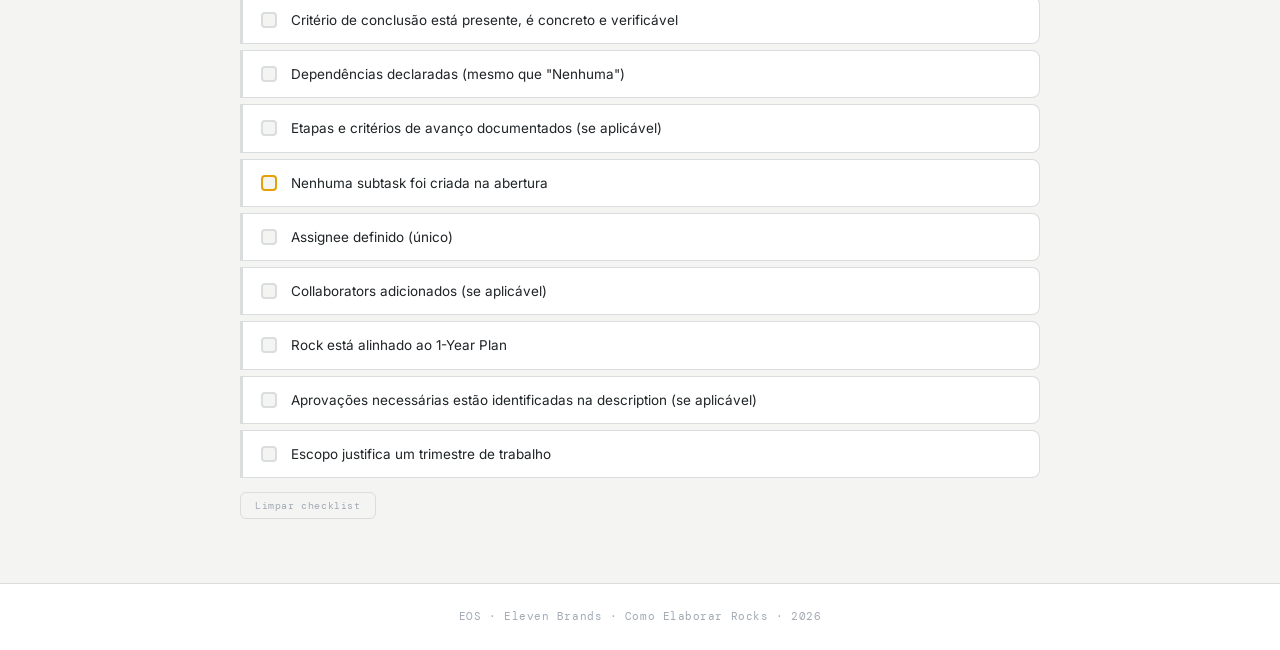
<file: docs/11_brands/lideranca/rocks_sop.html>
<!DOCTYPE html>
<html lang="pt-BR">
<head>
<meta charset="UTF-8">
<meta name="viewport" content="width=device-width, initial-scale=1.0">
<title>Como Elaborar Rocks — EOS · Eleven Brands</title>
<link href="https://fonts.googleapis.com/css2?family=DM+Serif+Display&family=DM+Mono:wght@400;500&family=Inter:wght@300;400;500;600&display=swap" rel="stylesheet">
<link rel="stylesheet" href="../assets/style.css">
<link rel="stylesheet" href="./rocks_sop.css">
</head>
<body>

<!-- HEADER + NAV -->
<header class="site-header">
  <div class="nav-actions">
    <a href="../../index.html" class="nav-back" title="Voltar para a Knowledge Base" aria-label="Voltar para a Knowledge Base"><svg width="15" height="15" viewBox="0 0 24 24" fill="none" stroke="currentColor" stroke-width="2" stroke-linecap="round" stroke-linejoin="round"><path d="M3 11.5 12 4l9 7.5"/><path d="M5.5 10v9a1 1 0 0 0 1 1h11a1 1 0 0 0 1-1v-9"/><path d="M9.5 20v-6h5v6"/></svg></a>
    <button class="nav-menu-toggle" id="nav-menu-toggle" aria-label="Abrir menu de documentos">☰</button>
  </div>
  <div class="nav-logo" id="nav-logo">
    Como Elaborar Rocks
    <span id="nav-subtitle">EOS · Eleven Brands</span>
  </div>
  <nav class="nav">
    <div class="nav-links">
      <a href="#nomenclatura"><span class="nav-dot"></span> Nomenclatura</a>
      <a href="#description"><span class="nav-dot"></span> Description</a>
      <a href="#subtasks"><span class="nav-dot"></span> Subtasks</a>
      <a href="#assignee"><span class="nav-dot"></span> Assignee</a>
      <a href="#aprovacoes"><span class="nav-dot"></span> Aprovações</a>
      <a href="#alinhamento"><span class="nav-dot"></span> Alinhamento</a>
      <a href="#rock-ou-task"><span class="nav-dot"></span> Rock ou Task?</a>
      <a href="#checklist"><span class="nav-dot"></span> Checklist</a>
    </div>
  </nav>
  <img src="../assets/eleven-brands-logo.png" alt="Eleven Brands" class="nav-brand-logo">
</header>
<div class="nav-menu-panel" id="nav-menu-panel"></div>

<!-- MAIN -->
<div class="main">

  <!-- COVER -->
  <div class="cover">
    <div class="cover-label">EOS · Eleven Brands</div>
    <h1>Como Elaborar<br>Rocks</h1>
    <div class="cover-sub">Padrão de criação de Rocks da Eleven Brands — estrutura, critérios e checklist de validação.</div>
    <div class="cover-tags">
      <span class="cover-tag">EOS</span>
      <span class="cover-tag">ClickUp</span>
      <span class="cover-tag">Trimestral</span>
    </div>
  </div>

  <!-- BODY -->
  <div class="doc-body">

    <!-- 01 NOMENCLATURA -->
    <div class="section" id="nomenclatura">
      <div class="section-header">
        <span class="section-number">01</span>
        <h2 class="section-title">Nomenclatura</h2>
      </div>
      <div class="prose">
        <p>Nomeie o rock no formato abaixo. O número deve refletir a ordem de prioridade dentro do trimestre — R1 é o mais prioritário da área.</p>
      </div>

      <div class="info-card">
        <div class="info-card-title">Formato do nome</div>
        <div class="format-example">[Área] R[N] - [Nome descritivo]</div>
        <div class="format-samples">
          <div class="format-sample">Dados R1 - Consolidação de pedidos multi-marketplace</div>
          <div class="format-sample">Marketing R2 - Ativação do canal de afiliados</div>
        </div>
      </div>
    </div>

    <!-- 02 DESCRIPTION -->
    <div class="section" id="description">
      <div class="section-header">
        <span class="section-number">02</span>
        <h2 class="section-title">Description</h2>
      </div>
      <div class="prose">
        <p>Toda rock deve ter uma description completa no momento da criação. A description é o único conteúdo inicial — não crie subtasks na abertura da task.</p>
        <p>A description deve conter obrigatoriamente os cinco campos abaixo.</p>
      </div>

      <table class="data-table">
        <thead>
          <tr>
            <th>Campo</th>
            <th>O que escrever</th>
          </tr>
        </thead>
        <tbody>
          <tr>
            <td><strong>Contexto</strong></td>
            <td>O que é o rock, por que existe e qual problema resolve</td>
          </tr>
          <tr>
            <td><strong>Escopo</strong></td>
            <td>O que está incluído e o que explicitamente não está — o escopo negativo é obrigatório</td>
          </tr>
          <tr>
            <td><strong>Dependências</strong></td>
            <td>Se o rock depender de outro rock ou entregável externo, mencionar explicitamente. Se não houver, declarar "Nenhuma"</td>
          </tr>
          <tr>
            <td><strong>Critério de conclusão</strong></td>
            <td>Frase clara, concreta e verificável. Evitar termos subjetivos</td>
          </tr>
          <tr>
            <td><strong>Etapas</strong></td>
            <td>Se o rock tiver fases sequenciais, descrever cada etapa, o que é necessário para avançar e quem precisa aprovar. Incluir o cenário de cancelamento quando aplicável</td>
          </tr>
        </tbody>
      </table>
    </div>

    <!-- 03 SUBTASKS -->
    <div class="section" id="subtasks">
      <div class="section-header">
        <span class="section-number">03</span>
        <h2 class="section-title">Subtasks</h2>
      </div>
      <div class="prose">
        <p>Não crie subtasks no momento da abertura do rock.</p>
      </div>
      <div class="callout amber">
        <div class="callout-icon">⚠️</div>
        <div class="callout-text">Subtasks introduzem ruído desnecessário no início do trabalho e podem confundir o assignee antes mesmo de o rock ser iniciado. Subtasks podem ser adicionadas ao longo do trimestre conforme o trabalho evolui e o escopo se torna mais concreto.</div>
      </div>
    </div>

    <!-- 04 ASSIGNEE E COLLABORATORS -->
    <div class="section" id="assignee">
      <div class="section-header">
        <span class="section-number">04</span>
        <h2 class="section-title">Assignee e Collaborators</h2>
      </div>
      <div class="prose">
        <p>Cada rock tem exatamente um assignee. Responsabilidades claras evitam ambiguidade sobre quem inicia e quem acompanha.</p>
      </div>

      <div class="convention-grid">
        <div class="convention-card">
          <div class="convention-card-title">
            Assignee
            <span class="convention-badge">Responsável</span>
          </div>
          <p>Exatamente um por rock. O assignee é o único que pode iniciar o rock e é quem define o ritmo de execução. Cobranças e atualizações de status são responsabilidade exclusiva do assignee.</p>
        </div>
        <div class="convention-card">
          <div class="convention-card-title">
            Collaborators
            <span class="convention-badge blue">Apoio</span>
          </div>
          <p>Podem ser adicionados para apoiar a entrega, mas não têm responsabilidade de iniciar o trabalho nem de cobrar o assignee. O papel do collaborator é de suporte, não de cobrança.</p>
        </div>
      </div>
    </div>

    <!-- 05 APROVAÇÕES -->
    <div class="section" id="aprovacoes">
      <div class="section-header">
        <span class="section-number">05</span>
        <h2 class="section-title">Aprovações</h2>
      </div>
      <div class="prose">
        <p>Decisões com impacto financeiro, arquitetural ou que envolvam custos externos exigem aprovação expressa antes da execução.</p>
      </div>
      <div class="callout">
        <div class="callout-icon">✅</div>
        <div class="callout-text">A aprovação deve ser registrada como comentário na própria task ou em reunião de L10 com registro em ata. Não inicie execução de escopo aprovável sem confirmação explícita registrada.</div>
      </div>
    </div>

    <!-- 06 ALINHAMENTO ESTRATÉGICO -->
    <div class="section" id="alinhamento">
      <div class="section-header">
        <span class="section-number">06</span>
        <h2 class="section-title">Alinhamento Estratégico</h2>
      </div>
      <div class="prose">
        <p>Todo rock deve estar alinhado ao 1-Year Plan vigente. Antes de criar um rock, verifique se ele endereça um gap ou objetivo explicitamente mapeado no plano anual. Rocks desconectados do 1-Year Plan não devem ser criados sem discussão prévia em L10.</p>
      </div>
    </div>

    <!-- 07 ROCK OU TASK? -->
    <div class="section" id="rock-ou-task">
      <div class="section-header">
        <span class="section-number">07</span>
        <h2 class="section-title">Rock ou Task?</h2>
      </div>
      <div class="prose">
        <p>Antes de criar um rock, avalie se o escopo justifica um trimestre de trabalho.</p>
      </div>
      <div class="callout blue">
        <div class="callout-icon">💡</div>
        <div class="callout-text">Entregas pequenas que podem ser concluídas em poucos dias devem ser criadas como tasks operacionais, não como rocks. Um rock mal dimensionado sobrecarrega o L10 e perde o valor de comprometimento trimestral.</div>
      </div>
    </div>

    <!-- 08 CHECKLIST DE VALIDAÇÃO -->
    <div class="section" id="checklist">
      <div class="section-header">
        <span class="section-number">08</span>
        <h2 class="section-title">Checklist de Validação</h2>
      </div>
      <div class="prose">
        <p>Valide sua própria entrega antes de publicar o rock. Todos os itens devem estar atendidos.</p>
      </div>

      <div class="checklist-progress" id="checklist-progress">
        <div class="checklist-progress-bar"><div class="checklist-progress-fill" id="checklist-fill"></div></div>
        <span class="checklist-progress-label" id="checklist-label">0 / 11 itens</span>
      </div>

      <div class="checklist-grid" id="rocks-checklist">
        <label class="checklist-item"><input type="checkbox" data-key="c1"><span class="check-box"></span><span class="check-text">Nome segue o formato <strong>[Área] R[N] - [Nome descritivo]</strong></span></label>
        <label class="checklist-item"><input type="checkbox" data-key="c2"><span class="check-box"></span><span class="check-text">Description contém contexto, escopo positivo e escopo negativo</span></label>
        <label class="checklist-item"><input type="checkbox" data-key="c3"><span class="check-box"></span><span class="check-text">Critério de conclusão está presente, é concreto e verificável</span></label>
        <label class="checklist-item"><input type="checkbox" data-key="c4"><span class="check-box"></span><span class="check-text">Dependências declaradas (mesmo que "Nenhuma")</span></label>
        <label class="checklist-item"><input type="checkbox" data-key="c5"><span class="check-box"></span><span class="check-text">Etapas e critérios de avanço documentados (se aplicável)</span></label>
        <label class="checklist-item checklist-item--alert"><input type="checkbox" data-key="c6"><span class="check-box"></span><span class="check-text">Nenhuma subtask foi criada na abertura</span></label>
        <label class="checklist-item"><input type="checkbox" data-key="c7"><span class="check-box"></span><span class="check-text">Assignee definido (único)</span></label>
        <label class="checklist-item"><input type="checkbox" data-key="c8"><span class="check-box"></span><span class="check-text">Collaborators adicionados (se aplicável)</span></label>
        <label class="checklist-item"><input type="checkbox" data-key="c9"><span class="check-box"></span><span class="check-text">Rock está alinhado ao 1-Year Plan</span></label>
        <label class="checklist-item"><input type="checkbox" data-key="c10"><span class="check-box"></span><span class="check-text">Aprovações necessárias estão identificadas na description (se aplicável)</span></label>
        <label class="checklist-item"><input type="checkbox" data-key="c11"><span class="check-box"></span><span class="check-text">Escopo justifica um trimestre de trabalho</span></label>
      </div>

      <button class="checklist-reset" id="checklist-reset">Limpar checklist</button>
    </div>

  </div><!-- /doc-body -->

  <div class="footer">
    EOS · Eleven Brands · Como Elaborar Rocks · 2026
  </div>

</div><!-- /main -->

<script src="../assets/nav.js"></script>
<script>
  const STORAGE_KEY = 'rocks-checklist-v1';
  const grid = document.getElementById('rocks-checklist');
  const fill = document.getElementById('checklist-fill');
  const label = document.getElementById('checklist-label');
  const resetBtn = document.getElementById('checklist-reset');
  const total = 11;

  function updateProgress() {
    const checked = grid.querySelectorAll('input:checked').length;
    fill.style.width = (checked / total * 100) + '%';
    label.textContent = checked + ' / ' + total + ' itens';
    label.style.color = checked === total ? 'var(--sage)' : 'var(--gray-mid)';
  }

  function saveState() {
    const state = {};
    grid.querySelectorAll('input[type="checkbox"]').forEach(cb => { state[cb.dataset.key] = cb.checked; });
    localStorage.setItem(STORAGE_KEY, JSON.stringify(state));
  }

  const saved = JSON.parse(localStorage.getItem(STORAGE_KEY) || '{}');
  grid.querySelectorAll('input[type="checkbox"]').forEach(cb => {
    if (saved[cb.dataset.key]) cb.checked = true;
    cb.addEventListener('change', () => { saveState(); updateProgress(); });
  });

  resetBtn.addEventListener('click', () => {
    grid.querySelectorAll('input[type="checkbox"]').forEach(cb => { cb.checked = false; });
    localStorage.removeItem(STORAGE_KEY);
    updateProgress();
  });

  updateProgress();
</script>

</body>
</html>
</file>
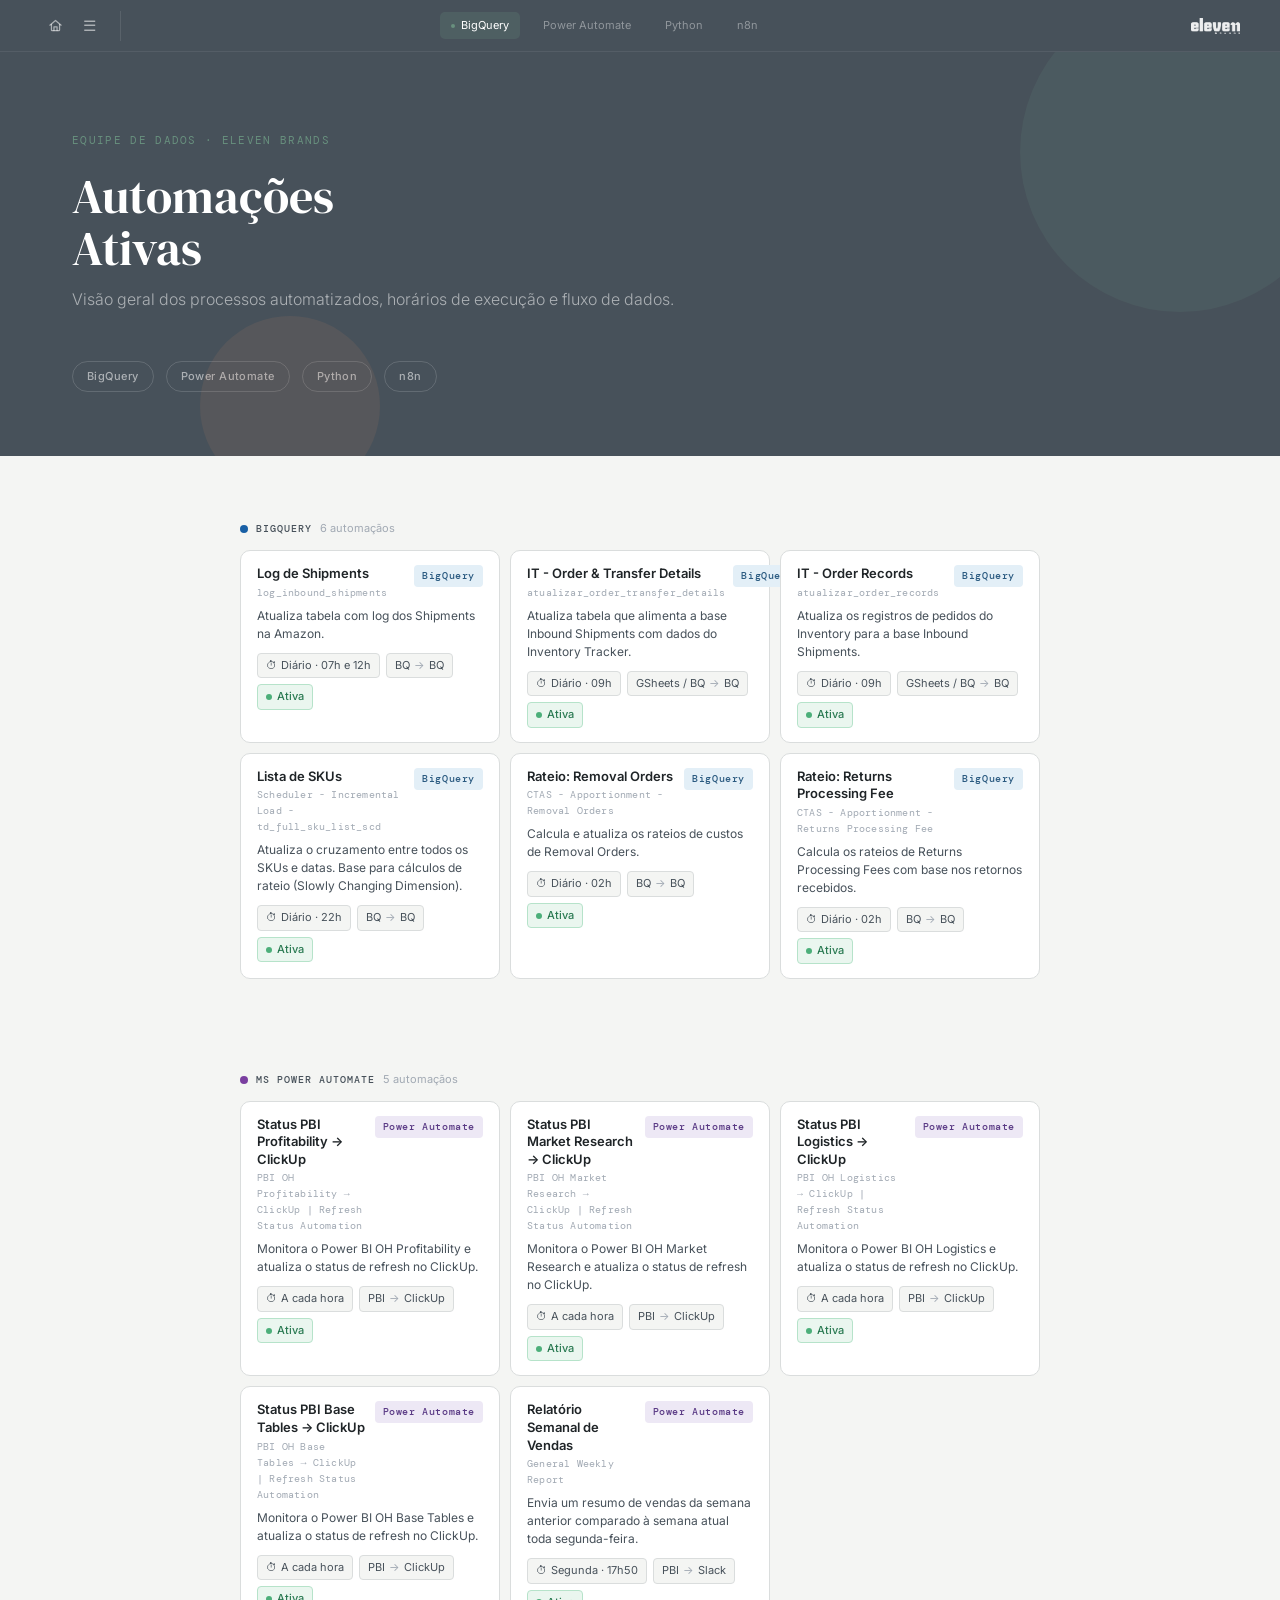
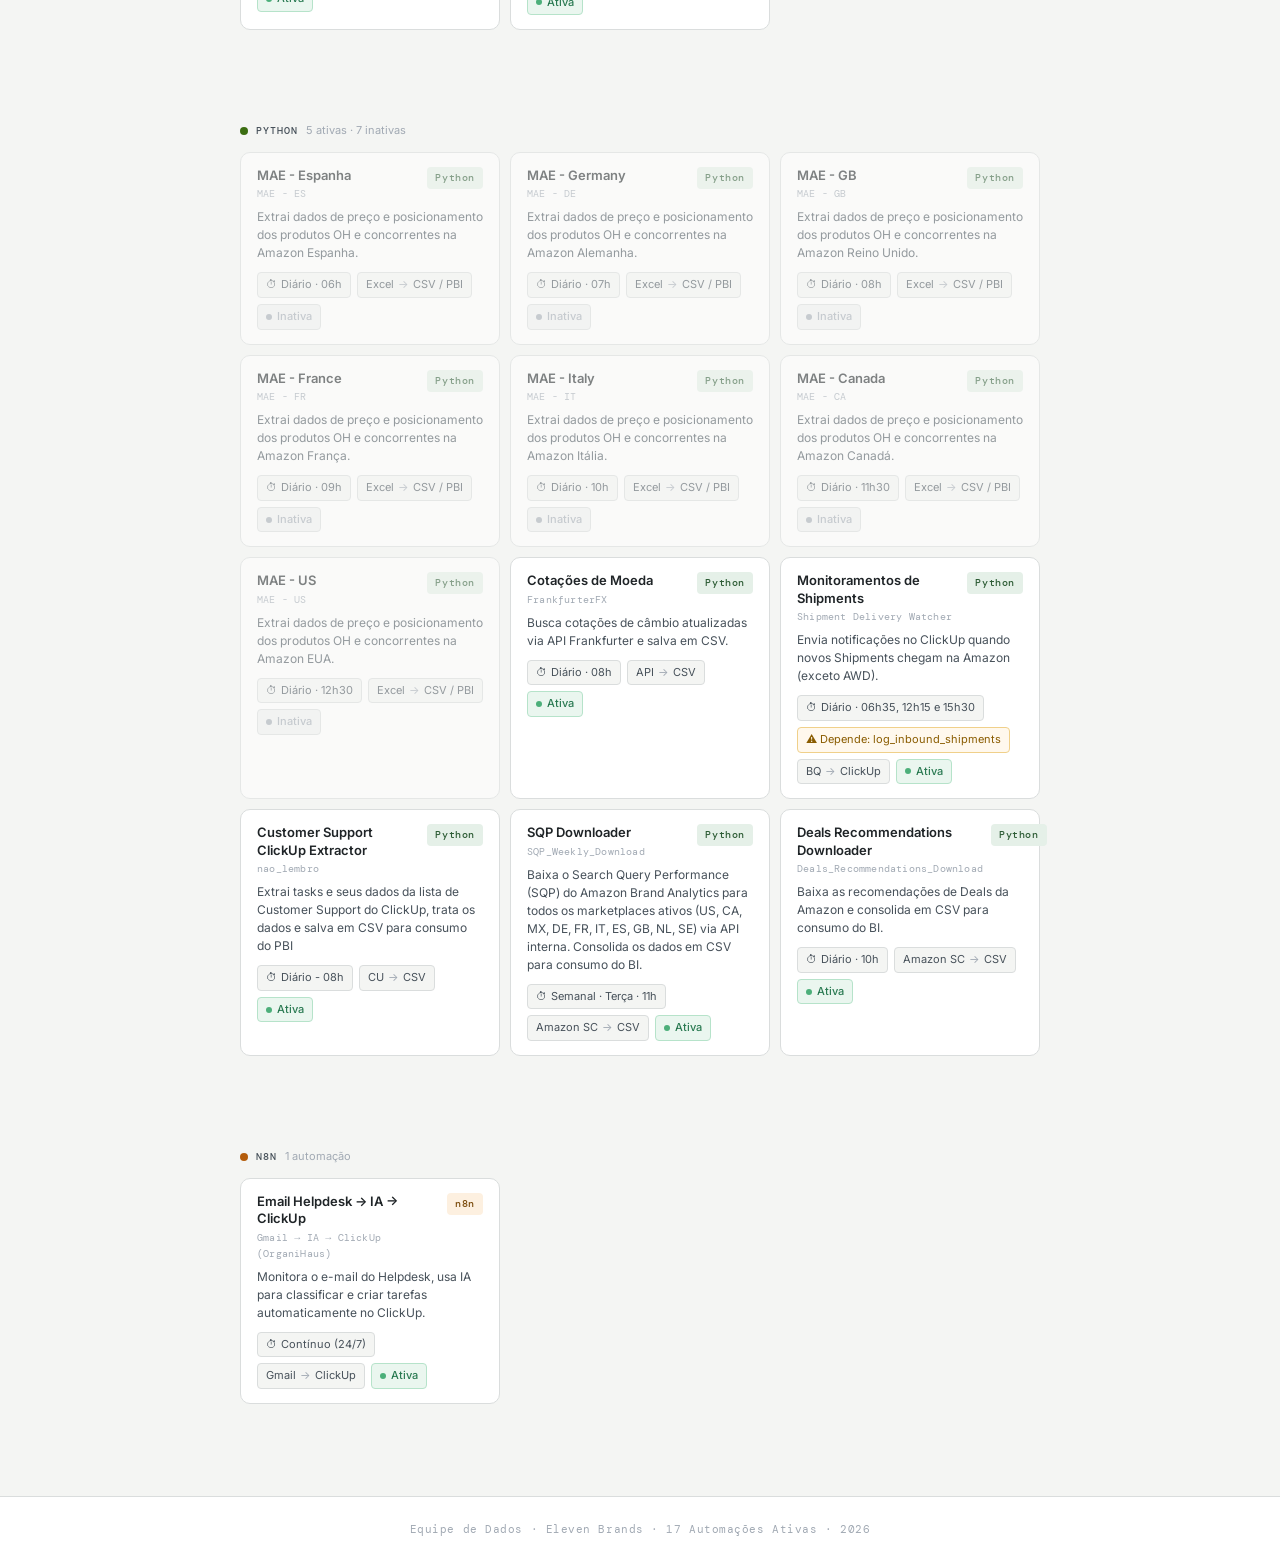
<file: docs/11_brands/operacional/automations.html>
<!DOCTYPE html>
<html lang="pt-BR">
<head>
<meta charset="UTF-8">
<meta name="viewport" content="width=device-width, initial-scale=1.0">
<title>Automações — Equipe de Dados</title>
<link href="https://fonts.googleapis.com/css2?family=DM+Serif+Display&family=DM+Mono:wght@400;500&family=Inter:wght@300;400;500;600&display=swap" rel="stylesheet">
<link rel="stylesheet" href="../assets/style.css">
<link rel="stylesheet" href="./automations.css">
</head>
<body>

<!-- HEADER + NAV -->
<header class="site-header">
  <div class="nav-actions">
    <a href="../../index.html" class="nav-back" title="Voltar para a Knowledge Base" aria-label="Voltar para a Knowledge Base"><svg width="15" height="15" viewBox="0 0 24 24" fill="none" stroke="currentColor" stroke-width="2" stroke-linecap="round" stroke-linejoin="round"><path d="M3 11.5 12 4l9 7.5"/><path d="M5.5 10v9a1 1 0 0 0 1 1h11a1 1 0 0 0 1-1v-9"/><path d="M9.5 20v-6h5v6"/></svg></a>
    <button class="nav-menu-toggle" id="nav-menu-toggle" aria-label="Abrir menu de documentos">☰</button>
  </div>
  <div class="nav-logo" id="nav-logo">
    Automações Ativas
    <span>Equipe de Dados · Eleven Brands</span>
  </div>
  <nav class="nav">
    <div class="nav-links">
      <a href="#bigquery"><span class="nav-dot"></span> BigQuery</a>
      <a href="#power-automate"><span class="nav-dot"></span> Power Automate</a>
      <a href="#python"><span class="nav-dot"></span> Python</a>
      <a href="#n8n"><span class="nav-dot"></span> n8n</a>
    </div>
  </nav>
  <img src="../assets/eleven-brands-logo.png" alt="Eleven Brands" class="nav-brand-logo">
</header>
<div class="nav-menu-panel" id="nav-menu-panel"></div>

<!-- MAIN -->
<div class="main">

  <!-- COVER -->
  <div class="cover">
    <div class="cover-label">Equipe de Dados · Eleven Brands</div>
    <h1>Automações<br>Ativas</h1>
    <p class="cover-sub">Visão geral dos processos automatizados, horários de execução e fluxo de dados.</p>
    <div class="cover-tags">
      <span class="cover-tag">BigQuery</span>
      <span class="cover-tag">Power Automate</span>
      <span class="cover-tag">Python</span>
      <span class="cover-tag">n8n</span>
    </div>
  </div>

  <!-- BODY -->
  <div class="doc-body">

  <div class="section" id="bigquery">
    <div class="group-header">
      <div class="section-dot" style="background:#185FA5;"></div>
      <span class="section-name">BigQuery</span>
      <span class="section-count">6 automaçãos</span>
    </div>
    <div class="grid">
    <div class="card">
      <div class="card-top">
        <div class="card-names">
          <div class="card-name">Log de Shipments</div>
          <div class="card-id">log_inbound_shipments</div>
        </div>
        <span class="badge badge-bq">BigQuery</span>
      </div>
      <div class="card-desc">Atualiza tabela com log dos Shipments na Amazon.</div>
      <div class="card-meta">
        <span class="chip"><span>⏱</span> Diário · 07h e 12h</span>
        <span class="io-flow">BQ <span class="io-arrow">→</span> BQ</span>
        <span class="chip-status">Ativa</span>
      </div>
    </div>
    <div class="card">
      <div class="card-top">
        <div class="card-names">
          <div class="card-name">IT - Order & Transfer Details</div>
          <div class="card-id">atualizar_order_transfer_details</div>
        </div>
        <span class="badge badge-bq">BigQuery</span>
      </div>
      <div class="card-desc">Atualiza tabela que alimenta a base Inbound Shipments com dados do Inventory Tracker.</div>
      <div class="card-meta">
        <span class="chip"><span>⏱</span> Diário · 09h</span>
        <span class="io-flow">GSheets / BQ <span class="io-arrow">→</span> BQ</span>
        <span class="chip-status">Ativa</span>
      </div>
    </div>
    <div class="card">
      <div class="card-top">
        <div class="card-names">
          <div class="card-name">IT - Order Records</div>
          <div class="card-id">atualizar_order_records</div>
        </div>
        <span class="badge badge-bq">BigQuery</span>
      </div>
      <div class="card-desc">Atualiza os registros de pedidos do Inventory para a base Inbound Shipments.</div>
      <div class="card-meta">
        <span class="chip"><span>⏱</span> Diário · 09h</span>
        <span class="io-flow">GSheets / BQ <span class="io-arrow">→</span> BQ</span>
        <span class="chip-status">Ativa</span>
      </div>
    </div>
    <div class="card">
      <div class="card-top">
        <div class="card-names">
          <div class="card-name">Lista de SKUs</div>
          <div class="card-id">Scheduler - Incremental Load - td_full_sku_list_scd</div>
        </div>
        <span class="badge badge-bq">BigQuery</span>
      </div>
      <div class="card-desc">Atualiza o cruzamento entre todos os SKUs e datas. Base para cálculos de rateio (Slowly Changing Dimension).</div>
      <div class="card-meta">
        <span class="chip"><span>⏱</span> Diário · 22h</span>
        <span class="io-flow">BQ <span class="io-arrow">→</span> BQ</span>
        <span class="chip-status">Ativa</span>
      </div>
    </div>
    <div class="card">
      <div class="card-top">
        <div class="card-names">
          <div class="card-name">Rateio: Removal Orders</div>
          <div class="card-id">CTAS - Apportionment - Removal Orders</div>
        </div>
        <span class="badge badge-bq">BigQuery</span>
      </div>
      <div class="card-desc">Calcula e atualiza os rateios de custos de Removal Orders.</div>
      <div class="card-meta">
        <span class="chip"><span>⏱</span> Diário · 02h</span>
        <span class="io-flow">BQ <span class="io-arrow">→</span> BQ</span>
        <span class="chip-status">Ativa</span>
      </div>
    </div>
    <div class="card">
      <div class="card-top">
        <div class="card-names">
          <div class="card-name">Rateio: Returns Processing Fee</div>
          <div class="card-id">CTAS - Apportionment - Returns Processing Fee</div>
        </div>
        <span class="badge badge-bq">BigQuery</span>
      </div>
      <div class="card-desc">Calcula os rateios de Returns Processing Fees com base nos retornos recebidos.</div>
      <div class="card-meta">
        <span class="chip"><span>⏱</span> Diário · 02h</span>
        <span class="io-flow">BQ <span class="io-arrow">→</span> BQ</span>
        <span class="chip-status">Ativa</span>
      </div>
    </div>
    </div>
  </div>

  <div class="section" id="power-automate">
    <div class="group-header">
      <div class="section-dot" style="background:#7A3FA0;"></div>
      <span class="section-name">MS Power Automate</span>
      <span class="section-count">5 automaçãos</span>
    </div>
    <div class="grid">
    <div class="card">
      <div class="card-top">
        <div class="card-names">
          <div class="card-name">Status PBI Profitability → ClickUp</div>
          <div class="card-id">PBI OH Profitability → ClickUp | Refresh Status Automation</div>
        </div>
        <span class="badge badge-pa">Power Automate</span>
      </div>
      <div class="card-desc">Monitora o Power BI OH Profitability e atualiza o status de refresh no ClickUp.</div>
      <div class="card-meta">
        <span class="chip"><span>⏱</span> A cada hora</span>
        <span class="io-flow">PBI <span class="io-arrow">→</span> ClickUp</span>
        <span class="chip-status">Ativa</span>
      </div>
    </div>
    <div class="card">
      <div class="card-top">
        <div class="card-names">
          <div class="card-name">Status PBI Market Research → ClickUp</div>
          <div class="card-id">PBI OH Market Research → ClickUp | Refresh Status Automation</div>
        </div>
        <span class="badge badge-pa">Power Automate</span>
      </div>
      <div class="card-desc">Monitora o Power BI OH Market Research e atualiza o status de refresh no ClickUp.</div>
      <div class="card-meta">
        <span class="chip"><span>⏱</span> A cada hora</span>
        <span class="io-flow">PBI <span class="io-arrow">→</span> ClickUp</span>
        <span class="chip-status">Ativa</span>
      </div>
    </div>
    <div class="card">
      <div class="card-top">
        <div class="card-names">
          <div class="card-name">Status PBI Logistics → ClickUp</div>
          <div class="card-id">PBI OH Logistics → ClickUp | Refresh Status Automation</div>
        </div>
        <span class="badge badge-pa">Power Automate</span>
      </div>
      <div class="card-desc">Monitora o Power BI OH Logistics e atualiza o status de refresh no ClickUp.</div>
      <div class="card-meta">
        <span class="chip"><span>⏱</span> A cada hora</span>
        <span class="io-flow">PBI <span class="io-arrow">→</span> ClickUp</span>
        <span class="chip-status">Ativa</span>
      </div>
    </div>
    <div class="card">
      <div class="card-top">
        <div class="card-names">
          <div class="card-name">Status PBI Base Tables → ClickUp</div>
          <div class="card-id">PBI OH Base Tables → ClickUp | Refresh Status Automation</div>
        </div>
        <span class="badge badge-pa">Power Automate</span>
      </div>
      <div class="card-desc">Monitora o Power BI OH Base Tables e atualiza o status de refresh no ClickUp.</div>
      <div class="card-meta">
        <span class="chip"><span>⏱</span> A cada hora</span>
        <span class="io-flow">PBI <span class="io-arrow">→</span> ClickUp</span>
        <span class="chip-status">Ativa</span>
      </div>
    </div>
    <div class="card">
      <div class="card-top">
        <div class="card-names">
          <div class="card-name">Relatório Semanal de Vendas</div>
          <div class="card-id">General Weekly Report</div>
        </div>
        <span class="badge badge-pa">Power Automate</span>
      </div>
      <div class="card-desc">Envia um resumo de vendas da semana anterior comparado à semana atual toda segunda-feira.</div>
      <div class="card-meta">
        <span class="chip"><span>⏱</span> Segunda · 17h50</span>
        <span class="io-flow">PBI <span class="io-arrow">→</span> Slack</span>
        <span class="chip-status">Ativa</span>
      </div>
    </div>
    </div>
  </div>

  <div class="section" id="python">
    <div class="group-header">
      <div class="section-dot" style="background:#3B6D11;"></div>
      <span class="section-name">Python</span>
      <span class="section-count">5 ativas · 7 inativas</span>
    </div>
    <div class="grid">
    <div class="card card-off">
      <div class="card-top">
        <div class="card-names">
          <div class="card-name">MAE - Espanha</div>
          <div class="card-id">MAE - ES</div>
        </div>
        <span class="badge badge-py">Python</span>
      </div>
      <div class="card-desc">Extrai dados de preço e posicionamento dos produtos OH e concorrentes na Amazon Espanha.</div>
      <div class="card-meta">
        <span class="chip"><span>⏱</span> Diário · 06h</span>
        <span class="io-flow">Excel <span class="io-arrow">→</span> CSV / PBI</span>
        <span class="chip-status chip-status-off">Inativa</span>
      </div>
    </div>
    <div class="card card-off">
      <div class="card-top">
        <div class="card-names">
          <div class="card-name">MAE - Germany</div>
          <div class="card-id">MAE - DE</div>
        </div>
        <span class="badge badge-py">Python</span>
      </div>
      <div class="card-desc">Extrai dados de preço e posicionamento dos produtos OH e concorrentes na Amazon Alemanha.</div>
      <div class="card-meta">
        <span class="chip"><span>⏱</span> Diário · 07h</span>
        <span class="io-flow">Excel <span class="io-arrow">→</span> CSV / PBI</span>
        <span class="chip-status chip-status-off">Inativa</span>
      </div>
    </div>
    <div class="card card-off">
      <div class="card-top">
        <div class="card-names">
          <div class="card-name">MAE - GB</div>
          <div class="card-id">MAE - GB</div>
        </div>
        <span class="badge badge-py">Python</span>
      </div>
      <div class="card-desc">Extrai dados de preço e posicionamento dos produtos OH e concorrentes na Amazon Reino Unido.</div>
      <div class="card-meta">
        <span class="chip"><span>⏱</span> Diário · 08h</span>
        <span class="io-flow">Excel <span class="io-arrow">→</span> CSV / PBI</span>
        <span class="chip-status chip-status-off">Inativa</span>
      </div>
    </div>
    <div class="card card-off">
      <div class="card-top">
        <div class="card-names">
          <div class="card-name">MAE - France</div>
          <div class="card-id">MAE - FR</div>
        </div>
        <span class="badge badge-py">Python</span>
      </div>
      <div class="card-desc">Extrai dados de preço e posicionamento dos produtos OH e concorrentes na Amazon França.</div>
      <div class="card-meta">
        <span class="chip"><span>⏱</span> Diário · 09h</span>
        <span class="io-flow">Excel <span class="io-arrow">→</span> CSV / PBI</span>
        <span class="chip-status chip-status-off">Inativa</span>
      </div>
    </div>
    <div class="card card-off">
      <div class="card-top">
        <div class="card-names">
          <div class="card-name">MAE - Italy</div>
          <div class="card-id">MAE - IT</div>
        </div>
        <span class="badge badge-py">Python</span>
      </div>
      <div class="card-desc">Extrai dados de preço e posicionamento dos produtos OH e concorrentes na Amazon Itália.</div>
      <div class="card-meta">
        <span class="chip"><span>⏱</span> Diário · 10h</span>
        <span class="io-flow">Excel <span class="io-arrow">→</span> CSV / PBI</span>
        <span class="chip-status chip-status-off">Inativa</span>
      </div>
    </div>
    <div class="card card-off">
      <div class="card-top">
        <div class="card-names">
          <div class="card-name">MAE - Canada</div>
          <div class="card-id">MAE - CA</div>
        </div>
        <span class="badge badge-py">Python</span>
      </div>
      <div class="card-desc">Extrai dados de preço e posicionamento dos produtos OH e concorrentes na Amazon Canadá.</div>
      <div class="card-meta">
        <span class="chip"><span>⏱</span> Diário · 11h30</span>
        <span class="io-flow">Excel <span class="io-arrow">→</span> CSV / PBI</span>
        <span class="chip-status chip-status-off">Inativa</span>
      </div>
    </div>
    <div class="card card-off">
      <div class="card-top">
        <div class="card-names">
          <div class="card-name">MAE - US</div>
          <div class="card-id">MAE - US</div>
        </div>
        <span class="badge badge-py">Python</span>
      </div>
      <div class="card-desc">Extrai dados de preço e posicionamento dos produtos OH e concorrentes na Amazon EUA.</div>
      <div class="card-meta">
        <span class="chip"><span>⏱</span> Diário · 12h30</span>
        <span class="io-flow">Excel <span class="io-arrow">→</span> CSV / PBI</span>
        <span class="chip-status chip-status-off">Inativa</span>
      </div>
    </div>
    <div class="card">
      <div class="card-top">
        <div class="card-names">
          <div class="card-name">Cotações de Moeda</div>
          <div class="card-id">FrankfurterFX</div>
        </div>
        <span class="badge badge-py">Python</span>
      </div>
      <div class="card-desc">Busca cotações de câmbio atualizadas via API Frankfurter e salva em CSV.</div>
      <div class="card-meta">
        <span class="chip"><span>⏱</span> Diário · 08h</span>
        <span class="io-flow">API <span class="io-arrow">→</span> CSV</span>
        <span class="chip-status">Ativa</span>
      </div>
    </div>
    <div class="card">
      <div class="card-top">
        <div class="card-names">
          <div class="card-name">Monitoramentos de Shipments</div>
          <div class="card-id">Shipment Delivery Watcher</div>
        </div>
        <span class="badge badge-py">Python</span>
      </div>
      <div class="card-desc">Envia notificações no ClickUp quando novos Shipments chegam na Amazon (exceto AWD).</div>
      <div class="card-meta">
        <span class="chip"><span>⏱</span> Diário · 06h35, 12h15 e 15h30</span>
        <span class="chip-dep">⚠ Depende: log_inbound_shipments</span>
        <span class="io-flow">BQ <span class="io-arrow">→</span> ClickUp</span>
        <span class="chip-status">Ativa</span>
      </div>
    </div>
    <div class="card">
      <div class="card-top">
        <div class="card-names">
          <div class="card-name">Customer Support ClickUp Extractor</div>
          <div class="card-id">nao_lembro</div>
        </div>
        <span class="badge badge-py">Python</span>
      </div>
      <div class="card-desc">Extrai tasks e seus dados da lista de Customer Support do ClickUp, trata os dados e salva em CSV para consumo do PBI</div>
      <div class="card-meta">
        <span class="chip"><span>⏱</span> Diário - 08h</span>
        <span class="io-flow">CU <span class="io-arrow">→</span> CSV</span>
        <span class="chip-status">Ativa</span>
      </div>
    </div>
    <div class="card">
      <div class="card-top">
        <div class="card-names">
          <div class="card-name">SQP Downloader</div>
          <div class="card-id">SQP_Weekly_Download</div>
        </div>
        <span class="badge badge-py">Python</span>
      </div>
      <div class="card-desc">Baixa o Search Query Performance (SQP) do Amazon Brand Analytics para todos os marketplaces ativos (US, CA, MX, DE, FR, IT, ES, GB, NL, SE) via API interna. Consolida os dados em CSV para consumo do BI.</div>
      <div class="card-meta">
        <span class="chip"><span>⏱</span> Semanal · Terça · 11h</span>
        <span class="io-flow">Amazon SC <span class="io-arrow">→</span> CSV</span>
        <span class="chip-status">Ativa</span>
      </div>
    </div>
    <div class="card">
      <div class="card-top">
        <div class="card-names">
          <div class="card-name">Deals Recommendations Downloader</div>
          <div class="card-id">Deals_Recommendations_Download</div>
        </div>
        <span class="badge badge-py">Python</span>
      </div>
      <div class="card-desc">Baixa as recomendações de Deals da Amazon e consolida em CSV para consumo do BI.</div>
      <div class="card-meta">
        <span class="chip"><span>⏱</span> Diário · 10h</span>
        <span class="io-flow">Amazon SC <span class="io-arrow">→</span> CSV</span>
        <span class="chip-status">Ativa</span>
      </div>
    </div>
    </div>
  </div>

  <div class="section" id="n8n">
    <div class="group-header">
      <div class="section-dot" style="background:#B45C0B;"></div>
      <span class="section-name">n8n</span>
      <span class="section-count">1 automação</span>
    </div>
    <div class="grid">
    <div class="card">
      <div class="card-top">
        <div class="card-names">
          <div class="card-name">Email Helpdesk → IA → ClickUp</div>
          <div class="card-id">Gmail → IA → ClickUp (OrganiHaus)</div>
        </div>
        <span class="badge badge-n8n">n8n</span>
      </div>
      <div class="card-desc">Monitora o e-mail do Helpdesk, usa IA para classificar e criar tarefas automaticamente no ClickUp.</div>
      <div class="card-meta">
        <span class="chip"><span>⏱</span> Contínuo (24/7)</span>
        <span class="io-flow">Gmail <span class="io-arrow">→</span> ClickUp</span>
        <span class="chip-status">Ativa</span>
      </div>
    </div>
    </div>
  </div>

  </div><!-- /doc-body -->

  <div class="footer">
    Equipe de Dados · Eleven Brands · 17 Automações Ativas · 2026
  </div>

</div><!-- /main -->

<script src="../assets/nav.js"></script>

</body>
</html>
</file>
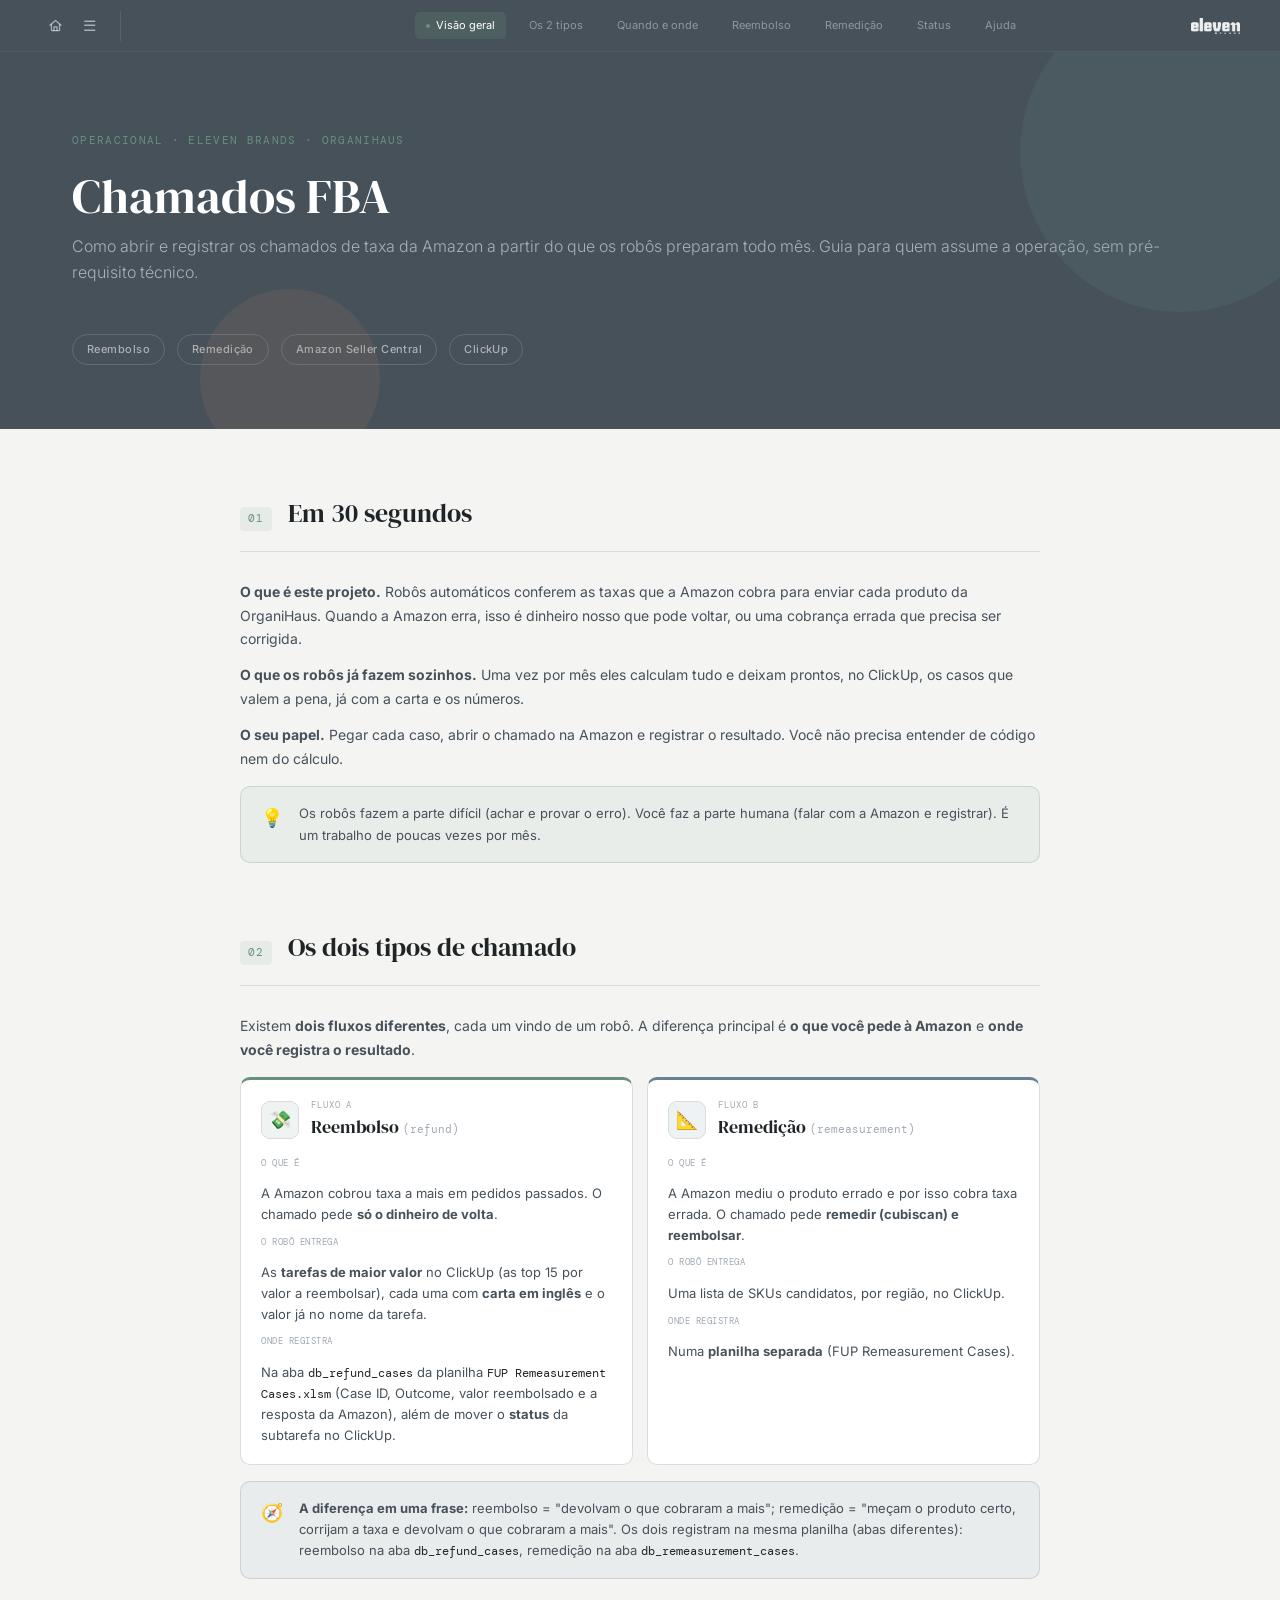
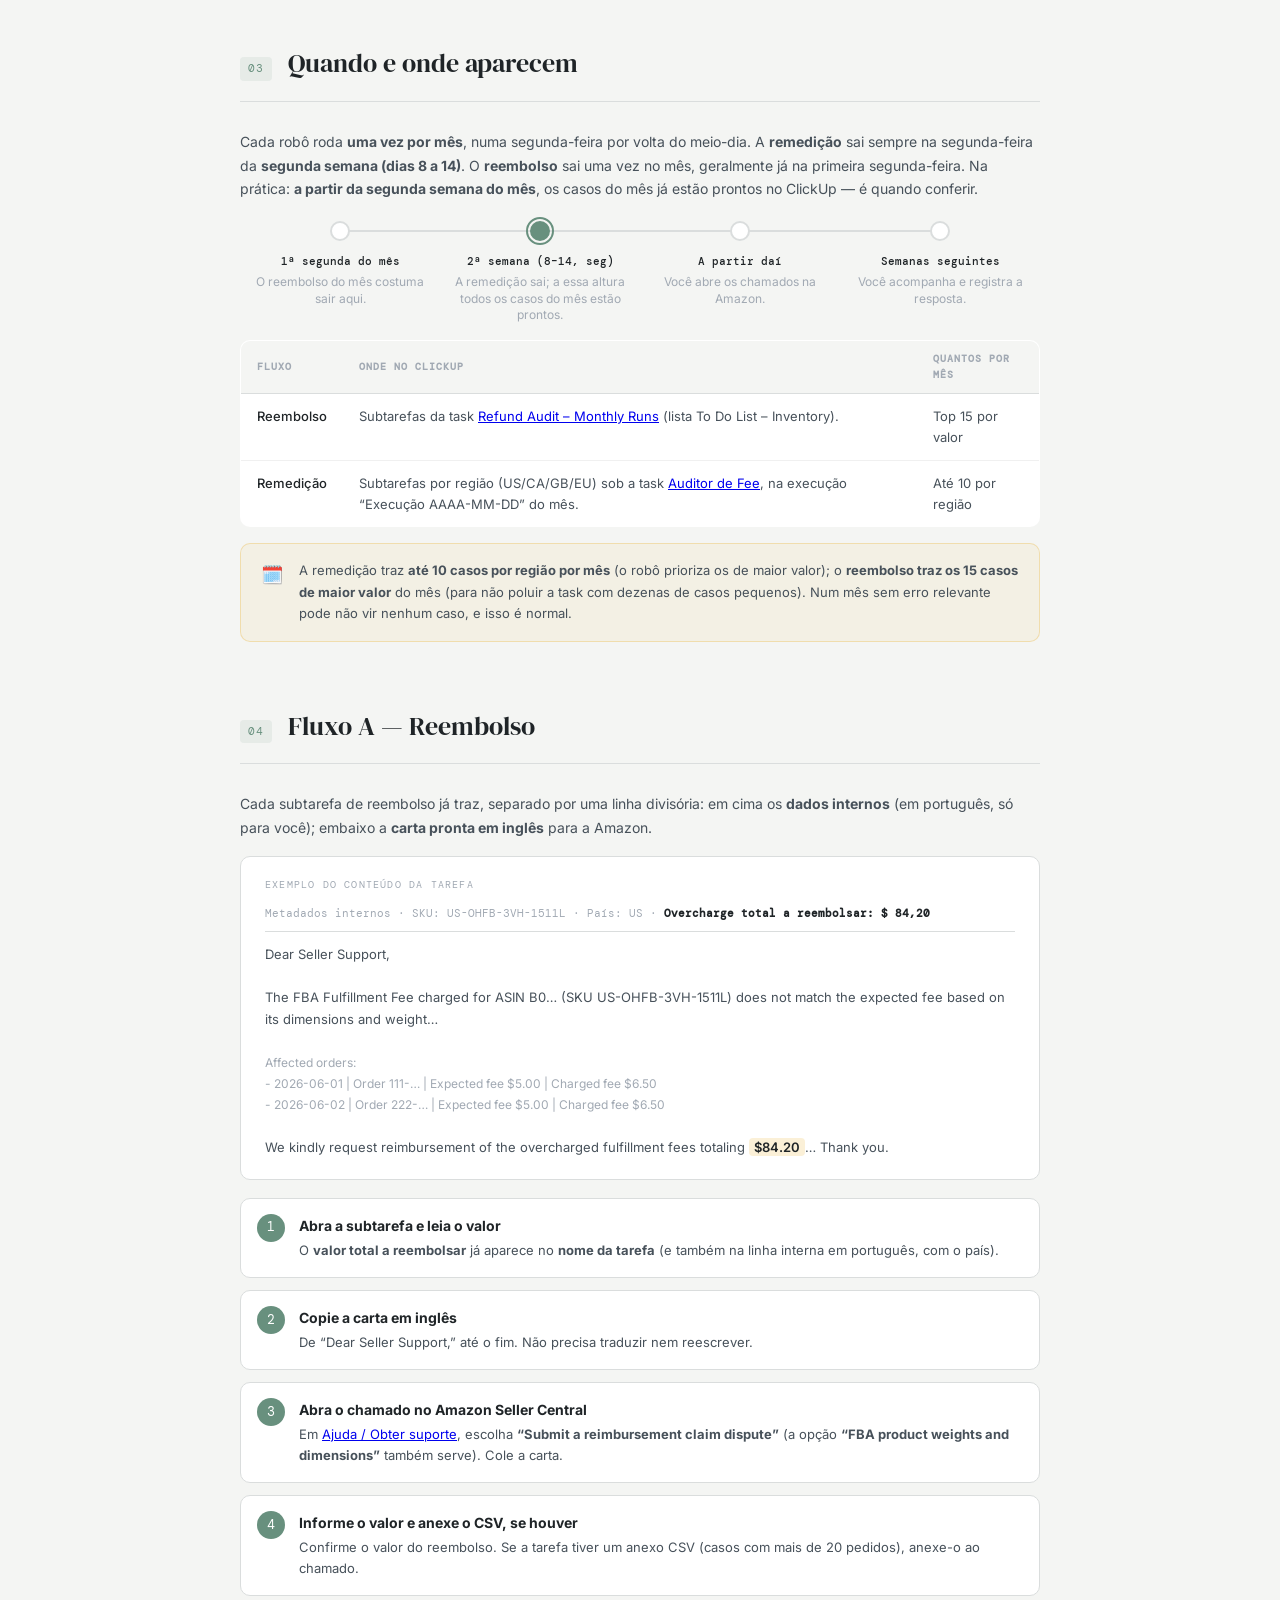
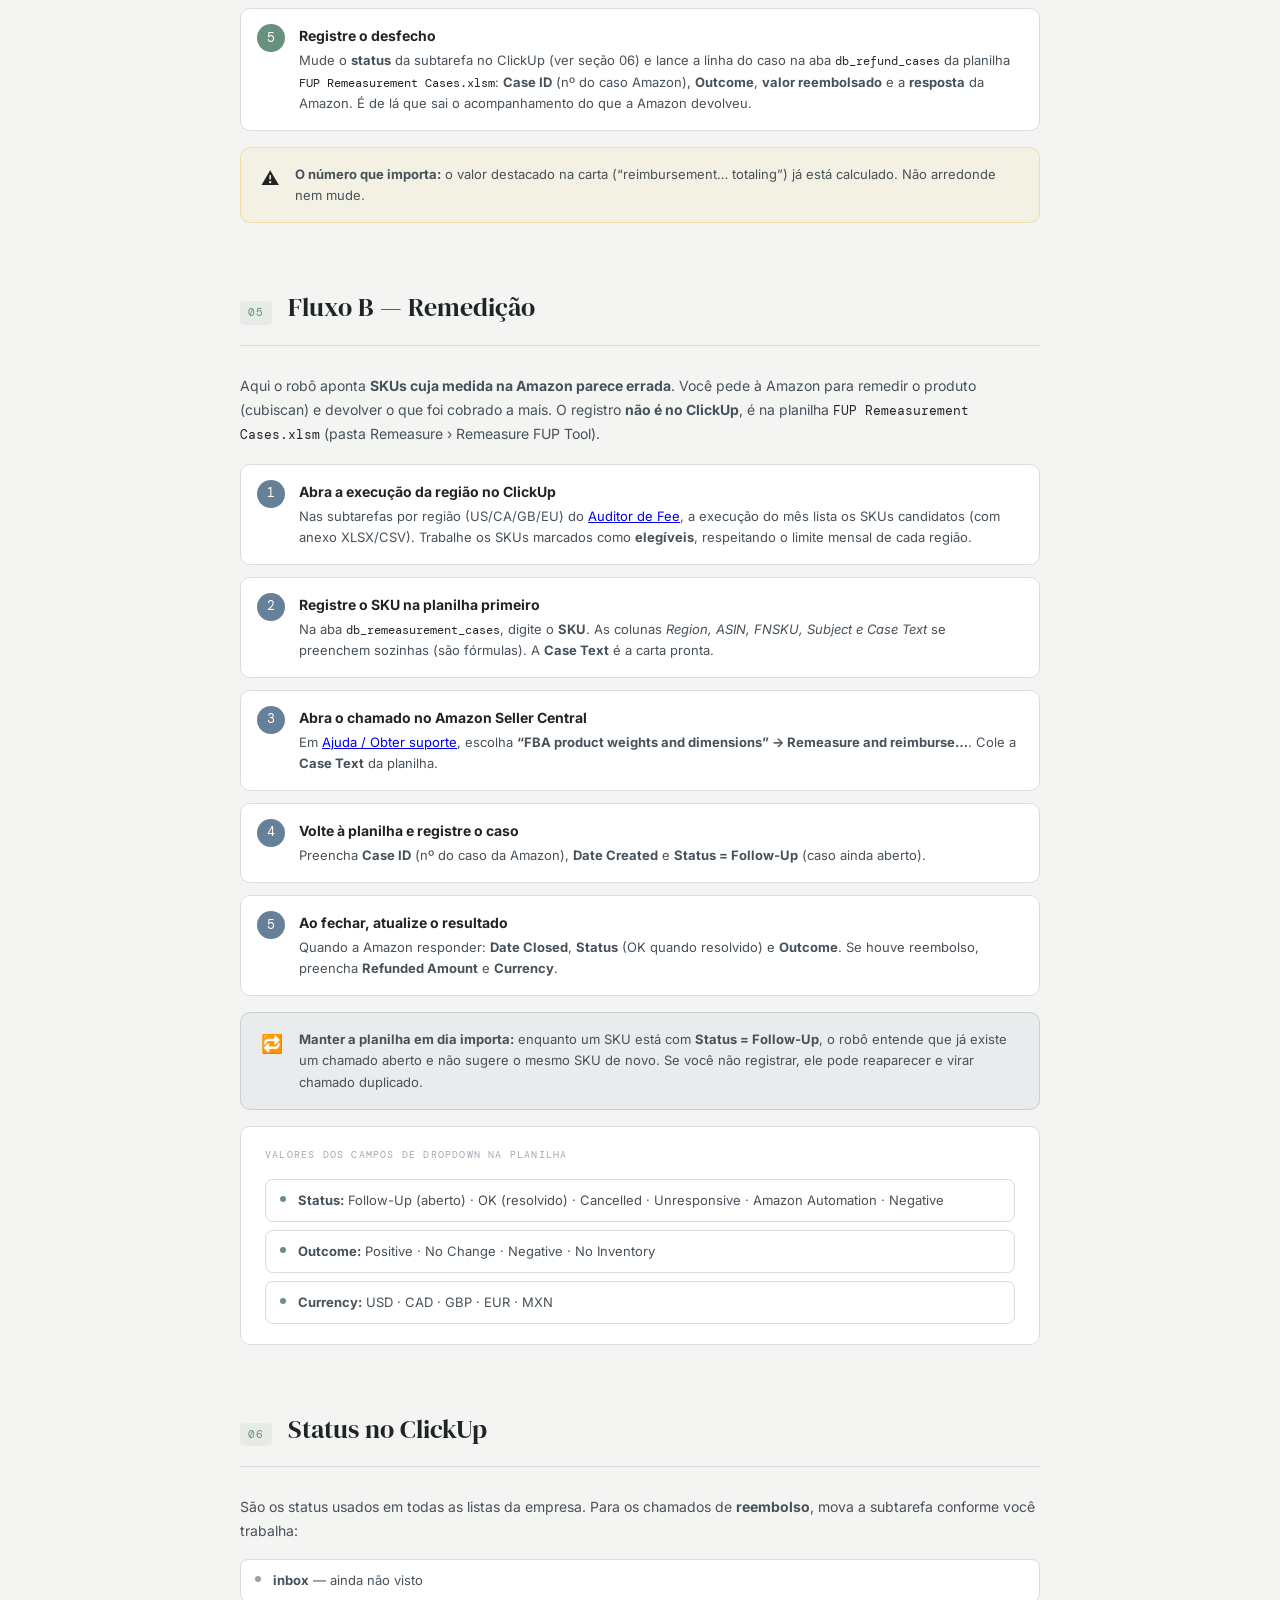
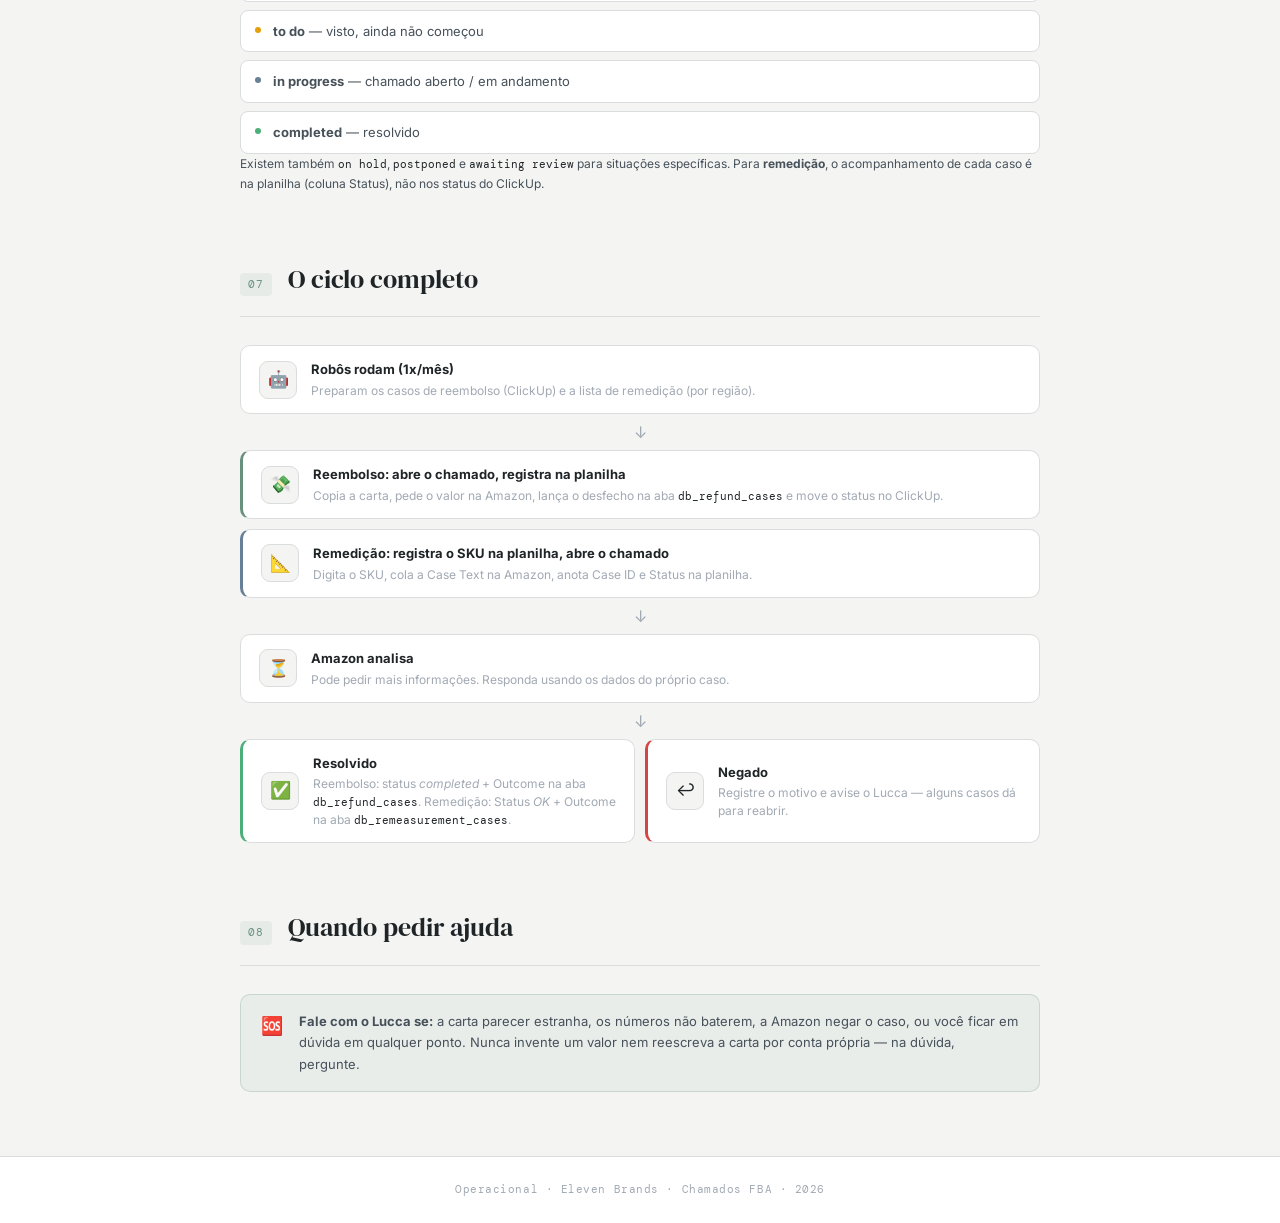
<file: docs/11_brands/operacional/chamados_fba.html>
<!DOCTYPE html>
<html lang="pt-BR">
<head>
<meta charset="UTF-8">
<meta name="viewport" content="width=device-width, initial-scale=1.0">
<title>Chamados FBA — Operacional</title>
<link href="https://fonts.googleapis.com/css2?family=DM+Serif+Display&family=DM+Mono:wght@400;500&family=Inter:wght@300;400;500;600&display=swap" rel="stylesheet">
<link rel="stylesheet" href="../assets/style.css">
<link rel="stylesheet" href="./chamados_fba.css">
</head>
<body>

<!-- HEADER + NAV -->
<header class="site-header">
  <div class="nav-actions">
    <a href="../../index.html" class="nav-back" title="Voltar para a Knowledge Base" aria-label="Voltar para a Knowledge Base"><svg width="15" height="15" viewBox="0 0 24 24" fill="none" stroke="currentColor" stroke-width="2" stroke-linecap="round" stroke-linejoin="round"><path d="M3 11.5 12 4l9 7.5"/><path d="M5.5 10v9a1 1 0 0 0 1 1h11a1 1 0 0 0 1-1v-9"/><path d="M9.5 20v-6h5v6"/></svg></a>
    <button class="nav-menu-toggle" id="nav-menu-toggle" aria-label="Abrir menu de documentos">☰</button>
  </div>
  <div class="nav-logo" id="nav-logo">
    Chamados FBA
    <span>Operacional · Eleven Brands</span>
  </div>
  <nav class="nav">
    <div class="nav-links">
      <a href="#resumo"><span class="nav-dot"></span> Visão geral</a>
      <a href="#tipos"><span class="nav-dot"></span> Os 2 tipos</a>
      <a href="#quando"><span class="nav-dot"></span> Quando e onde</a>
      <a href="#refund"><span class="nav-dot"></span> Reembolso</a>
      <a href="#remeas"><span class="nav-dot"></span> Remedição</a>
      <a href="#status"><span class="nav-dot"></span> Status</a>
      <a href="#ajuda"><span class="nav-dot"></span> Ajuda</a>
    </div>
  </nav>
  <img src="../assets/eleven-brands-logo.png" alt="Eleven Brands" class="nav-brand-logo">
</header>
<div class="nav-menu-panel" id="nav-menu-panel"></div>

<!-- MAIN -->
<div class="main">

  <!-- COVER -->
  <div class="cover">
    <div class="cover-label">Operacional · Eleven Brands · OrganiHaus</div>
    <h1>Chamados FBA</h1>
    <p class="cover-sub">Como abrir e registrar os chamados de taxa da Amazon a partir do que os robôs preparam todo mês. Guia para quem assume a operação, sem pré-requisito técnico.</p>
    <div class="cover-tags">
      <span class="cover-tag">Reembolso</span>
      <span class="cover-tag">Remedição</span>
      <span class="cover-tag">Amazon Seller Central</span>
      <span class="cover-tag">ClickUp</span>
    </div>
  </div>

  <!-- BODY -->
  <div class="doc-body">

    <!-- 01 -->
    <div class="section" id="resumo">
      <div class="section-header">
        <span class="section-number">01</span>
        <span class="section-title">Em 30 segundos</span>
      </div>
      <div class="prose">
        <p><strong>O que é este projeto.</strong> Robôs automáticos conferem as taxas que a Amazon cobra para enviar cada produto da OrganiHaus. Quando a Amazon erra, isso é dinheiro nosso que pode voltar, ou uma cobrança errada que precisa ser corrigida.</p>
        <p><strong>O que os robôs já fazem sozinhos.</strong> Uma vez por mês eles calculam tudo e deixam prontos, no ClickUp, os casos que valem a pena, já com a carta e os números.</p>
        <p><strong>O seu papel.</strong> Pegar cada caso, abrir o chamado na Amazon e registrar o resultado. Você não precisa entender de código nem do cálculo.</p>
      </div>
      <div class="callout">
        <div class="callout-icon">💡</div>
        <div class="callout-text">Os robôs fazem a parte difícil (achar e provar o erro). Você faz a parte humana (falar com a Amazon e registrar). É um trabalho de poucas vezes por mês.</div>
      </div>
    </div>

    <!-- 02 -->
    <div class="section" id="tipos">
      <div class="section-header">
        <span class="section-number">02</span>
        <span class="section-title">Os dois tipos de chamado</span>
      </div>
      <div class="prose">
        <p>Existem <strong>dois fluxos diferentes</strong>, cada um vindo de um robô. A diferença principal é <strong>o que você pede à Amazon</strong> e <strong>onde você registra o resultado</strong>.</p>
      </div>
      <div class="flow-grid">
        <div class="flow-card refund">
          <div class="flow-card-head"><span class="flow-ic">💸</span><div><div class="flow-kicker">Fluxo A</div><div class="flow-name">Reembolso <span>(refund)</span></div></div></div>
          <dl>
            <dt>O que é</dt><dd>A Amazon cobrou taxa a mais em pedidos passados. O chamado pede <strong>só o dinheiro de volta</strong>.</dd>
            <dt>O robô entrega</dt><dd>As <strong>tarefas de maior valor</strong> no ClickUp (as top 15 por valor a reembolsar), cada uma com <strong>carta em inglês</strong> e o valor já no nome da tarefa.</dd>
            <dt>Onde registra</dt><dd>Na aba <span class="mono">db_refund_cases</span> da planilha <span class="mono">FUP Remeasurement Cases.xlsm</span> (Case ID, Outcome, valor reembolsado e a resposta da Amazon), além de mover o <strong>status</strong> da subtarefa no ClickUp.</dd>
          </dl>
        </div>
        <div class="flow-card remeas">
          <div class="flow-card-head"><span class="flow-ic">📐</span><div><div class="flow-kicker">Fluxo B</div><div class="flow-name">Remedição <span>(remeasurement)</span></div></div></div>
          <dl>
            <dt>O que é</dt><dd>A Amazon mediu o produto errado e por isso cobra taxa errada. O chamado pede <strong>remedir (cubiscan) e reembolsar</strong>.</dd>
            <dt>O robô entrega</dt><dd>Uma lista de SKUs candidatos, por região, no ClickUp.</dd>
            <dt>Onde registra</dt><dd>Numa <strong>planilha separada</strong> (FUP Remeasurement Cases).</dd>
          </dl>
        </div>
      </div>
      <div class="callout blue">
        <div class="callout-icon">🧭</div>
        <div class="callout-text"><strong>A diferença em uma frase:</strong> reembolso = "devolvam o que cobraram a mais"; remedição = "meçam o produto certo, corrijam a taxa e devolvam o que cobraram a mais". Os dois registram na mesma planilha (abas diferentes): reembolso na aba <span class="mono">db_refund_cases</span>, remedição na aba <span class="mono">db_remeasurement_cases</span>.</div>
      </div>
    </div>

    <!-- 03 -->
    <div class="section" id="quando">
      <div class="section-header">
        <span class="section-number">03</span>
        <span class="section-title">Quando e onde aparecem</span>
      </div>
      <div class="prose">
        <p>Cada robô roda <strong>uma vez por mês</strong>, numa segunda-feira por volta do meio-dia. A <strong>remedição</strong> sai sempre na segunda-feira da <strong>segunda semana (dias 8 a 14)</strong>. O <strong>reembolso</strong> sai uma vez no mês, geralmente já na primeira segunda-feira. Na prática: <strong>a partir da segunda semana do mês</strong>, os casos do mês já estão prontos no ClickUp — é quando conferir.</p>
      </div>
      <div class="timeline">
        <div class="tl-step"><div class="tl-node"></div><div class="tl-day">1ª segunda do mês</div><div class="tl-label">O reembolso do mês costuma sair aqui.</div></div>
        <div class="tl-step on"><div class="tl-node"></div><div class="tl-day">2ª semana (8–14, seg)</div><div class="tl-label">A remedição sai; a essa altura todos os casos do mês estão prontos.</div></div>
        <div class="tl-step"><div class="tl-node"></div><div class="tl-day">A partir daí</div><div class="tl-label">Você abre os chamados na Amazon.</div></div>
        <div class="tl-step"><div class="tl-node"></div><div class="tl-day">Semanas seguintes</div><div class="tl-label">Você acompanha e registra a resposta.</div></div>
      </div>
      <table class="data-table">
        <thead><tr><th>Fluxo</th><th>Onde no ClickUp</th><th>Quantos por mês</th></tr></thead>
        <tbody>
          <tr><td>Reembolso</td><td>Subtarefas da task <a href="https://app.clickup.com/t/31030239/86ajrv44q">Refund Audit – Monthly Runs</a> (lista To Do List – Inventory).</td><td>Top 15 por valor</td></tr>
          <tr><td>Remedição</td><td>Subtarefas por região (US/CA/GB/EU) sob a task <a href="https://app.clickup.com/t/31030239/86ahvfwfp">Auditor de Fee</a>, na execução “Execução AAAA-MM-DD” do mês.</td><td>Até 10 por região</td></tr>
        </tbody>
      </table>
      <div class="callout amber">
        <div class="callout-icon">🗓️</div>
        <div class="callout-text">A remedição traz <strong>até 10 casos por região por mês</strong> (o robô prioriza os de maior valor); o <strong>reembolso traz os 15 casos de maior valor</strong> do mês (para não poluir a task com dezenas de casos pequenos). Num mês sem erro relevante pode não vir nenhum caso, e isso é normal.</div>
      </div>
    </div>

    <!-- 04 -->
    <div class="section" id="refund">
      <div class="section-header">
        <span class="section-number">04</span>
        <span class="section-title">Fluxo A — Reembolso</span>
      </div>
      <div class="prose">
        <p>Cada subtarefa de reembolso já traz, separado por uma linha divisória: em cima os <strong>dados internos</strong> (em português, só para você); embaixo a <strong>carta pronta em inglês</strong> para a Amazon.</p>
      </div>
      <div class="info-card letter">
        <div class="info-card-title">Exemplo do conteúdo da tarefa</div>
        <div class="letter-meta">Metadados internos · SKU: US-OHFB-3VH-1511L · País: US · <strong>Overcharge total a reembolsar: $ 84,20</strong></div>
        <div class="letter-body">Dear Seller Support,<br><br>The FBA Fulfillment Fee charged for ASIN B0… (SKU US-OHFB-3VH-1511L) does not match the expected fee based on its dimensions and weight…<br><br><span class="letter-dim">Affected orders:<br>- 2026-06-01 | Order 111-… | Expected fee $5.00 | Charged fee $6.50<br>- 2026-06-02 | Order 222-… | Expected fee $5.00 | Charged fee $6.50</span><br><br>We kindly request reimbursement of the overcharged fulfillment fees totaling <span class="letter-hl">$84.20</span>… Thank you.</div>
      </div>
      <ol class="steps refund">
        <li><h4>Abra a subtarefa e leia o valor</h4><p>O <strong>valor total a reembolsar</strong> já aparece no <strong>nome da tarefa</strong> (e também na linha interna em português, com o país).</p></li>
        <li><h4>Copie a carta em inglês</h4><p>De “Dear Seller Support,” até o fim. Não precisa traduzir nem reescrever.</p></li>
        <li><h4>Abra o chamado no Amazon Seller Central</h4><p>Em <a href="https://sellercentral.amazon.com/help/center?redirectSource=Hill">Ajuda / Obter suporte</a>, escolha <strong>“Submit a reimbursement claim dispute”</strong> (a opção <strong>“FBA product weights and dimensions”</strong> também serve). Cole a carta.</p></li>
        <li><h4>Informe o valor e anexe o CSV, se houver</h4><p>Confirme o valor do reembolso. Se a tarefa tiver um anexo CSV (casos com mais de 20 pedidos), anexe-o ao chamado.</p></li>
        <li><h4>Registre o desfecho</h4><p>Mude o <strong>status</strong> da subtarefa no ClickUp (ver seção 06) e lance a linha do caso na aba <span class="mono">db_refund_cases</span> da planilha <span class="mono">FUP Remeasurement Cases.xlsm</span>: <strong>Case ID</strong> (nº do caso Amazon), <strong>Outcome</strong>, <strong>valor reembolsado</strong> e a <strong>resposta</strong> da Amazon. É de lá que sai o acompanhamento do que a Amazon devolveu.</p></li>
      </ol>
      <div class="callout amber">
        <div class="callout-icon">⚠️</div>
        <div class="callout-text"><strong>O número que importa:</strong> o valor destacado na carta (“reimbursement… totaling”) já está calculado. Não arredonde nem mude.</div>
      </div>
    </div>

    <!-- 05 -->
    <div class="section" id="remeas">
      <div class="section-header">
        <span class="section-number">05</span>
        <span class="section-title">Fluxo B — Remedição</span>
      </div>
      <div class="prose">
        <p>Aqui o robô aponta <strong>SKUs cuja medida na Amazon parece errada</strong>. Você pede à Amazon para remedir o produto (cubiscan) e devolver o que foi cobrado a mais. O registro <strong>não é no ClickUp</strong>, é na planilha <span class="mono">FUP Remeasurement Cases.xlsm</span> (pasta Remeasure › Remeasure FUP Tool).</p>
      </div>
      <ol class="steps remeas">
        <li><h4>Abra a execução da região no ClickUp</h4><p>Nas subtarefas por região (US/CA/GB/EU) do <a href="https://app.clickup.com/t/31030239/86ahvfwfp">Auditor de Fee</a>, a execução do mês lista os SKUs candidatos (com anexo XLSX/CSV). Trabalhe os SKUs marcados como <strong>elegíveis</strong>, respeitando o limite mensal de cada região.</p></li>
        <li><h4>Registre o SKU na planilha primeiro</h4><p>Na aba <span class="mono">db_remeasurement_cases</span>, digite o <strong>SKU</strong>. As colunas <em>Region, ASIN, FNSKU, Subject e Case Text</em> se preenchem sozinhas (são fórmulas). A <strong>Case Text</strong> é a carta pronta.</p></li>
        <li><h4>Abra o chamado no Amazon Seller Central</h4><p>Em <a href="https://sellercentral.amazon.com/help/center?redirectSource=Hill">Ajuda / Obter suporte</a>, escolha <strong>“FBA product weights and dimensions” → Remeasure and reimburse…</strong>. Cole a <strong>Case Text</strong> da planilha.</p></li>
        <li><h4>Volte à planilha e registre o caso</h4><p>Preencha <strong>Case ID</strong> (nº do caso da Amazon), <strong>Date Created</strong> e <strong>Status = Follow-Up</strong> (caso ainda aberto).</p></li>
        <li><h4>Ao fechar, atualize o resultado</h4><p>Quando a Amazon responder: <strong>Date Closed</strong>, <strong>Status</strong> (OK quando resolvido) e <strong>Outcome</strong>. Se houve reembolso, preencha <strong>Refunded Amount</strong> e <strong>Currency</strong>.</p></li>
      </ol>
      <div class="callout blue">
        <div class="callout-icon">🔁</div>
        <div class="callout-text"><strong>Manter a planilha em dia importa:</strong> enquanto um SKU está com <strong>Status = Follow-Up</strong>, o robô entende que já existe um chamado aberto e não sugere o mesmo SKU de novo. Se você não registrar, ele pode reaparecer e virar chamado duplicado.</div>
      </div>
      <div class="info-card">
        <div class="info-card-title">Valores dos campos de dropdown na planilha</div>
        <div class="rules-list">
          <div class="rule-item"><span class="rule-dot"></span><span><strong>Status:</strong> Follow-Up (aberto) · OK (resolvido) · Cancelled · Unresponsive · Amazon Automation · Negative</span></div>
          <div class="rule-item"><span class="rule-dot"></span><span><strong>Outcome:</strong> Positive · No Change · Negative · No Inventory</span></div>
          <div class="rule-item"><span class="rule-dot"></span><span><strong>Currency:</strong> USD · CAD · GBP · EUR · MXN</span></div>
        </div>
      </div>
    </div>

    <!-- 06 -->
    <div class="section" id="status">
      <div class="section-header">
        <span class="section-number">06</span>
        <span class="section-title">Status no ClickUp</span>
      </div>
      <div class="prose">
        <p>São os status usados em todas as listas da empresa. Para os chamados de <strong>reembolso</strong>, mova a subtarefa conforme você trabalha:</p>
      </div>
      <div class="rules-list">
        <div class="rule-item"><span class="rule-dot" style="background:var(--neutral)"></span><span><strong>inbox</strong> — ainda não visto</span></div>
        <div class="rule-item"><span class="rule-dot amber"></span><span><strong>to do</strong> — visto, ainda não começou</span></div>
        <div class="rule-item"><span class="rule-dot" style="background:var(--blue-gray)"></span><span><strong>in progress</strong> — chamado aberto / em andamento</span></div>
        <div class="rule-item"><span class="rule-dot" style="background:var(--positive)"></span><span><strong>completed</strong> — resolvido</span></div>
      </div>
      <div class="prose"><p class="fine">Existem também <span class="mono">on hold</span>, <span class="mono">postponed</span> e <span class="mono">awaiting review</span> para situações específicas. Para <strong>remedição</strong>, o acompanhamento de cada caso é na planilha (coluna Status), não nos status do ClickUp.</p></div>
    </div>

    <!-- 07 -->
    <div class="section" id="ciclo">
      <div class="section-header">
        <span class="section-number">07</span>
        <span class="section-title">O ciclo completo</span>
      </div>
      <div class="cycle">
        <div class="cyc-node"><span class="cyc-ic">🤖</span><div><h4>Robôs rodam (1x/mês)</h4><p>Preparam os casos de reembolso (ClickUp) e a lista de remedição (por região).</p></div></div>
        <div class="cyc-arrow">↓</div>
        <div class="cyc-node refund"><span class="cyc-ic">💸</span><div><h4>Reembolso: abre o chamado, registra na planilha</h4><p>Copia a carta, pede o valor na Amazon, lança o desfecho na aba <span class="mono">db_refund_cases</span> e move o status no ClickUp.</p></div></div>
        <div class="cyc-node remeas"><span class="cyc-ic">📐</span><div><h4>Remedição: registra o SKU na planilha, abre o chamado</h4><p>Digita o SKU, cola a Case Text na Amazon, anota Case ID e Status na planilha.</p></div></div>
        <div class="cyc-arrow">↓</div>
        <div class="cyc-node"><span class="cyc-ic">⏳</span><div><h4>Amazon analisa</h4><p>Pode pedir mais informações. Responda usando os dados do próprio caso.</p></div></div>
        <div class="cyc-arrow">↓</div>
        <div class="cyc-branch">
          <div class="cyc-node pos"><span class="cyc-ic">✅</span><div><h4>Resolvido</h4><p>Reembolso: status <em>completed</em> + Outcome na aba <span class="mono">db_refund_cases</span>. Remedição: Status <em>OK</em> + Outcome na aba <span class="mono">db_remeasurement_cases</span>.</p></div></div>
          <div class="cyc-node neg"><span class="cyc-ic">↩️</span><div><h4>Negado</h4><p>Registre o motivo e avise o Lucca — alguns casos dá para reabrir.</p></div></div>
        </div>
      </div>
    </div>

    <!-- 08 -->
    <div class="section" id="ajuda">
      <div class="section-header">
        <span class="section-number">08</span>
        <span class="section-title">Quando pedir ajuda</span>
      </div>
      <div class="callout">
        <div class="callout-icon">🆘</div>
        <div class="callout-text"><strong>Fale com o Lucca se:</strong> a carta parecer estranha, os números não baterem, a Amazon negar o caso, ou você ficar em dúvida em qualquer ponto. Nunca invente um valor nem reescreva a carta por conta própria — na dúvida, pergunte.</div>
      </div>
    </div>

  </div><!-- /doc-body -->

  <div class="footer">
    Operacional · Eleven Brands · Chamados FBA · 2026
  </div>

</div><!-- /main -->

<script src="../assets/nav.js"></script>

</body>
</html>
</file>
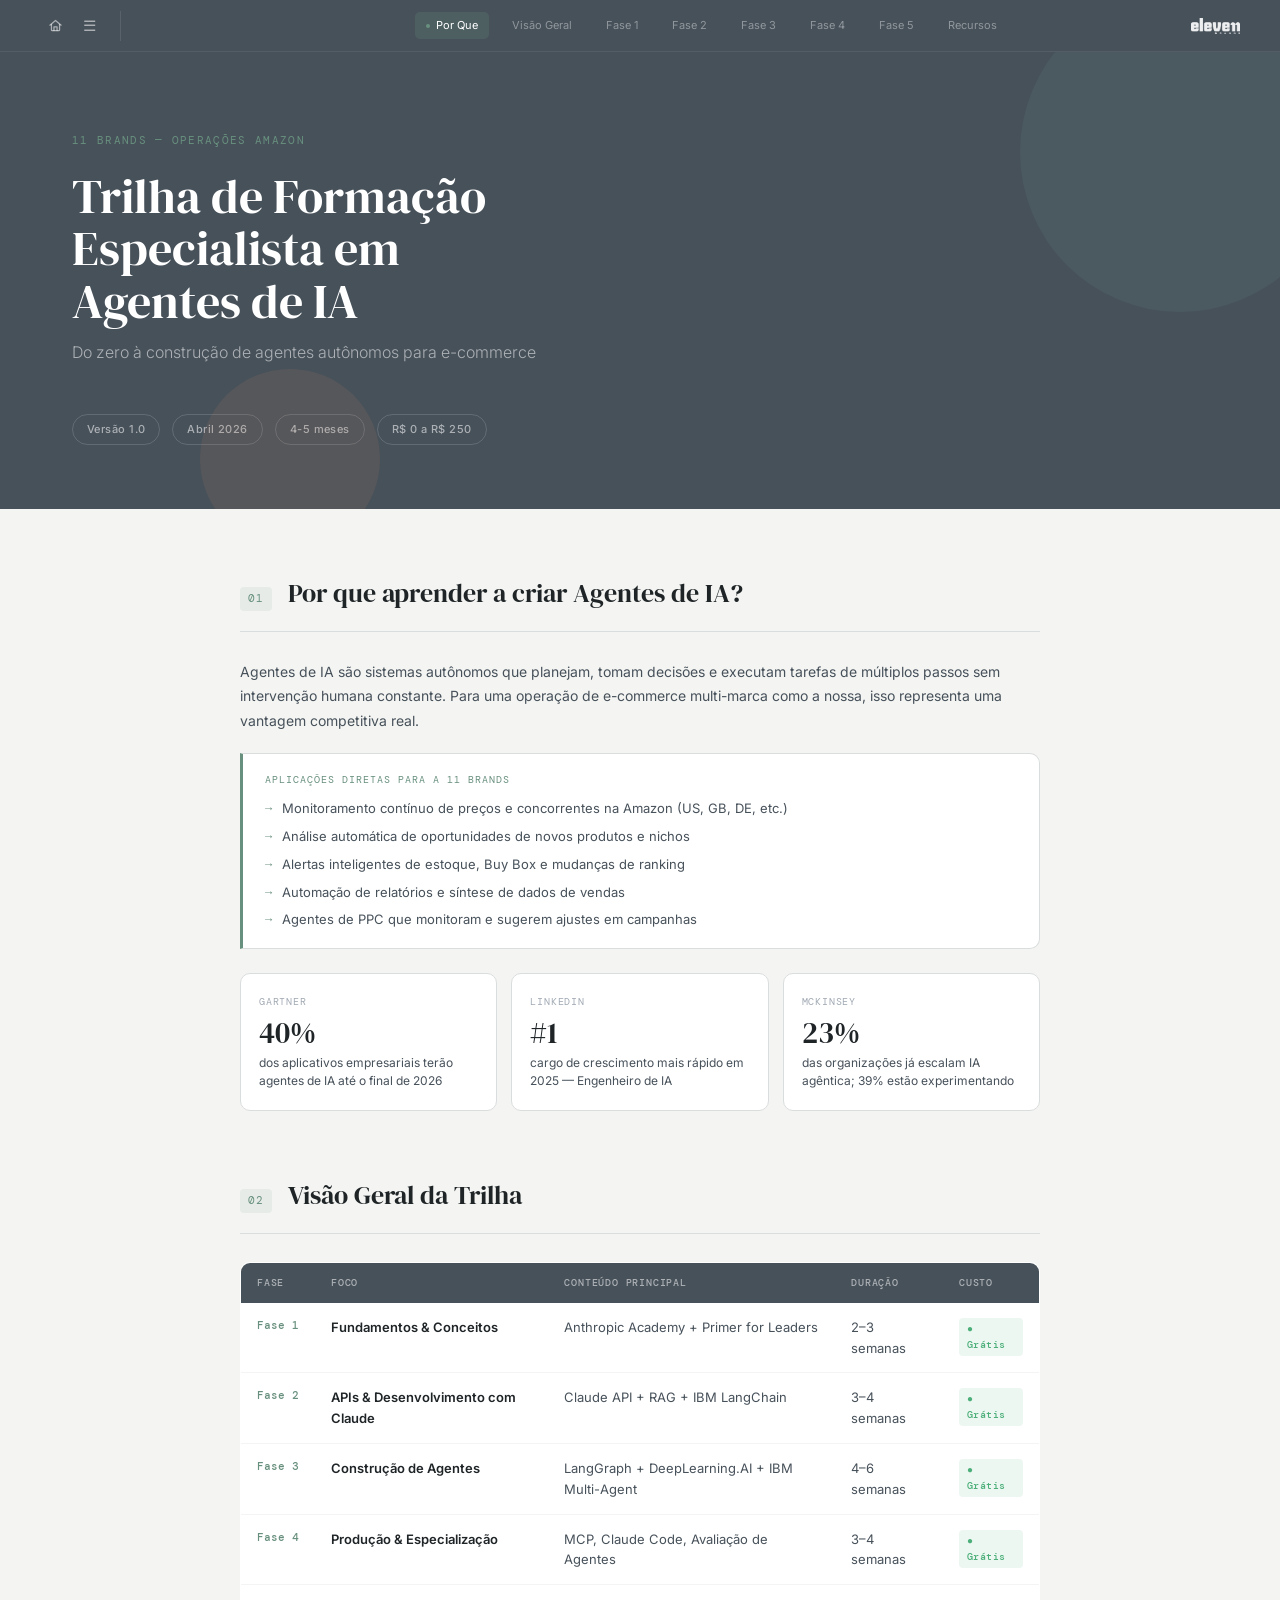
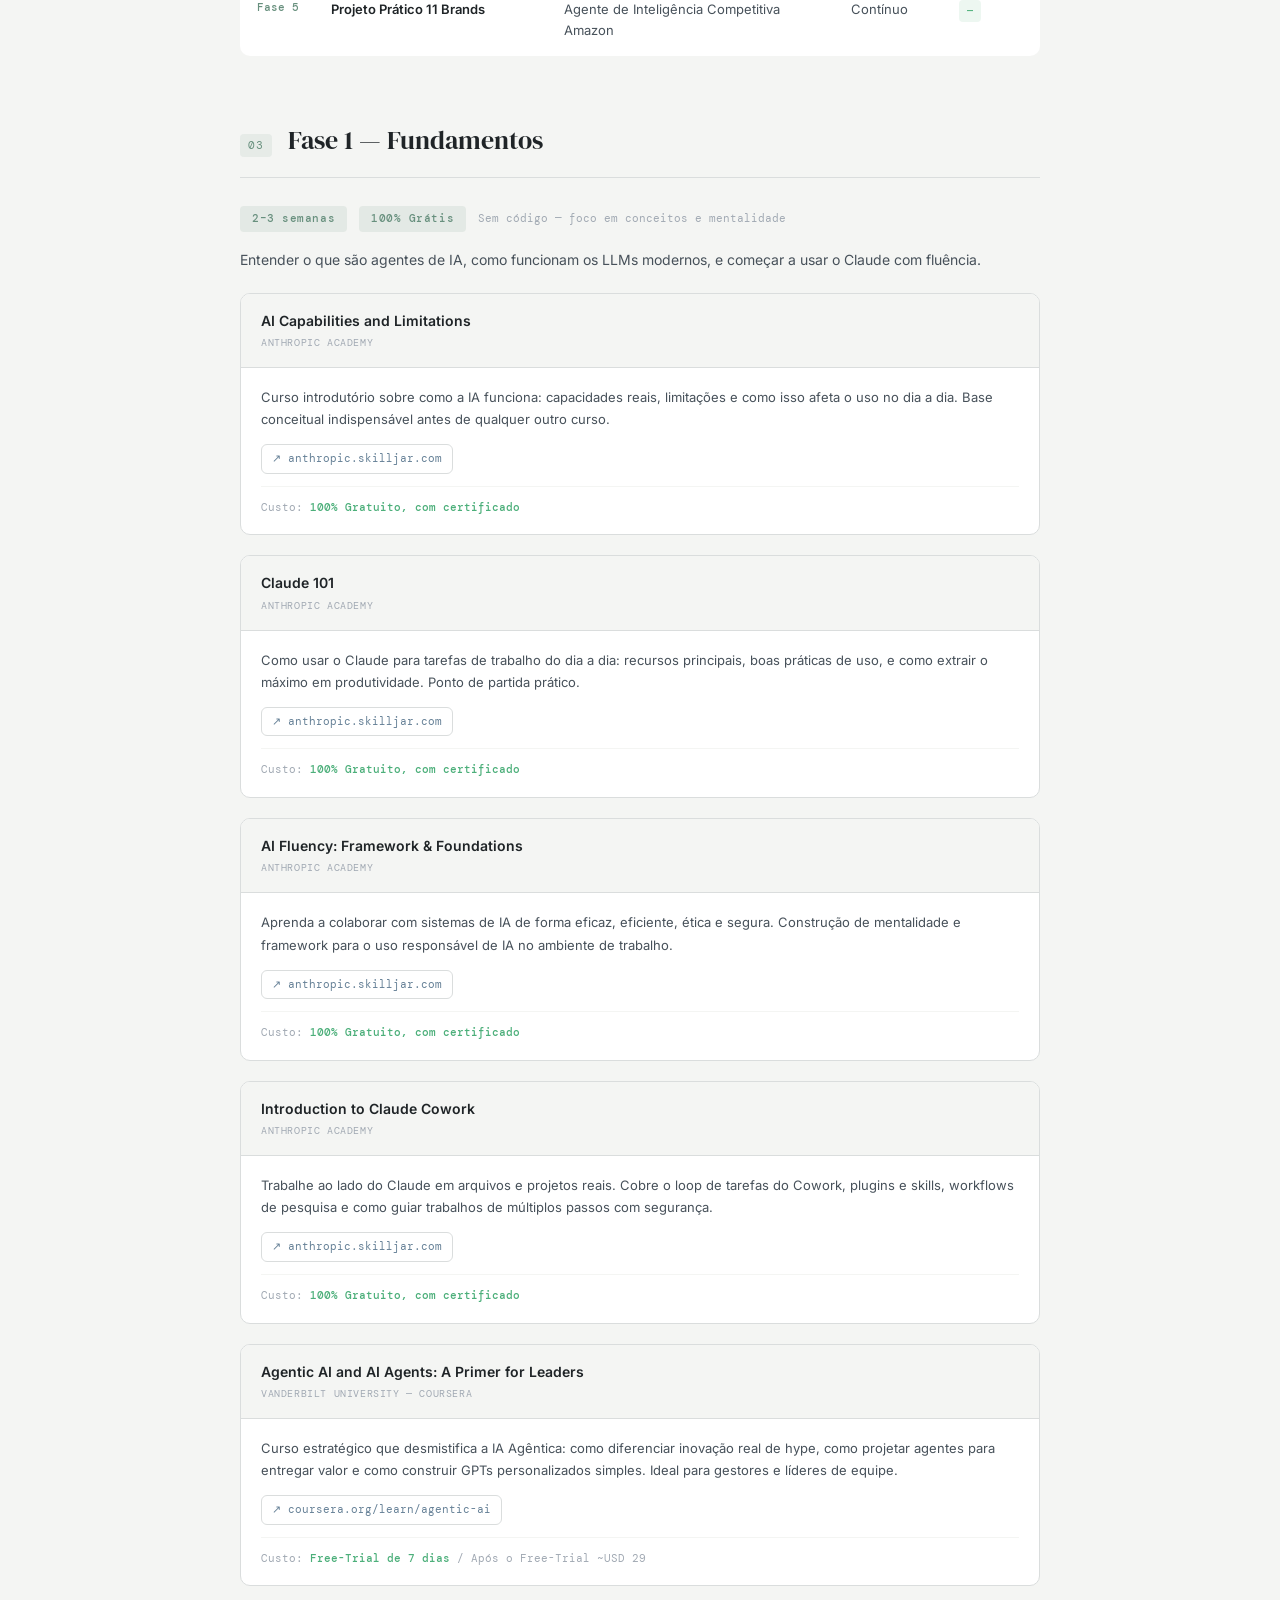
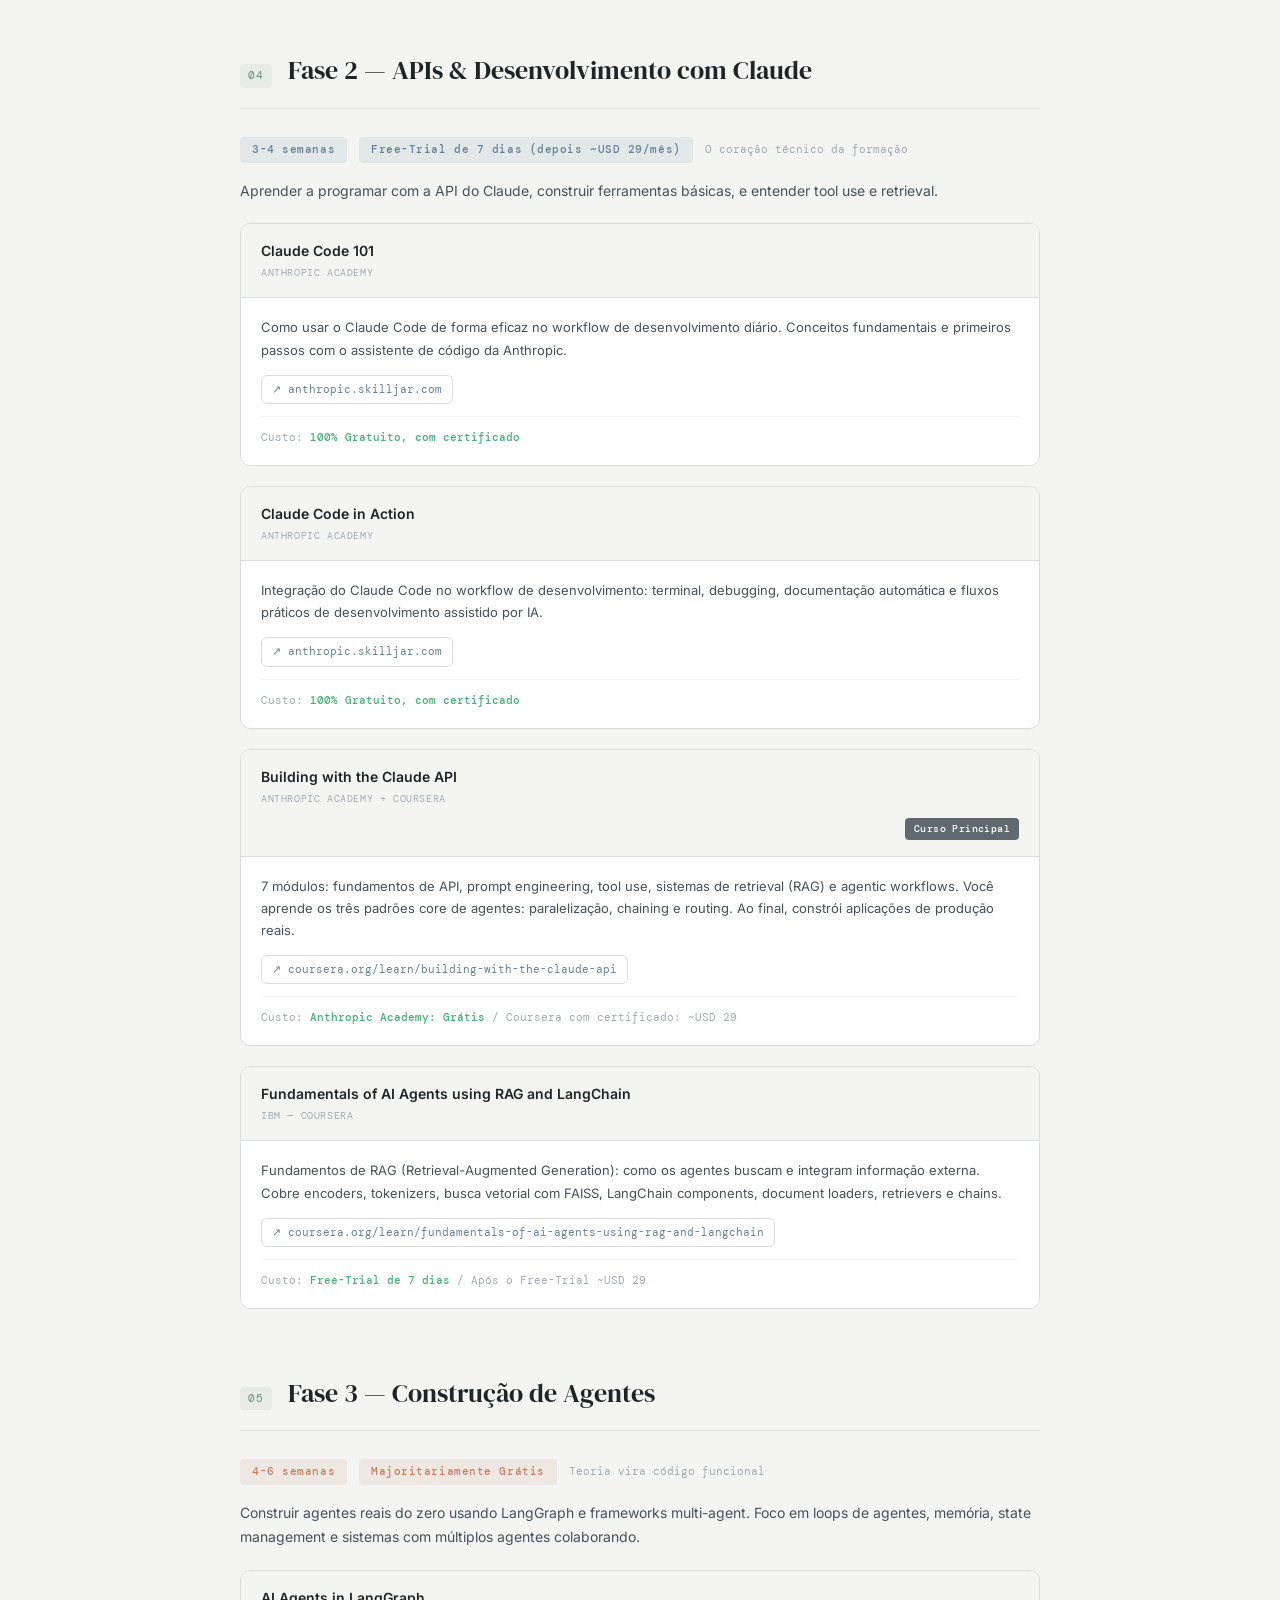
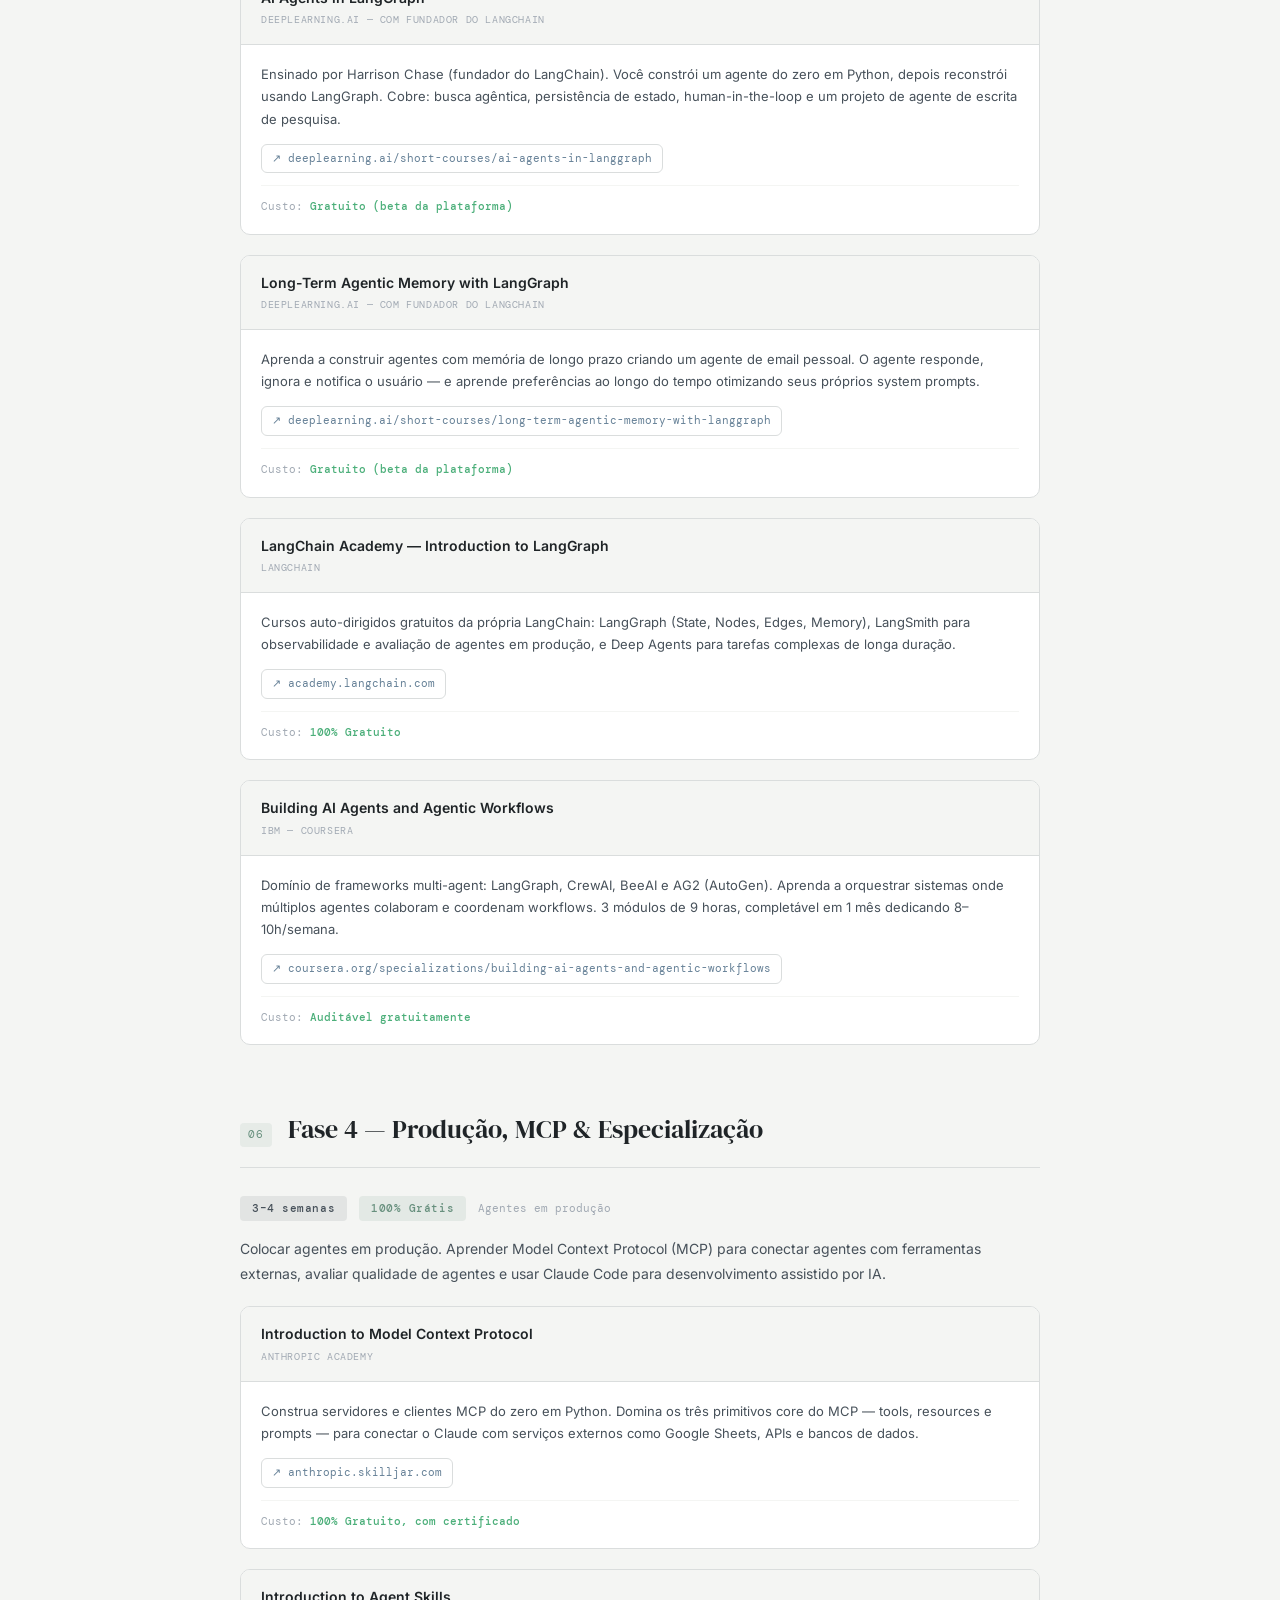
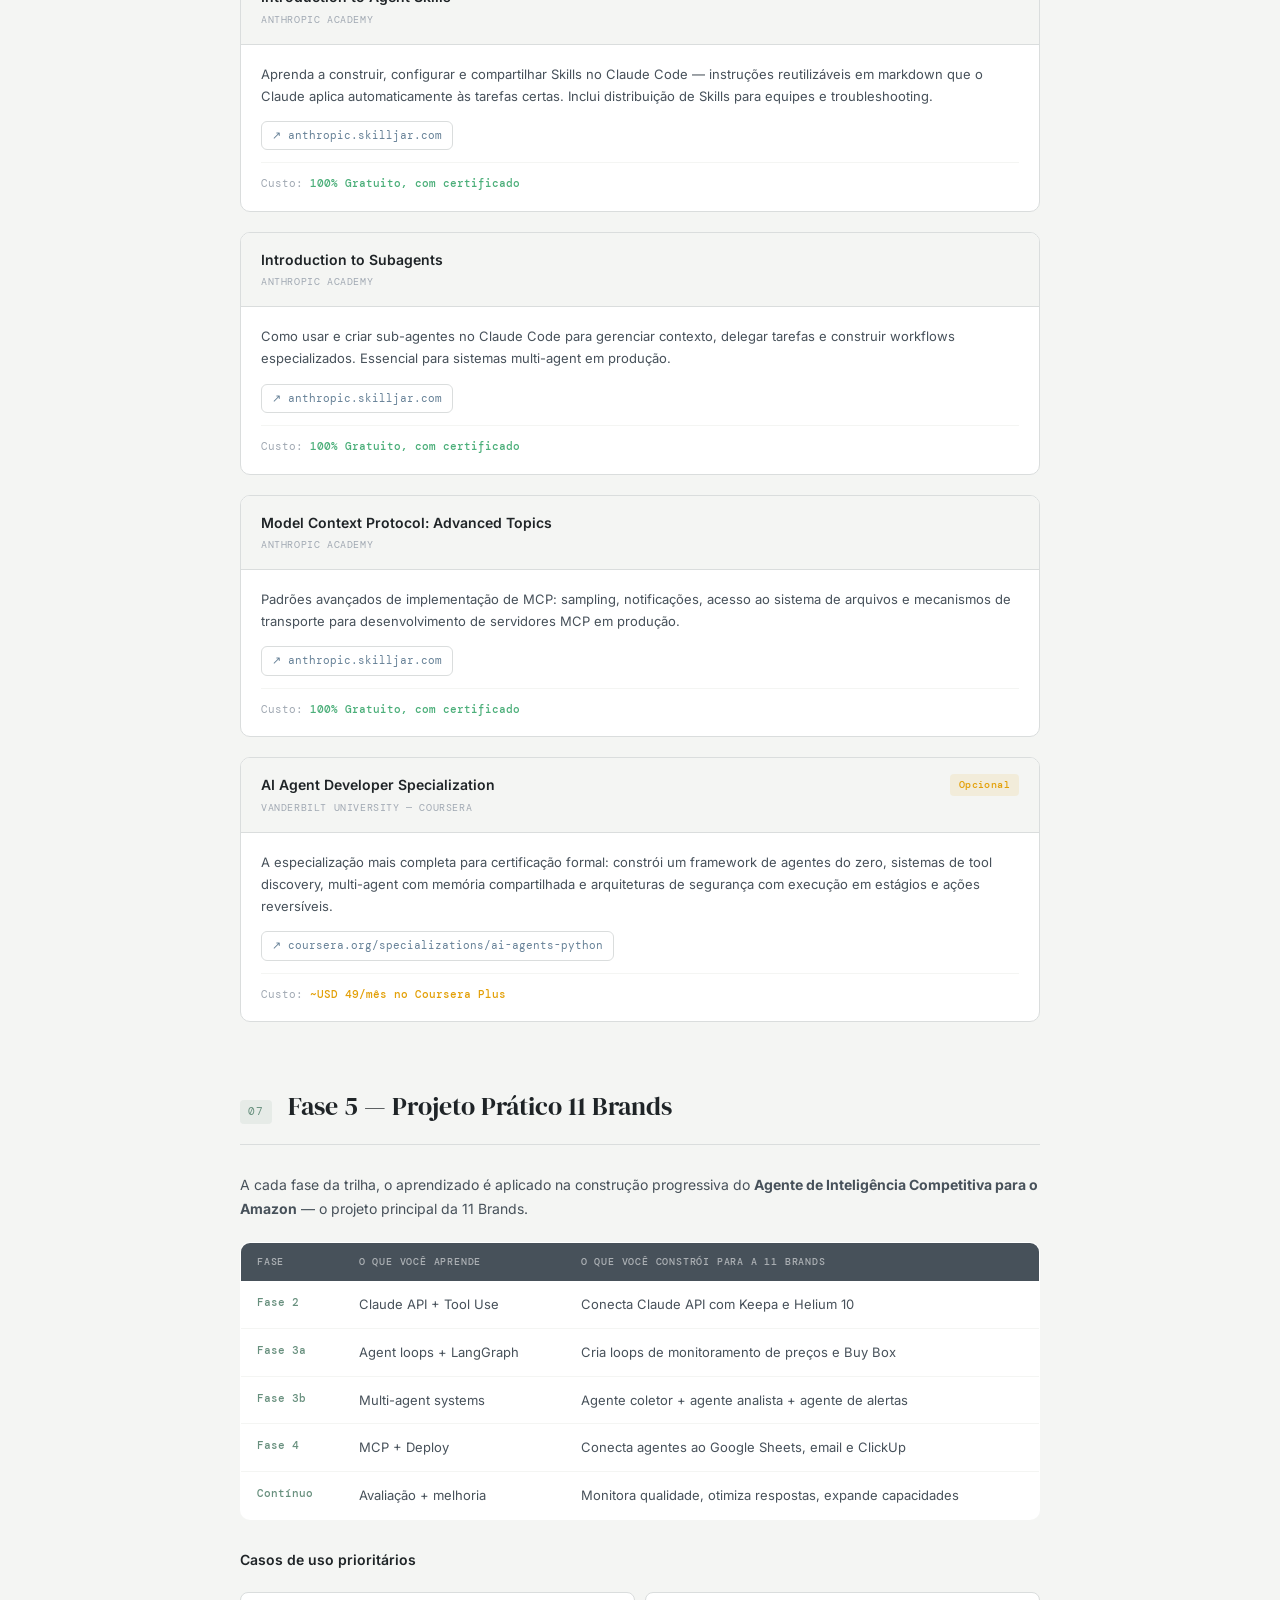
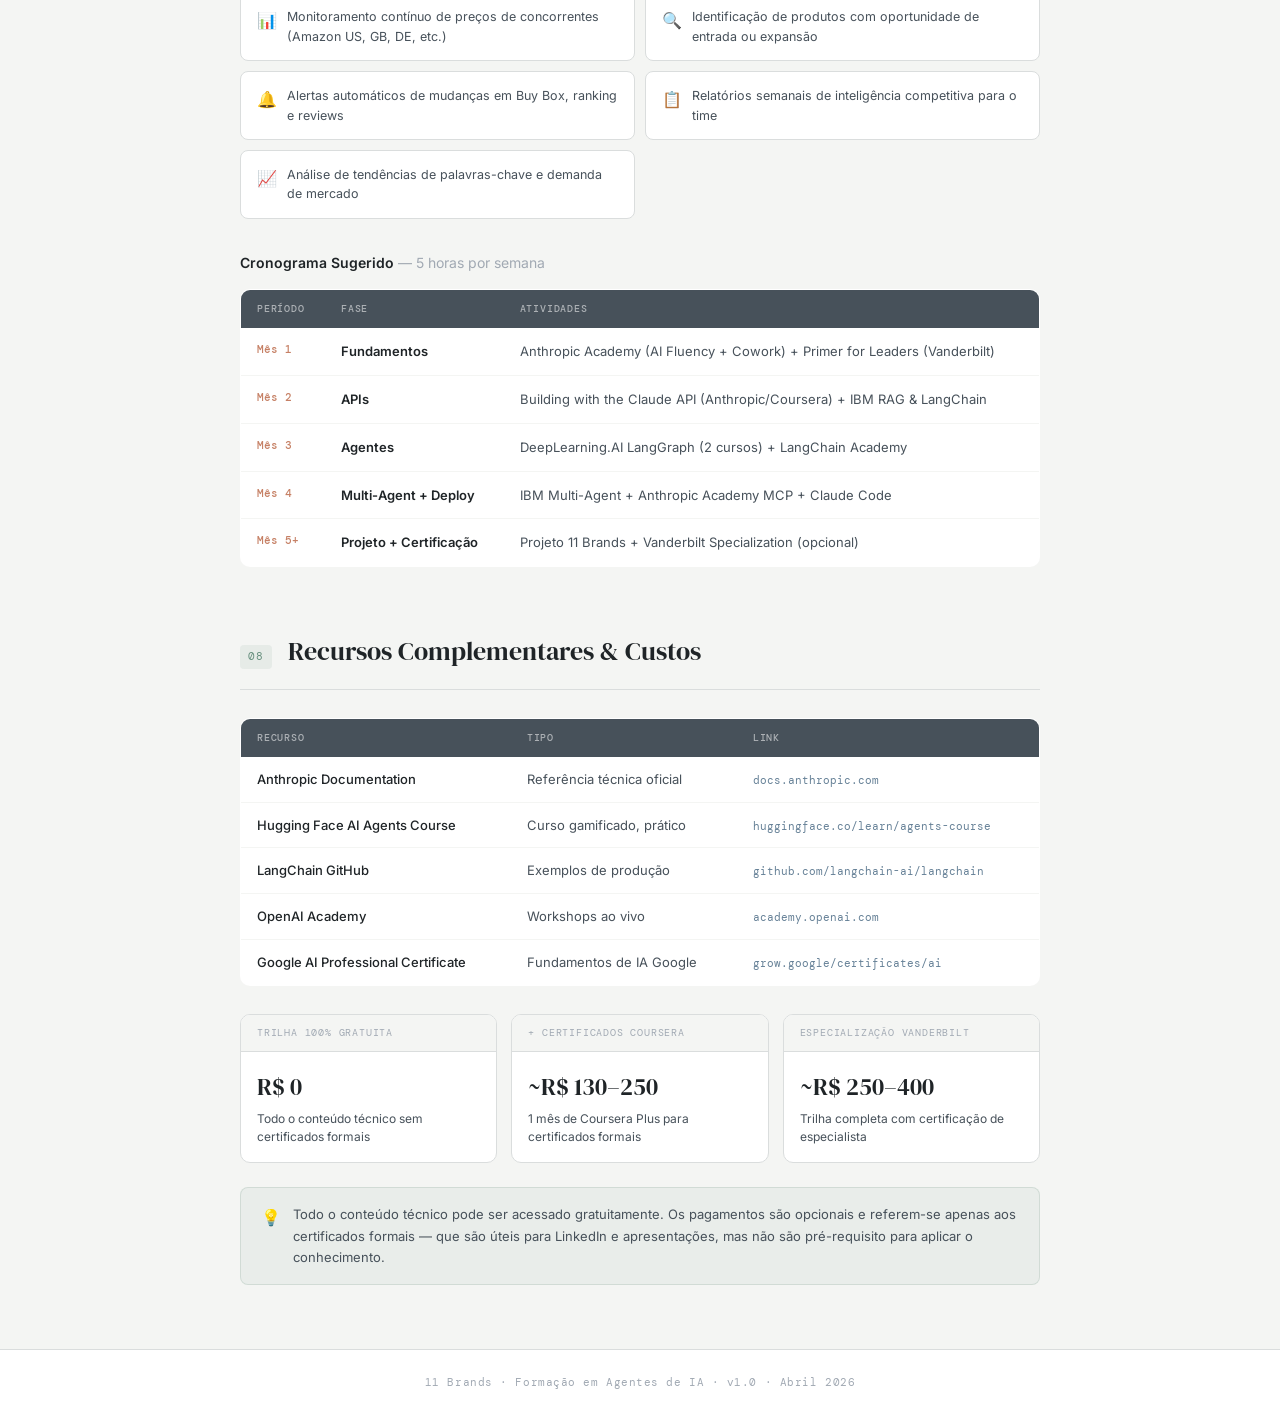
<file: docs/11_brands/operacional/recommended_courses.html>
<!DOCTYPE html>
<html lang="pt-BR">
<head>
<meta charset="UTF-8">
<meta name="viewport" content="width=device-width, initial-scale=1.0">
<title>Trilha de Formação: Especialista em Agentes de IA — 11 Brands</title>
<link href="https://fonts.googleapis.com/css2?family=DM+Serif+Display&family=DM+Mono:wght@400;500&family=Inter:wght@300;400;500;600&display=swap" rel="stylesheet">
<link rel="stylesheet" href="../assets/style.css">
<link rel="stylesheet" href="./recommended_courses.css">
</head>
<body>

<!-- HEADER + NAV -->
<header class="site-header">
  <div class="nav-actions">
    <a href="../../index.html" class="nav-back" title="Voltar para a Knowledge Base" aria-label="Voltar para a Knowledge Base"><svg width="15" height="15" viewBox="0 0 24 24" fill="none" stroke="currentColor" stroke-width="2" stroke-linecap="round" stroke-linejoin="round"><path d="M3 11.5 12 4l9 7.5"/><path d="M5.5 10v9a1 1 0 0 0 1 1h11a1 1 0 0 0 1-1v-9"/><path d="M9.5 20v-6h5v6"/></svg></a>
    <button class="nav-menu-toggle" id="nav-menu-toggle" aria-label="Abrir menu de documentos">☰</button>
  </div>
  <div class="nav-logo" id="nav-logo">
    Trilha de Formação
    <span>IA Agêntica · Eleven Brands</span>
  </div>
  <nav class="nav">
    <div class="nav-links">
      <a href="#por-que"><span class="nav-dot"></span> Por Que</a>
      <a href="#visao-geral"><span class="nav-dot"></span> Visão Geral</a>
      <a href="#fase1"><span class="nav-dot"></span> Fase 1</a>
      <a href="#fase2"><span class="nav-dot"></span> Fase 2</a>
      <a href="#fase3"><span class="nav-dot"></span> Fase 3</a>
      <a href="#fase4"><span class="nav-dot"></span> Fase 4</a>
      <a href="#fase5"><span class="nav-dot"></span> Fase 5</a>
      <a href="#recursos"><span class="nav-dot"></span> Recursos</a>
    </div>
  </nav>
  <img src="../assets/eleven-brands-logo.png" alt="Eleven Brands" class="nav-brand-logo">
</header>
<div class="nav-menu-panel" id="nav-menu-panel"></div>

<!-- MAIN -->
<div class="main">

  <!-- COVER -->
  <div class="cover">
    <div class="cover-label">11 Brands — Operações Amazon</div>
    <h1>Trilha de Formação<br>Especialista em<br>Agentes de IA</h1>
    <div class="cover-sub">Do zero à construção de agentes autônomos para e-commerce</div>
    <div class="cover-tags">
      <span class="cover-tag">Versão 1.0</span>
      <span class="cover-tag">Abril 2026</span>
      <span class="cover-tag">4-5 meses</span>
      <span class="cover-tag">R$ 0 a R$ 250</span>
    </div>
  </div>

  <!-- BODY -->
  <div class="doc-body">

    <!-- SEÇÃO 1: POR QUE -->
    <section id="por-que">
      <div class="section-header">
        <span class="section-number">01</span>
        <h2 class="section-title">Por que aprender a criar Agentes de IA?</h2>
      </div>
      <p class="prose">Agentes de IA são sistemas autônomos que planejam, tomam decisões e executam tarefas de múltiplos passos sem intervenção humana constante. Para uma operação de e-commerce multi-marca como a nossa, isso representa uma vantagem competitiva real.</p>

      <div class="callout-list">
        <div class="callout-label">Aplicações diretas para a 11 Brands</div>
        <ul>
          <li>Monitoramento contínuo de preços e concorrentes na Amazon (US, GB, DE, etc.)</li>
          <li>Análise automática de oportunidades de novos produtos e nichos</li>
          <li>Alertas inteligentes de estoque, Buy Box e mudanças de ranking</li>
          <li>Automação de relatórios e síntese de dados de vendas</li>
          <li>Agentes de PPC que monitoram e sugerem ajustes em campanhas</li>
        </ul>
      </div>

      <div class="stat-row">
        <div class="stat-card">
          <div class="stat-source">Gartner</div>
          <div class="stat-value">40%</div>
          <div class="stat-desc">dos aplicativos empresariais terão agentes de IA até o final de 2026</div>
        </div>
        <div class="stat-card">
          <div class="stat-source">LinkedIn</div>
          <div class="stat-value">#1</div>
          <div class="stat-desc">cargo de crescimento mais rápido em 2025 — Engenheiro de IA</div>
        </div>
        <div class="stat-card">
          <div class="stat-source">McKinsey</div>
          <div class="stat-value">23%</div>
          <div class="stat-desc">das organizações já escalam IA agêntica; 39% estão experimentando</div>
        </div>
      </div>
    </section>

    <!-- SEÇÃO 2: VISÃO GERAL -->
    <section id="visao-geral">
      <div class="section-header">
        <span class="section-number">02</span>
        <h2 class="section-title">Visão Geral da Trilha</h2>
      </div>
      <table class="overview-table">
        <thead>
          <tr>
            <th>Fase</th>
            <th>Foco</th>
            <th>Conteúdo Principal</th>
            <th>Duração</th>
            <th>Custo</th>
          </tr>
        </thead>
        <tbody>
          <tr>
            <td>Fase 1</td>
            <td><strong>Fundamentos &amp; Conceitos</strong></td>
            <td>Anthropic Academy + Primer for Leaders</td>
            <td>2–3 semanas</td>
            <td><span class="cost-badge free">● Grátis</span></td>
          </tr>
          <tr>
            <td>Fase 2</td>
            <td><strong>APIs &amp; Desenvolvimento com Claude</strong></td>
            <td>Claude API + RAG + IBM LangChain</td>
            <td>3–4 semanas</td>
            <td><span class="cost-badge free">● Grátis</span></td>
          </tr>
          <tr>
            <td>Fase 3</td>
            <td><strong>Construção de Agentes</strong></td>
            <td>LangGraph + DeepLearning.AI + IBM Multi-Agent</td>
            <td>4–6 semanas</td>
            <td><span class="cost-badge free">● Grátis</span></td>
          </tr>
          <tr>
            <td>Fase 4</td>
            <td><strong>Produção &amp; Especialização</strong></td>
            <td>MCP, Claude Code, Avaliação de Agentes</td>
            <td>3–4 semanas</td>
            <td><span class="cost-badge free">● Grátis</span></td>
          </tr>
          <tr>
            <td>Fase 5</td>
            <td><strong>Projeto Prático 11 Brands</strong></td>
            <td>Agente de Inteligência Competitiva Amazon</td>
            <td>Contínuo</td>
            <td><span class="cost-badge free">—</span></td>
          </tr>
        </tbody>
      </table>
    </section>

    <!-- SEÇÃO 3: FASE 1 -->
    <section id="fase1">
      <div class="section-header">
        <span class="section-number">03</span>
        <h2 class="section-title">Fase 1 — Fundamentos</h2>
      </div>
      <div class="phase-meta">
        <span class="phase-badge sage">2–3 semanas</span>
        <span class="phase-badge sage">100% Grátis</span>
        <span class="phase-meta-text">Sem código — foco em conceitos e mentalidade</span>
      </div>
      <p class="prose" style="margin-top:16px;">Entender o que são agentes de IA, como funcionam os LLMs modernos, e começar a usar o Claude com fluência.</p>

      <div class="phase-block" style="margin-top:20px;">
        <div class="course-card">
          <div class="course-card-header">
            <div class="course-card-title-wrap">
              <div class="course-name">AI Capabilities and Limitations</div>
              <div class="course-provider">Anthropic Academy</div>
            </div>
          </div>
          <div class="course-card-body">
            <p class="course-desc">Curso introdutório sobre como a IA funciona: capacidades reais, limitações e como isso afeta o uso no dia a dia. Base conceitual indispensável antes de qualquer outro curso.</p>
            <a class="course-link" href="https://anthropic.skilljar.com/" target="_blank">↗ anthropic.skilljar.com</a>
            <div class="course-footer">
              <span class="course-cost">Custo: <span>100% Gratuito, com certificado</span></span>
            </div>
          </div>
        </div>

        <div class="course-card">
          <div class="course-card-header">
            <div class="course-card-title-wrap">
              <div class="course-name">Claude 101</div>
              <div class="course-provider">Anthropic Academy</div>
            </div>
          </div>
          <div class="course-card-body">
            <p class="course-desc">Como usar o Claude para tarefas de trabalho do dia a dia: recursos principais, boas práticas de uso, e como extrair o máximo em produtividade. Ponto de partida prático.</p>
            <a class="course-link" href="https://anthropic.skilljar.com/" target="_blank">↗ anthropic.skilljar.com</a>
            <div class="course-footer">
              <span class="course-cost">Custo: <span>100% Gratuito, com certificado</span></span>
            </div>
          </div>
        </div>

        <div class="course-card">
          <div class="course-card-header">
            <div class="course-card-title-wrap">
              <div class="course-name">AI Fluency: Framework &amp; Foundations</div>
              <div class="course-provider">Anthropic Academy</div>
            </div>
          </div>
          <div class="course-card-body">
            <p class="course-desc">Aprenda a colaborar com sistemas de IA de forma eficaz, eficiente, ética e segura. Construção de mentalidade e framework para o uso responsável de IA no ambiente de trabalho.</p>
            <a class="course-link" href="https://anthropic.skilljar.com/" target="_blank">↗ anthropic.skilljar.com</a>
            <div class="course-footer">
              <span class="course-cost">Custo: <span>100% Gratuito, com certificado</span></span>
            </div>
          </div>
        </div>

        <div class="course-card">
          <div class="course-card-header">
            <div class="course-card-title-wrap">
              <div class="course-name">Introduction to Claude Cowork</div>
              <div class="course-provider">Anthropic Academy</div>
            </div>
          </div>
          <div class="course-card-body">
            <p class="course-desc">Trabalhe ao lado do Claude em arquivos e projetos reais. Cobre o loop de tarefas do Cowork, plugins e skills, workflows de pesquisa e como guiar trabalhos de múltiplos passos com segurança.</p>
            <a class="course-link" href="https://anthropic.skilljar.com/" target="_blank">↗ anthropic.skilljar.com</a>
            <div class="course-footer">
              <span class="course-cost">Custo: <span>100% Gratuito, com certificado</span></span>
            </div>
          </div>
        </div>

        <div class="course-card">
          <div class="course-card-header">
            <div class="course-card-title-wrap">
              <div class="course-name">Agentic AI and AI Agents: A Primer for Leaders</div>
              <div class="course-provider">Vanderbilt University — Coursera</div>
            </div>
          </div>
          <div class="course-card-body">
            <p class="course-desc">Curso estratégico que desmistifica a IA Agêntica: como diferenciar inovação real de hype, como projetar agentes para entregar valor e como construir GPTs personalizados simples. Ideal para gestores e líderes de equipe.</p>
            <a class="course-link" href="https://www.coursera.org/learn/agentic-ai" target="_blank">↗ coursera.org/learn/agentic-ai</a>
            <div class="course-footer">
              <span class="course-cost">Custo: <span>Free-Trial de 7 dias</span> / Após o Free-Trial ~USD 29</span>
            </div>
          </div>
        </div>
      </div>
    </section>

    <!-- SEÇÃO 4: FASE 2 -->
    <section id="fase2">
      <div class="section-header">
        <span class="section-number">04</span>
        <h2 class="section-title">Fase 2 — APIs &amp; Desenvolvimento com Claude</h2>
      </div>
      <div class="phase-meta">
        <span class="phase-badge blue">3-4 semanas</span>
        <span class="phase-badge blue">Free-Trial de 7 dias (depois ~USD 29/mês)</span>
        <span class="phase-meta-text">O coração técnico da formação</span>
      </div>
      <p class="prose" style="margin-top:16px;">Aprender a programar com a API do Claude, construir ferramentas básicas, e entender tool use e retrieval.</p>

      <div class="phase-block" style="margin-top:20px;">
        <div class="course-card">
          <div class="course-card-header">
            <div class="course-card-title-wrap">
              <div class="course-name">Claude Code 101</div>
              <div class="course-provider">Anthropic Academy</div>
            </div>
          </div>
          <div class="course-card-body">
            <p class="course-desc">Como usar o Claude Code de forma eficaz no workflow de desenvolvimento diário. Conceitos fundamentais e primeiros passos com o assistente de código da Anthropic.</p>
            <a class="course-link" href="https://anthropic.skilljar.com/" target="_blank">↗ anthropic.skilljar.com</a>
            <div class="course-footer">
              <span class="course-cost">Custo: <span>100% Gratuito, com certificado</span></span>
            </div>
          </div>
        </div>

        <div class="course-card">
          <div class="course-card-header">
            <div class="course-card-title-wrap">
              <div class="course-name">Claude Code in Action</div>
              <div class="course-provider">Anthropic Academy</div>
            </div>
          </div>
          <div class="course-card-body">
            <p class="course-desc">Integração do Claude Code no workflow de desenvolvimento: terminal, debugging, documentação automática e fluxos práticos de desenvolvimento assistido por IA.</p>
            <a class="course-link" href="https://anthropic.skilljar.com/" target="_blank">↗ anthropic.skilljar.com</a>
            <div class="course-footer">
              <span class="course-cost">Custo: <span>100% Gratuito, com certificado</span></span>
            </div>
          </div>
        </div>

        <div class="course-card">
          <div class="course-card-header">
            <div class="course-card-title-wrap">
              <div class="course-name">Building with the Claude API</div>
              <div class="course-provider">Anthropic Academy + Coursera</div>
            </div>
            <span class="course-pill main">Curso Principal</span>
          </div>
          <div class="course-card-body">
            <p class="course-desc">7 módulos: fundamentos de API, prompt engineering, tool use, sistemas de retrieval (RAG) e agentic workflows. Você aprende os três padrões core de agentes: paralelização, chaining e routing. Ao final, constrói aplicações de produção reais.</p>
            <a class="course-link" href="https://www.coursera.org/learn/building-with-the-claude-api" target="_blank">↗ coursera.org/learn/building-with-the-claude-api</a>
            <div class="course-footer">
              <span class="course-cost">Custo: <span>Anthropic Academy: Grátis</span> / Coursera com certificado: ~USD 29</span>
            </div>
          </div>
        </div>

        <div class="course-card">
          <div class="course-card-header">
            <div class="course-card-title-wrap">
              <div class="course-name">Fundamentals of AI Agents using RAG and LangChain</div>
              <div class="course-provider">IBM — Coursera</div>
            </div>
          </div>
          <div class="course-card-body">
            <p class="course-desc">Fundamentos de RAG (Retrieval-Augmented Generation): como os agentes buscam e integram informação externa. Cobre encoders, tokenizers, busca vetorial com FAISS, LangChain components, document loaders, retrievers e chains.</p>
            <a class="course-link" href="https://www.coursera.org/learn/fundamentals-of-ai-agents-using-rag-and-langchain" target="_blank">↗ coursera.org/learn/fundamentals-of-ai-agents-using-rag-and-langchain</a>
            <div class="course-footer">
              <span class="course-cost">Custo: <span>Free-Trial de 7 dias</span> / Após o Free-Trial ~USD 29</span>
            </div>
          </div>
        </div>
      </div>
    </section>

    <!-- SEÇÃO 5: FASE 3 -->
    <section id="fase3">
      <div class="section-header">
        <span class="section-number">05</span>
        <h2 class="section-title">Fase 3 — Construção de Agentes</h2>
      </div>
      <div class="phase-meta">
        <span class="phase-badge terra">4-6 semanas</span>
        <span class="phase-badge terra">Majoritariamente Grátis</span>
        <span class="phase-meta-text">Teoria vira código funcional</span>
      </div>
      <p class="prose" style="margin-top:16px;">Construir agentes reais do zero usando LangGraph e frameworks multi-agent. Foco em loops de agentes, memória, state management e sistemas com múltiplos agentes colaborando.</p>

      <div class="phase-block" style="margin-top:20px;">
        <div class="course-card">
          <div class="course-card-header">
            <div class="course-card-title-wrap">
              <div class="course-name">AI Agents in LangGraph</div>
              <div class="course-provider">DeepLearning.AI — com fundador do LangChain</div>
            </div>
          </div>
          <div class="course-card-body">
            <p class="course-desc">Ensinado por Harrison Chase (fundador do LangChain). Você constrói um agente do zero em Python, depois reconstrói usando LangGraph. Cobre: busca agêntica, persistência de estado, human-in-the-loop e um projeto de agente de escrita de pesquisa.</p>
            <a class="course-link" href="https://www.deeplearning.ai/short-courses/ai-agents-in-langgraph/" target="_blank">↗ deeplearning.ai/short-courses/ai-agents-in-langgraph</a>
            <div class="course-footer">
              <span class="course-cost">Custo: <span>Gratuito (beta da plataforma)</span></span>
            </div>
          </div>
        </div>

        <div class="course-card">
          <div class="course-card-header">
            <div class="course-card-title-wrap">
              <div class="course-name">Long-Term Agentic Memory with LangGraph</div>
              <div class="course-provider">DeepLearning.AI — com fundador do LangChain</div>
            </div>
          </div>
          <div class="course-card-body">
            <p class="course-desc">Aprenda a construir agentes com memória de longo prazo criando um agente de email pessoal. O agente responde, ignora e notifica o usuário — e aprende preferências ao longo do tempo otimizando seus próprios system prompts.</p>
            <a class="course-link" href="https://www.deeplearning.ai/short-courses/long-term-agentic-memory-with-langgraph/" target="_blank">↗ deeplearning.ai/short-courses/long-term-agentic-memory-with-langgraph</a>
            <div class="course-footer">
              <span class="course-cost">Custo: <span>Gratuito (beta da plataforma)</span></span>
            </div>
          </div>
        </div>

        <div class="course-card">
          <div class="course-card-header">
            <div class="course-card-title-wrap">
              <div class="course-name">LangChain Academy — Introduction to LangGraph</div>
              <div class="course-provider">LangChain</div>
            </div>
          </div>
          <div class="course-card-body">
            <p class="course-desc">Cursos auto-dirigidos gratuitos da própria LangChain: LangGraph (State, Nodes, Edges, Memory), LangSmith para observabilidade e avaliação de agentes em produção, e Deep Agents para tarefas complexas de longa duração.</p>
            <a class="course-link" href="https://academy.langchain.com/" target="_blank">↗ academy.langchain.com</a>
            <div class="course-footer">
              <span class="course-cost">Custo: <span>100% Gratuito</span></span>
            </div>
          </div>
        </div>

        <div class="course-card">
          <div class="course-card-header">
            <div class="course-card-title-wrap">
              <div class="course-name">Building AI Agents and Agentic Workflows</div>
              <div class="course-provider">IBM — Coursera</div>
            </div>
          </div>
          <div class="course-card-body">
            <p class="course-desc">Domínio de frameworks multi-agent: LangGraph, CrewAI, BeeAI e AG2 (AutoGen). Aprenda a orquestrar sistemas onde múltiplos agentes colaboram e coordenam workflows. 3 módulos de 9 horas, completável em 1 mês dedicando 8–10h/semana.</p>
            <a class="course-link" href="https://www.coursera.org/specializations/building-ai-agents-and-agentic-workflows" target="_blank">↗ coursera.org/specializations/building-ai-agents-and-agentic-workflows</a>
            <div class="course-footer">
              <span class="course-cost">Custo: <span>Auditável gratuitamente</span></span>
            </div>
          </div>
        </div>
      </div>
    </section>

    <!-- SEÇÃO 6: FASE 4 -->
    <section id="fase4">
      <div class="section-header">
        <span class="section-number">06</span>
        <h2 class="section-title">Fase 4 — Produção, MCP &amp; Especialização</h2>
      </div>
      <div class="phase-meta">
        <span class="phase-badge graphite">3–4 semanas</span>
        <span class="phase-badge sage">100% Grátis</span>
        <span class="phase-meta-text">Agentes em produção</span>
      </div>
      <p class="prose" style="margin-top:16px;">Colocar agentes em produção. Aprender Model Context Protocol (MCP) para conectar agentes com ferramentas externas, avaliar qualidade de agentes e usar Claude Code para desenvolvimento assistido por IA.</p>

      <div class="phase-block" style="margin-top:20px;">
        <div class="course-card">
          <div class="course-card-header">
            <div class="course-card-title-wrap">
              <div class="course-name">Introduction to Model Context Protocol</div>
              <div class="course-provider">Anthropic Academy</div>
            </div>
          </div>
          <div class="course-card-body">
            <p class="course-desc">Construa servidores e clientes MCP do zero em Python. Domina os três primitivos core do MCP — tools, resources e prompts — para conectar o Claude com serviços externos como Google Sheets, APIs e bancos de dados.</p>
            <a class="course-link" href="https://anthropic.skilljar.com/" target="_blank">↗ anthropic.skilljar.com</a>
            <div class="course-footer">
              <span class="course-cost">Custo: <span>100% Gratuito, com certificado</span></span>
            </div>
          </div>
        </div>

        <div class="course-card">
          <div class="course-card-header">
            <div class="course-card-title-wrap">
              <div class="course-name">Introduction to Agent Skills</div>
              <div class="course-provider">Anthropic Academy</div>
            </div>
          </div>
          <div class="course-card-body">
            <p class="course-desc">Aprenda a construir, configurar e compartilhar Skills no Claude Code — instruções reutilizáveis em markdown que o Claude aplica automaticamente às tarefas certas. Inclui distribuição de Skills para equipes e troubleshooting.</p>
            <a class="course-link" href="https://anthropic.skilljar.com/" target="_blank">↗ anthropic.skilljar.com</a>
            <div class="course-footer">
              <span class="course-cost">Custo: <span>100% Gratuito, com certificado</span></span>
            </div>
          </div>
        </div>

        <div class="course-card">
          <div class="course-card-header">
            <div class="course-card-title-wrap">
              <div class="course-name">Introduction to Subagents</div>
              <div class="course-provider">Anthropic Academy</div>
            </div>
          </div>
          <div class="course-card-body">
            <p class="course-desc">Como usar e criar sub-agentes no Claude Code para gerenciar contexto, delegar tarefas e construir workflows especializados. Essencial para sistemas multi-agent em produção.</p>
            <a class="course-link" href="https://anthropic.skilljar.com/" target="_blank">↗ anthropic.skilljar.com</a>
            <div class="course-footer">
              <span class="course-cost">Custo: <span>100% Gratuito, com certificado</span></span>
            </div>
          </div>
        </div>

        <div class="course-card">
          <div class="course-card-header">
            <div class="course-card-title-wrap">
              <div class="course-name">Model Context Protocol: Advanced Topics</div>
              <div class="course-provider">Anthropic Academy</div>
            </div>
          </div>
          <div class="course-card-body">
            <p class="course-desc">Padrões avançados de implementação de MCP: sampling, notificações, acesso ao sistema de arquivos e mecanismos de transporte para desenvolvimento de servidores MCP em produção.</p>
            <a class="course-link" href="https://anthropic.skilljar.com/" target="_blank">↗ anthropic.skilljar.com</a>
            <div class="course-footer">
              <span class="course-cost">Custo: <span>100% Gratuito, com certificado</span></span>
            </div>
          </div>
        </div>

        <div class="course-card">
          <div class="course-card-header">
            <div class="course-card-title-wrap">
              <div class="course-name">AI Agent Developer Specialization</div>
              <div class="course-provider">Vanderbilt University — Coursera</div>
            </div>
            <span class="course-pill optional">Opcional</span>
          </div>
          <div class="course-card-body">
            <p class="course-desc">A especialização mais completa para certificação formal: constrói um framework de agentes do zero, sistemas de tool discovery, multi-agent com memória compartilhada e arquiteturas de segurança com execução em estágios e ações reversíveis.</p>
            <a class="course-link" href="https://www.coursera.org/specializations/ai-agents-python" target="_blank">↗ coursera.org/specializations/ai-agents-python</a>
            <div class="course-footer">
              <span class="course-cost">Custo: <span class="paid">~USD 49/mês no Coursera Plus</span></span>
            </div>
          </div>
        </div>
      </div>
    </section>

    <!-- SEÇÃO 7: FASE 5 + CRONOGRAMA -->
    <section id="fase5">
      <div class="section-header">
        <span class="section-number">07</span>
        <h2 class="section-title">Fase 5 — Projeto Prático 11 Brands</h2>
      </div>
      <p class="prose">A cada fase da trilha, o aprendizado é aplicado na construção progressiva do <strong>Agente de Inteligência Competitiva para o Amazon</strong> — o projeto principal da 11 Brands.</p>

      <table class="project-table" style="margin-top:20px;">
        <thead>
          <tr>
            <th>Fase</th>
            <th>O que você aprende</th>
            <th>O que você constrói para a 11 Brands</th>
          </tr>
        </thead>
        <tbody>
          <tr>
            <td>Fase 2</td>
            <td>Claude API + Tool Use</td>
            <td>Conecta Claude API com Keepa e Helium 10</td>
          </tr>
          <tr>
            <td>Fase 3a</td>
            <td>Agent loops + LangGraph</td>
            <td>Cria loops de monitoramento de preços e Buy Box</td>
          </tr>
          <tr>
            <td>Fase 3b</td>
            <td>Multi-agent systems</td>
            <td>Agente coletor + agente analista + agente de alertas</td>
          </tr>
          <tr>
            <td>Fase 4</td>
            <td>MCP + Deploy</td>
            <td>Conecta agentes ao Google Sheets, email e ClickUp</td>
          </tr>
          <tr>
            <td>Contínuo</td>
            <td>Avaliação + melhoria</td>
            <td>Monitora qualidade, otimiza respostas, expande capacidades</td>
          </tr>
        </tbody>
      </table>

      <div style="margin-top:28px;">
        <p class="prose" style="font-weight:600; color:var(--text-title); margin-bottom:14px;">Casos de uso prioritários</p>
        <div class="use-case-grid">
          <div class="use-case">
            <span class="use-case-icon">📊</span>
            <span class="use-case-text">Monitoramento contínuo de preços de concorrentes (Amazon US, GB, DE, etc.)</span>
          </div>
          <div class="use-case">
            <span class="use-case-icon">🔍</span>
            <span class="use-case-text">Identificação de produtos com oportunidade de entrada ou expansão</span>
          </div>
          <div class="use-case">
            <span class="use-case-icon">🔔</span>
            <span class="use-case-text">Alertas automáticos de mudanças em Buy Box, ranking e reviews</span>
          </div>
          <div class="use-case">
            <span class="use-case-icon">📋</span>
            <span class="use-case-text">Relatórios semanais de inteligência competitiva para o time</span>
          </div>
          <div class="use-case">
            <span class="use-case-icon">📈</span>
            <span class="use-case-text">Análise de tendências de palavras-chave e demanda de mercado</span>
          </div>
        </div>
      </div>

      <div style="margin-top:32px;">
        <p class="prose" style="font-weight:600; color:var(--text-title); margin-bottom:14px;">Cronograma Sugerido <span style="font-weight:400; color:var(--gray-mid);">— 5 horas por semana</span></p>
        <table class="schedule-table">
          <thead>
            <tr>
              <th>Período</th>
              <th>Fase</th>
              <th>Atividades</th>
            </tr>
          </thead>
          <tbody>
            <tr>
              <td>Mês 1</td>
              <td>Fundamentos</td>
              <td>Anthropic Academy (AI Fluency + Cowork) + Primer for Leaders (Vanderbilt)</td>
            </tr>
            <tr>
              <td>Mês 2</td>
              <td>APIs</td>
              <td>Building with the Claude API (Anthropic/Coursera) + IBM RAG &amp; LangChain</td>
            </tr>
            <tr>
              <td>Mês 3</td>
              <td>Agentes</td>
              <td>DeepLearning.AI LangGraph (2 cursos) + LangChain Academy</td>
            </tr>
            <tr>
              <td>Mês 4</td>
              <td>Multi-Agent + Deploy</td>
              <td>IBM Multi-Agent + Anthropic Academy MCP + Claude Code</td>
            </tr>
            <tr>
              <td>Mês 5+</td>
              <td>Projeto + Certificação</td>
              <td>Projeto 11 Brands + Vanderbilt Specialization (opcional)</td>
            </tr>
          </tbody>
        </table>
      </div>
    </section>

    <!-- SEÇÃO 8: RECURSOS -->
    <section id="recursos">
      <div class="section-header">
        <span class="section-number">08</span>
        <h2 class="section-title">Recursos Complementares &amp; Custos</h2>
      </div>

      <table class="resources-table">
        <thead>
          <tr>
            <th>Recurso</th>
            <th>Tipo</th>
            <th>Link</th>
          </tr>
        </thead>
        <tbody>
          <tr>
            <td>Anthropic Documentation</td>
            <td>Referência técnica oficial</td>
            <td><a href="https://docs.anthropic.com" target="_blank">docs.anthropic.com</a></td>
          </tr>
          <tr>
            <td>Hugging Face AI Agents Course</td>
            <td>Curso gamificado, prático</td>
            <td><a href="https://huggingface.co/learn/agents-course" target="_blank">huggingface.co/learn/agents-course</a></td>
          </tr>
          <tr>
            <td>LangChain GitHub</td>
            <td>Exemplos de produção</td>
            <td><a href="https://github.com/langchain-ai/langchain" target="_blank">github.com/langchain-ai/langchain</a></td>
          </tr>
          <tr>
            <td>OpenAI Academy</td>
            <td>Workshops ao vivo</td>
            <td><a href="https://academy.openai.com" target="_blank">academy.openai.com</a></td>
          </tr>
          <tr>
            <td>Google AI Professional Certificate</td>
            <td>Fundamentos de IA Google</td>
            <td><a href="https://grow.google/certificates/ai" target="_blank">grow.google/certificates/ai</a></td>
          </tr>
        </tbody>
      </table>

      <div class="cost-summary">
        <div class="cost-card">
          <div class="cost-card-header">Trilha 100% Gratuita</div>
          <div class="cost-card-body">
            <div class="cost-amount">R$ 0</div>
            <div class="cost-desc">Todo o conteúdo técnico sem certificados formais</div>
          </div>
        </div>
        <div class="cost-card">
          <div class="cost-card-header">+ Certificados Coursera</div>
          <div class="cost-card-body">
            <div class="cost-amount">~R$ 130–250</div>
            <div class="cost-desc">1 mês de Coursera Plus para certificados formais</div>
          </div>
        </div>
        <div class="cost-card">
          <div class="cost-card-header">Especialização Vanderbilt</div>
          <div class="cost-card-body">
            <div class="cost-amount">~R$ 250–400</div>
            <div class="cost-desc">Trilha completa com certificação de especialista</div>
          </div>
        </div>
      </div>

      <div class="note-box">
        <span class="note-icon">💡</span>
        <p class="note-text">Todo o conteúdo técnico pode ser acessado gratuitamente. Os pagamentos são opcionais e referem-se apenas aos certificados formais — que são úteis para LinkedIn e apresentações, mas não são pré-requisito para aplicar o conhecimento.</p>
      </div>
    </section>

  </div><!-- /doc-body -->

  <div class="footer">
    11 Brands · Formação em Agentes de IA · v1.0 · Abril 2026
  </div>

</div><!-- /main -->

<script src="../assets/nav.js"></script>

</body>
</html>
</file>
<file: docs/11_brands/assets/style.css>
/* ── VARIABLES ── */
:root {
  --sage: #68907E;
  --graphite: #47515A;
  --blue-gray: #668197;
  --terracotta: #C68065;
  --petrol: #7A95A3;
  --green-light: #8FAF9A;
  --gray-mid: #A1A9B3;
  --taupe: #CEBDB0;
  --positive: #4CAF7A;
  --negative: #D64545;
  --attention: #E3A008;
  --neutral: #9AA0A6;
  --bg-page: #F4F5F3;
  --bg-visual: #FFFFFF;
  --border: #DADDDD;
  --text-title: #1F2427;
  --text-label: #47515A;
  --font-serif: 'DM Serif Display', serif;
  --font-sans: 'Inter', sans-serif;
  --font-mono: 'DM Mono', monospace;
}

/* ── RESET ── */
* { margin: 0; padding: 0; box-sizing: border-box; }

/* ── BASE ── */
body {
  font-family: var(--font-sans);
  background: var(--bg-page);
  color: var(--text-title);
  font-size: 14px;
  line-height: 1.6;
}

/* ── HEADER / NAV ── */
.site-header {
  position: fixed;
  top: 0; left: 0; right: 0;
  height: 52px;
  background: var(--graphite);
  display: flex;
  align-items: center;
  padding: 0 40px;
  z-index: 101;
  border-bottom: 1px solid rgba(255,255,255,0.07);
  gap: 32px;
}
.nav-logo {
  font-family: var(--font-mono);
  font-size: 10px;
  letter-spacing: 0.14em;
  text-transform: uppercase;
  color: var(--sage);
  white-space: nowrap;
  line-height: 1.3;
  flex-shrink: 0;
  margin-right: 20px;
  padding-right: 20px;
  border-right: 1px solid rgba(255,255,255,0.1);
  visibility: hidden;
}
.nav-logo span {
  display: block;
  color: rgba(255,255,255,0.3);
  font-size: 9px;
  margin-top: 3px;
}
.nav { display: flex; align-items: center; flex: 1; overflow: hidden; }
.nav-links {
  display: flex;
  align-items: center;
  gap: 2px;
  overflow-x: auto;
  scrollbar-width: none;
  flex: 1;
}
.nav-links::-webkit-scrollbar { display: none; }
.nav a {
  display: flex;
  align-items: center;
  gap: 6px;
  padding: 5px 11px;
  font-size: 11px;
  color: rgba(255,255,255,0.4);
  text-decoration: none;
  transition: color 0.15s, background 0.15s;
  border-radius: 5px;
  white-space: nowrap;
  border-left: none;
}
.nav a:hover { color: rgba(255,255,255,0.85); background: rgba(255,255,255,0.07); }
.nav a.active { color: #fff; background: rgba(104,144,126,0.22); }
.nav-dot {
  width: 4px; height: 4px;
  border-radius: 50%;
  background: var(--sage);
  flex-shrink: 0;
  opacity: 0;
  transition: opacity 0.15s;
}
.nav a.active .nav-dot { opacity: 1; }
.nav-brand-logo {
  height: 16px;
  width: auto;
  flex-shrink: 0;
  margin-left: 20px;
  opacity: 0.9;
}
.main { margin-top: 52px; }

/* ── NAV ACTIONS (BACK + MENU) ── */
.nav-actions {
  display: flex;
  align-items: center;
  gap: 4px;
  flex-shrink: 0;
  margin-right: 16px;
  padding-right: 16px;
  border-right: 1px solid rgba(255,255,255,0.1);
}
.nav-back {
  display: flex;
  align-items: center;
  justify-content: center;
  width: 30px;
  height: 30px;
  padding: 0;
  color: rgba(255,255,255,0.55);
  text-decoration: none;
  border-radius: 6px;
  transition: color 0.15s, background 0.15s;
}
.nav-back:hover { color: #fff; background: rgba(255,255,255,0.08); }
.nav-menu-toggle {
  display: flex;
  align-items: center;
  justify-content: center;
  width: 30px;
  height: 30px;
  border: none;
  border-radius: 6px;
  background: transparent;
  color: rgba(255,255,255,0.55);
  font-size: 15px;
  line-height: 1;
  cursor: pointer;
  transition: color 0.15s, background 0.15s;
}
.nav-menu-toggle:hover, .nav-menu-toggle.active { color: #fff; background: rgba(255,255,255,0.08); }

/* ── NAV MENU PANEL ── */
.nav-menu-panel {
  position: fixed;
  top: 52px;
  left: 40px;
  width: 300px;
  max-height: calc(100vh - 72px);
  overflow-y: auto;
  background: var(--graphite);
  border: 1px solid rgba(255,255,255,0.08);
  border-radius: 10px;
  box-shadow: 0 12px 32px rgba(0,0,0,0.28);
  padding: 16px;
  z-index: 100;
  display: none;
  flex-direction: column;
  gap: 18px;
}
.nav-menu-panel.open { display: flex; }
.nav-menu-group-label {
  font-family: var(--font-mono);
  font-size: 9px;
  text-transform: uppercase;
  letter-spacing: 0.12em;
  color: rgba(255,255,255,0.3);
  margin-bottom: 8px;
}
.nav-menu-links { display: flex; flex-direction: column; gap: 2px; }
.nav-menu-links a {
  padding: 7px 10px;
  border-radius: 6px;
  font-size: 12px;
  color: rgba(255,255,255,0.65);
  text-decoration: none;
  transition: background 0.15s, color 0.15s;
}
.nav-menu-links a:hover { background: rgba(255,255,255,0.07); color: #fff; }
.nav-menu-links a.current { color: var(--sage); background: rgba(104,144,126,0.15); }

/* ── COVER ── */
.cover {
  background: var(--graphite);
  color: white;
  padding: 80px 72px 64px;
  position: relative;
  overflow: hidden;
}
.cover-label {
  font-family: var(--font-mono);
  font-size: 11px;
  letter-spacing: 0.12em;
  text-transform: uppercase;
  color: var(--sage);
  margin-bottom: 20px;
}
.cover h1 {
  font-family: var(--font-serif);
  font-size: 48px;
  font-weight: 400;
  line-height: 1.1;
  margin-bottom: 12px;
  color: #fff;
}
.cover-sub {
  font-size: 16px;
  font-weight: 300;
  color: rgba(255,255,255,0.55);
  margin-bottom: 48px;
}
.cover-tags {
  display: flex;
  gap: 12px;
  flex-wrap: wrap;
}
.cover-tag {
  padding: 6px 14px;
  border: 1px solid rgba(255,255,255,0.15);
  border-radius: 100px;
  font-size: 11px;
  font-weight: 500;
  letter-spacing: 0.04em;
  color: rgba(255,255,255,0.55);
}

/* ── COVER DECORATIONS ── */
.cover::before {
  content: '';
  position: absolute;
  top: -60px; right: -60px;
  width: 320px; height: 320px;
  border-radius: 50%;
  background: var(--sage);
  opacity: 0.15;
}
.cover::after {
  content: '';
  position: absolute;
  bottom: -40px; left: 200px;
  width: 180px; height: 180px;
  border-radius: 50%;
  background: var(--terracotta);
  opacity: 0.12;
}

/* ── LAYOUT ── */
.doc-body {
  max-width: 880px;
  margin: 0 auto;
  padding: 64px 40px;
  display: flex;
  flex-direction: column;
  gap: 64px;
}

/* ── SECTION ── */
.section-header {
  display: flex;
  align-items: baseline;
  gap: 16px;
  margin-bottom: 28px;
  padding-bottom: 16px;
  border-bottom: 1px solid var(--border);
}
.section-number {
  font-family: var(--font-mono);
  font-size: 11px;
  color: var(--sage);
  letter-spacing: 0.08em;
  padding: 3px 8px;
  background: rgba(104,144,126,0.1);
  border-radius: 4px;
  flex-shrink: 0;
}
.section-title {
  font-family: var(--font-serif);
  font-size: 26px;
  font-weight: 400;
  color: var(--text-title);
}

/* ── PROSE ── */
.prose p {
  color: var(--text-label);
  margin-bottom: 12px;
  line-height: 1.7;
}
.prose p:last-child { margin-bottom: 0; }

/* ── INFO CARD ── */
.info-card {
  background: var(--bg-visual);
  border: 1px solid var(--border);
  border-radius: 10px;
  padding: 20px 24px;
  margin-top: 16px;
}
.info-card-title {
  font-family: var(--font-mono);
  font-size: 10px;
  letter-spacing: 0.12em;
  text-transform: uppercase;
  color: var(--gray-mid);
  margin-bottom: 12px;
}

/* ── DATA TABLE ── */
.data-table {
  width: 100%;
  border-collapse: collapse;
  margin-top: 16px;
  background: var(--bg-visual);
  border: 1px solid var(--border);
  border-radius: 10px;
  overflow: hidden;
}
.data-table th {
  text-align: left;
  font-family: var(--font-mono);
  font-size: 10px;
  letter-spacing: 0.1em;
  text-transform: uppercase;
  color: var(--gray-mid);
  padding: 10px 16px;
  background: var(--bg-page);
  border-bottom: 1px solid var(--border);
}
.data-table td {
  padding: 12px 16px;
  border-bottom: 1px solid #f0f0f0;
  color: var(--text-label);
  vertical-align: top;
  font-size: 13px;
}
.data-table tr:last-child td { border-bottom: none; }
.data-table td:first-child {
  font-weight: 500;
  color: var(--text-title);
}

/* ── RULES LIST ── */
.rules-list {
  display: flex;
  flex-direction: column;
  gap: 8px;
  margin-top: 16px;
}
.rule-item {
  display: flex;
  align-items: flex-start;
  gap: 12px;
  padding: 10px 14px;
  background: var(--bg-visual);
  border: 1px solid var(--border);
  border-radius: 8px;
}
.rule-dot {
  width: 6px; height: 6px;
  border-radius: 50%;
  background: var(--sage);
  margin-top: 6px;
  flex-shrink: 0;
}
.rule-dot.red { background: var(--negative); }
.rule-dot.amber { background: var(--attention); }
.rule-dot.yellow { background: var(--attention); }
.rule-item span { color: var(--text-label); font-size: 13px; }

/* ── CALLOUT ── */
.callout {
  display: flex;
  gap: 16px;
  align-items: flex-start;
  padding: 16px 20px;
  background: rgba(104,144,126,0.07);
  border: 1px solid rgba(104,144,126,0.25);
  border-radius: 10px;
  margin-top: 16px;
}
.callout.amber {
  background: rgba(227,160,8,0.06);
  border-color: rgba(227,160,8,0.25);
}
.callout.blue {
  background: rgba(102,129,151,0.07);
  border-color: rgba(102,129,151,0.25);
}
.callout-icon { font-size: 18px; flex-shrink: 0; margin-top: 1px; }
.callout-text { font-size: 13px; color: var(--text-label); line-height: 1.65; }

/* ── PRINCIPLES ── */
.principles-grid {
  display: grid;
  grid-template-columns: 1fr 1fr 1fr;
  gap: 12px;
  margin-top: 16px;
}
.principle-card {
  padding: 20px;
  border: 1px solid var(--border);
  border-radius: 10px;
  background: var(--bg-visual);
}
.principle-label {
  font-family: var(--font-mono);
  font-size: 10px;
  text-transform: uppercase;
  letter-spacing: 0.1em;
  color: var(--sage);
  margin-bottom: 8px;
}
.principle-text {
  font-size: 13px;
  color: var(--text-label);
  line-height: 1.6;
}

/* ── PROHIBITIONS ── */
.prohibit-grid {
  display: grid;
  grid-template-columns: repeat(3, 1fr);
  gap: 10px;
  margin-top: 16px;
}
.prohibit-item {
  padding: 14px 16px;
  background: var(--bg-visual);
  border: 1px solid var(--border);
  border-left: 3px solid var(--negative);
  border-radius: 0 8px 8px 0;
  display: flex;
  align-items: center;
  gap: 10px;
  font-size: 12px;
  color: var(--text-label);
}
.prohibit-x {
  font-family: var(--font-mono);
  font-size: 14px;
  color: var(--negative);
  font-weight: 500;
  flex-shrink: 0;
}

/* ── BADGE ── */
.badge {
  display: inline-block;
  font-family: var(--font-mono);
  font-size: 10px;
  padding: 2px 8px;
  border-radius: 4px;
  background: rgba(104,144,126,0.1);
  color: var(--sage);
  letter-spacing: 0.06em;
}
.badge.blue { background: rgba(102,129,151,0.1); color: var(--blue-gray); }
.badge.terracotta { background: rgba(198,128,101,0.1); color: var(--terracotta); }

/* ── GOV BOX ── */
.gov-box {
  background: var(--graphite);
  color: white;
  border-radius: 12px;
  padding: 32px 36px;
  display: flex;
  gap: 32px;
  align-items: center;
}
.gov-icon { font-size: 36px; flex-shrink: 0; }
.gov-title { font-family: var(--font-serif); font-size: 20px; margin-bottom: 6px; color: white; }
.gov-text { font-size: 13px; color: rgba(255,255,255,0.6); line-height: 1.7; }

/* ── FOOTER ── */
.footer {
  text-align: center;
  padding: 24px;
  font-family: var(--font-mono);
  font-size: 11px;
  color: var(--gray-mid);
  letter-spacing: 0.05em;
  border-top: 1px solid var(--border);
  background: var(--bg-visual);
}

/* ── SCROLL OFFSET ── */
[id] { scroll-margin-top: 68px; }
</file>
<file: docs/11_brands/dados-analytics/amazon_multimarketplace_dedup.css>
/* ══ AMAZON MULTIMARKETPLACE DEDUP ══ */

/* TWO-COLUMN LAYOUT */
.two-col { display: grid; grid-template-columns: 1fr 1fr; gap: 16px; margin-top: 16px; }

/* GOV CARDS */
.gov-card { background: var(--bg-visual); border: 1px solid var(--border); border-radius: 10px; overflow: hidden; }
.gov-card-header { padding: 10px 16px; font-family: var(--font-mono); font-size: 11px; font-weight: 500; letter-spacing: 0.04em; }
.gov-card-header.can { background: rgba(76,175,122,0.08); color: #2a7a52; border-bottom: 1px solid rgba(76,175,122,0.2); }
.gov-card-header.cannot { background: rgba(227,160,8,0.08); color: #8a5c00; border-bottom: 1px solid rgba(227,160,8,0.2); }
.gov-card-body { padding: 16px; }
.gov-list { list-style: none; display: flex; flex-direction: column; gap: 6px; }
.gov-list li { font-size: 12px; color: var(--text-label); display: flex; gap: 8px; }
.gov-list li::before { content: "→"; color: var(--gray-mid); font-family: var(--font-mono); flex-shrink: 0; }

/* FLOW DIAGRAM */
.flow { display: flex; align-items: center; gap: 12px; padding: 24px; background: var(--bg-visual); border: 1px solid var(--border); border-radius: 10px; margin-top: 16px; overflow-x: auto; }
.flow-step { display: flex; flex-direction: column; align-items: center; gap: 6px; flex: 1; min-width: 80px; }
.flow-step.highlight .flow-step-label { color: var(--sage); }
.flow-step-icon { font-size: 22px; }
.flow-step-label { font-family: var(--font-mono); font-size: 11px; font-weight: 500; color: var(--text-title); text-align: center; }
.flow-step-sub { font-size: 11px; color: var(--gray-mid); text-align: center; line-height: 1.4; }
.flow-arrow { font-size: 18px; color: var(--gray-mid); flex-shrink: 0; }

/* CODE BLOCK */
.code-block { background: #1e2228; border-radius: 8px; padding: 20px 24px; margin-top: 16px; font-family: var(--font-mono); font-size: 12px; line-height: 1.8; color: #cdd4db; overflow-x: auto; white-space: pre; }
.code-block .c { color: #6a737d; }
.code-block .k { color: #79b8ff; }
.code-block .f { color: #b392f0; }
.code-block .s { color: #f97583; }

/* STATUS BADGES (strategies table) */
.badge-ok { display: inline-block; font-family: var(--font-mono); font-size: 11px; padding: 3px 10px; border-radius: 4px; background: rgba(76,175,122,0.1); color: #2a7a52; font-weight: 500; }
.badge-warn { display: inline-block; font-family: var(--font-mono); font-size: 11px; padding: 3px 10px; border-radius: 4px; background: rgba(227,160,8,0.1); color: #8a5c00; font-weight: 500; }
.badge-block { display: inline-block; font-family: var(--font-mono); font-size: 11px; padding: 3px 10px; border-radius: 4px; background: rgba(214,69,69,0.1); color: #9a2020; font-weight: 500; }

/* REFERENCES */
.ref-list { display: flex; flex-direction: column; gap: 12px; margin-top: 16px; }
.ref-item { background: var(--bg-visual); border: 1px solid var(--border); border-radius: 8px; padding: 16px 20px; }
.ref-source { font-family: var(--font-mono); font-size: 10px; text-transform: uppercase; letter-spacing: 0.1em; color: var(--gray-mid); margin-bottom: 4px; }
.ref-title { font-size: 14px; font-weight: 500; color: var(--text-title); margin-bottom: 8px; }
.ref-link { font-family: var(--font-mono); font-size: 11px; color: var(--blue-gray); text-decoration: none; word-break: break-all; }
.ref-link:hover { text-decoration: underline; }
</file>
<file: docs/11_brands/dados-analytics/color_palette.css>
/* ══ COLOR PALETTE ══ */

/* TYPOGRAPHY TABLE */
.type-table {
  width: 100%;
  border-collapse: collapse;
  margin-top: 16px;
}
.type-table th {
  text-align: left;
  font-family: var(--font-mono);
  font-size: 10px;
  letter-spacing: 0.1em;
  text-transform: uppercase;
  color: var(--gray-mid);
  padding: 8px 16px;
  background: var(--bg-page);
  border-bottom: 1px solid var(--border);
}
.type-table td {
  padding: 12px 16px;
  border-bottom: 1px solid #f0f0f0;
  color: var(--text-label);
  vertical-align: top;
}
.type-table tr:last-child td { border-bottom: none; }
.type-table td:first-child {
  font-weight: 500;
  color: var(--text-title);
  white-space: nowrap;
}
.font-semibold { font-weight: 600; }
.font-regular { font-weight: 400; }

/* COLOR SWATCHES */
.color-pair {
  display: grid;
  grid-template-columns: 1fr 1fr;
  gap: 16px;
  margin-top: 16px;
}
.color-card {
  border: 1px solid var(--border);
  border-radius: 10px;
  overflow: hidden;
  background: var(--bg-visual);
}
.color-swatch { height: 100px; }
.color-meta { padding: 16px; }
.color-name {
  font-weight: 600;
  font-size: 13px;
  color: var(--text-title);
  margin-bottom: 2px;
}
.color-hex {
  font-family: var(--font-mono);
  font-size: 12px;
  color: var(--gray-mid);
  margin-bottom: 10px;
}
.color-use-label {
  font-family: var(--font-mono);
  font-size: 10px;
  text-transform: uppercase;
  letter-spacing: 0.08em;
  color: var(--gray-mid);
  margin-bottom: 6px;
}
.color-use-list { list-style: none; }
.color-use-list li {
  font-size: 12px;
  color: var(--text-label);
  padding: 3px 0;
  border-bottom: 1px solid var(--bg-page);
}
.color-use-list li:last-child { border-bottom: none; }

/* CATEGORICAL PALETTE */
.palette-grid {
  display: flex;
  flex-direction: column;
  gap: 8px;
  margin-top: 16px;
}
.palette-row {
  display: flex;
  align-items: center;
  gap: 14px;
  padding: 10px 14px;
  background: var(--bg-visual);
  border: 1px solid var(--border);
  border-radius: 8px;
}
.palette-order {
  font-family: var(--font-mono);
  font-size: 11px;
  color: var(--gray-mid);
  width: 18px;
  text-align: right;
  flex-shrink: 0;
}
.palette-dot {
  width: 28px; height: 28px;
  border-radius: 6px;
  flex-shrink: 0;
  border: 1px solid rgba(0,0,0,0.06);
}
.palette-info { flex: 1; }
.palette-name {
  font-weight: 500;
  font-size: 13px;
  color: var(--text-title);
}
.palette-note {
  font-size: 11px;
  color: var(--gray-mid);
  margin-top: 1px;
}
.palette-hex {
  font-family: var(--font-mono);
  font-size: 12px;
  color: var(--gray-mid);
}

/* SENTIMENT */
.sentiment-grid {
  display: grid;
  grid-template-columns: 1fr 1fr;
  gap: 12px;
  margin-top: 16px;
}
.sentiment-card {
  padding: 16px;
  border-radius: 10px;
  border: 1px solid var(--border);
  background: var(--bg-visual);
  display: flex;
  align-items: center;
  gap: 14px;
}
.sentiment-color {
  width: 40px; height: 40px;
  border-radius: 8px;
  flex-shrink: 0;
}
.sentiment-label {
  font-weight: 600;
  font-size: 13px;
  color: var(--text-title);
}
.sentiment-hex {
  font-family: var(--font-mono);
  font-size: 12px;
  color: var(--gray-mid);
}
.sentiment-meaning {
  font-size: 12px;
  color: var(--text-label);
  margin-top: 2px;
}

/* SURFACES */
.surfaces-grid {
  display: grid;
  grid-template-columns: repeat(3, 1fr);
  gap: 12px;
  margin-top: 16px;
}
.surface-card {
  border: 1px solid var(--border);
  border-radius: 10px;
  overflow: hidden;
  background: var(--bg-visual);
}
.surface-preview {
  height: 64px;
  display: flex;
  align-items: center;
  justify-content: center;
  font-size: 11px;
  font-family: var(--font-mono);
  color: var(--gray-mid);
}
.surface-meta {
  padding: 12px 14px;
  border-top: 1px solid var(--border);
}
.surface-name {
  font-weight: 500;
  font-size: 12px;
  color: var(--text-title);
}
.surface-hex {
  font-family: var(--font-mono);
  font-size: 11px;
  color: var(--gray-mid);
}

/* TEXT COLORS */
.text-color-grid {
  display: grid;
  grid-template-columns: 1fr 1fr;
  gap: 12px;
  margin-top: 16px;
}
.text-color-card {
  padding: 20px;
  border: 1px solid var(--border);
  border-radius: 10px;
  background: var(--bg-visual);
}
.text-color-sample {
  font-size: 20px;
  font-weight: 600;
  margin-bottom: 8px;
}
.text-color-role {
  font-family: var(--font-mono);
  font-size: 10px;
  text-transform: uppercase;
  letter-spacing: 0.08em;
  color: var(--gray-mid);
}
.text-color-hex-badge {
  display: inline-block;
  font-family: var(--font-mono);
  font-size: 11px;
  padding: 2px 8px;
  background: var(--bg-page);
  border-radius: 4px;
  margin-top: 4px;
  color: var(--gray-mid);
}

/* BRAND JUSTIFICATION */
.brand-justify {
  display: grid;
  grid-template-columns: repeat(3, 1fr);
  gap: 12px;
  margin-top: 20px;
}
.brand-card {
  padding: 20px;
  border: 1px solid var(--border);
  border-radius: 10px;
  background: var(--bg-visual);
}
.brand-card-name {
  font-weight: 600;
  font-size: 13px;
  color: var(--text-title);
  margin-bottom: 6px;
}
.brand-card-desc {
  font-size: 12px;
  color: var(--text-label);
  line-height: 1.6;
}
.brand-bar {
  height: 4px;
  border-radius: 2px;
  margin-bottom: 12px;
}
</file>
<file: docs/11_brands/dados-analytics/data_sprint_handbook.css>
/* ══ DATA SPRINT HANDBOOK ══ */

/* DATA TABLE EXTENSION */
.data-table td.mono { font-family: var(--font-mono); font-size: 12px; }

/* CEREMONY TIMELINE */
.ceremony-timeline { margin-top: 24px; position: relative; }
.timeline-week { margin-bottom: 28px; }
.timeline-week-label { font-family: var(--font-mono); font-size: 10px; letter-spacing: 0.1em; text-transform: uppercase; color: var(--gray-mid); margin-bottom: 10px; }
.timeline-days { display: grid; grid-template-columns: repeat(5, 1fr); gap: 6px; }
.timeline-day { background: var(--bg-visual); border: 1px solid var(--border); border-radius: 8px; padding: 10px; min-height: 64px; position: relative; }
.timeline-day-label { font-family: var(--font-mono); font-size: 9px; letter-spacing: 0.08em; text-transform: uppercase; color: var(--gray-mid); margin-bottom: 6px; }
.timeline-event { border-radius: 4px; padding: 4px 7px; font-size: 10.5px; font-weight: 500; line-height: 1.3; margin-bottom: 4px; }
.ev-planning { background: rgba(104,144,126,0.15); color: var(--sage); }
.ev-sync { background: rgba(102,129,151,0.15); color: var(--blue-gray); }
.ev-review { background: rgba(198,128,101,0.15); color: var(--terracotta); }
.ev-retro { background: rgba(122,149,163,0.15); color: var(--petrol); }
.ev-time { font-family: var(--font-mono); font-size: 9px; color: var(--gray-mid); margin-top: 2px; }

/* FIBONACCI */
.fib-grid { display: grid; grid-template-columns: repeat(3, 1fr); gap: 10px; margin-top: 16px; }
.fib-card { background: var(--bg-visual); border: 1px solid var(--border); border-radius: 10px; padding: 16px 20px; display: flex; align-items: flex-start; gap: 16px; }
.fib-number { font-family: var(--font-serif); font-size: 36px; color: var(--text-title); line-height: 1; flex-shrink: 0; min-width: 36px; }
.fib-content { display: flex; flex-direction: column; gap: 3px; }
.fib-label { font-family: var(--font-mono); font-size: 9px; letter-spacing: 0.08em; text-transform: uppercase; color: var(--gray-mid); }
.fib-desc { font-size: 12px; color: var(--text-label); line-height: 1.5; }

/* FLOW DIAGRAM */
.flow { display: flex; align-items: center; gap: 0; margin-top: 20px; overflow-x: auto; padding-bottom: 4px; }
.flow-step { background: var(--bg-visual); border: 1px solid var(--border); border-radius: 8px; padding: 12px 16px; text-align: center; min-width: 110px; flex-shrink: 0; }
.flow-step-icon { font-size: 18px; margin-bottom: 6px; }
.flow-step-label { font-size: 11.5px; font-weight: 500; color: var(--text-title); line-height: 1.3; }
.flow-step-sub { font-family: var(--font-mono); font-size: 9px; color: var(--gray-mid); margin-top: 3px; }
.flow-arrow { font-size: 16px; color: var(--gray-mid); padding: 0 6px; flex-shrink: 0; }
.flow-step.highlight { border-color: var(--sage); background: rgba(104,144,126,0.06); }

/* CONVENTION CARDS */
.convention-grid { display: grid; grid-template-columns: 1fr 1fr; gap: 12px; margin-top: 16px; }
.convention-card { background: var(--bg-visual); border: 1px solid var(--border); border-radius: 10px; padding: 16px 20px; }
.convention-card-title { font-weight: 600; font-size: 13px; color: var(--text-title); margin-bottom: 6px; display: flex; align-items: center; gap: 8px; }
.convention-badge { font-family: var(--font-mono); font-size: 9px; padding: 2px 7px; border-radius: 4px; background: rgba(104,144,126,0.1); color: var(--sage); letter-spacing: 0.06em; }
.convention-badge.blue { background: rgba(102,129,151,0.1); color: var(--blue-gray); }
.convention-badge.red { background: rgba(214,69,69,0.1); color: var(--negative); }
.convention-card p { font-size: 12.5px; color: var(--text-label); line-height: 1.55; }
</file>
<file: docs/11_brands/dados-analytics/layout_standard_for_power_bi.css>
/* ══ LAYOUT STANDARD FOR POWER BI ══ */

/* GRID HELPERS */
.two-col { display: grid; grid-template-columns: 1fr 1fr; gap: 16px; }
.three-col { display: grid; grid-template-columns: 1fr 1fr 1fr; gap: 14px; }

/* FORMAT CARDS */
.format-card { background: var(--bg-visual); border: 1px solid var(--border); border-radius: 10px; overflow: hidden; }
.format-card-header { padding: 16px 20px 12px; border-bottom: 1px solid var(--border); display: flex; align-items: center; justify-content: space-between; }
.format-card-name { font-weight: 600; font-size: 14px; color: var(--text-title); }
.format-badge { font-family: var(--font-mono); font-size: 10px; padding: 3px 8px; border-radius: 4px; background: rgba(104,144,126,0.1); color: var(--sage); text-transform: uppercase; letter-spacing: 0.06em; }
.format-badge.secondary { background: rgba(102,129,151,0.1); color: var(--blue-gray); }
.format-preview { padding: 20px; display: flex; justify-content: center; background: var(--bg-page); }
.preview-landscape { width: 180px; height: 88px; background: white; border: 1.5px solid var(--border); border-radius: 4px; display: flex; flex-direction: column; overflow: hidden; position: relative; }
.preview-header { height: 12px; background: var(--graphite); opacity: 0.15; flex-shrink: 0; }
.preview-body { flex: 1; padding: 4px; display: flex; flex-direction: column; gap: 3px; }
.preview-kpis { display: flex; gap: 3px; height: 14px; }
.preview-kpi { flex: 1; background: var(--blue-gray); opacity: 0.2; border-radius: 2px; }
.preview-blocks { display: grid; grid-template-columns: 1fr 1fr; gap: 3px; flex: 1; }
.preview-block { background: var(--sage); opacity: 0.15; border-radius: 2px; }
.preview-portrait { width: 90px; height: 130px; background: white; border: 1.5px solid var(--border); border-radius: 4px; display: flex; flex-direction: column; overflow: hidden; }
.preview-portrait .preview-body { display: flex; flex-direction: column; gap: 3px; padding: 4px; }
.preview-portrait .preview-block-tall { background: var(--blue-gray); opacity: 0.15; border-radius: 2px; height: 20px; }
.format-body { padding: 16px 20px; }
.format-dim { font-family: var(--font-mono); font-size: 12px; color: var(--gray-mid); margin-bottom: 12px; }
.format-list { list-style: none; display: flex; flex-direction: column; gap: 6px; }
.format-list li { font-size: 12px; color: var(--text-label); display: flex; align-items: flex-start; gap: 8px; }
.format-list li::before { content: "—"; color: var(--gray-mid); flex-shrink: 0; font-family: var(--font-mono); }
.format-rule { margin-top: 14px; padding: 10px 12px; background: rgba(71,81,90,0.05); border-left: 2px solid var(--blue-gray); border-radius: 0 6px 6px 0; font-size: 12px; color: var(--text-label); font-style: italic; }

/* SPACING DIAGRAM */
.spacing-diagram { background: var(--bg-visual); border: 1px solid var(--border); border-radius: 10px; padding: 28px; margin-top: 16px; }
.diagram-inner { position: relative; width: 100%; aspect-ratio: 2.5 / 1; background: var(--bg-page); border: 2px dashed var(--border); border-radius: 6px; display: flex; align-items: stretch; overflow: hidden; }
.diagram-content-area { position: absolute; top: 20px; left: 20px; right: 20px; bottom: 20px; border: 1.5px solid rgba(198,128,101,0.35); background: rgba(198,128,101,0.04); border-radius: 4px; display: flex; flex-direction: column; gap: 0; padding: 8px; }
.diagram-header-block { background: var(--graphite); opacity: 0.18; border-radius: 3px; height: 22px; margin-bottom: 6px; flex-shrink: 0; }
.diagram-kpi-row { display: flex; gap: 6px; height: 18px; flex-shrink: 0; margin-bottom: 6px; }
.diagram-kpi { flex: 1; background: var(--blue-gray); opacity: 0.25; border-radius: 3px; }
.diagram-content-row { display: grid; grid-template-columns: 1fr 1fr; gap: 6px; flex: 1; }
.diagram-content-block { background: var(--sage); opacity: 0.2; border-radius: 3px; }
.diagram-annotation { display: flex; align-items: center; gap: 8px; margin-top: 14px; flex-wrap: wrap; }
.annotation-item { display: flex; align-items: center; gap: 6px; font-family: var(--font-mono); font-size: 11px; color: var(--gray-mid); }
.annotation-dot { width: 12px; height: 12px; border-radius: 2px; flex-shrink: 0; }

/* METRIC CARDS */
.metric-row { display: grid; grid-template-columns: repeat(4, 1fr); gap: 12px; margin-top: 16px; }
.metric-card { background: var(--bg-visual); border: 1px solid var(--border); border-radius: 10px; padding: 18px 16px; text-align: center; }
.metric-value { font-family: var(--font-serif); font-size: 32px; color: var(--text-title); line-height: 1; margin-bottom: 6px; }
.metric-unit { font-family: var(--font-mono); font-size: 12px; color: var(--gray-mid); }
.metric-label { font-size: 12px; color: var(--text-label); margin-top: 4px; }

/* HEADER ANATOMY */
.header-anatomy { background: var(--bg-visual); border: 1px solid var(--border); border-radius: 10px; overflow: hidden; margin-top: 16px; }
.anatomy-preview { background: var(--bg-page); padding: 24px; display: flex; flex-direction: column; gap: 10px; }
.anatomy-header-mock { height: 56px; background: var(--graphite); border-radius: 6px; display: flex; align-items: center; padding: 0 20px; gap: 16px; position: relative; }
.anatomy-title-mock { font-family: var(--font-serif); font-size: 18px; color: white; opacity: 0.85; }
.anatomy-logo-mock { width: 28px; height: 28px; border-radius: 4px; background: rgba(255,255,255,0.15); margin-left: auto; }
.anatomy-badge { position: absolute; top: -8px; left: 16px; font-family: var(--font-mono); font-size: 10px; background: var(--blue-gray); color: white; padding: 2px 8px; border-radius: 4px; letter-spacing: 0.06em; }
.anatomy-body-mock { display: flex; gap: 8px; height: 40px; }
.anatomy-kpi-mock { flex: 1; background: rgba(102,129,151,0.18); border-radius: 4px; }
.anatomy-meta { padding: 16px 20px; display: grid; grid-template-columns: 1fr 1fr; gap: 16px; border-top: 1px solid var(--border); }
.anatomy-meta-label { font-family: var(--font-mono); font-size: 10px; text-transform: uppercase; letter-spacing: 0.08em; color: var(--gray-mid); margin-bottom: 4px; }
.anatomy-meta-value { font-size: 13px; color: var(--text-label); line-height: 1.5; }
.dim-badge { display: inline-block; font-family: var(--font-mono); font-size: 11px; padding: 2px 8px; background: rgba(71,81,90,0.08); border-radius: 4px; color: var(--graphite); margin-top: 3px; }

/* HIERARCHY */
.hierarchy { display: flex; flex-direction: column; gap: 0; margin-top: 16px; }
.hierarchy-step { display: flex; align-items: center; gap: 14px; padding: 14px 20px; background: var(--bg-visual); border: 1px solid var(--border); border-bottom: none; }
.hierarchy-step:first-child { border-radius: 10px 10px 0 0; }
.hierarchy-step:last-child { border-radius: 0 0 10px 10px; border-bottom: 1px solid var(--border); }
.hierarchy-num { width: 28px; height: 28px; border-radius: 50%; background: var(--blue-gray); color: white; font-family: var(--font-mono); font-size: 12px; display: flex; align-items: center; justify-content: center; flex-shrink: 0; font-weight: 500; }
.hierarchy-num.dim { background: rgba(102,129,151,0.25); color: var(--blue-gray); }
.hierarchy-label { font-weight: 500; font-size: 14px; color: var(--text-title); flex: 1; }
.hierarchy-desc { font-size: 12px; color: var(--gray-mid); text-align: right; }

/* GOVERNANCE GRID */
.gov-two { display: grid; grid-template-columns: 1fr 1fr; gap: 16px; margin-top: 16px; }
.gov-card { border-radius: 10px; overflow: hidden; border: 1px solid var(--border); }
.gov-card-header { padding: 12px 16px; font-family: var(--font-mono); font-size: 11px; text-transform: uppercase; letter-spacing: 0.08em; font-weight: 500; }
.gov-card-header.can { background: rgba(76,175,122,0.1); color: var(--positive); }
.gov-card-header.cannot { background: rgba(214,69,69,0.08); color: var(--negative); }
.gov-card-body { background: var(--bg-visual); }
.gov-list { list-style: none; }
.gov-list li { padding: 10px 16px; font-size: 13px; color: var(--text-label); border-bottom: 1px solid var(--bg-page); display: flex; align-items: center; gap: 10px; }
.gov-list li:last-child { border-bottom: none; }
.gov-list li::before { content: "✓"; color: var(--positive); font-size: 12px; flex-shrink: 0; }
.gov-list.no li::before { content: "✕"; color: var(--negative); }

/* COVER TAG HIGHLIGHT */
.cover-tag.highlight { border-color: rgba(122,149,163,0.5); background: rgba(122,149,163,0.15); color: rgba(255,255,255,0.85); text-decoration: none; cursor: pointer; transition: background 0.2s; font-family: var(--font-mono); }
.cover-tag.highlight:hover { background: rgba(122,149,163,0.3); }

/* CALCULATOR */
.calc-wrapper { background: var(--bg-visual); border: 1px solid var(--border); border-radius: 12px; overflow: hidden; margin-top: 16px; }
.calc-inputs { padding: 24px 24px 20px; display: grid; grid-template-columns: 1fr 1fr; gap: 16px; border-bottom: 1px solid var(--border); }
.calc-field label { display: block; font-family: var(--font-mono); font-size: 10px; letter-spacing: 0.1em; text-transform: uppercase; color: var(--gray-mid); margin-bottom: 8px; }
.calc-field input[type="number"] { width: 100%; padding: 10px 14px; border: 1px solid var(--border); border-radius: 8px; font-family: var(--font-mono); font-size: 16px; font-weight: 500; color: var(--text-title); background: var(--bg-page); outline: none; transition: border-color 0.15s; -moz-appearance: textfield; }
.calc-field input[type="number"]::-webkit-outer-spin-button,
.calc-field input[type="number"]::-webkit-inner-spin-button { -webkit-appearance: none; }
.calc-field input[type="number"]:focus { border-color: var(--blue-gray); background: white; }
.calc-field .field-hint { margin-top: 6px; font-size: 11px; color: var(--gray-mid); font-family: var(--font-mono); }
.calc-results { padding: 20px 24px; display: grid; grid-template-columns: 1fr 1fr 1fr; gap: 12px; }
.calc-result-card { background: var(--bg-page); border: 1px solid var(--border); border-radius: 10px; padding: 16px 18px; position: relative; }
.calc-result-label { font-family: var(--font-mono); font-size: 10px; letter-spacing: 0.1em; text-transform: uppercase; color: var(--gray-mid); margin-bottom: 8px; }
.calc-result-value { font-family: var(--font-serif); font-size: 30px; color: var(--text-title); line-height: 1; margin-bottom: 4px; }
.calc-result-value.empty { color: var(--border); }
.calc-result-unit { font-family: var(--font-mono); font-size: 11px; color: var(--gray-mid); }
.calc-result-formula { margin-top: 10px; padding: 6px 10px; background: rgba(71,81,90,0.05); border-left: 2px solid var(--blue-gray); font-family: var(--font-mono); font-size: 10px; color: var(--blue-gray); border-radius: 0 4px 4px 0; }
.calc-result-card.primary { border-color: rgba(104,144,126,0.35); background: rgba(104,144,126,0.04); }
.calc-result-card.primary .calc-result-value { color: var(--sage); }
.calc-note { padding: 14px 24px; border-top: 1px solid var(--border); font-size: 11px; color: var(--gray-mid); font-family: var(--font-mono); background: rgba(71,81,90,0.03); }
</file>
<file: docs/11_brands/dados-analytics/organihaus_base_tables_prd.css>
/* ── PRD-specific tweaks ── */

.subhead {
  font-family: var(--font-mono);
  font-size: 11px;
  letter-spacing: 0.12em;
  text-transform: uppercase;
  color: var(--blue-gray);
  margin: 28px 0 12px;
  padding-bottom: 6px;
  border-bottom: 1px dashed var(--border);
}
.subhead:first-child { margin-top: 0; }

.tbl-cat {
  display: grid;
  grid-template-columns: 1fr 1fr;
  gap: 12px;
  margin-top: 16px;
}
@media (max-width: 760px) {
  .tbl-cat { grid-template-columns: 1fr; }
}
.tbl-cat .info-card { margin-top: 0; padding: 16px 18px; }
.tbl-cat .info-card-title {
  font-family: var(--font-mono);
  font-size: 12px;
  letter-spacing: 0.04em;
  text-transform: none;
  color: var(--text-title);
  margin-bottom: 8px;
}

.tbl-cat .area-tag {
  display: inline-block;
  font-family: var(--font-mono);
  font-size: 9px;
  padding: 2px 6px;
  border-radius: 3px;
  background: rgba(104,144,126,0.1);
  color: var(--sage);
  text-transform: uppercase;
  letter-spacing: 0.06em;
  margin-left: 8px;
  vertical-align: middle;
}
.area-tag.blue { background: rgba(102,129,151,0.1); color: var(--blue-gray); }
.area-tag.terra { background: rgba(198,128,101,0.1); color: var(--terracotta); }
.area-tag.amber { background: rgba(227,160,8,0.1); color: var(--attention); }
.area-tag.taupe { background: rgba(206,189,176,0.25); color: var(--text-label); }

.kv {
  margin-top: 6px;
  font-size: 12px;
  color: var(--text-label);
  line-height: 1.55;
}
.kv b {
  font-family: var(--font-mono);
  font-size: 10px;
  letter-spacing: 0.06em;
  text-transform: uppercase;
  color: var(--gray-mid);
  font-weight: 500;
  margin-right: 6px;
}
.kv code {
  font-family: var(--font-mono);
  font-size: 11px;
  background: var(--bg-page);
  padding: 1px 5px;
  border-radius: 3px;
  color: var(--graphite);
}

.data-table.compact td,
.data-table.compact th { padding: 8px 12px; font-size: 12px; }

.data-table .nowrap { white-space: nowrap; }

.data-table tr.inactive td {
  background: rgba(227,160,8,0.04);
  color: var(--gray-mid);
}
.data-table tr.inactive td:first-child { color: var(--text-label); }

.tag-list {
  display: flex;
  flex-wrap: wrap;
  gap: 6px;
  margin-top: 12px;
}
.tag-list .badge { font-size: 11px; }

.tree {
  font-family: var(--font-mono);
  font-size: 12px;
  background: var(--bg-visual);
  border: 1px solid var(--border);
  border-radius: 10px;
  padding: 18px 22px;
  margin-top: 16px;
  white-space: pre;
  overflow-x: auto;
  color: var(--text-label);
  line-height: 1.7;
}
.tree b { color: var(--sage); font-weight: 500; }

.legend-row {
  display: flex;
  gap: 20px;
  flex-wrap: wrap;
  margin-top: 12px;
  font-size: 12px;
  color: var(--text-label);
}
.legend-row span {
  display: inline-flex;
  align-items: center;
  gap: 6px;
}
.legend-dot {
  width: 8px; height: 8px;
  border-radius: 50%;
  background: var(--sage);
  display: inline-block;
}
.legend-dot.amber { background: var(--attention); }
.legend-dot.terra { background: var(--terracotta); }
.legend-dot.blue { background: var(--blue-gray); }
</file>
<file: docs/11_brands/lideranca/l10_meetings.css>
/* ══ L10 MEETINGS ══ */

/* DATA TABLE EXTENSION */
.data-table tr.row-highlight td { background: rgba(104,144,126,0.06); color: var(--text-title); }
.data-table tr.row-highlight td:first-child { color: var(--sage); }

/* STEP CARDS */
.step-grid { display: flex; flex-direction: column; gap: 16px; margin-top: 16px; }
.step-card { background: var(--bg-visual); border: 1px solid var(--border); border-radius: 10px; overflow: hidden; }
.step-card-header { padding: 14px 20px; display: flex; align-items: center; gap: 16px; border-bottom: 1px solid var(--border); background: var(--bg-page); }
.step-number-badge { font-family: var(--font-mono); font-size: 10px; letter-spacing: 0.08em; color: var(--sage); background: rgba(104,144,126,0.12); padding: 3px 10px; border-radius: 4px; flex-shrink: 0; }
.step-timing { font-family: var(--font-mono); font-size: 10px; color: var(--gray-mid); margin-left: auto; }
.step-card-name { font-weight: 600; font-size: 14px; color: var(--text-title); }
.step-card-body { padding: 18px 20px; display: grid; grid-template-columns: 1fr 1fr; gap: 16px; }
.step-section-label { font-family: var(--font-mono); font-size: 10px; text-transform: uppercase; letter-spacing: 0.08em; color: var(--gray-mid); margin-bottom: 8px; }
.step-section-text { font-size: 13px; color: var(--text-label); line-height: 1.65; }
.step-example { background: var(--bg-page); border: 1px solid var(--border); border-left: 3px solid var(--blue-gray); border-radius: 0 8px 8px 0; padding: 12px 14px; }
.step-example-label { font-family: var(--font-mono); font-size: 10px; letter-spacing: 0.08em; text-transform: uppercase; color: var(--blue-gray); margin-bottom: 6px; }
.step-example-text { font-size: 12px; color: var(--text-label); line-height: 1.6; }

/* IDS CARD */
.ids-card { background: var(--bg-visual); border: 1px solid var(--border); border-radius: 10px; overflow: hidden; margin-top: 16px; }
.ids-card-header { padding: 14px 20px; background: var(--graphite); display: flex; align-items: center; justify-content: space-between; }
.ids-card-title { font-family: var(--font-serif); font-size: 20px; color: white; }
.ids-time-badge { font-family: var(--font-mono); font-size: 11px; color: rgba(255,255,255,0.5); padding: 4px 12px; border: 1px solid rgba(255,255,255,0.15); border-radius: 4px; }
.ids-card-body { padding: 20px; display: grid; grid-template-columns: 1fr 1fr 1fr; gap: 12px; }
.ids-step { background: var(--bg-page); border: 1px solid var(--border); border-radius: 8px; padding: 16px; text-align: center; }
.ids-letter { font-family: var(--font-serif); font-size: 36px; color: var(--text-title); line-height: 1; margin-bottom: 8px; }
.ids-step-name { font-weight: 600; font-size: 13px; color: var(--text-title); margin-bottom: 4px; }
.ids-step-desc { font-size: 12px; color: var(--text-label); line-height: 1.5; }

/* TIME BADGE */
.time-badge { display: inline-block; font-family: var(--font-mono); font-size: 10px; padding: 2px 8px; background: rgba(104,144,126,0.1); color: var(--sage); border-radius: 4px; letter-spacing: 0.04em; }
.time-badge.ids { background: rgba(71,81,90,0.1); color: var(--graphite); font-size: 12px; padding: 3px 10px; }
</file>
<file: docs/11_brands/lideranca/rocks_sop.css>
/* ══ ROCKS SOP ══ */

/* CONVENTION CARDS */
.convention-grid { display: grid; grid-template-columns: 1fr 1fr; gap: 12px; margin-top: 16px; }
.convention-card { background: var(--bg-visual); border: 1px solid var(--border); border-radius: 10px; padding: 16px 20px; }
.convention-card-title { font-weight: 600; font-size: 13px; color: var(--text-title); margin-bottom: 6px; display: flex; align-items: center; gap: 8px; }
.convention-badge { font-family: var(--font-mono); font-size: 9px; padding: 2px 7px; border-radius: 4px; background: rgba(104,144,126,0.1); color: var(--sage); letter-spacing: 0.06em; }
.convention-badge.blue { background: rgba(102,129,151,0.1); color: var(--blue-gray); }
.convention-card p { font-size: 12.5px; color: var(--text-label); line-height: 1.55; }

/* FORMAT EXAMPLE */
.format-example {
  margin-top: 14px;
  background: var(--bg-page);
  border: 1px solid var(--border);
  border-radius: 8px;
  padding: 14px 18px;
  font-family: var(--font-mono);
  font-size: 14px;
  font-weight: 500;
  color: var(--sage);
  letter-spacing: 0.02em;
}
.format-samples { margin-top: 10px; display: flex; flex-direction: column; gap: 4px; }
.format-sample {
  font-family: var(--font-mono);
  font-size: 11px;
  color: var(--text-label);
  background: var(--bg-page);
  border-radius: 4px;
  padding: 5px 10px;
}
.format-sample::before {
  content: '→ ';
  color: var(--gray-mid);
}

/* CHECKLIST — PROGRESS */
.checklist-progress {
  display: flex;
  align-items: center;
  gap: 12px;
  margin-top: 20px;
  margin-bottom: 12px;
}
.checklist-progress-bar {
  flex: 1;
  height: 4px;
  background: var(--border);
  border-radius: 2px;
  overflow: hidden;
}
.checklist-progress-fill {
  height: 100%;
  background: var(--sage);
  border-radius: 2px;
  transition: width 0.3s ease;
  width: 0%;
}
.checklist-progress-label {
  font-family: var(--font-mono);
  font-size: 10px;
  color: var(--gray-mid);
  letter-spacing: 0.06em;
  white-space: nowrap;
  transition: color 0.3s;
}

/* CHECKLIST — ITEMS */
.checklist-grid {
  display: flex;
  flex-direction: column;
  gap: 6px;
}
.checklist-item {
  display: flex;
  align-items: flex-start;
  gap: 14px;
  padding: 13px 18px;
  background: var(--bg-visual);
  border: 1px solid var(--border);
  border-left: 3px solid var(--border);
  border-radius: 0 8px 8px 0;
  cursor: pointer;
  transition: border-color 0.15s, background 0.15s;
  user-select: none;
}
.checklist-item:hover { border-color: var(--gray-mid); }
.checklist-item input[type="checkbox"] { display: none; }
.check-box {
  width: 16px;
  height: 16px;
  border: 2px solid var(--border);
  border-radius: 4px;
  flex-shrink: 0;
  margin-top: 2px;
  display: flex;
  align-items: center;
  justify-content: center;
  transition: all 0.15s;
  background: var(--bg-page);
}
.checklist-item:has(input:checked) {
  border-left-color: var(--sage);
  background: rgba(104,144,126,0.04);
}
.checklist-item:has(input:checked) .check-box {
  background: var(--sage);
  border-color: var(--sage);
}
.checklist-item:has(input:checked) .check-box::after {
  content: '';
  display: block;
  width: 4px;
  height: 8px;
  border: 2px solid #fff;
  border-top: none;
  border-left: none;
  transform: rotate(45deg) translateY(-1px);
}
.check-text {
  font-size: 13.5px;
  line-height: 1.5;
  color: var(--text-title);
  transition: color 0.15s;
}
.checklist-item:has(input:checked) .check-text {
  color: var(--gray-mid);
  text-decoration: line-through;
  text-decoration-color: var(--sage);
}
.checklist-item--alert .check-box { border-color: var(--attention, #D4813A); }
.checklist-item--alert:has(input:checked) .check-box { background: var(--sage); border-color: var(--sage); }

/* CHECKLIST — RESET */
.checklist-reset {
  margin-top: 14px;
  background: none;
  border: 1px solid var(--border);
  border-radius: 6px;
  padding: 6px 14px;
  font-family: var(--font-mono);
  font-size: 10px;
  color: var(--gray-mid);
  letter-spacing: 0.06em;
  cursor: pointer;
  transition: border-color 0.15s, color 0.15s;
}
.checklist-reset:hover { border-color: var(--gray-mid); color: var(--text-label); }
</file>
<file: docs/11_brands/operacional/automations.css>
/* ══ AUTOMATIONS ══ */

.section { margin-bottom: 28px; }
.group-header { display: flex; align-items: center; gap: 8px; margin-bottom: 12px; }
.section-dot { width: 8px; height: 8px; border-radius: 50%; flex-shrink: 0; }
.section-name { font-family: 'DM Mono', monospace; font-size: 10px; letter-spacing: .1em; text-transform: uppercase; color: var(--text-label); font-weight: 500; }
.section-count { font-size: 11px; color: var(--gray-mid); }

.grid { display: grid; grid-template-columns: repeat(auto-fill, minmax(260px, 1fr)); gap: 10px; }

.card { background: var(--bg-visual); border: 1px solid var(--border); border-radius: 10px; padding: 14px 16px; }
.card-top { display: flex; align-items: flex-start; justify-content: space-between; gap: 8px; margin-bottom: 6px; }
.card-names { flex: 1; }
.card-name { font-size: 13px; font-weight: 600; color: var(--text-title); line-height: 1.35; margin-bottom: 2px; }
.card-id { font-family: 'DM Mono', monospace; font-size: 10px; color: var(--gray-mid); letter-spacing: .02em; }

.badge { font-size: 10px; font-family: 'DM Mono', monospace; padding: 3px 8px; border-radius: 4px; font-weight: 500; white-space: nowrap; flex-shrink: 0; }
.badge-bq { background: #e3eff7; color: #2a5a80; }
.badge-pa { background: #ede8f5; color: #5a3a85; }
.badge-py { background: #e5f0e8; color: #2d5c35; }
.badge-n8n { background: #fdf0e0; color: #7a4a0a; }

.card-desc { font-size: 12px; color: var(--text-label); line-height: 1.5; margin-bottom: 10px; }
.card-meta { display: flex; flex-wrap: wrap; gap: 6px; align-items: center; }

.chip { font-size: 11px; color: var(--text-label); background: var(--bg-page); border: 1px solid var(--border); border-radius: 4px; padding: 3px 8px; display: inline-flex; align-items: center; gap: 4px; }
.chip-status { display: inline-flex; align-items: center; gap: 5px; font-size: 11px; font-weight: 500; color: #2a7a52; background: #eaf6ef; border: 1px solid #b6e3ca; border-radius: 4px; padding: 3px 8px; }
.chip-status::before { content: ''; width: 6px; height: 6px; border-radius: 50%; background: var(--positive); flex-shrink: 0; }
.chip-status-off { color: var(--gray-mid); background: #f2f2f2; border-color: var(--border); }
.chip-status-off::before { background: var(--gray-mid); }
.card-off { opacity: .55; }
.chip-dep { font-size: 11px; background: #fff8ed; border: 1px solid #f0d08a; border-radius: 4px; padding: 3px 8px; color: #8a5c00; display: inline-flex; align-items: center; gap: 4px; }

.io-flow { display: inline-flex; align-items: center; gap: 4px; font-size: 11px; background: var(--bg-page); border: 1px solid var(--border); border-radius: 4px; padding: 3px 8px; color: var(--text-label); }
.io-arrow { color: var(--gray-mid); }
</file>
<file: docs/11_brands/operacional/chamados_fba.css>
/* ============================================================
   Chamados FBA — estilos específicos do documento
   Usa os tokens do style.css compartilhado. Site light-only.
   Sage = fluxo Reembolso · Blue-gray = fluxo Remedição
   ============================================================ */

.mono { font-family: var(--font-mono); font-size: 0.92em; color: var(--text-title); }
.fine { font-size: 12px; color: var(--gray-mid); }

/* ── Comparação dos dois fluxos ── */
.flow-grid {
  display: grid;
  grid-template-columns: 1fr 1fr;
  gap: 14px;
  margin-top: 16px;
}
.flow-card {
  background: var(--bg-visual);
  border: 1px solid var(--border);
  border-top-width: 3px;
  border-radius: 10px;
  padding: 18px 20px;
}
.flow-card.refund { border-top-color: var(--sage); }
.flow-card.remeas { border-top-color: var(--blue-gray); }
.flow-card-head { display: flex; align-items: center; gap: 12px; margin-bottom: 14px; }
.flow-ic {
  width: 38px; height: 38px; border-radius: 9px;
  display: flex; align-items: center; justify-content: center;
  font-size: 18px; flex-shrink: 0;
  border: 1px solid var(--border);
}
.flow-card.refund .flow-ic { background: rgba(104,144,126,0.10); }
.flow-card.remeas .flow-ic { background: rgba(102,129,151,0.10); }
.flow-kicker {
  font-family: var(--font-mono); font-size: 9px; letter-spacing: 0.1em;
  text-transform: uppercase; color: var(--gray-mid);
}
.flow-name { font-family: var(--font-serif); font-size: 18px; color: var(--text-title); }
.flow-name span { font-family: var(--font-mono); font-size: 11px; color: var(--gray-mid); }
.flow-card dl { margin: 0; display: grid; gap: 10px; }
.flow-card dt {
  font-family: var(--font-mono); font-size: 9px; letter-spacing: 0.06em;
  text-transform: uppercase; color: var(--gray-mid);
}
.flow-card dd { margin: 3px 0 0; font-size: 13px; color: var(--text-label); line-height: 1.6; }

@media (max-width: 640px) { .flow-grid { grid-template-columns: 1fr; } }

/* ── Linha do tempo mensal ── */
.timeline {
  display: grid; grid-template-columns: repeat(4, 1fr); gap: 0;
  margin-top: 20px;
}
.tl-step { position: relative; padding: 0 10px; text-align: center; }
.tl-step::before {
  content: ''; position: absolute; top: 9px; left: 50%; right: -50%;
  height: 2px; background: var(--border);
}
.tl-step:last-child::before { display: none; }
.tl-node {
  width: 20px; height: 20px; border-radius: 50%;
  background: var(--bg-visual); border: 2px solid var(--border);
  margin: 0 auto 12px; position: relative; z-index: 1;
}
.tl-step.on .tl-node { border-color: var(--sage); background: var(--sage); }
.tl-step.on .tl-node::after {
  content: ''; position: absolute; inset: -6px; border-radius: 50%;
  border: 2px solid var(--sage); animation: tl-ping 2.2s ease-out infinite;
}
@keyframes tl-ping { 0% { transform: scale(.7); opacity: .7; } 100% { transform: scale(1.5); opacity: 0; } }
.tl-day { font-family: var(--font-mono); font-size: 11px; font-weight: 500; color: var(--text-title); }
.tl-label { font-size: 12px; color: var(--gray-mid); margin-top: 3px; line-height: 1.4; }

@media (max-width: 620px) {
  .timeline { grid-template-columns: 1fr; gap: 14px; }
  .tl-step { text-align: left; display: grid; grid-template-columns: 24px 1fr; gap: 12px; padding: 0; }
  .tl-step::before { display: none; }
  .tl-node { margin: 2px 0 0; }
}

/* ── Carta de exemplo ── */
.letter .letter-meta {
  font-family: var(--font-mono); font-size: 11px; color: var(--gray-mid);
  border-bottom: 1px solid var(--border); padding-bottom: 10px; margin-bottom: 12px; line-height: 1.5;
}
.letter .letter-meta strong { color: var(--text-title); }
.letter .letter-body { font-size: 13px; color: var(--text-label); line-height: 1.65; }
.letter .letter-dim { color: var(--gray-mid); font-size: 12px; }
.letter .letter-hl { background: rgba(227,160,8,0.16); padding: 1px 5px; border-radius: 4px; font-weight: 600; color: var(--text-title); }

/* ── Passos numerados ── */
.steps { list-style: none; counter-reset: step; display: grid; gap: 12px; margin: 18px 0 0; padding: 0; }
.steps li {
  counter-increment: step; position: relative;
  background: var(--bg-visual); border: 1px solid var(--border); border-radius: 10px;
  padding: 16px 20px 16px 58px;
}
.steps li::before {
  content: counter(step); position: absolute; left: 16px; top: 15px;
  width: 28px; height: 28px; border-radius: 50%;
  display: flex; align-items: center; justify-content: center;
  font-family: var(--font-mono); font-size: 13px; color: #fff;
}
.steps.refund li::before { background: var(--sage); }
.steps.remeas li::before { background: var(--blue-gray); }
.steps h4 { font-size: 14px; color: var(--text-title); margin-bottom: 3px; }
.steps p { font-size: 13px; color: var(--text-label); line-height: 1.6; }

/* ── Ciclo ── */
.cycle { display: grid; gap: 10px; margin-top: 16px; }
.cyc-node {
  background: var(--bg-visual); border: 1px solid var(--border); border-radius: 10px;
  padding: 13px 18px; display: grid; grid-template-columns: 38px 1fr; gap: 14px; align-items: center;
}
.cyc-node.refund { border-left: 3px solid var(--sage); }
.cyc-node.remeas { border-left: 3px solid var(--blue-gray); }
.cyc-node.pos { border-left: 3px solid var(--positive); }
.cyc-node.neg { border-left: 3px solid var(--negative); }
.cyc-ic {
  width: 38px; height: 38px; border-radius: 9px; background: var(--bg-page);
  border: 1px solid var(--border); display: flex; align-items: center; justify-content: center; font-size: 17px;
}
.cyc-node h4 { font-size: 13px; color: var(--text-title); }
.cyc-node p { font-size: 12px; color: var(--gray-mid); line-height: 1.5; margin-top: 2px; }
.cyc-arrow { text-align: center; color: var(--gray-mid); font-size: 16px; line-height: 1; }
.cyc-branch { display: grid; grid-template-columns: 1fr 1fr; gap: 10px; }
@media (max-width: 620px) { .cyc-branch { grid-template-columns: 1fr; } }

/* ── Tabela: quebra em telas estreitas ── */
@media (max-width: 620px) {
  .data-table, .data-table tbody, .data-table tr, .data-table td, .data-table th { display: block; width: 100%; }
  .data-table thead { display: none; }
  .data-table td { border-bottom: 1px solid #f0f0f0; }
}

/* ── Reduced motion ── */
@media (prefers-reduced-motion: reduce) { .tl-step.on .tl-node::after { animation: none; } }
</file>
<file: docs/11_brands/operacional/recommended_courses.css>
/* ══ RECOMMENDED COURSES ══ */

/* PROSE DIRECT ELEMENT */
p.prose { font-size: 14px; color: var(--text-label); line-height: 1.75; }
p.prose + p.prose { margin-top: 14px; }

/* CALLOUT LIST VARIANT (label + ul, left-bordered) */
.callout-list { background: var(--bg-visual); border: 1px solid var(--border); border-left: 3px solid var(--sage); border-radius: 0 10px 10px 0; padding: 18px 22px; margin-top: 20px; }
.callout-list .callout-label { font-family: var(--font-mono); font-size: 10px; text-transform: uppercase; letter-spacing: 0.1em; color: var(--sage); margin-bottom: 10px; }
.callout-list ul { list-style: none; display: flex; flex-direction: column; gap: 7px; }
.callout-list ul li { font-size: 13px; color: var(--text-label); display: flex; align-items: flex-start; gap: 10px; }
.callout-list ul li::before { content: "→"; color: var(--sage); font-family: var(--font-mono); font-size: 12px; flex-shrink: 0; margin-top: 1px; }

/* STATS */
.stat-row { display: grid; grid-template-columns: repeat(3, 1fr); gap: 14px; margin-top: 24px; }
.stat-card { background: var(--bg-visual); border: 1px solid var(--border); border-radius: 10px; padding: 20px 18px; }
.stat-source { font-family: var(--font-mono); font-size: 10px; color: var(--gray-mid); text-transform: uppercase; letter-spacing: 0.08em; margin-bottom: 8px; }
.stat-value { font-family: var(--font-serif); font-size: 30px; color: var(--text-title); line-height: 1; margin-bottom: 6px; }
.stat-desc { font-size: 12px; color: var(--text-label); line-height: 1.5; }

/* OVERVIEW TABLE */
.overview-table { width: 100%; border-collapse: collapse; background: var(--bg-visual); border: 1px solid var(--border); border-radius: 10px; overflow: hidden; }
.overview-table thead tr { background: var(--graphite); }
.overview-table thead th { font-family: var(--font-mono); font-size: 10px; text-transform: uppercase; letter-spacing: 0.08em; color: rgba(255,255,255,0.55); padding: 12px 16px; text-align: left; font-weight: 500; }
.overview-table tbody tr { border-bottom: 1px solid var(--bg-page); transition: background 0.15s; }
.overview-table tbody tr:last-child { border-bottom: none; }
.overview-table tbody tr:hover { background: rgba(104,144,126,0.04); }
.overview-table td { padding: 14px 16px; font-size: 13px; color: var(--text-label); vertical-align: top; }
.overview-table td:first-child { font-family: var(--font-mono); font-size: 11px; color: var(--sage); font-weight: 500; white-space: nowrap; }
.overview-table td strong { font-weight: 600; color: var(--text-title); }
.cost-badge { display: inline-flex; align-items: center; gap: 5px; font-family: var(--font-mono); font-size: 10px; padding: 3px 8px; border-radius: 4px; font-weight: 500; letter-spacing: 0.04em; }
.cost-badge.free { background: rgba(76,175,122,0.1); color: var(--positive); }
.cost-badge.paid { background: rgba(227,160,8,0.1); color: var(--attention); }

/* PHASE */
.phase-block { display: flex; flex-direction: column; gap: 20px; }
.phase-meta { display: flex; align-items: center; gap: 12px; flex-wrap: wrap; }
.phase-badge { font-family: var(--font-mono); font-size: 11px; padding: 4px 12px; border-radius: 4px; font-weight: 500; letter-spacing: 0.05em; }
.phase-badge.sage { background: rgba(104,144,126,0.12); color: var(--sage); }
.phase-badge.blue { background: rgba(102,129,151,0.12); color: var(--blue-gray); }
.phase-badge.terra { background: rgba(198,128,101,0.12); color: var(--terracotta); }
.phase-badge.graphite { background: rgba(71,81,90,0.1); color: var(--graphite); }
.phase-meta-text { font-family: var(--font-mono); font-size: 11px; color: var(--gray-mid); }

/* COURSE CARDS */
.course-card { background: var(--bg-visual); border: 1px solid var(--border); border-radius: 10px; overflow: hidden; }
.course-card-header { padding: 16px 20px; border-bottom: 1px solid var(--border); display: flex; align-items: flex-start; justify-content: space-between; gap: 16px; background: var(--bg-page); }
.course-card-title-wrap { flex: 1; }
.course-name { font-weight: 600; font-size: 14px; color: var(--text-title); margin-bottom: 3px; }
.course-provider { font-family: var(--font-mono); font-size: 10px; color: var(--gray-mid); letter-spacing: 0.06em; text-transform: uppercase; }
.course-pill { font-family: var(--font-mono); font-size: 10px; padding: 3px 9px; border-radius: 4px; flex-shrink: 0; font-weight: 500; letter-spacing: 0.04em; }
.course-pill.main { background: rgba(71,81,90,0.85); color: white; }
.course-pill.optional { background: rgba(227,160,8,0.1); color: var(--attention); }
.course-card-body { padding: 18px 20px; }
.course-desc { font-size: 13px; color: var(--text-label); line-height: 1.7; margin-bottom: 14px; }
.course-link { display: inline-flex; align-items: center; gap: 6px; font-family: var(--font-mono); font-size: 11px; color: var(--blue-gray); text-decoration: none; padding: 5px 10px; border: 1px solid var(--border); border-radius: 6px; transition: background 0.15s, border-color 0.15s; }
.course-link:hover { background: rgba(102,129,151,0.06); border-color: var(--blue-gray); }
.course-footer { margin-top: 12px; padding-top: 12px; border-top: 1px solid var(--bg-page); display: flex; align-items: center; justify-content: space-between; }
.course-cost { font-family: var(--font-mono); font-size: 11px; color: var(--gray-mid); }
.course-cost span { color: var(--positive); font-weight: 500; }
.course-cost span.paid { color: var(--attention); }

/* PROJECT TABLE */
.project-table { width: 100%; border-collapse: collapse; background: var(--bg-visual); border: 1px solid var(--border); border-radius: 10px; overflow: hidden; margin-top: 4px; }
.project-table thead tr { background: var(--graphite); }
.project-table thead th { font-family: var(--font-mono); font-size: 10px; text-transform: uppercase; letter-spacing: 0.08em; color: rgba(255,255,255,0.55); padding: 11px 16px; text-align: left; font-weight: 500; }
.project-table tbody tr { border-bottom: 1px solid var(--bg-page); }
.project-table tbody tr:last-child { border-bottom: none; }
.project-table td { padding: 13px 16px; font-size: 13px; color: var(--text-label); vertical-align: top; }
.project-table td:first-child { font-family: var(--font-mono); font-size: 11px; color: var(--sage); font-weight: 500; white-space: nowrap; }

/* USE CASES */
.use-case-grid { display: grid; grid-template-columns: 1fr 1fr; gap: 10px; margin-top: 20px; }
.use-case { background: var(--bg-visual); border: 1px solid var(--border); border-radius: 8px; padding: 14px 16px; display: flex; align-items: flex-start; gap: 10px; }
.use-case-icon { font-size: 16px; flex-shrink: 0; margin-top: 1px; }
.use-case-text { font-size: 12.5px; color: var(--text-label); line-height: 1.55; }

/* SCHEDULE TABLE */
.schedule-table { width: 100%; border-collapse: collapse; background: var(--bg-visual); border: 1px solid var(--border); border-radius: 10px; overflow: hidden; }
.schedule-table thead tr { background: var(--graphite); }
.schedule-table thead th { font-family: var(--font-mono); font-size: 10px; text-transform: uppercase; letter-spacing: 0.08em; color: rgba(255,255,255,0.55); padding: 11px 16px; text-align: left; font-weight: 500; }
.schedule-table tbody tr { border-bottom: 1px solid var(--bg-page); }
.schedule-table tbody tr:last-child { border-bottom: none; }
.schedule-table td { padding: 13px 16px; font-size: 13px; color: var(--text-label); vertical-align: top; }
.schedule-table td:first-child { font-family: var(--font-mono); font-size: 11px; color: var(--terracotta); font-weight: 500; white-space: nowrap; }
.schedule-table td:nth-child(2) { font-weight: 600; color: var(--text-title); }

/* RESOURCES TABLE */
.resources-table { width: 100%; border-collapse: collapse; background: var(--bg-visual); border: 1px solid var(--border); border-radius: 10px; overflow: hidden; margin-bottom: 28px; }
.resources-table thead tr { background: var(--graphite); }
.resources-table thead th { font-family: var(--font-mono); font-size: 10px; text-transform: uppercase; letter-spacing: 0.08em; color: rgba(255,255,255,0.55); padding: 11px 16px; text-align: left; font-weight: 500; }
.resources-table tbody tr { border-bottom: 1px solid var(--bg-page); }
.resources-table tbody tr:last-child { border-bottom: none; }
.resources-table td { padding: 12px 16px; font-size: 13px; color: var(--text-label); vertical-align: middle; }
.resources-table td:first-child { font-weight: 500; color: var(--text-title); }
.resources-table a { font-family: var(--font-mono); font-size: 11px; color: var(--blue-gray); text-decoration: none; }
.resources-table a:hover { text-decoration: underline; }

/* COST SUMMARY */
.cost-summary { display: grid; grid-template-columns: repeat(3, 1fr); gap: 14px; margin-top: 4px; }
.cost-card { background: var(--bg-visual); border: 1px solid var(--border); border-radius: 10px; overflow: hidden; }
.cost-card-header { padding: 10px 16px; background: var(--bg-page); border-bottom: 1px solid var(--border); font-family: var(--font-mono); font-size: 10px; text-transform: uppercase; letter-spacing: 0.08em; color: var(--gray-mid); }
.cost-card-body { padding: 16px; }
.cost-amount { font-family: var(--font-serif); font-size: 24px; color: var(--text-title); margin-bottom: 4px; }
.cost-desc { font-size: 12px; color: var(--text-label); line-height: 1.5; }

/* NOTE BOX */
.note-box { background: rgba(104,144,126,0.07); border: 1px solid rgba(104,144,126,0.2); border-radius: 8px; padding: 16px 20px; margin-top: 24px; display: flex; gap: 12px; align-items: flex-start; }
.note-icon { font-size: 16px; flex-shrink: 0; margin-top: 1px; }
.note-text { font-size: 13px; color: var(--text-label); line-height: 1.65; }
</file>
